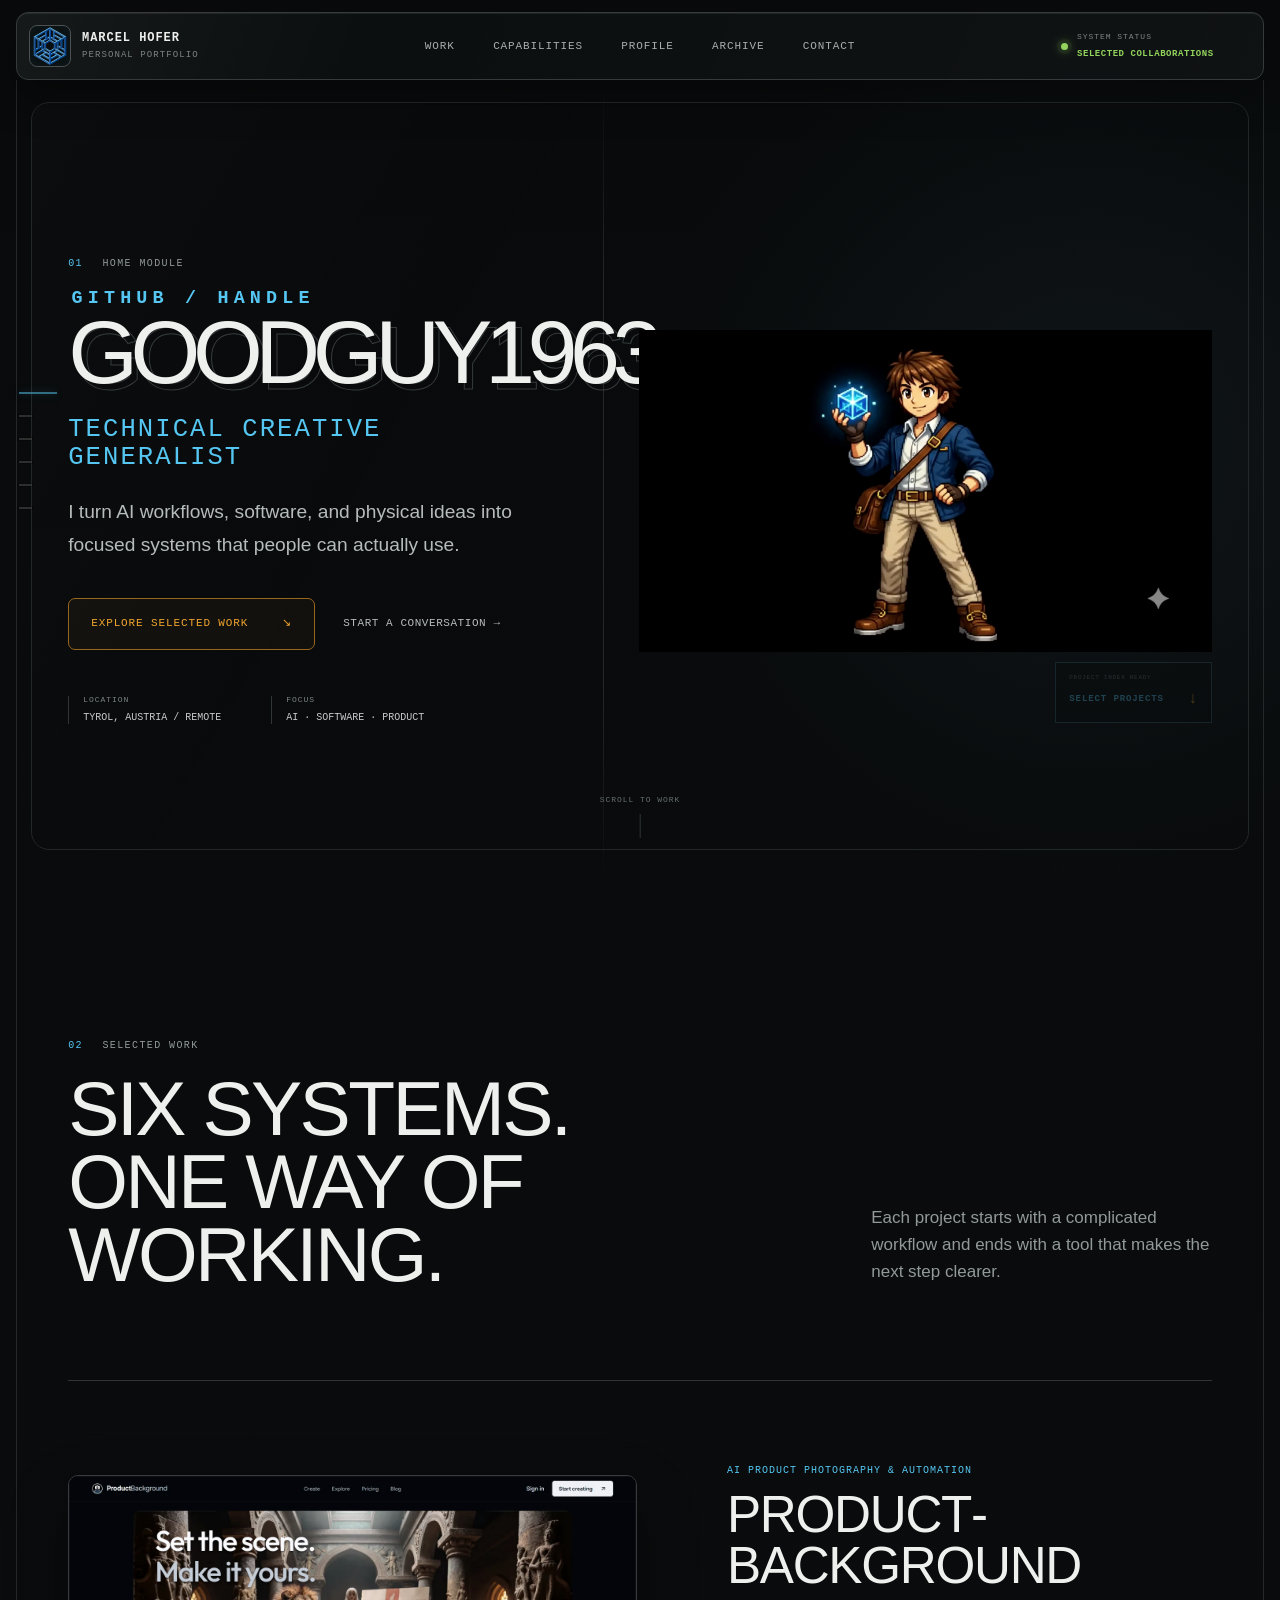
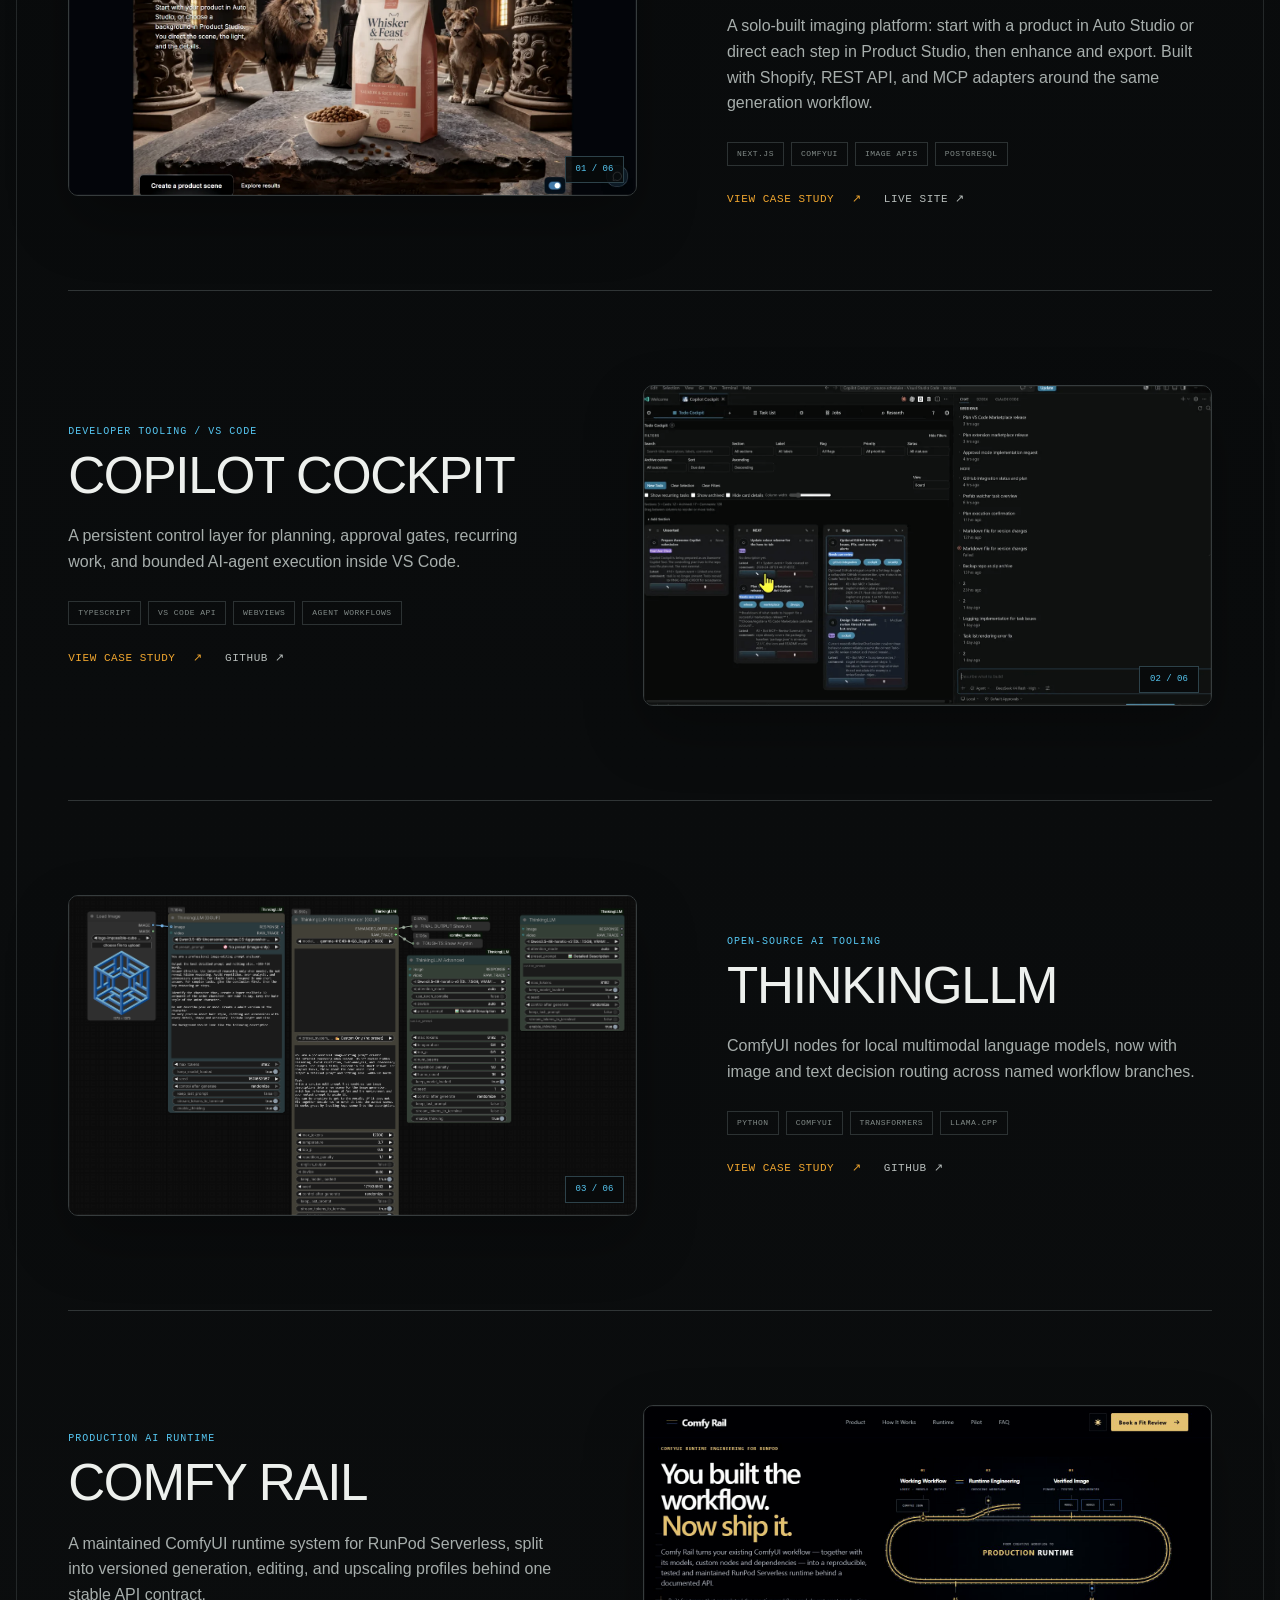
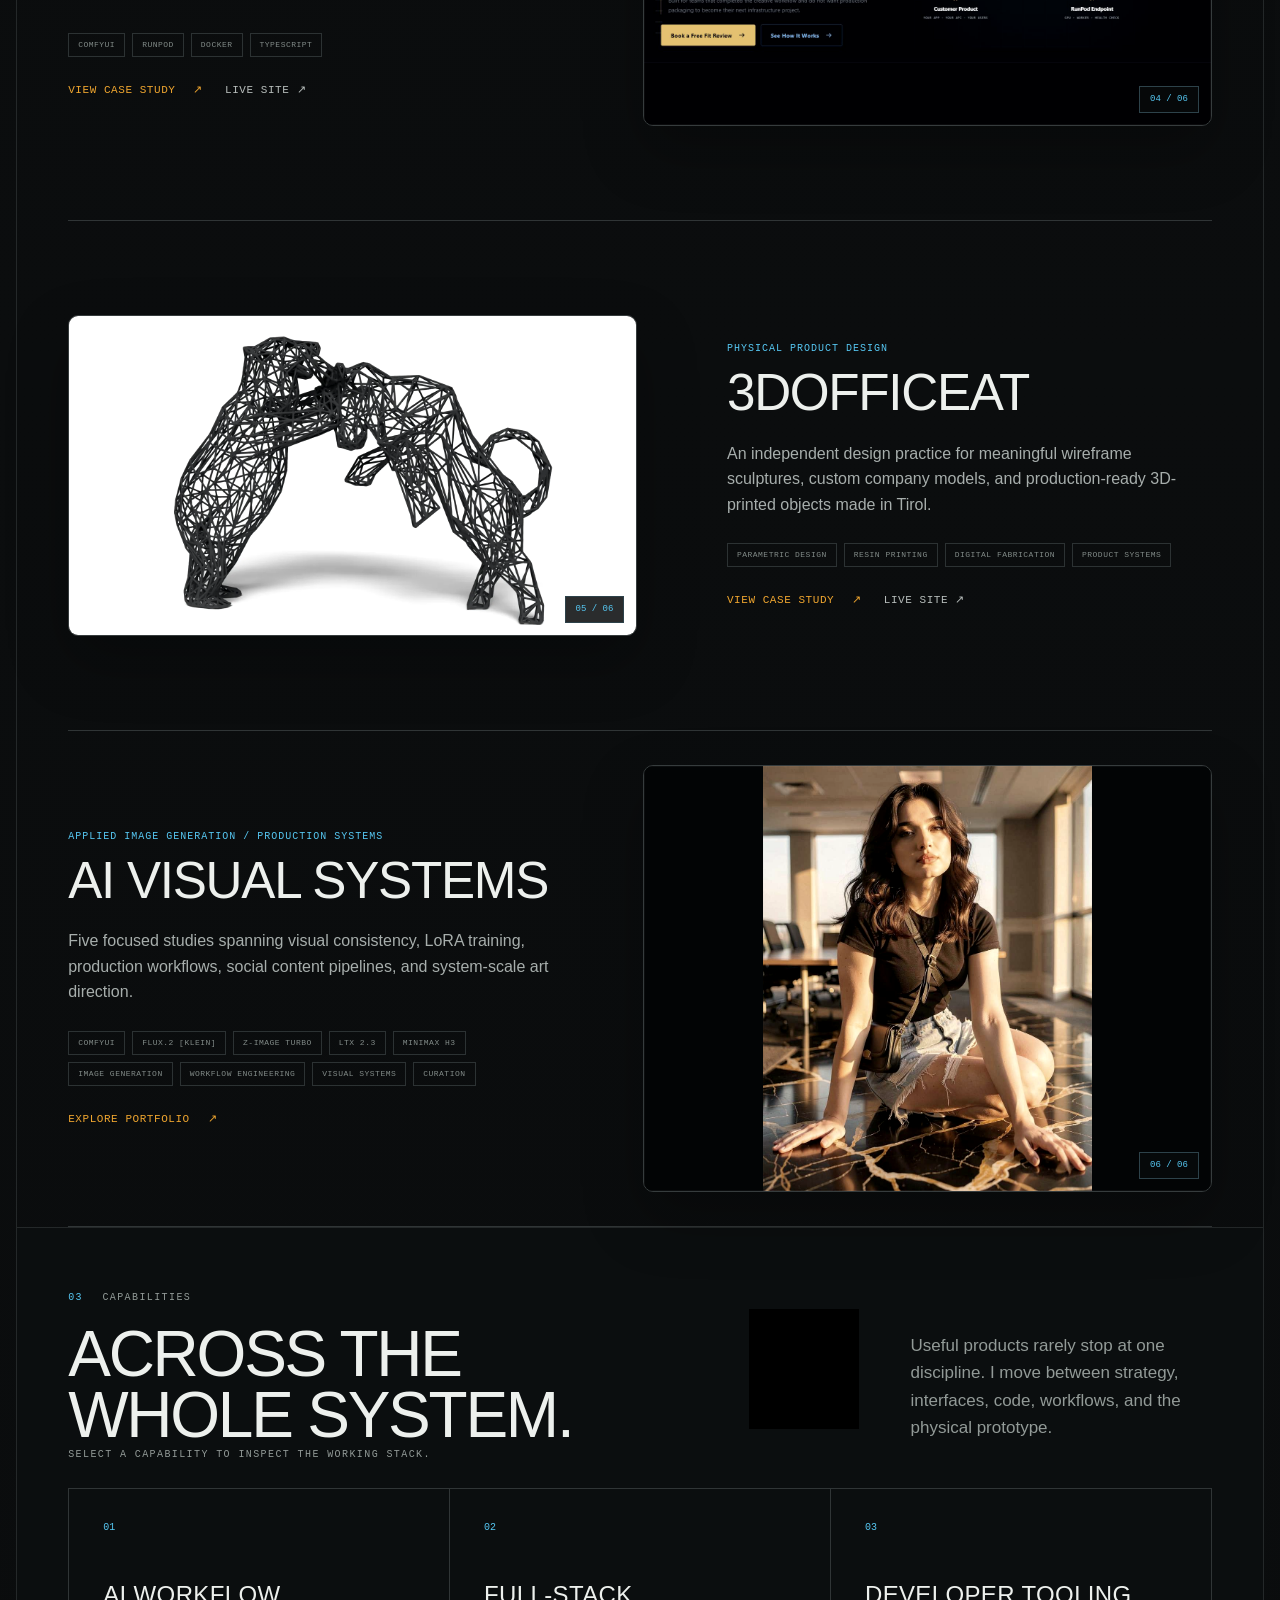
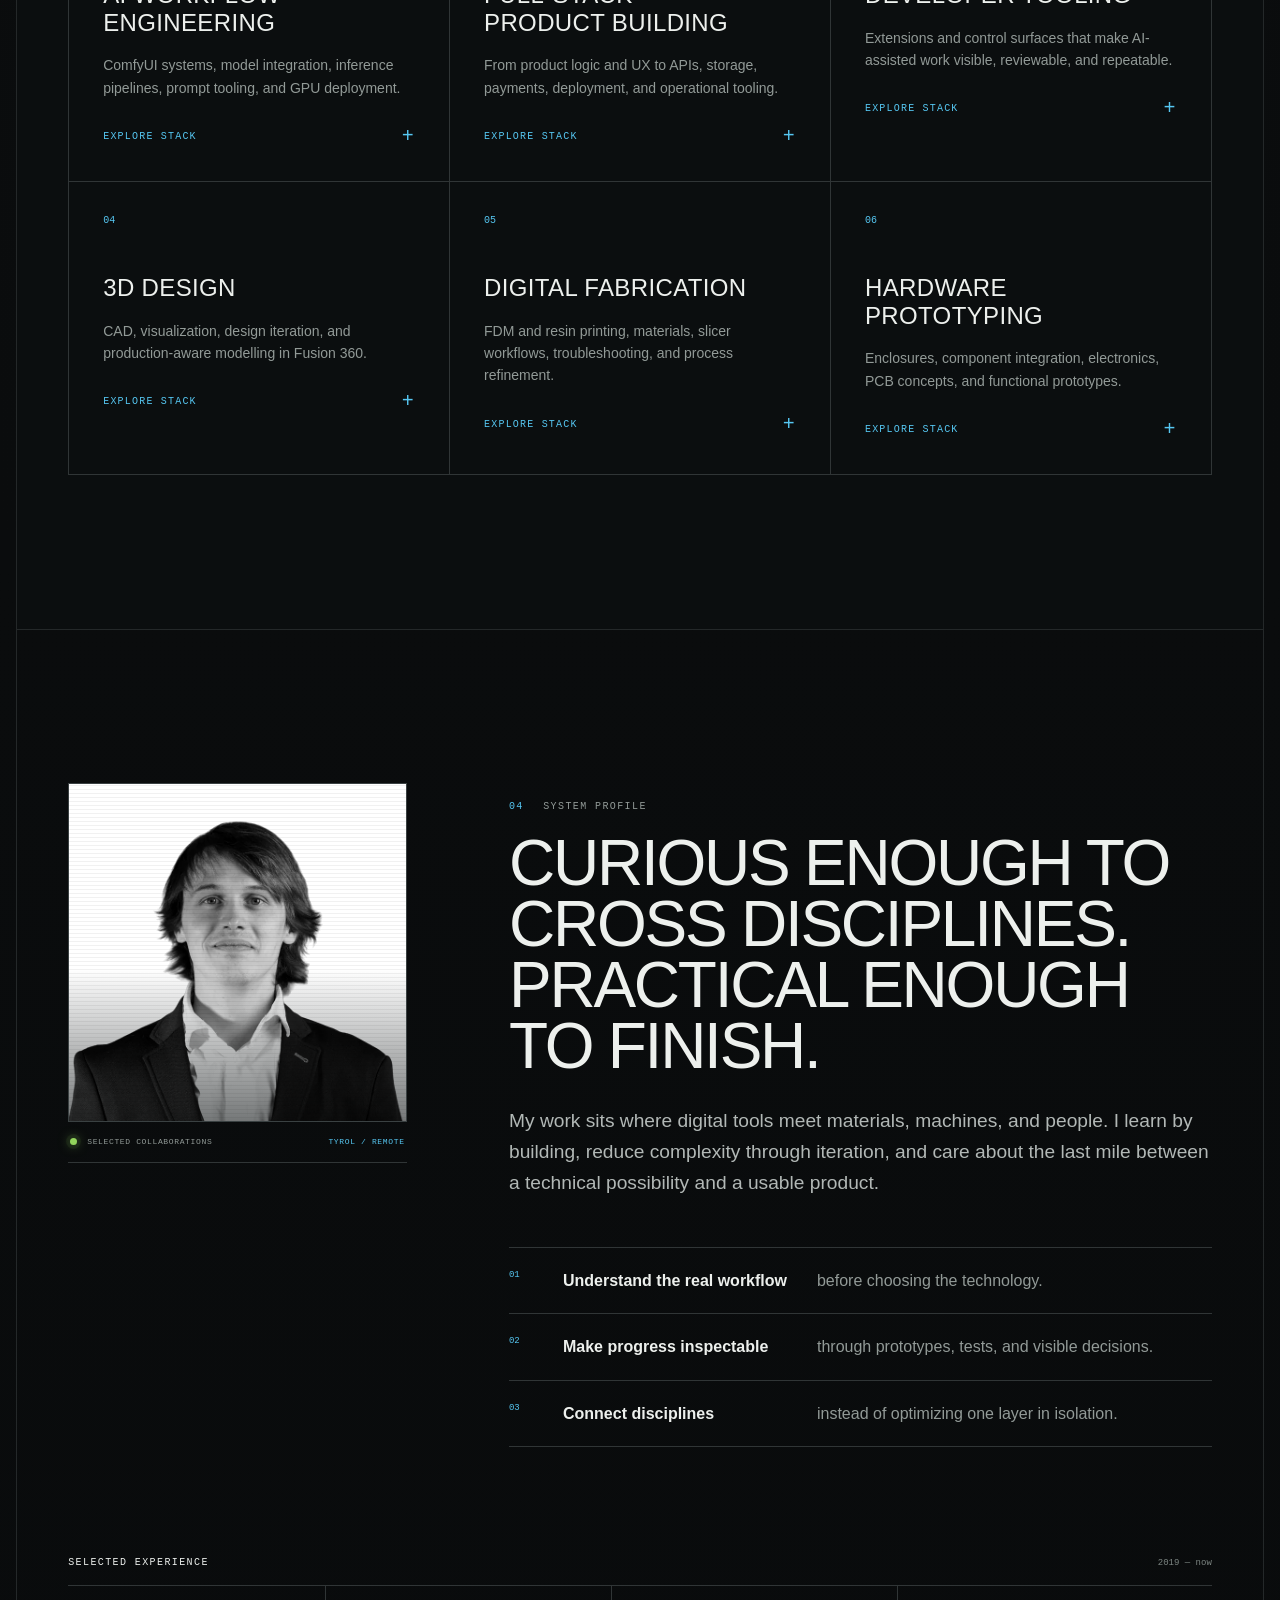
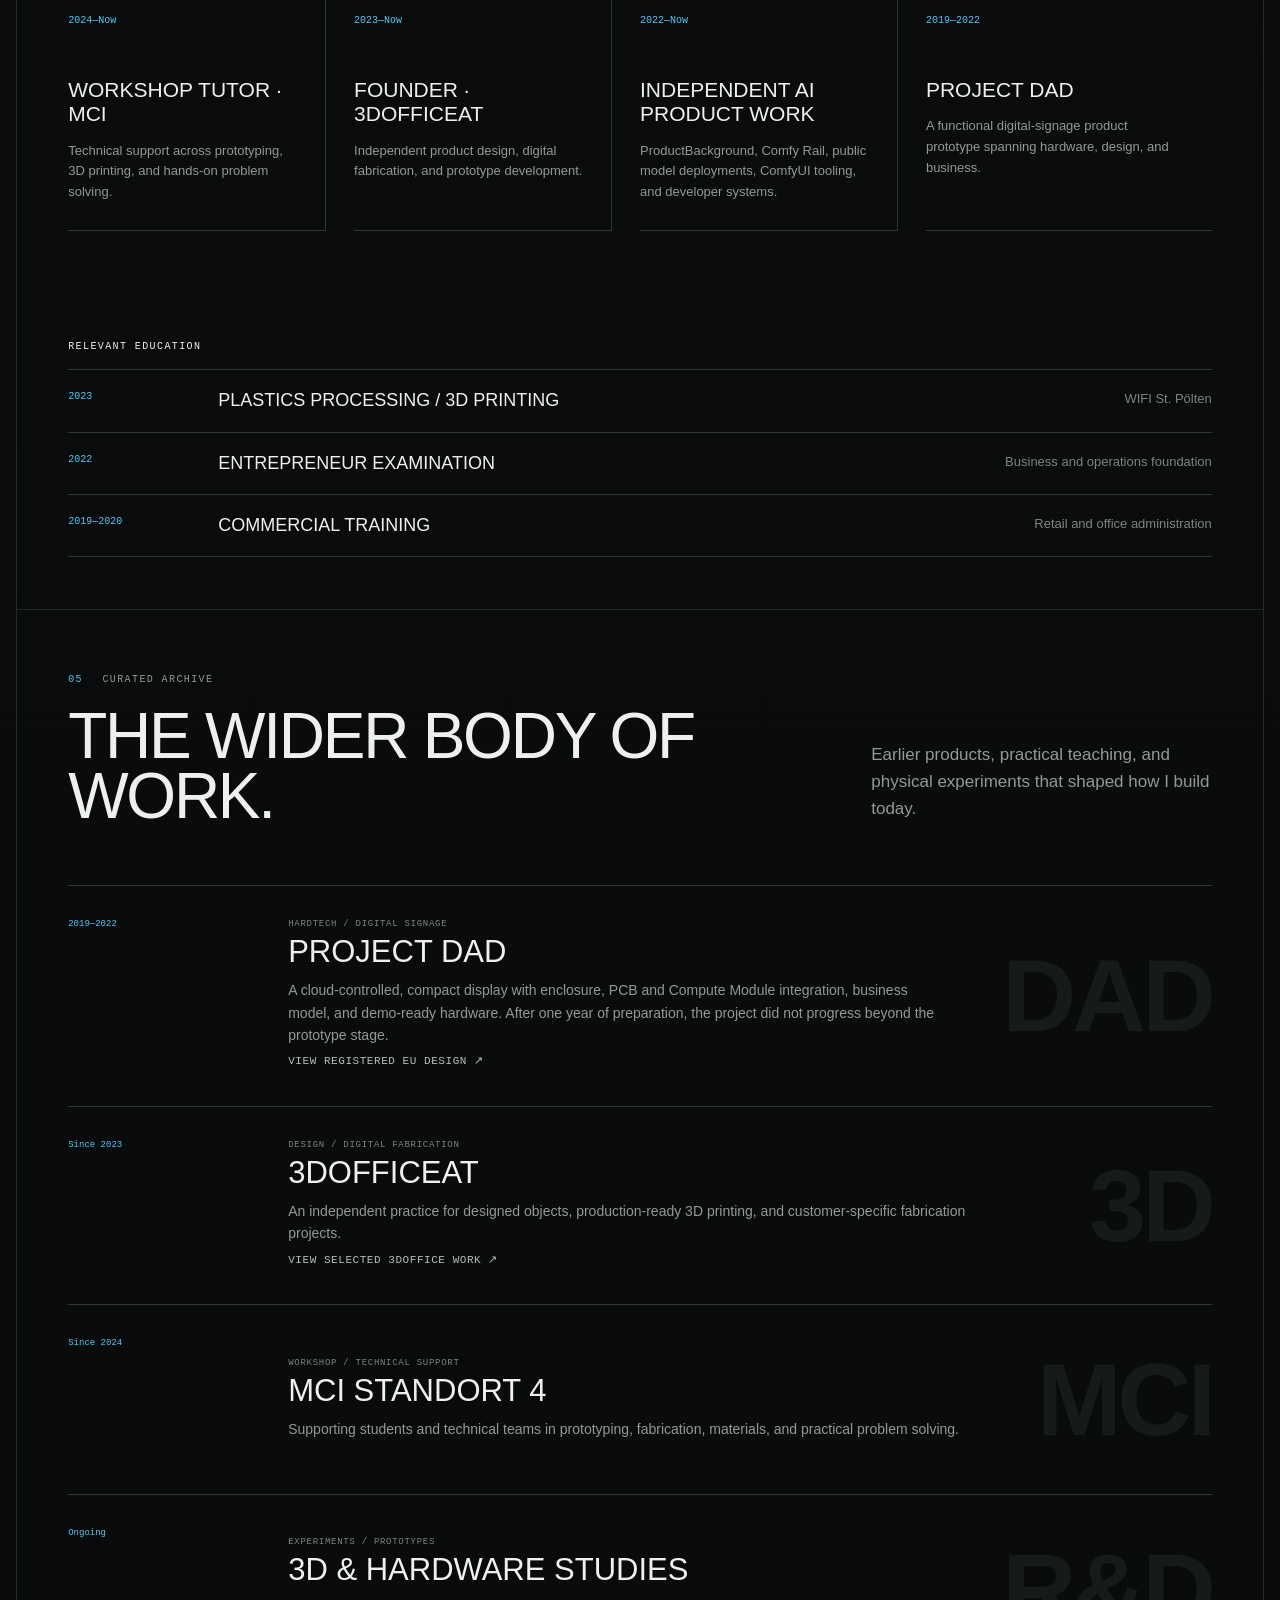
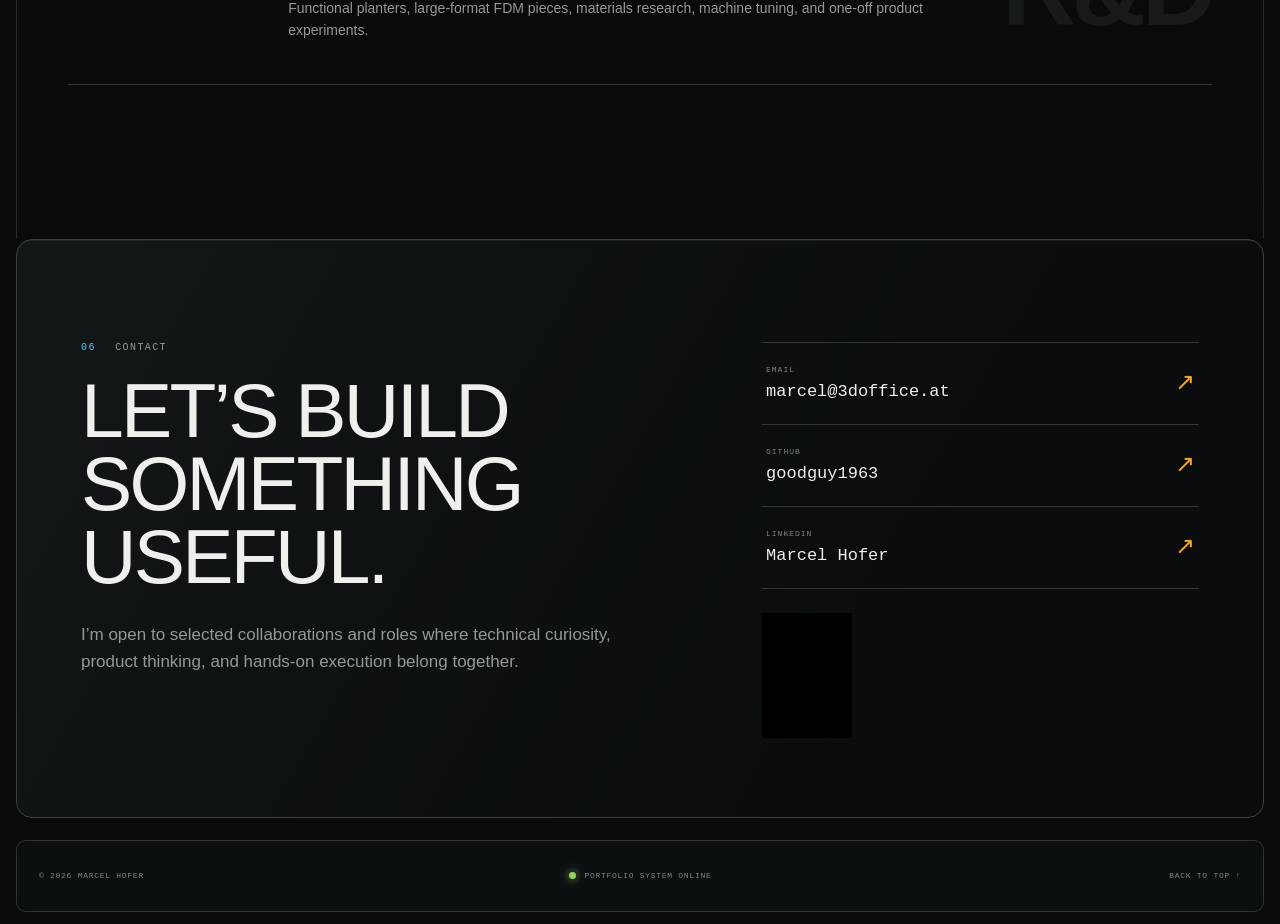
<file: index.html>
<!doctype html>
<html lang="en">
<head>
  <meta charset="utf-8">
  <meta name="viewport" content="width=device-width, initial-scale=1">
  <meta name="theme-color" content="#090b0c">
  <meta name="description" content="Marcel Hofer is a Technical Creative Generalist building AI workflows, software products, developer tools, and physical prototypes.">
  <meta property="og:type" content="website">
  <meta property="og:title" content="Marcel Hofer — Technical Creative Generalist">
  <meta property="og:description" content="AI workflows, software, product design, and physical prototyping — built into useful systems.">
  <meta property="og:image" content="https://goodguy1963.github.io/Portfolio/assets/images/social-preview.png">
  <meta property="og:url" content="https://goodguy1963.github.io/Portfolio/">
  <meta name="twitter:card" content="summary_large_image">
  <link rel="canonical" href="https://goodguy1963.github.io/Portfolio/">
  <script type="application/ld+json">
    {
      "@context": "https://schema.org",
      "@type": "Person",
      "name": "Marcel Hofer",
      "url": "https://goodguy1963.github.io/Portfolio/",
      "sameAs": [
        "https://github.com/goodguy1963",
        "https://www.linkedin.com/in/marcel-hofer-8646431b9"
      ]
    }
  </script>
  <link rel="icon" type="image/png" href="assets/images/3doffice-mark-v2.png">
  <link rel="stylesheet" href="assets/styles.css?v=42">
  <script src="assets/main.js?v=7" defer></script>
  <title>Marcel Hofer — Technical Creative Generalist</title>
</head>
<body data-page="home">
  <a class="skip-link" href="#main">Skip to content</a>

  <header class="site-header shell" data-header>
    <a class="brand" href="./" aria-label="Marcel Hofer, home">
      <span class="brand-mark" aria-hidden="true"><img src="assets/images/3doffice-mark-transparent.svg" alt=""></span>
      <span><strong>Marcel Hofer</strong><small>Personal Portfolio</small></span>
    </a>
    <button class="nav-toggle" type="button" aria-expanded="false" aria-controls="primary-nav">
      <span>Menu</span><i aria-hidden="true"></i>
    </button>
    <nav id="primary-nav" class="site-nav" aria-label="Primary navigation">
      <a href="#work">Work</a>
      <a href="#capabilities">Capabilities</a>
      <a href="#profile">Profile</a>
      <a href="#archive">Archive</a>
      <a href="#contact">Contact</a>
    </nav>
    <div class="system-state" aria-label="Current availability">
      <span class="status-light" aria-hidden="true"></span>
      <span><small>System status</small><strong>Selected collaborations</strong></span>
    </div>
  </header>

  <nav class="section-rail" aria-label="Page sections">
    <a href="#home" aria-label="Home" aria-current="location"><span>Home</span></a>
    <a href="#work" aria-label="Work"><span>Work</span></a>
    <a href="#capabilities" aria-label="Capabilities"><span>Capabilities</span></a>
    <a href="#profile" aria-label="Profile"><span>Profile</span></a>
    <a href="#archive" aria-label="Archive"><span>Archive</span></a>
    <a href="#contact" aria-label="Contact"><span>Contact</span></a>
  </nav>

  <main id="main">
    <section id="home" class="hero shell" aria-labelledby="hero-title">
      <div class="hero-copy" data-reveal>
        <p class="eyebrow"><span>01</span> Home module</p>
        <h1 id="hero-title"><span>GitHub / Handle</span><strong><span class="hero-handle-shadow" aria-hidden="true">GOODGUY1963</span>goodguy1963</strong></h1>
        <p class="role">Technical Creative Generalist</p>
        <p class="hero-lede">I turn AI workflows, software, and physical ideas into focused systems that people can actually use.</p>
        <div class="hero-actions">
          <a class="button button-primary" href="#work">Explore selected work <span aria-hidden="true">↘</span></a>
          <a class="text-link" href="#contact">Start a conversation <span aria-hidden="true">→</span></a>
        </div>
        <dl class="hero-meta">
          <div><dt>Location</dt><dd>Tyrol, Austria / Remote</dd></div>
          <div><dt>Focus</dt><dd>AI · Software · Product</dd></div>
        </dl>
      </div>

      <a class="hero-showcase" href="#work" data-hero-video-link data-reveal aria-label="Open selected projects">
        <video data-autoplay data-hero-video muted playsinline preload="auto" poster="assets/images/hero-projects-poster.webp">
          <source src="assets/media/hero-projects.mp4" type="video/mp4">
        </video>
        <img class="hero-hold-frame" src="assets/images/hero-projects-eyes-closed.webp" width="2048" height="1152" alt="" aria-hidden="true">
        <span class="hero-showcase-label"><small>Project index ready</small><strong>Select projects</strong><i aria-hidden="true">↓</i></span>
      </a>
      <a class="scroll-cue" href="#work"><span>Scroll to work</span><i aria-hidden="true"></i></a>
    </section>

    <section id="work" class="section shell" aria-labelledby="work-title">
      <header class="section-heading" data-reveal>
        <div><p class="eyebrow"><span>02</span> Selected work</p><h2 id="work-title">Six systems.<br>One way of working.</h2></div>
        <p>Each project starts with a complicated workflow and ends with a tool that makes the next step clearer.</p>
      </header>

      <div class="project-list">
        <article class="project project-featured" data-reveal>
          <a class="project-visual" href="cases/productbackground/" aria-label="Read the ProductBackground case study">
            <img src="assets/images/productbackground-home-2026-10.webp" width="1440" height="810" alt="Current ProductBackground homepage with a cat-food product in a lion hall and an Auto Studio creation entry point" loading="lazy">
            <span class="visual-index">01 / 06</span>
          </a>
          <div class="project-copy">
            <p class="project-kicker">AI product photography &amp; automation</p>
            <h3>Product&shy;Background</h3>
            <p>A solo-built imaging platform: start with a product in Auto Studio or direct each step in Product Studio, then enhance and export. Built with Shopify, REST API, and MCP adapters around the same generation workflow.</p>
            <ul class="tag-list" aria-label="ProductBackground technologies"><li>Next.js</li><li>ComfyUI</li><li>Image APIs</li><li>PostgreSQL</li></ul>
            <div class="case-actions"><a class="case-link" href="cases/productbackground/">View case study <span aria-hidden="true">↗</span></a><a class="text-link" href="https://productbackground.com">Live site <span aria-hidden="true">↗</span></a></div>
          </div>
        </article>

        <article class="project" data-reveal>
          <a class="project-visual" href="cases/copilot-cockpit/" aria-label="Read the Copilot Cockpit case study">
            <img src="assets/images/copilot-cockpit-poster.webp" width="1440" height="759" alt="Copilot Cockpit extension interface" loading="lazy">
            <span class="visual-index">02 / 06</span>
          </a>
          <div class="project-copy">
            <p class="project-kicker">Developer tooling / VS Code</p>
            <h3>Copilot Cockpit</h3>
            <p>A persistent control layer for planning, approval gates, recurring work, and bounded AI-agent execution inside VS Code.</p>
            <ul class="tag-list" aria-label="Copilot Cockpit technologies"><li>TypeScript</li><li>VS Code API</li><li>Webviews</li><li>Agent workflows</li></ul>
            <div class="case-actions"><a class="case-link" href="cases/copilot-cockpit/">View case study <span aria-hidden="true">↗</span></a><a class="text-link" href="https://github.com/goodguy1963/Copilot-Cockpit">GitHub <span aria-hidden="true">↗</span></a></div>
          </div>
        </article>

        <article class="project" data-reveal>
          <a class="project-visual" href="cases/thinkingllm/" aria-label="Read the ThinkingLLM case study">
            <img src="assets/images/thinkingllm-ui.png" width="2542" height="1532" alt="ThinkingLLM nodes in a ComfyUI workflow" loading="lazy">
            <span class="visual-index">03 / 06</span>
          </a>
          <div class="project-copy">
            <p class="project-kicker">Open-source AI tooling</p>
            <h3>ThinkingLLM</h3>
            <p>ComfyUI nodes for local multimodal language models, now with image and text decision routing across named workflow branches.</p>
            <ul class="tag-list" aria-label="ThinkingLLM technologies"><li>Python</li><li>ComfyUI</li><li>Transformers</li><li>llama.cpp</li></ul>
            <div class="case-actions"><a class="case-link" href="cases/thinkingllm/">View case study <span aria-hidden="true">↗</span></a><a class="text-link" href="https://github.com/goodguy1963/ComfyUI-ThinkingLLM">GitHub <span aria-hidden="true">↗</span></a></div>
          </div>
        </article>

        <article class="project" data-reveal>
          <a class="project-visual" href="cases/comfy-rail/" aria-label="Read the Comfy Rail case study">
            <img src="assets/images/comfy-rail-social-preview.png" width="1440" height="810" alt="Current Comfy Rail homepage showing the production runtime route from ComfyUI workflow to RunPod endpoint" loading="lazy">
            <span class="visual-index">04 / 06</span>
          </a>
          <div class="project-copy">
            <p class="project-kicker">Production AI runtime</p>
            <h3>Comfy Rail</h3>
            <p>A maintained ComfyUI runtime system for RunPod Serverless, split into versioned generation, editing, and upscaling profiles behind one stable API contract.</p>
            <ul class="tag-list" aria-label="Comfy Rail technologies"><li>ComfyUI</li><li>RunPod</li><li>Docker</li><li>TypeScript</li></ul>
            <div class="case-actions"><a class="case-link" href="cases/comfy-rail/">View case study <span aria-hidden="true">↗</span></a><a class="text-link" href="https://comfyrail.dev">Live site <span aria-hidden="true">↗</span></a></div>
          </div>
        </article>

        <article class="project" data-reveal>
          <a class="project-visual" href="cases/3doffice/" aria-label="Read the 3DOfficeAT case study">
            <img src="assets/images/3doffice-hero.webp" width="1600" height="900" alt="Black Bull and Bear wireframe sculpture by 3DOfficeAT" loading="lazy">
            <span class="visual-index">05 / 06</span>
          </a>
          <div class="project-copy">
            <p class="project-kicker">Physical product design</p>
            <h3>3DOfficeAT</h3>
            <p>An independent design practice for meaningful wireframe sculptures, custom company models, and production-ready 3D-printed objects made in Tirol.</p>
            <ul class="tag-list" aria-label="3DOfficeAT capabilities"><li>Parametric design</li><li>Resin printing</li><li>Digital fabrication</li><li>Product systems</li></ul>
            <div class="case-actions"><a class="case-link" href="cases/3doffice/">View case study <span aria-hidden="true">↗</span></a><a class="text-link" href="https://3doffice.at">Live site <span aria-hidden="true">↗</span></a></div>
          </div>
        </article>

        <article class="project" data-reveal>
          <a class="project-visual" href="cases/ai-visual-systems/" aria-label="Explore the AI Visual Systems portfolio">
            <img class="project-cover-character" src="assets/images/character-consistency/black-denim-01-sunlit-close-up.jpg" width="900" height="1163" alt="Editorial character image representing the AI Visual Systems portfolio" loading="lazy" decoding="async">
            <span class="visual-index">06 / 06</span>
          </a>
          <div class="project-copy">
            <p class="project-kicker">Applied image generation / production systems</p>
            <h3>AI Visual Systems</h3>
            <p>Five focused studies spanning visual consistency, LoRA training, production workflows, social content pipelines, and system-scale art direction.</p>
            <ul class="tag-list" aria-label="AI Visual Systems technologies and capabilities"><li>ComfyUI</li><li>FLUX.2 [klein]</li><li>Z-Image Turbo</li><li>LTX 2.3</li><li>MiniMax H3</li><li>Image generation</li><li>Workflow engineering</li><li>Visual systems</li><li>Curation</li></ul>
            <div class="case-actions"><a class="case-link" href="cases/ai-visual-systems/">Explore portfolio <span aria-hidden="true">↗</span></a></div>
          </div>
        </article>
      </div>
    </section>

    <section id="capabilities" class="section capabilities shell" aria-labelledby="capabilities-title">
      <header class="section-heading compact animated-heading" data-reveal>
        <div><p class="eyebrow"><span>03</span> Capabilities</p><h2 id="capabilities-title">Across the whole system.</h2></div>
        <div class="heading-character heading-character-kick" aria-label="Roundhouse kick animation">
          <iframe src="assets/interactive/roundhouse-kick.html?v=4" title="Animated pixel-art roundhouse kick" loading="lazy" sandbox="allow-scripts"></iframe>
        </div>
        <p>Useful products rarely stop at one discipline. I move between strategy, interfaces, code, workflows, and the physical prototype.</p>
      </header>
      <p class="capability-instruction" data-reveal>Select a capability to inspect the working stack.</p>
      <div class="capability-grid" data-capability-grid>
        <details class="capability-card" data-reveal>
          <summary>
            <span class="capability-number">01</span>
            <span class="capability-summary"><strong>AI Workflow Engineering</strong><span>ComfyUI systems, model integration, inference pipelines, prompt tooling, and GPU deployment.</span></span>
            <span class="capability-toggle" aria-hidden="true"><span class="when-closed">Explore stack</span><span class="when-open">Close stack</span><b>+</b></span>
          </summary>
          <div class="capability-detail">
            <div class="capability-focus"><span>Working focus</span><p>I build controlled image and language-model pipelines that move from experimentation into reviewable, repeatable production.</p></div>
            <div class="capability-stack">
              <section><h4>Core</h4><ul><li>Python</li><li>ComfyUI</li><li>PyTorch / Transformers</li><li>Hugging Face</li><li>RunPod</li><li>Docker</li></ul></section>
              <section><h4>Familiar</h4><ul><li>llama.cpp / GGUF</li><li>Replicate</li><li>LoRA / ai-toolkit</li><li>FLUX.2</li><li>Z-Image Turbo</li><li>LTX 2.3</li><li>MiniMax H3</li></ul></section>
            </div>
            <div class="capability-proof"><span>Applied in</span><div><a href="cases/ai-visual-systems/">AI Visual Systems <b aria-hidden="true">↗</b></a><a href="cases/thinkingllm/">ThinkingLLM <b aria-hidden="true">↗</b></a><a href="cases/comfy-rail/">Comfy Rail <b aria-hidden="true">↗</b></a></div></div>
          </div>
        </details>

        <details class="capability-card" data-reveal>
          <summary>
            <span class="capability-number">02</span>
            <span class="capability-summary"><strong>Full-Stack Product Building</strong><span>From product logic and UX to APIs, storage, payments, deployment, and operational tooling.</span></span>
            <span class="capability-toggle" aria-hidden="true"><span class="when-closed">Explore stack</span><span class="when-open">Close stack</span><b>+</b></span>
          </summary>
          <div class="capability-detail">
            <div class="capability-focus"><span>Working focus</span><p>I carry a product from interface and business logic through persistence, payments, deployment, diagnostics, and day-to-day operation.</p></div>
            <div class="capability-stack capability-stack--three">
              <section><h4>Core</h4><ul><li>TypeScript</li><li>JavaScript</li><li>HTML / CSS</li><li>SQL</li><li>Next.js</li><li>React</li><li>Node.js</li></ul></section>
              <section><h4>Tools</h4><ul><li>Supabase</li><li>PostgreSQL</li><li>Prisma</li><li>Stripe</li><li>Authentication</li></ul></section>
              <section><h4>Familiar</h4><ul><li>Sentry</li><li>GitHub Actions</li><li>Jest</li><li>Playwright</li></ul></section>
            </div>
            <div class="capability-proof"><span>Applied in</span><div><a href="cases/productbackground/">ProductBackground <b aria-hidden="true">↗</b></a></div></div>
          </div>
        </details>

        <details class="capability-card" data-reveal>
          <summary>
            <span class="capability-number">03</span>
            <span class="capability-summary"><strong>Developer Tooling</strong><span>Extensions and control surfaces that make AI-assisted work visible, reviewable, and repeatable.</span></span>
            <span class="capability-toggle" aria-hidden="true"><span class="when-closed">Explore stack</span><span class="when-open">Close stack</span><b>+</b></span>
          </summary>
          <div class="capability-detail">
            <div class="capability-focus"><span>Working focus</span><p>I design tools around the real operating loop: capture work, make state visible, add review gates, and keep execution controllable.</p></div>
            <div class="capability-stack">
              <section><h4>Core</h4><ul><li>TypeScript</li><li>VS Code API</li><li>Webviews</li><li>MCP</li><li>SQLite / SQL.js</li></ul></section>
              <section><h4>Tools & patterns</h4><ul><li>Zod</li><li>esbuild</li><li>Scheduling / Cron</li><li>Workspace persistence</li><li>Extension packaging</li></ul></section>
            </div>
            <div class="capability-proof"><span>Applied in</span><div><a href="cases/copilot-cockpit/">Copilot Cockpit <b aria-hidden="true">↗</b></a></div></div>
          </div>
        </details>

        <details class="capability-card" data-reveal>
          <summary>
            <span class="capability-number">04</span>
            <span class="capability-summary"><strong>3D Design</strong><span>CAD, visualization, design iteration, and production-aware modelling in Fusion 360.</span></span>
            <span class="capability-toggle" aria-hidden="true"><span class="when-closed">Explore stack</span><span class="when-open">Close stack</span><b>+</b></span>
          </summary>
          <div class="capability-detail">
            <div class="capability-focus"><span>Working focus</span><p>Parametric CAD, mesh repair, visualization, and design decisions shaped by how the object will actually be produced.</p></div>
            <div class="capability-stack">
              <section><h4>Core</h4><ul><li>Fusion 360</li><li>Meshmixer</li><li>Parametric CAD</li><li>Production modelling</li></ul></section>
              <section><h4>Familiar</h4><ul><li>Blender</li><li>Adobe Dimension</li><li>MeshLab</li><li>Mesh optimization</li></ul></section>
            </div>
            <div class="capability-proof"><span>Applied in</span><div><a href="cases/3doffice/">3DOfficeAT <b aria-hidden="true">↗</b></a><a href="#archive">Project DAD <b aria-hidden="true">↓</b></a></div></div>
          </div>
        </details>

        <details class="capability-card" data-reveal>
          <summary>
            <span class="capability-number">05</span>
            <span class="capability-summary"><strong>Digital Fabrication</strong><span>FDM and resin printing, materials, slicer workflows, troubleshooting, and process refinement.</span></span>
            <span class="capability-toggle" aria-hidden="true"><span class="when-closed">Explore stack</span><span class="when-open">Close stack</span><b>+</b></span>
          </summary>
          <div class="capability-detail">
            <div class="capability-focus"><span>Working focus</span><p>I connect material choice, machine setup, slicing, maintenance, and design adaptation to make difficult prints repeatable.</p></div>
            <div class="capability-stack capability-stack--three">
              <section><h4>Core</h4><ul><li>FDM printing</li><li>Resin printing</li><li>Cura</li><li>PrusaSlicer</li><li>CHITUBOX</li></ul></section>
              <section><h4>Materials</h4><ul><li>PLA</li><li>PETG</li><li>ASA</li><li>TPU</li><li>Standard resin</li><li>Strong resin</li></ul></section>
              <section><h4>Familiar</h4><ul><li>Multi-material printing</li><li>Trotec laser</li><li>Printer maintenance</li><li>Process troubleshooting</li></ul></section>
            </div>
            <div class="capability-proof"><span>Applied in</span><div><a href="cases/3doffice/">3DOfficeAT <b aria-hidden="true">↗</b></a><a href="#profile">MCI workshop work <b aria-hidden="true">↓</b></a></div></div>
          </div>
        </details>

        <details class="capability-card" data-reveal>
          <summary>
            <span class="capability-number">06</span>
            <span class="capability-summary"><strong>Hardware Prototyping</strong><span>Enclosures, component integration, electronics, PCB concepts, and functional prototypes.</span></span>
            <span class="capability-toggle" aria-hidden="true"><span class="when-closed">Explore stack</span><span class="when-open">Close stack</span><b>+</b></span>
          </summary>
          <div class="capability-detail">
            <div class="capability-focus"><span>Working focus</span><p>I bring electronics, mechanical packaging, and fabricated parts together early enough to expose real integration problems.</p></div>
            <div class="capability-stack">
              <section><h4>Core</h4><ul><li>Raspberry Pi CM4</li><li>Connector PCB</li><li>Enclosure integration</li><li>Soldering</li><li>Multimeter</li></ul></section>
              <section><h4>Familiar</h4><ul><li>Robotics environments</li><li>Prototype diagnostics</li></ul></section>
            </div>
            <div class="capability-proof"><span>Applied in</span><div><a href="#archive">Project DAD <b aria-hidden="true">↓</b></a></div></div>
          </div>
        </details>
      </div>
    </section>

    <section id="profile" class="section profile shell" aria-labelledby="profile-title">
      <div class="profile-portrait" data-reveal>
        <div class="portrait-frame"><img src="assets/images/marcel-hofer.webp" width="720" height="720" alt="Portrait of Marcel Hofer" loading="lazy"></div>
        <div class="portrait-status"><span class="status-light"></span><span>Selected collaborations</span><b>Tyrol / Remote</b></div>
      </div>
      <div class="profile-copy" data-reveal>
        <p class="eyebrow"><span>04</span> System profile</p>
        <h2 id="profile-title">Curious enough to cross disciplines. Practical enough to finish.</h2>
        <p class="profile-intro">My work sits where digital tools meet materials, machines, and people. I learn by building, reduce complexity through iteration, and care about the last mile between a technical possibility and a usable product.</p>
        <div class="profile-principles">
          <p><span>01</span><strong>Understand the real workflow</strong> before choosing the technology.</p>
          <p><span>02</span><strong>Make progress inspectable</strong> through prototypes, tests, and visible decisions.</p>
          <p><span>03</span><strong>Connect disciplines</strong> instead of optimizing one layer in isolation.</p>
        </div>
      </div>

      <div class="timeline-panel" data-reveal>
        <header><p class="eyebrow">Selected experience</p><span>2019 — now</span></header>
        <ol class="timeline">
          <li><time datetime="2024">2024—Now</time><div><h3>Workshop Tutor · MCI</h3><p>Technical support across prototyping, 3D printing, and hands-on problem solving.</p></div></li>
          <li><time datetime="2023">2023—Now</time><div><h3>Founder · 3DOfficeAT</h3><p>Independent product design, digital fabrication, and prototype development.</p></div></li>
          <li><time>2022—Now</time><div><h3>Independent AI Product Work</h3><p>ProductBackground, Comfy Rail, public model deployments, ComfyUI tooling, and developer systems.</p></div></li>
          <li><time>2019—2022</time><div><h3>Project DAD</h3><p>A functional digital-signage product prototype spanning hardware, design, and business.</p></div></li>
        </ol>
      </div>

      <div class="education-panel" data-reveal>
        <header><p class="eyebrow">Relevant education</p></header>
        <dl>
          <div><dt>2023</dt><dd><strong>Plastics Processing / 3D Printing</strong><span>WIFI St. Pölten</span></dd></div>
          <div><dt>2022</dt><dd><strong>Entrepreneur Examination</strong><span>Business and operations foundation</span></dd></div>
          <div><dt>2019—2020</dt><dd><strong>Commercial Training</strong><span>Retail and office administration</span></dd></div>
        </dl>
      </div>
    </section>

    <section id="archive" class="section archive shell" aria-labelledby="archive-title">
      <header class="section-heading compact" data-reveal>
        <div><p class="eyebrow"><span>05</span> Curated archive</p><h2 id="archive-title">The wider body of work.</h2></div>
        <p>Earlier products, practical teaching, and physical experiments that shaped how I build today.</p>
      </header>
      <div class="archive-list">
        <article data-reveal><span>2019—2022</span><div><p>Hardtech / Digital signage</p><h3>Project DAD</h3><p>A cloud-controlled, compact display with enclosure, PCB and Compute Module integration, business model, and demo-ready hardware. After one year of preparation, the project did not progress beyond the prototype stage.</p><a class="text-link" href="https://euipo.europa.eu/eSearch/#details/designs/015003811-0001">View registered EU design <span aria-hidden="true">↗</span></a></div><b aria-hidden="true">DAD</b></article>
        <article data-reveal><span>Since 2023</span><div><p>Design / Digital fabrication</p><h3>3DOfficeAT</h3><p>An independent practice for designed objects, production-ready 3D printing, and customer-specific fabrication projects.</p><a class="text-link" href="cases/3doffice/">View selected 3DOffice work <span aria-hidden="true">↗</span></a></div><b aria-hidden="true">3D</b></article>
        <article data-reveal><span>Since 2024</span><div><p>Workshop / Technical support</p><h3>MCI Standort 4</h3><p>Supporting students and technical teams in prototyping, fabrication, materials, and practical problem solving.</p></div><b aria-hidden="true">MCI</b></article>
        <article data-reveal><span>Ongoing</span><div><p>Experiments / Prototypes</p><h3>3D & Hardware Studies</h3><p>Functional planters, large-format FDM pieces, materials research, machine tuning, and one-off product experiments.</p></div><b aria-hidden="true">R&amp;D</b></article>
      </div>
    </section>

    <section id="contact" class="contact shell" aria-labelledby="contact-title" data-reveal>
      <div>
        <p class="eyebrow"><span>06</span> Contact</p>
        <h2 id="contact-title">Let’s build something useful.</h2>
        <p>I’m open to selected collaborations and roles where technical curiosity, product thinking, and hands-on execution belong together.</p>
      </div>
      <div class="contact-panel">
        <div class="contact-links">
          <a href="mailto:marcel@3doffice.at"><span><small>Email</small>marcel@3doffice.at</span><b aria-hidden="true">↗</b></a>
          <a href="https://github.com/goodguy1963" rel="me"><span><small>GitHub</small>goodguy1963</span><b aria-hidden="true">↗</b></a>
          <a href="https://www.linkedin.com/in/marcel-hofer-8646431b9" rel="me"><span><small>LinkedIn</small>Marcel Hofer</span><b aria-hidden="true">↗</b></a>
        </div>
        <div class="heading-character heading-character-wave contact-character" aria-label="Waving pixel-art character">
          <iframe src="assets/interactive/waving-character.html?v=2" title="Animated waving pixel-art character" loading="lazy" sandbox="allow-scripts"></iframe>
        </div>
      </div>
    </section>
  </main>

  <footer class="site-footer shell">
    <p>© <span data-year>2026</span> Marcel Hofer</p>
    <p class="footer-status"><span class="status-light"></span>Portfolio system online</p>
    <a href="#main">Back to top ↑</a>
  </footer>
</body>
</html>
</file>
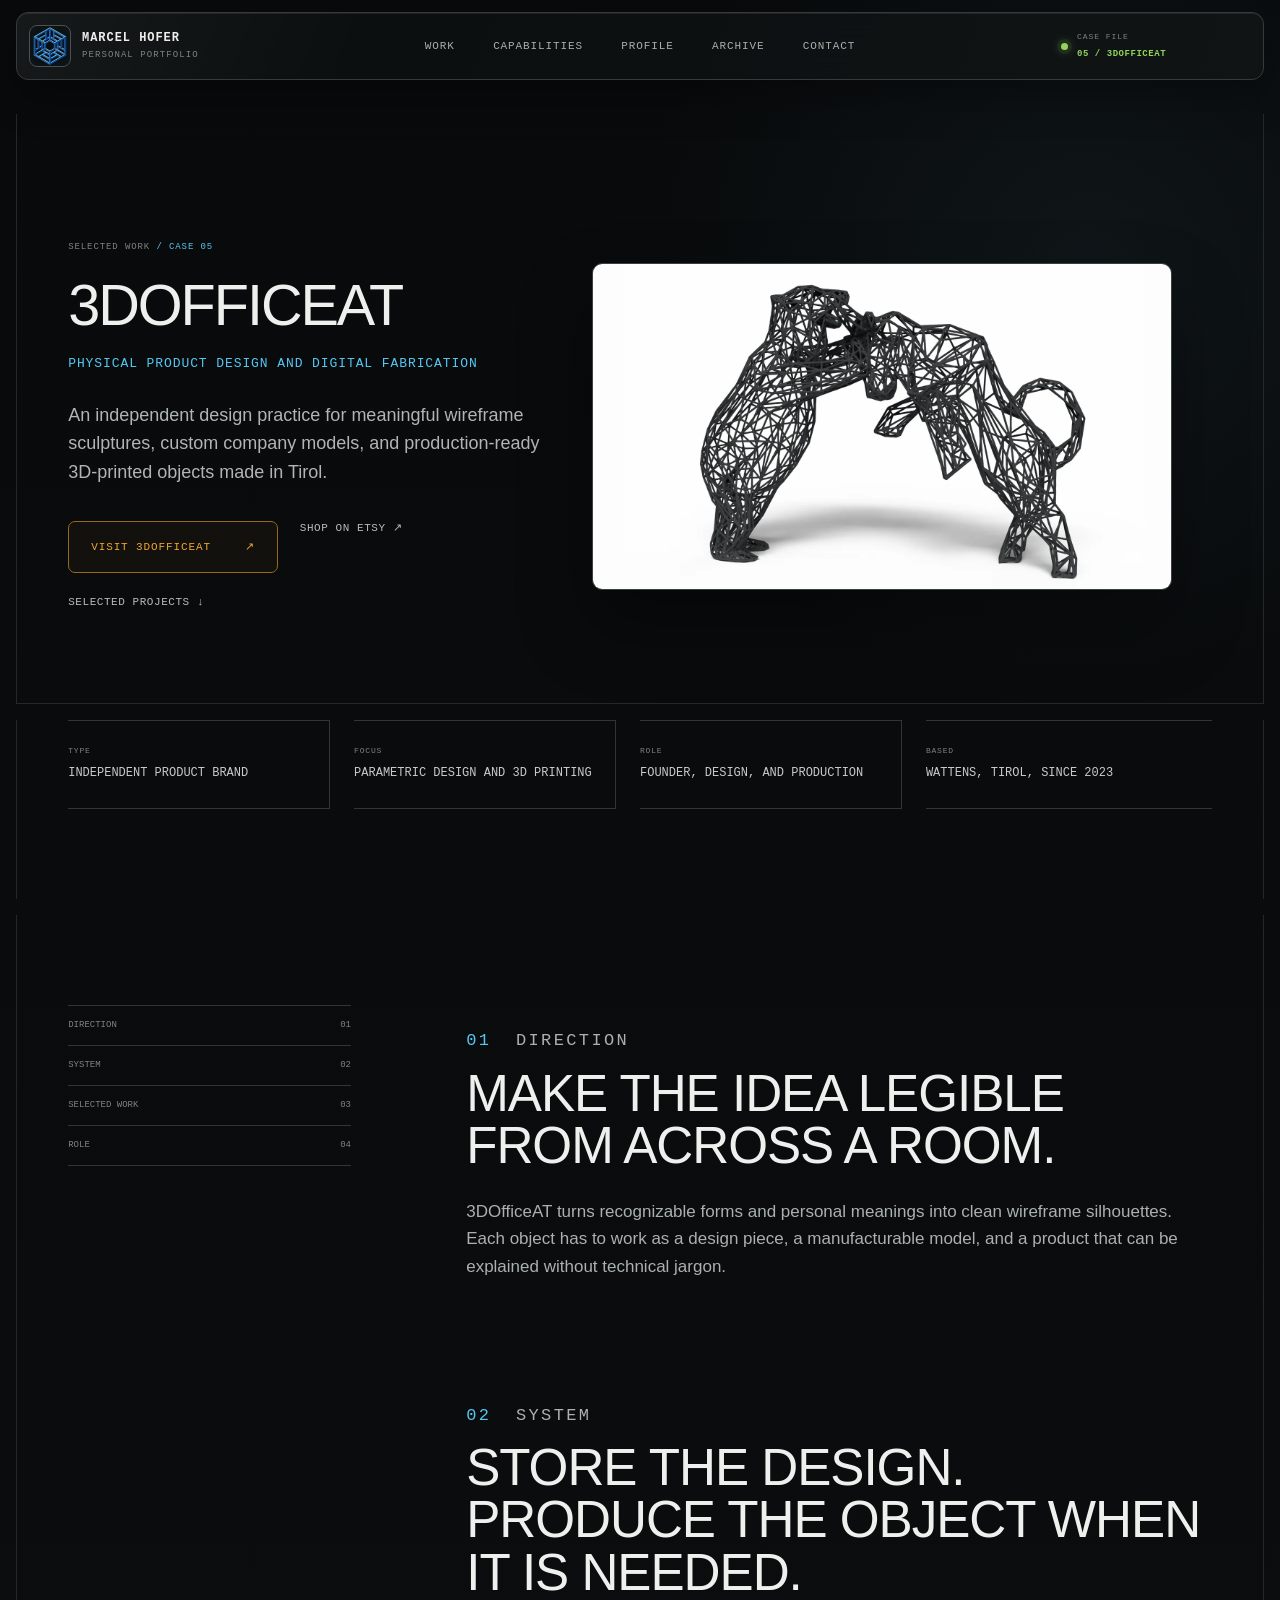
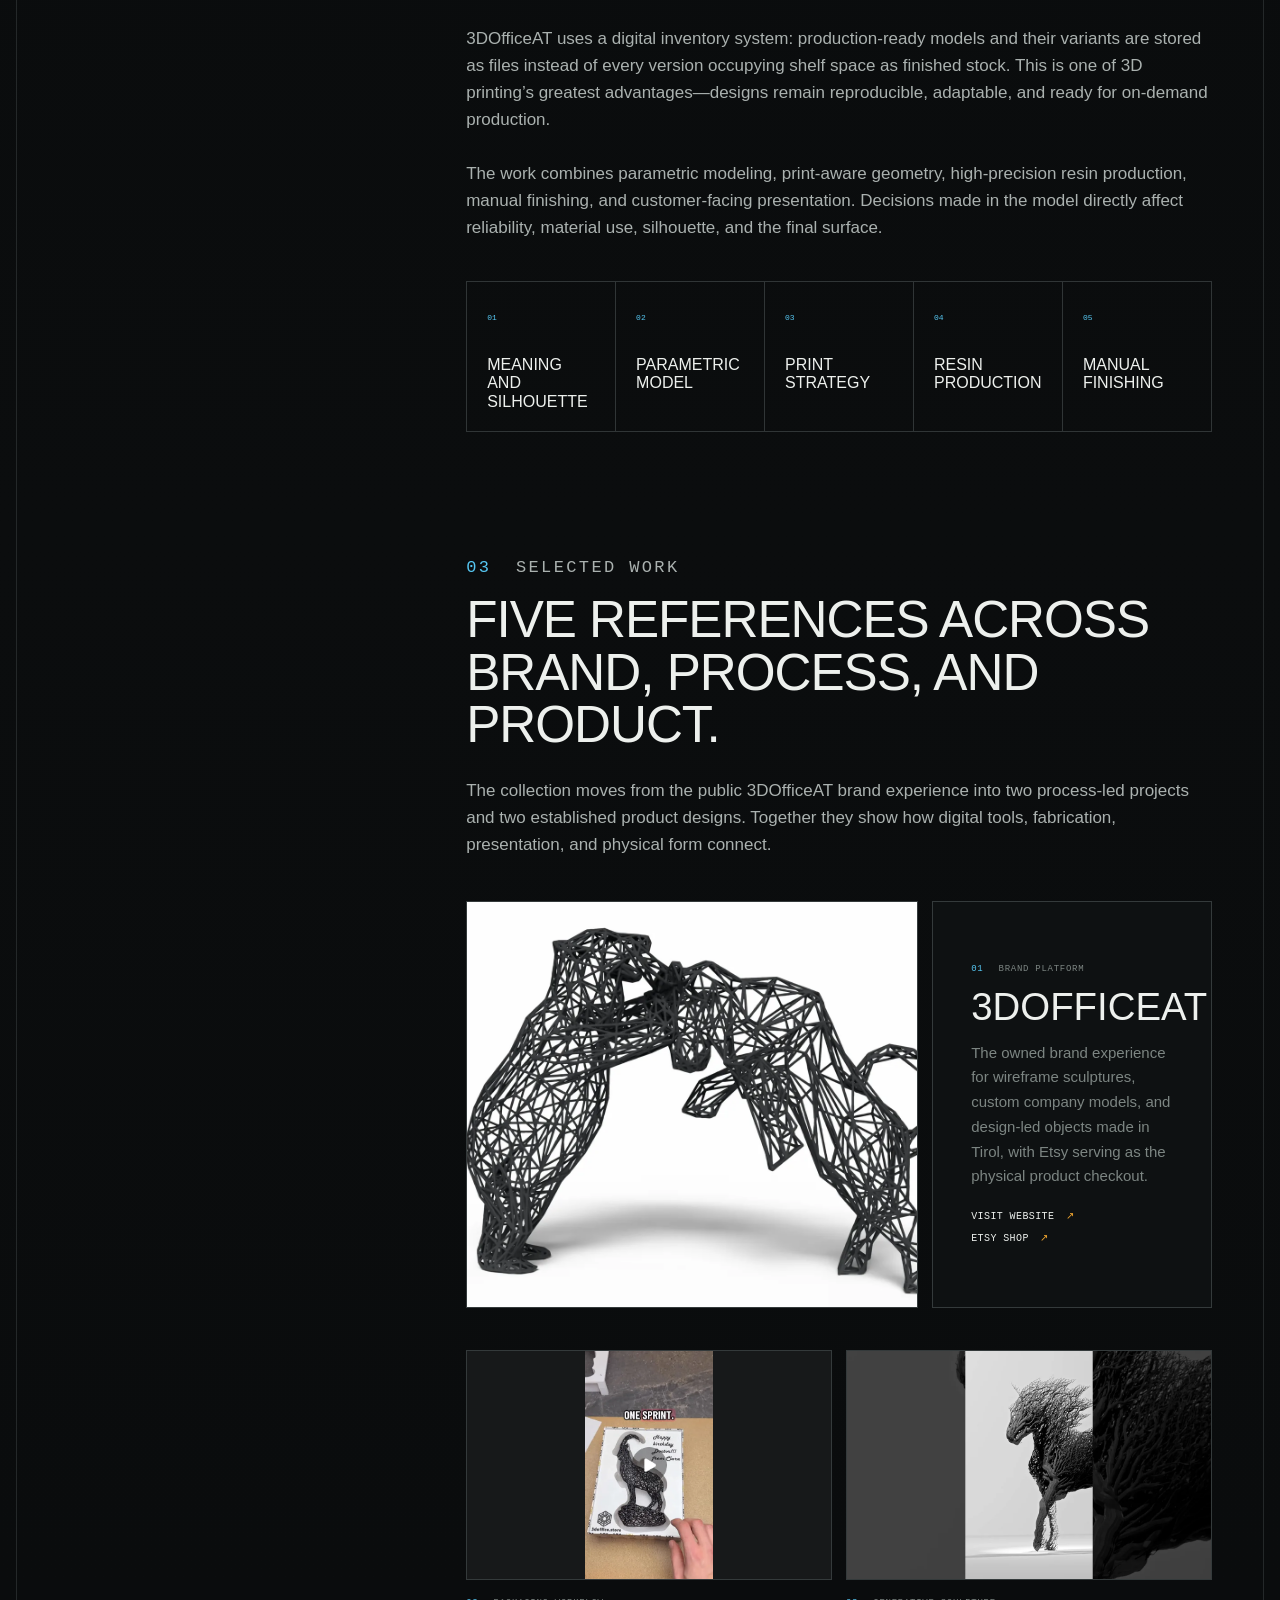
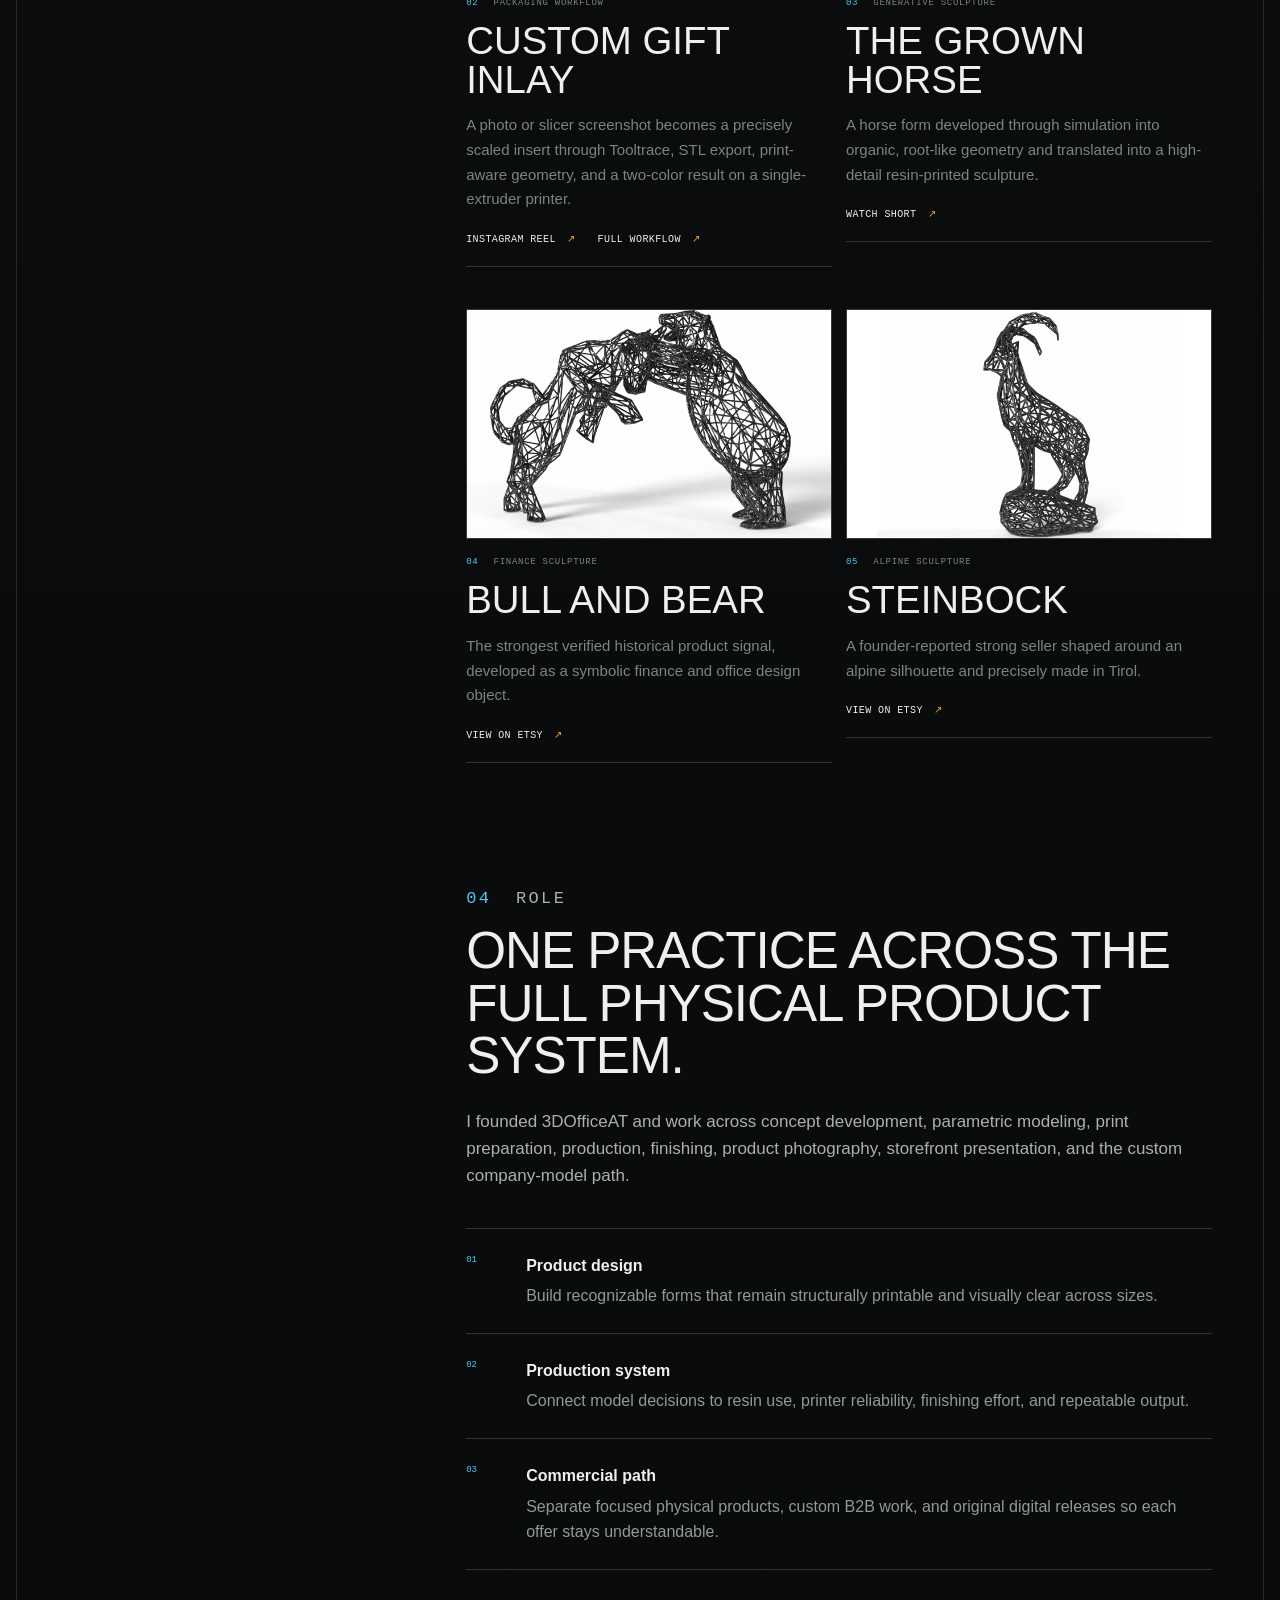
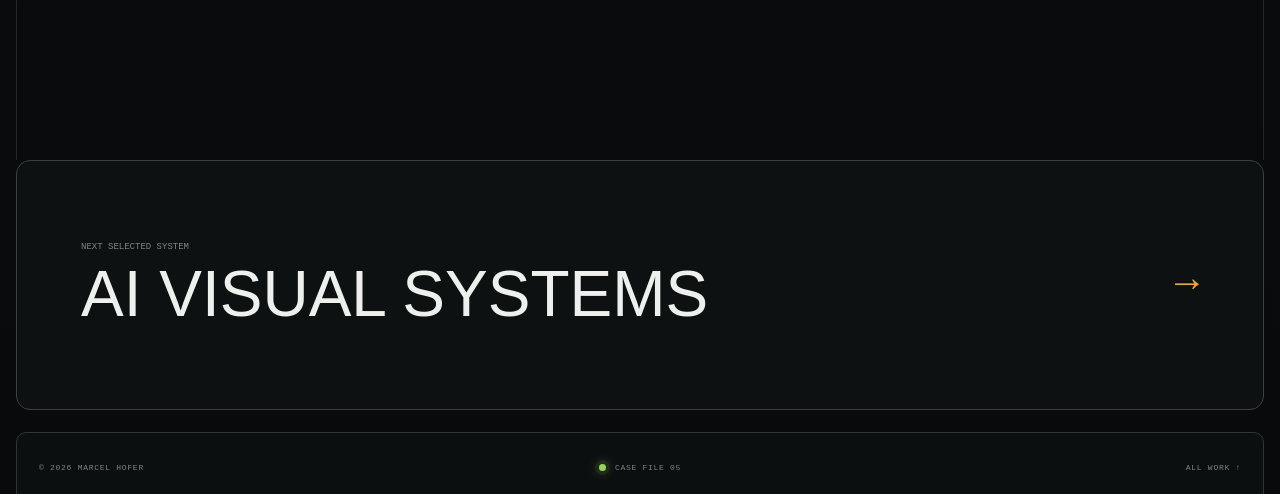
<file: cases/3doffice/index.html>
<!doctype html>
<html lang="en">
<head>
  <meta charset="utf-8">
  <meta name="viewport" content="width=device-width, initial-scale=1">
  <meta name="theme-color" content="#090b0c">
  <meta name="description" content="3DOfficeAT case study: parametric product design, wireframe sculptures, and production-ready 3D printing by Marcel Hofer.">
  <meta property="og:type" content="article">
  <meta property="og:title" content="3DOfficeAT | Marcel Hofer">
  <meta property="og:description" content="Meaningful wireframe sculptures, custom company models, and production-ready 3D-printed objects made in Tirol.">
  <meta property="og:image" content="https://goodguy1963.github.io/Portfolio/assets/images/3doffice-hero.webp">
  <meta property="og:url" content="https://goodguy1963.github.io/Portfolio/cases/3doffice/">
  <meta name="twitter:card" content="summary_large_image">
  <link rel="canonical" href="https://goodguy1963.github.io/Portfolio/cases/3doffice/">
  <link rel="icon" type="image/png" href="../../assets/images/3doffice-mark-v2.png">
  <link rel="stylesheet" href="../../assets/styles.css?v=28">
  <script src="../../assets/main.js?v=6" defer></script>
  <title>3DOfficeAT | Marcel Hofer</title>
</head>
<body data-page="case-3doffice">
  <a class="skip-link" href="#main">Skip to content</a>
  <header class="site-header shell" data-header>
    <a class="brand" href="../../" aria-label="Marcel Hofer, home"><span class="brand-mark" aria-hidden="true"><img src="../../assets/images/3doffice-mark-transparent.svg" alt=""></span><span><strong>Marcel Hofer</strong><small>Personal Portfolio</small></span></a>
    <button class="nav-toggle" type="button" aria-expanded="false" aria-controls="primary-nav"><span>Menu</span><i aria-hidden="true"></i></button>
    <nav id="primary-nav" class="site-nav" aria-label="Primary navigation"><a href="../../#work">Work</a><a href="../../#capabilities">Capabilities</a><a href="../../#profile">Profile</a><a href="../../#archive">Archive</a><a href="../../#contact">Contact</a></nav>
    <div class="system-state"><span class="status-light" aria-hidden="true"></span><span><small>Case file</small><strong>05 / 3DOfficeAT</strong></span></div>
  </header>

  <main id="main" class="case-main">
    <section class="case-hero shell">
      <div class="case-hero-copy" data-reveal>
        <p class="case-breadcrumb"><a href="../../#work">Selected work</a> / Case 05</p>
        <h1>3DOfficeAT</h1>
        <p class="case-subtitle">Physical product design and digital fabrication</p>
        <p class="case-summary">An independent design practice for meaningful wireframe sculptures, custom company models, and production-ready 3D-printed objects made in Tirol.</p>
        <div class="case-actions"><a class="button button-primary" href="https://3doffice.at">Visit 3DOfficeAT <span aria-hidden="true">↗</span></a><a class="text-link" href="https://www.etsy.com/shop/3DOfficeAT">Shop on Etsy <span aria-hidden="true">↗</span></a><a class="text-link" href="#selected-projects">Selected projects <span aria-hidden="true">↓</span></a></div>
      </div>
      <figure class="case-media" data-reveal><img src="../../assets/images/3doffice-hero.webp" width="1600" height="900" alt="Black Bull and Bear wireframe sculpture by 3DOfficeAT"></figure>
    </section>

    <dl class="case-facts shell" data-reveal>
      <div><dt>Type</dt><dd>Independent product brand</dd></div>
      <div><dt>Focus</dt><dd>Parametric design and 3D printing</dd></div>
      <div><dt>Role</dt><dd>Founder, design, and production</dd></div>
      <div><dt>Based</dt><dd>Wattens, Tirol, since 2023</dd></div>
    </dl>

    <section id="story" class="case-story section shell">
      <div class="story-grid">
        <nav class="story-nav" aria-label="Case study sections"><a href="#direction">Direction <span>01</span></a><a href="#system">System <span>02</span></a><a href="#selected-projects">Selected work <span>03</span></a><a href="#role">Role <span>04</span></a></nav>
        <div class="story-content">
          <section id="direction" data-reveal>
            <p class="eyebrow"><span>01</span> Direction</p>
            <h2>Make the idea legible from across a room.</h2>
            <p>3DOfficeAT turns recognizable forms and personal meanings into clean wireframe silhouettes. Each object has to work as a design piece, a manufacturable model, and a product that can be explained without technical jargon.</p>
          </section>

          <section id="system" data-reveal>
            <p class="eyebrow"><span>02</span> System</p>
            <h2>Store the design. Produce the object when it is needed.</h2>
            <p>3DOfficeAT uses a digital inventory system: production-ready models and their variants are stored as files instead of every version occupying shelf space as finished stock. This is one of 3D printing&rsquo;s greatest advantages&mdash;designs remain reproducible, adaptable, and ready for on-demand production.</p>
            <p>The work combines parametric modeling, print-aware geometry, high-precision resin production, manual finishing, and customer-facing presentation. Decisions made in the model directly affect reliability, material use, silhouette, and the final surface.</p>
            <div class="architecture" aria-label="3DOfficeAT product development process">
              <div><span>01</span><strong>Meaning and silhouette</strong></div><div><span>02</span><strong>Parametric model</strong></div><div><span>03</span><strong>Print strategy</strong></div><div><span>04</span><strong>Resin production</strong></div><div><span>05</span><strong>Manual finishing</strong></div>
            </div>
          </section>

          <section id="selected-projects" data-reveal>
            <p class="eyebrow"><span>03</span> Selected work</p>
            <h2>Five references across brand, process, and product.</h2>
            <p>The collection moves from the public 3DOfficeAT brand experience into two process-led projects and two established product designs. Together they show how digital tools, fabrication, presentation, and physical form connect.</p>
            <div class="reference-showcase">
              <article class="reference-project reference-project--feature">
                <a class="reference-media" href="https://3doffice.at" target="_blank" rel="noreferrer" aria-label="Visit the 3DOfficeAT website">
                  <img src="../../assets/images/3doffice-hero.webp" width="1600" height="900" alt="Bull and Bear sculpture representing the 3DOfficeAT product range" loading="lazy">
                </a>
                <div class="reference-copy"><p><span>01</span> Brand platform</p><h3>3DOfficeAT</h3><p>The owned brand experience for wireframe sculptures, custom company models, and design-led objects made in Tirol, with Etsy serving as the physical product checkout.</p><div class="reference-links"><a href="https://3doffice.at" target="_blank" rel="noreferrer">Visit website <span aria-hidden="true">↗</span></a><a href="https://www.etsy.com/shop/3DOfficeAT" target="_blank" rel="noreferrer">Etsy shop <span aria-hidden="true">↗</span></a></div></div>
              </article>

              <article class="reference-project reference-project--portrait">
                <a class="reference-media" href="https://www.instagram.com/p/DQwxiQXDFD-/" target="_blank" rel="noreferrer" aria-label="Watch the gift and shipping inlay on Instagram">
                  <img src="../../assets/images/3doffice-inlay.webp" width="361" height="640" alt="Custom two-color 3D-printed gift inlay holding a wireframe sculpture" loading="lazy">
                </a>
                <div class="reference-copy"><p><span>02</span> Packaging workflow</p><h3>Custom Gift Inlay</h3><p>A photo or slicer screenshot becomes a precisely scaled insert through Tooltrace, STL export, print-aware geometry, and a two-color result on a single-extruder printer.</p><div class="reference-links"><a href="https://www.instagram.com/p/DQwxiQXDFD-/" target="_blank" rel="noreferrer">Instagram reel <span aria-hidden="true">↗</span></a><a href="https://www.youtube.com/watch?v=jich2dKFqUw&amp;t=14s" target="_blank" rel="noreferrer">Full workflow <span aria-hidden="true">↗</span></a></div></div>
              </article>

              <article class="reference-project">
                <a class="reference-media" href="https://www.youtube.com/shorts/7fLuq6Y5nuk" target="_blank" rel="noreferrer" aria-label="Watch The Grown Horse on YouTube">
                  <img src="../../assets/images/3doffice-grown-horse.webp" width="1280" height="720" alt="Black generative horse sculpture with root-like geometry" loading="lazy">
                </a>
                <div class="reference-copy"><p><span>03</span> Generative sculpture</p><h3>The Grown Horse</h3><p>A horse form developed through simulation into organic, root-like geometry and translated into a high-detail resin-printed sculpture.</p><div class="reference-links"><a href="https://www.youtube.com/shorts/7fLuq6Y5nuk" target="_blank" rel="noreferrer">Watch short <span aria-hidden="true">↗</span></a></div></div>
              </article>

              <article class="reference-project">
                <div class="reference-media"><img src="../../assets/images/3doffice-bull-bear.webp" width="1280" height="800" alt="Black Bull and Bear wireframe sculpture viewed from an angle" loading="lazy"></div>
                <div class="reference-copy"><p><span>04</span> Finance sculpture</p><h3>Bull and Bear</h3><p>The strongest verified historical product signal, developed as a symbolic finance and office design object.</p><div class="reference-links"><a href="https://www.etsy.com/listing/1572391278/" target="_blank" rel="noreferrer">View on Etsy <span aria-hidden="true">↗</span></a></div></div>
              </article>

              <article class="reference-project">
                <div class="reference-media"><img src="../../assets/images/3doffice-steinbock.webp" width="1280" height="800" alt="Black Steinbock wireframe sculpture on a geometric rock base" loading="lazy"></div>
                <div class="reference-copy"><p><span>05</span> Alpine sculpture</p><h3>Steinbock</h3><p>A founder-reported strong seller shaped around an alpine silhouette and precisely made in Tirol.</p><div class="reference-links"><a href="https://www.etsy.com/listing/1112159208/" target="_blank" rel="noreferrer">View on Etsy <span aria-hidden="true">↗</span></a></div></div>
              </article>
            </div>
          </section>

          <section id="role" data-reveal>
            <p class="eyebrow"><span>04</span> Role</p>
            <h2>One practice across the full physical product system.</h2>
            <p>I founded 3DOfficeAT and work across concept development, parametric modeling, print preparation, production, finishing, product photography, storefront presentation, and the custom company-model path.</p>
            <ul class="decision-list">
              <li><span>01</span><div><strong>Product design</strong>Build recognizable forms that remain structurally printable and visually clear across sizes.</div></li>
              <li><span>02</span><div><strong>Production system</strong>Connect model decisions to resin use, printer reliability, finishing effort, and repeatable output.</div></li>
              <li><span>03</span><div><strong>Commercial path</strong>Separate focused physical products, custom B2B work, and original digital releases so each offer stays understandable.</div></li>
            </ul>
          </section>
        </div>
      </div>
    </section>

    <a class="next-case shell" href="../ai-visual-systems/"><span><small>Next selected system</small><strong>AI Visual Systems</strong></span><b aria-hidden="true">→</b></a>
  </main>
  <footer class="site-footer shell"><p>© <span data-year>2026</span> Marcel Hofer</p><p class="footer-status"><span class="status-light"></span>Case file 05</p><a href="../../#work">All work ↑</a></footer>
</body>
</html>
</file>
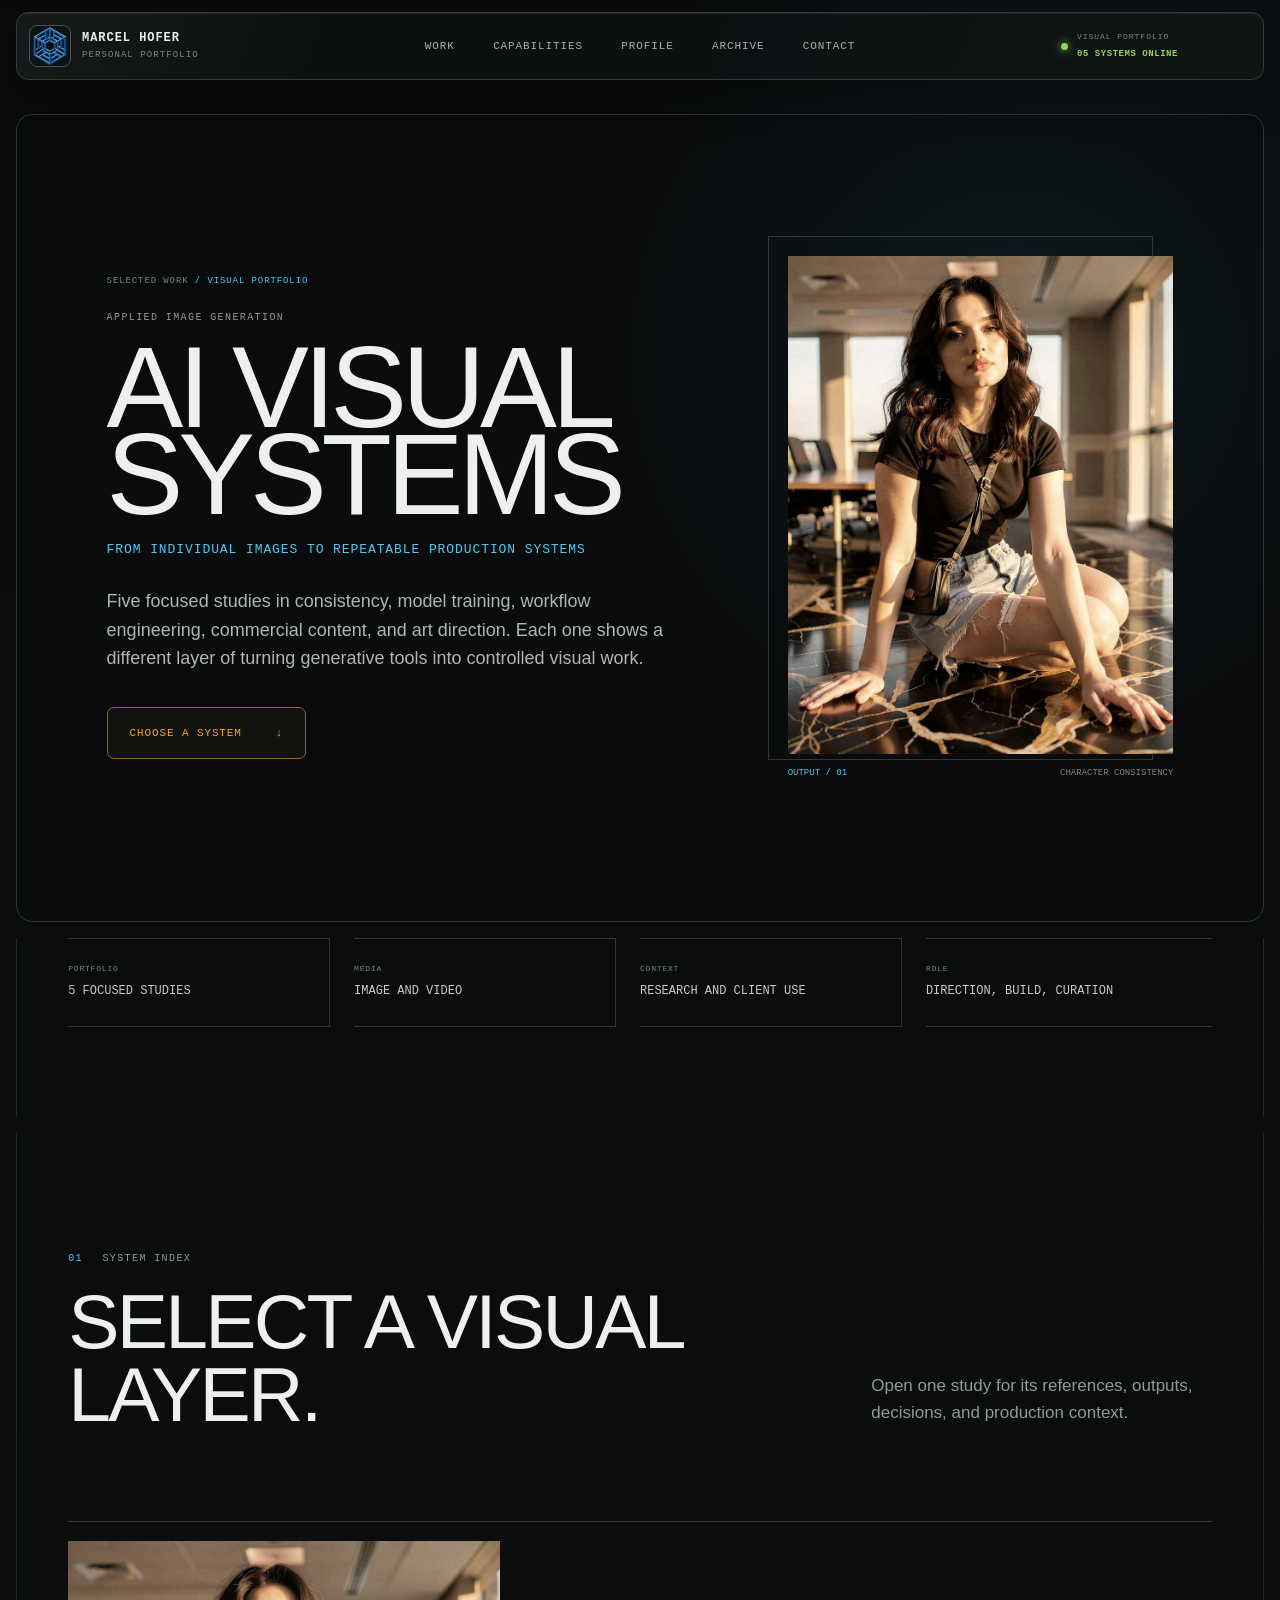
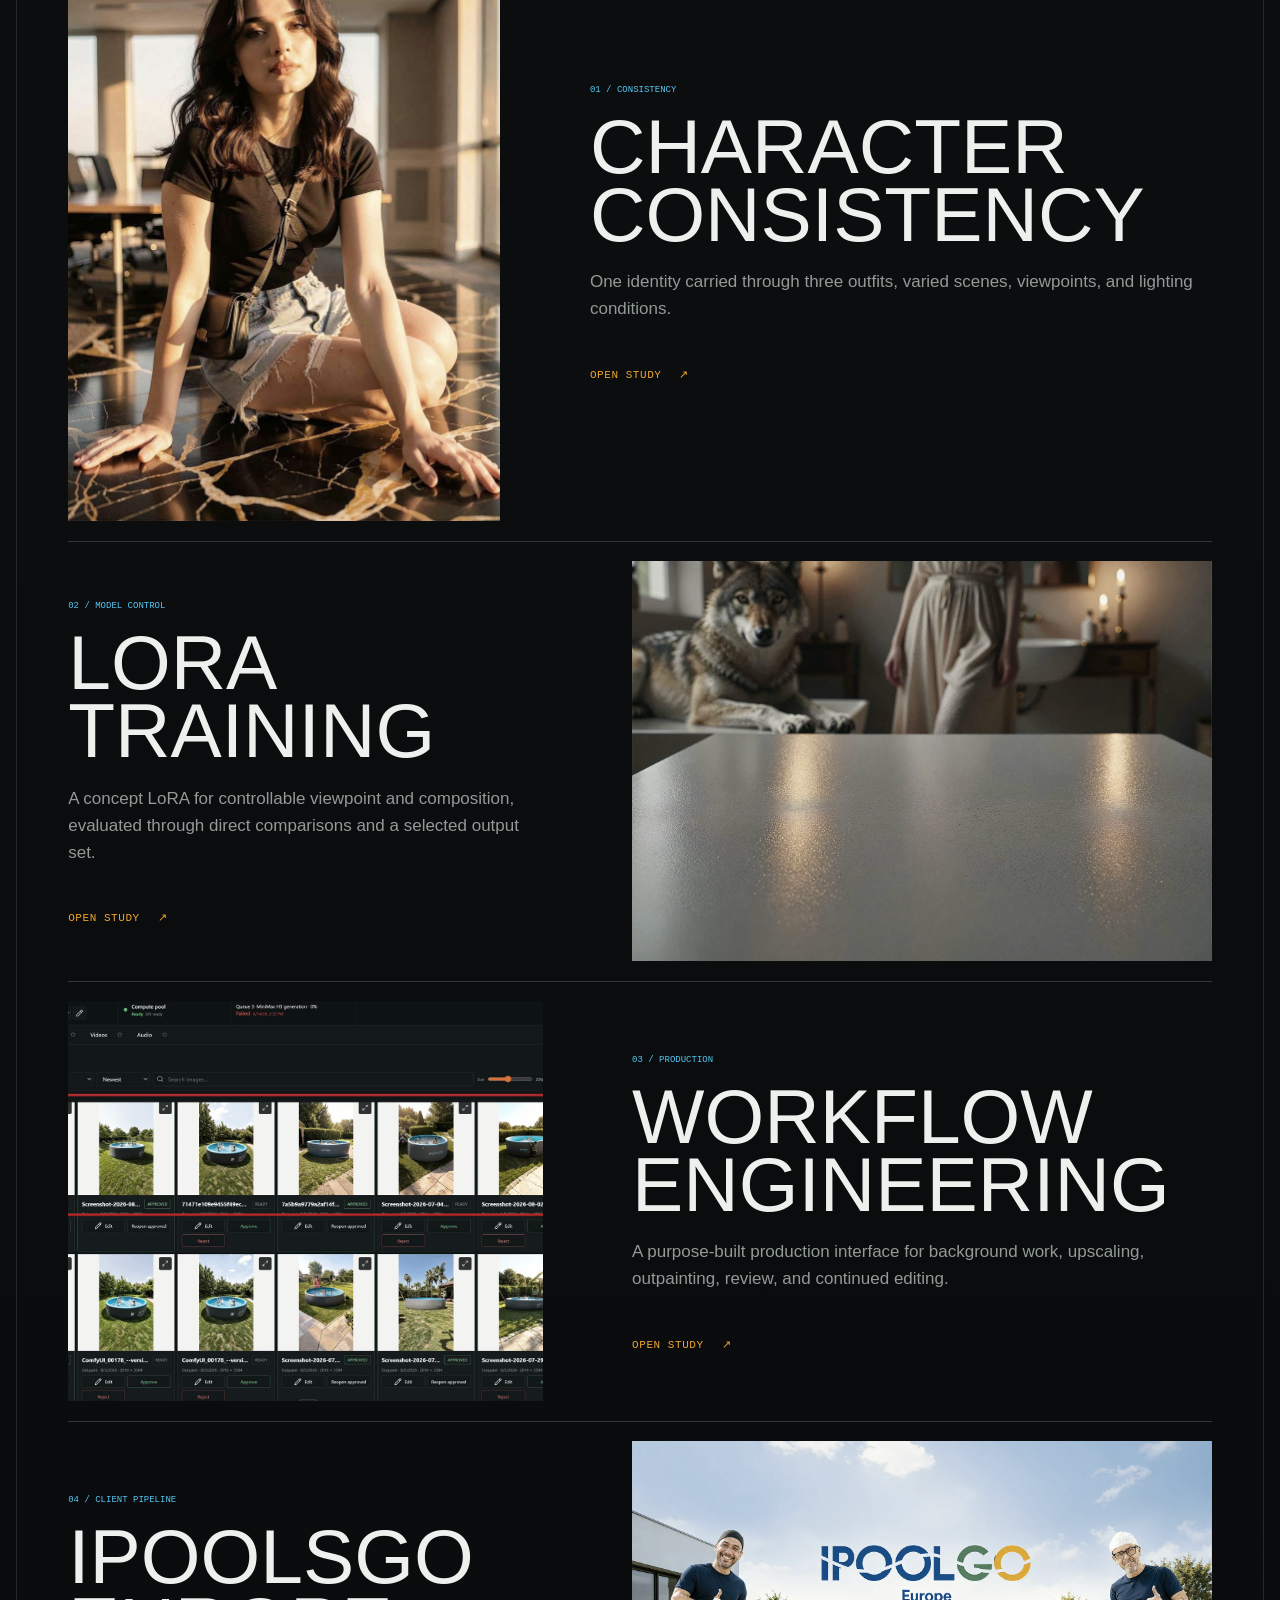
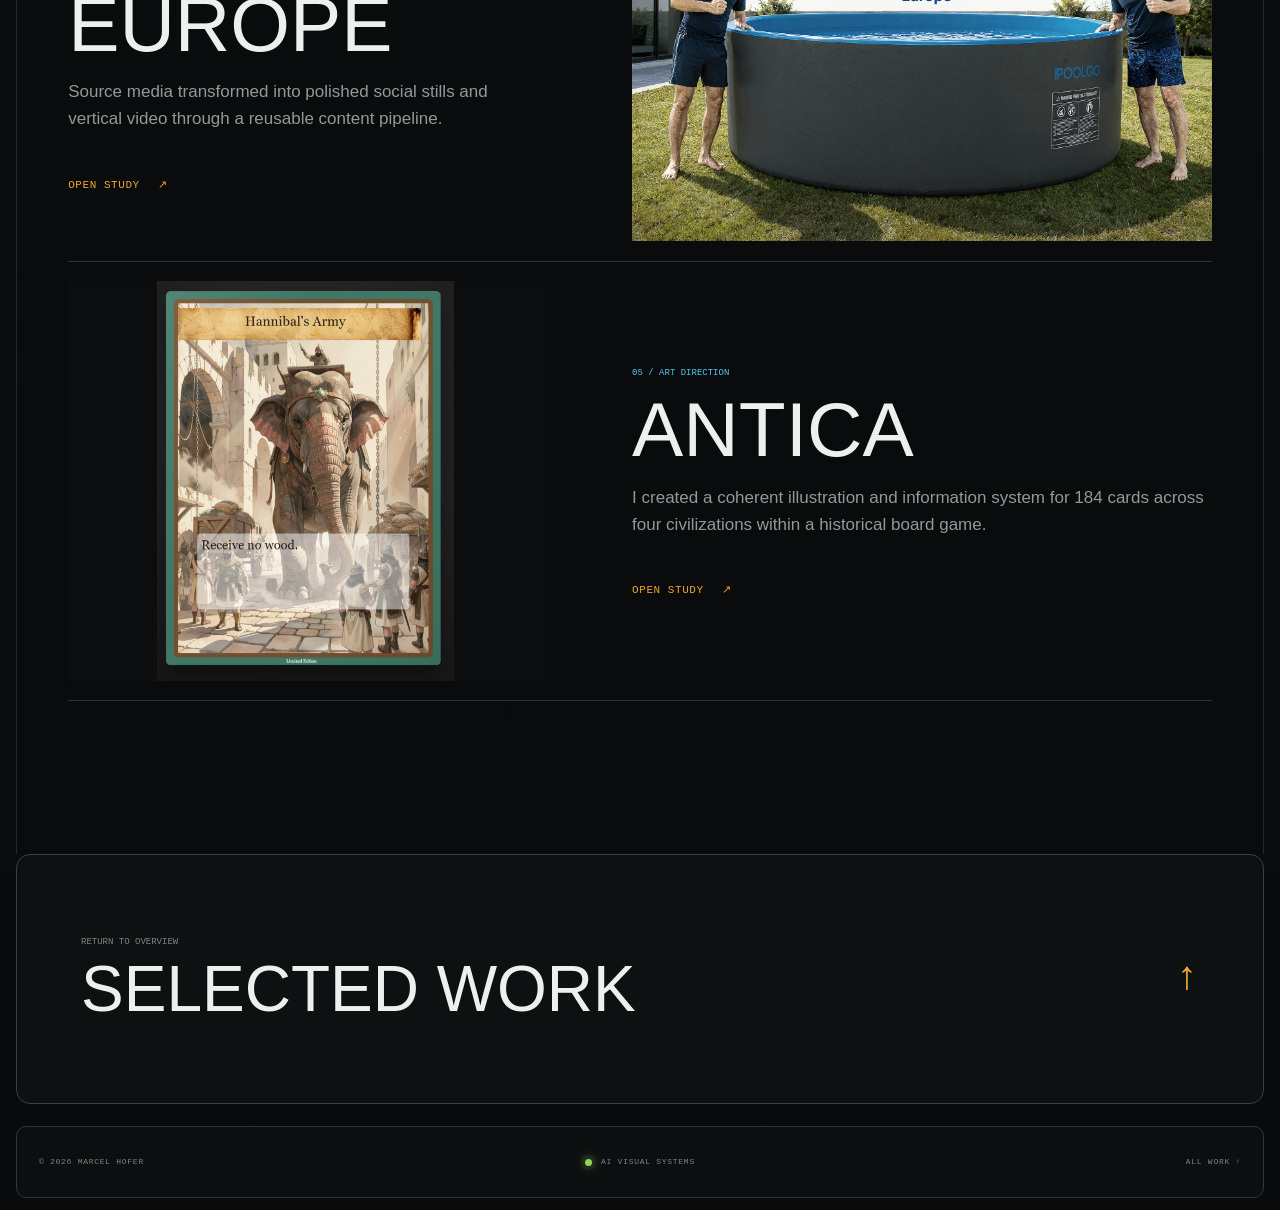
<file: cases/ai-visual-systems/index.html>
<!doctype html><html lang="en"><head><meta charset="utf-8"><meta name="viewport" content="width=device-width,initial-scale=1"><meta name="theme-color" content="#090b0c"><meta name="description" content="AI Visual Systems by Marcel Hofer: five studies in image generation, workflow engineering, visual consistency, and production art direction."><meta property="og:type" content="website"><meta property="og:title" content="AI Visual Systems | Marcel Hofer"><meta property="og:description" content="Five applied studies where generated images become controlled, useful production systems."><meta property="og:image" content="https://goodguy1963.github.io/Portfolio/assets/images/character-consistency/black-denim-01-sunlit-close-up.jpg"><meta property="og:url" content="https://goodguy1963.github.io/Portfolio/cases/ai-visual-systems/"><meta name="twitter:card" content="summary_large_image"><link rel="canonical" href="https://goodguy1963.github.io/Portfolio/cases/ai-visual-systems/"><link rel="icon" type="image/png" href="../../assets/images/3doffice-mark-v2.png"><link rel="stylesheet" href="../../assets/styles.css?v=44"><script src="../../assets/main.js?v=7" defer></script><title>AI Visual Systems | Marcel Hofer</title></head>
<body data-page="case-ai-visual-systems"><a class="skip-link" href="#main">Skip to content</a>
<header class="site-header shell" data-header><a class="brand" href="../../" aria-label="Marcel Hofer, home"><span class="brand-mark" aria-hidden="true"><img src="../../assets/images/3doffice-mark-transparent.svg" alt=""></span><span><strong>Marcel Hofer</strong><small>Personal Portfolio</small></span></a><button class="nav-toggle" type="button" aria-expanded="false" aria-controls="primary-nav"><span>Menu</span><i aria-hidden="true"></i></button><nav id="primary-nav" class="site-nav" aria-label="Primary navigation"><a href="../../#work">Work</a><a href="../../#capabilities">Capabilities</a><a href="../../#profile">Profile</a><a href="../../#archive">Archive</a><a href="../../#contact">Contact</a></nav><div class="system-state"><span class="status-light" aria-hidden="true"></span><span><small>Visual portfolio</small><strong>05 systems online</strong></span></div></header>
<main id="main" class="case-main"><section class="visual-systems-hero shell"><div class="case-hero-copy" data-reveal><p class="case-breadcrumb"><a href="../../#work">Selected work</a> / Visual portfolio</p><p class="eyebrow">Applied image generation</p><h1>AI Visual<br>Systems</h1><p class="case-subtitle">From individual images to repeatable production systems</p><p class="case-summary">Five focused studies in consistency, model training, workflow engineering, commercial content, and art direction. Each one shows a different layer of turning generative tools into controlled visual work.</p><div class="case-actions"><a class="button button-primary" href="#system-index">Choose a system <span aria-hidden="true">↓</span></a></div></div><figure class="visual-systems-hero-media" data-reveal><img src="../../assets/images/character-consistency/black-denim-01-sunlit-close-up.jpg" width="900" height="1163" alt="Editorial character portrait from the visual consistency study" decoding="async"><figcaption><span>Output / 01</span> Character consistency</figcaption></figure></section>
<dl class="case-facts shell" data-reveal><div><dt>Portfolio</dt><dd>5 focused studies</dd></div><div><dt>Media</dt><dd>Image and video</dd></div><div><dt>Context</dt><dd>Research and client use</dd></div><div><dt>Role</dt><dd>Direction, build, curation</dd></div></dl>
<section id="system-index" class="visual-system-index section shell" aria-labelledby="system-index-title"><header class="section-heading" data-reveal><div><p class="eyebrow"><span>01</span> System index</p><h2 id="system-index-title">Select a visual layer.</h2></div><p>Open one study for its references, outputs, decisions, and production context.</p></header>
<article class="visual-system-entry visual-system-entry--feature" data-reveal><a class="visual-system-media" href="../character-consistency/"><img src="../../assets/images/character-consistency/black-denim-01-sunlit-close-up.jpg" width="900" height="1163" alt="Character consistency fashion portrait" loading="lazy" decoding="async"></a><div><p>01 / Consistency</p><h3><a href="../character-consistency/">Character Consistency</a></h3><p>One identity carried through three outfits, varied scenes, viewpoints, and lighting conditions.</p><a class="case-link" href="../character-consistency/">Open study <span aria-hidden="true">↗</span></a></div></article>
<article class="visual-system-entry" data-reveal><a class="visual-system-media" href="../lora-training/"><img src="../../assets/images/lora-training/after.webp" width="1600" height="1600" alt="Low camera viewpoint generated with a composition LoRA" loading="lazy" decoding="async"></a><div><p>02 / Model control</p><h3><a href="../lora-training/">LoRA Training</a></h3><p>A concept LoRA for controllable viewpoint and composition, evaluated through direct comparisons and a selected output set.</p><a class="case-link" href="../lora-training/">Open study <span aria-hidden="true">↗</span></a></div></article>
<article class="visual-system-entry" data-reveal><a class="visual-system-media" href="../workflow-engineering/"><img src="../../assets/images/workflow-engineering/production-interface.webp" width="2200" height="1039" alt="Production image workflow interface" loading="lazy" decoding="async"></a><div><p>03 / Production</p><h3><a href="../workflow-engineering/">Workflow Engineering</a></h3><p>A purpose-built production interface for background work, upscaling, outpainting, review, and continued editing.</p><a class="case-link" href="../workflow-engineering/">Open study <span aria-hidden="true">↗</span></a></div></article>
<article class="visual-system-entry" data-reveal><a class="visual-system-media visual-system-media--ipoolsgo" href="../ipoolsgo/"><img src="../../assets/images/ipoolsgo/ipoolsgo-europe-cover.webp" width="1800" height="2396" alt="iPOOLGO Europe pool with two team members in a garden" loading="lazy" decoding="async"></a><div><p>04 / Client pipeline</p><h3><a href="../ipoolsgo/">iPoolsGo Europe</a></h3><p>Source media transformed into polished social stills and vertical video through a reusable content pipeline.</p><a class="case-link" href="../ipoolsgo/">Open study <span aria-hidden="true">↗</span></a></div></article>
<article class="visual-system-entry" data-reveal><a class="visual-system-media visual-system-media--antica" href="../antica/"><img src="../../assets/images/antica/01-hannibal-army.webp" width="1092" height="1471" alt="Antica historical civilization card" loading="lazy" decoding="async"></a><div><p>05 / Art direction</p><h3><a href="../antica/">Antica</a></h3><p>I created a coherent illustration and information system for 184 cards across four civilizations within a historical board game.</p><a class="case-link" href="../antica/">Open study <span aria-hidden="true">↗</span></a></div></article></section>
<a class="next-case shell" href="../../#work"><span><small>Return to overview</small><strong>Selected Work</strong></span><b aria-hidden="true">↑</b></a></main><footer class="site-footer shell"><p>© <span data-year>2026</span> Marcel Hofer</p><p class="footer-status"><span class="status-light"></span>AI Visual Systems</p><a href="../../#work">All work ↑</a></footer></body></html>
</file>
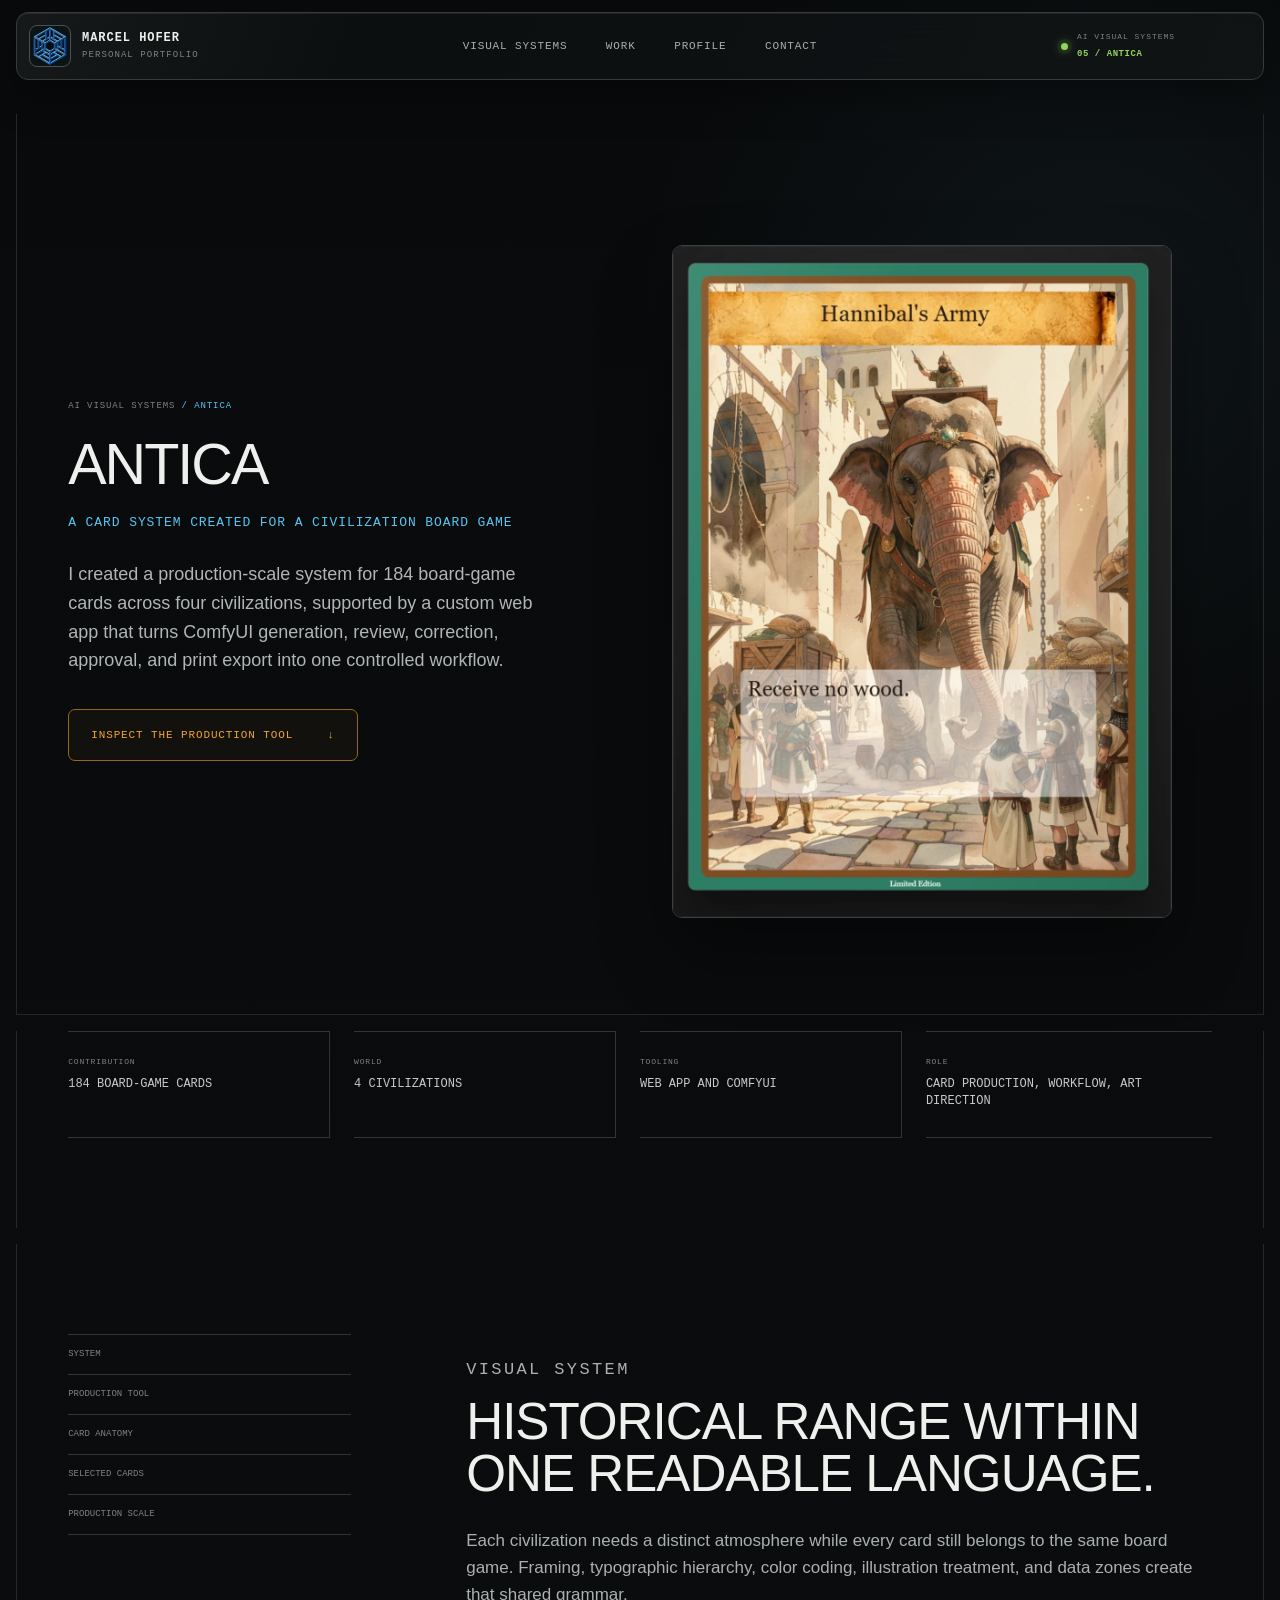
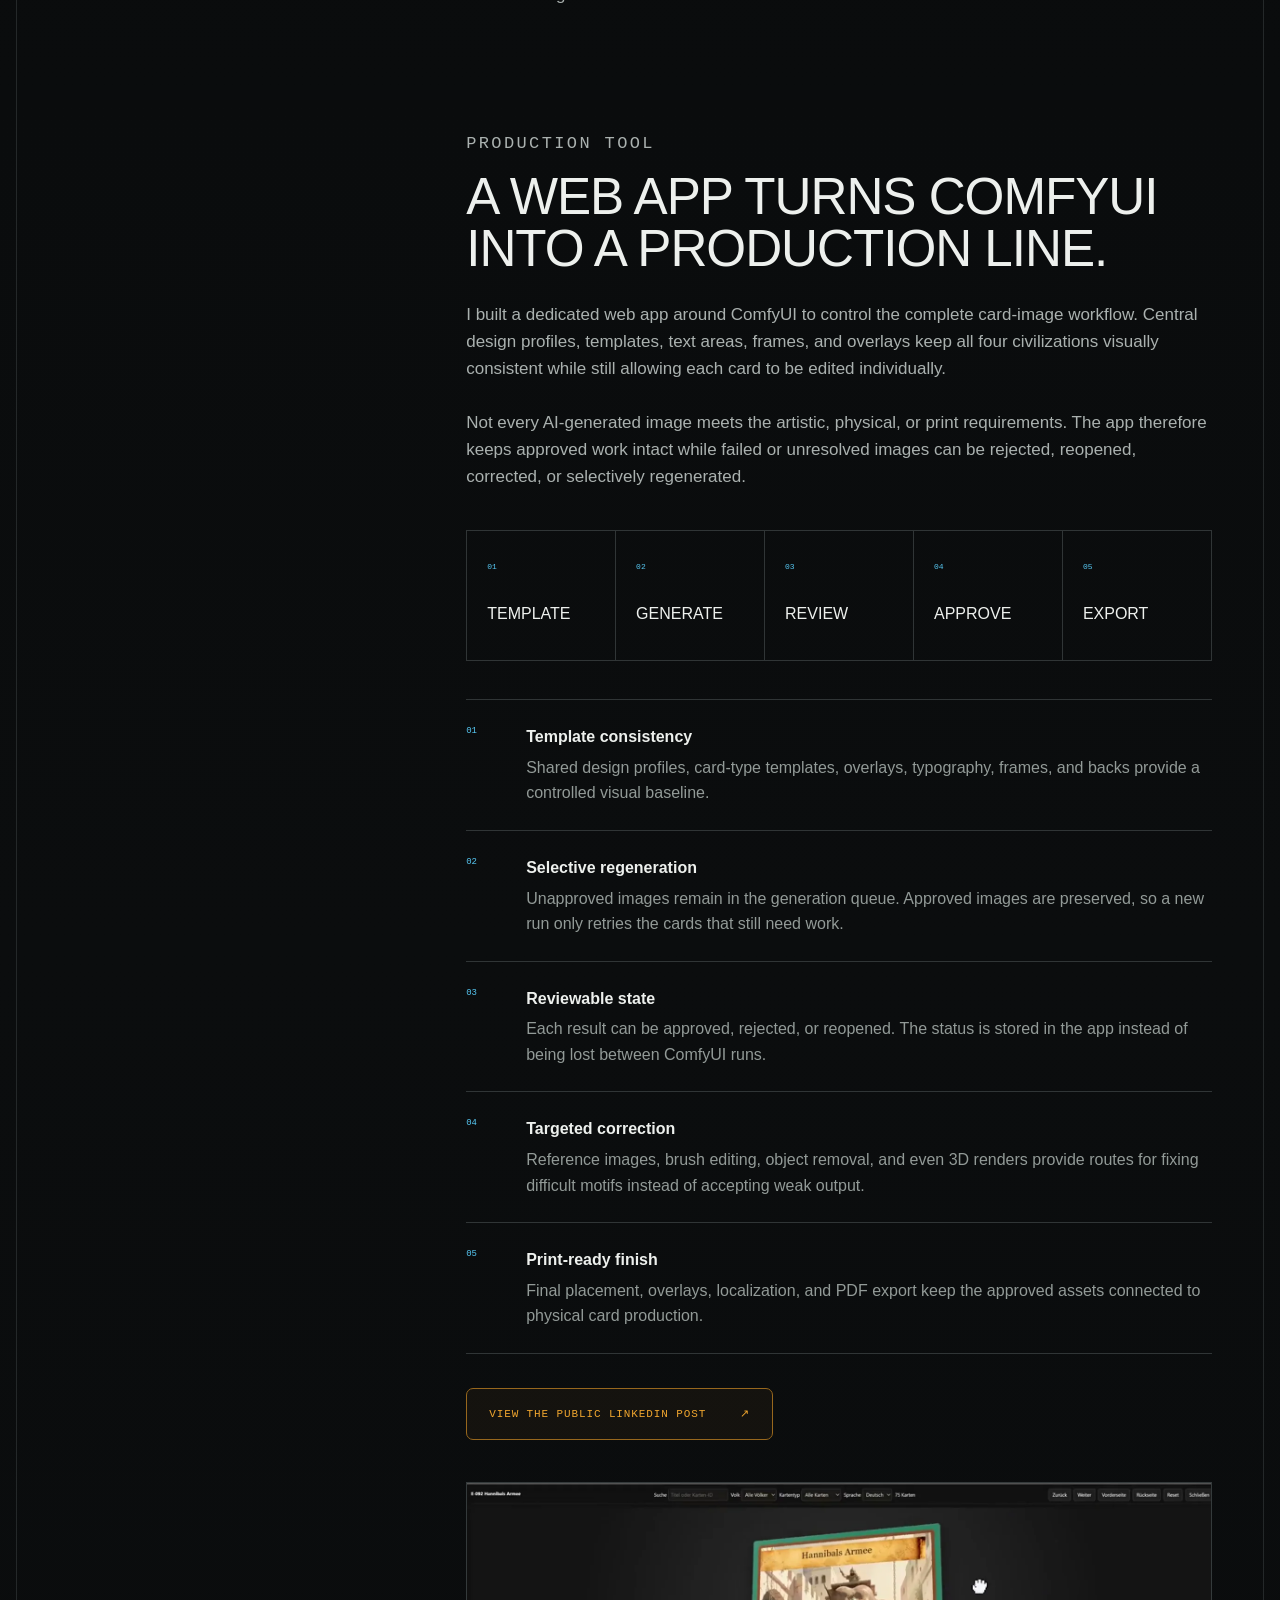
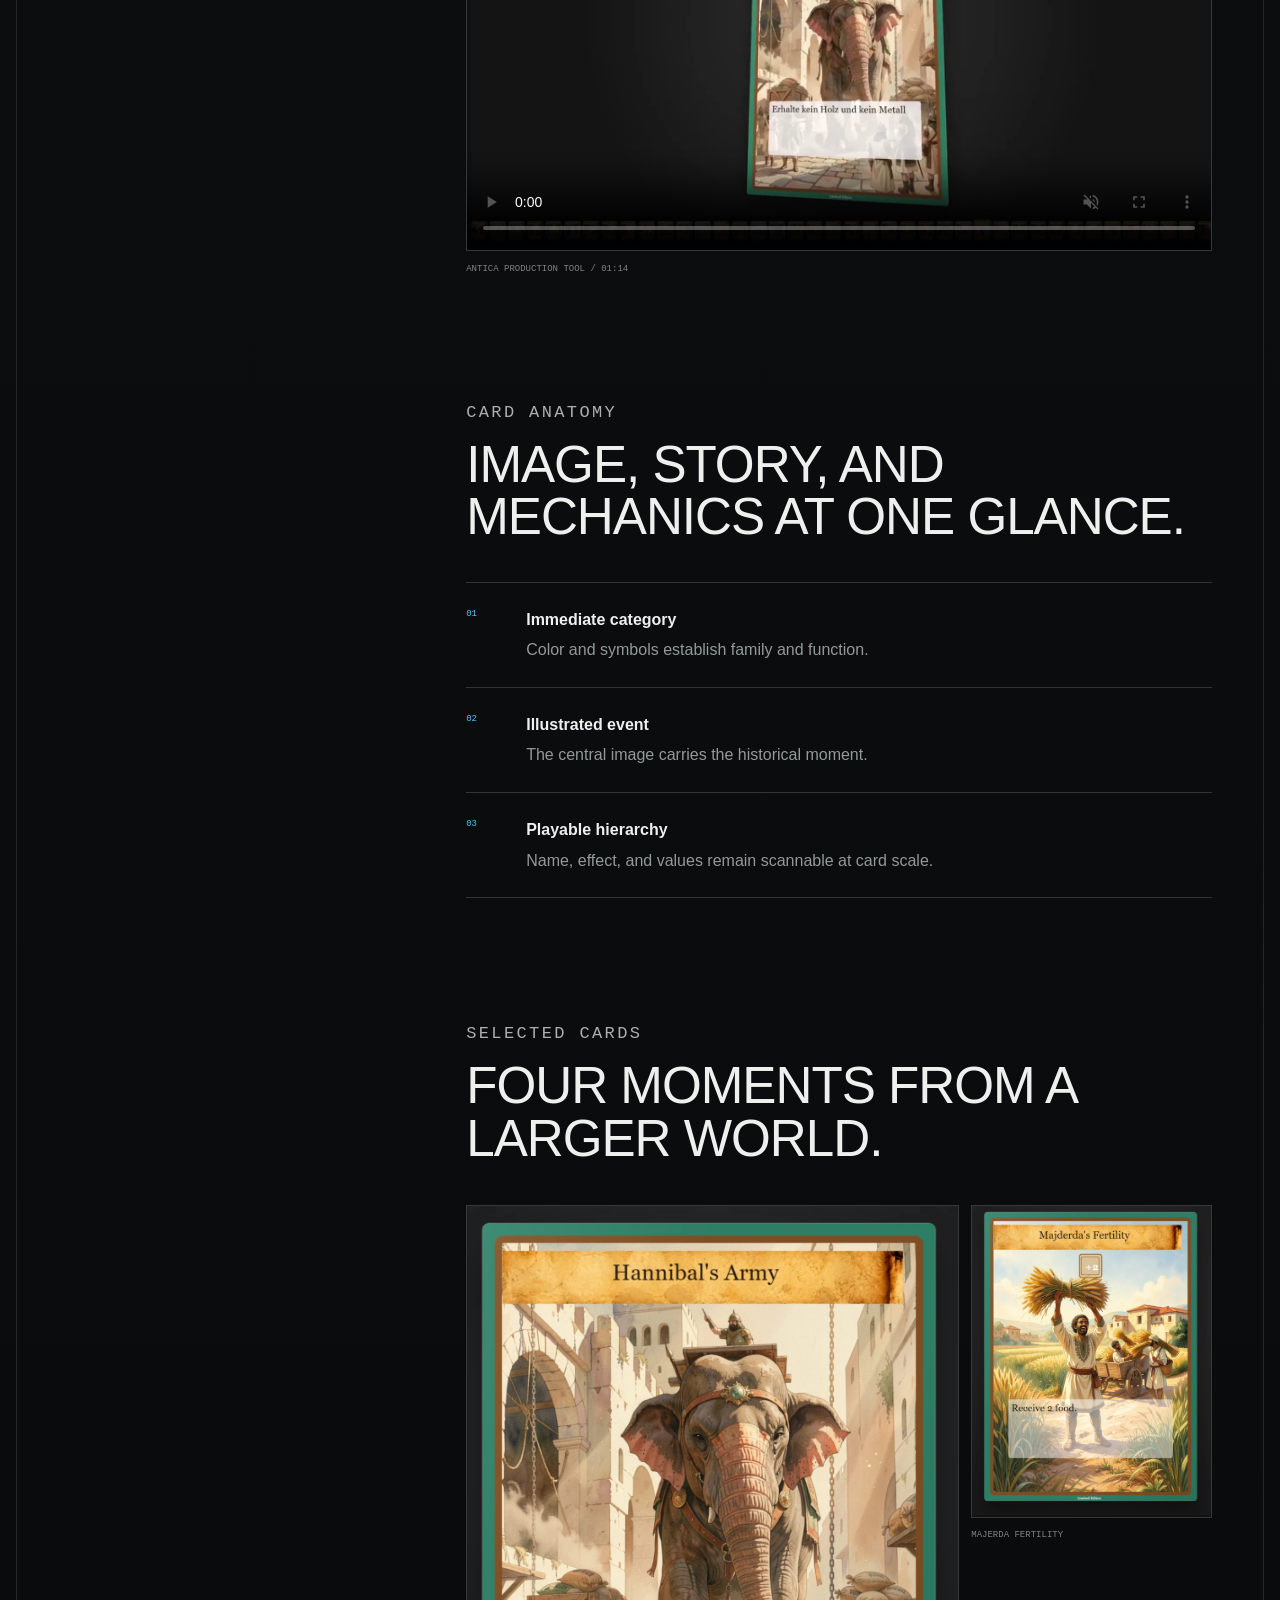
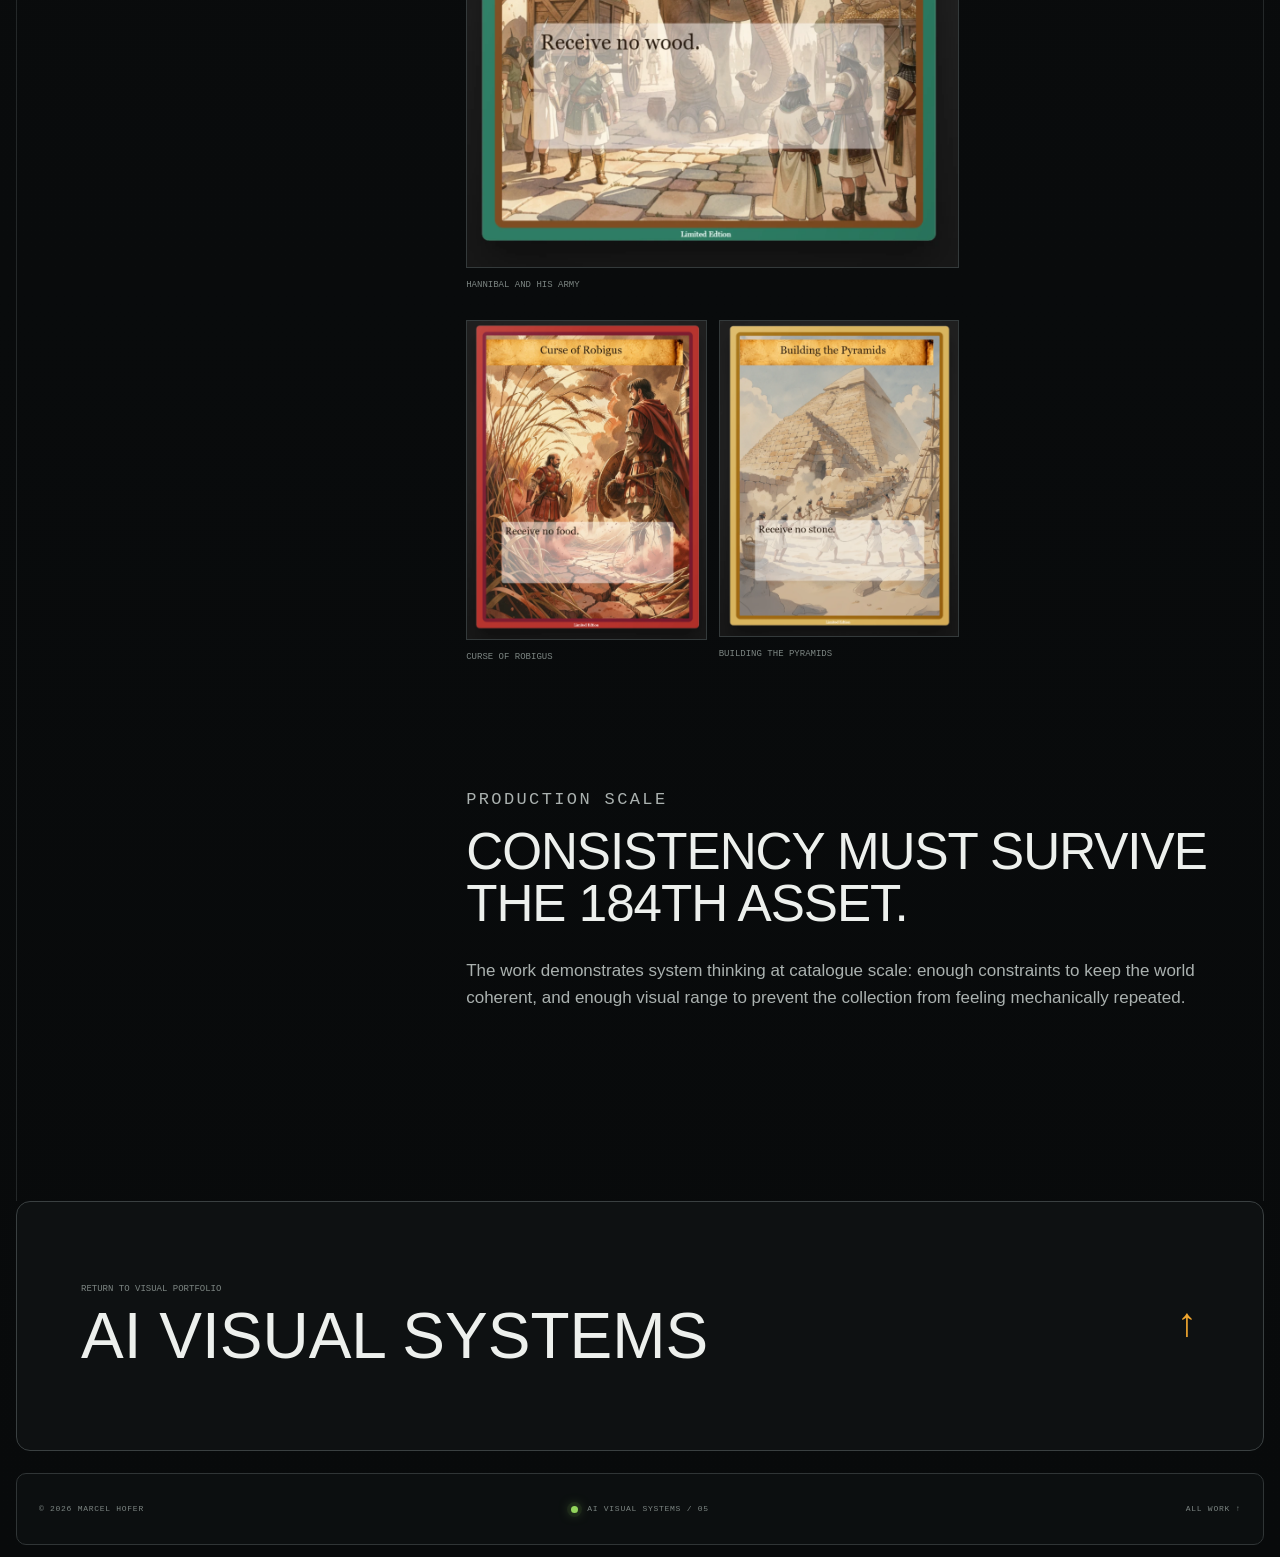
<file: cases/antica/index.html>
<!doctype html><html lang="en"><head><meta charset="utf-8"><meta name="viewport" content="width=device-width,initial-scale=1"><meta name="theme-color" content="#090b0c"><meta name="description" content="Antica board-game card system by Marcel Hofer: 184 illustrated cards across four historical civilizations."><meta property="og:type" content="article"><meta property="og:title" content="Antica | Marcel Hofer"><meta property="og:description" content="184 illustrated cards created for a historical civilization board game."><meta property="og:image" content="https://goodguy1963.github.io/Portfolio/assets/images/antica/01-hannibal-army.webp"><meta property="og:url" content="https://goodguy1963.github.io/Portfolio/cases/antica/"><meta name="twitter:card" content="summary_large_image"><link rel="canonical" href="https://goodguy1963.github.io/Portfolio/cases/antica/"><link rel="icon" type="image/png" href="../../assets/images/3doffice-mark-v2.png"><link rel="stylesheet" href="../../assets/styles.css?v=41"><script src="../../assets/main.js?v=7" defer></script><title>Antica | Marcel Hofer</title></head><body><a class="skip-link" href="#main">Skip to content</a>
<header class="site-header shell" data-header><a class="brand" href="../../"><span class="brand-mark"><img src="../../assets/images/3doffice-mark-transparent.svg" alt=""></span><span><strong>Marcel Hofer</strong><small>Personal Portfolio</small></span></a><button class="nav-toggle" type="button" aria-expanded="false" aria-controls="primary-nav"><span>Menu</span><i></i></button><nav id="primary-nav" class="site-nav"><a href="../ai-visual-systems/">Visual systems</a><a href="../../#work">Work</a><a href="../../#profile">Profile</a><a href="../../#contact">Contact</a></nav><div class="system-state"><span class="status-light"></span><span><small>AI Visual Systems</small><strong>05 / Antica</strong></span></div></header>
<main id="main" class="case-main"><section class="case-hero shell"><div class="case-hero-copy" data-reveal><p class="case-breadcrumb"><a href="../ai-visual-systems/">AI Visual Systems</a> / Antica</p><h1>Antica</h1><p class="case-subtitle">A card system created for a civilization board game</p><p class="case-summary">I created a production-scale system for 184 board-game cards across four civilizations, supported by a custom web app that turns ComfyUI generation, review, correction, approval, and print export into one controlled workflow.</p><div class="case-actions"><a class="button button-primary" href="#production-tool">Inspect the production tool <span>↓</span></a></div></div><figure class="case-media case-media--portrait case-media--antica" data-reveal><img src="../../assets/images/antica/01-hannibal-army.webp" width="1092" height="1471" alt="Antica card showing Hannibal and his army" decoding="async"></figure></section>
<dl class="case-facts shell"><div><dt>Contribution</dt><dd>184 board-game cards</dd></div><div><dt>World</dt><dd>4 civilizations</dd></div><div><dt>Tooling</dt><dd>Web app and ComfyUI</dd></div><div><dt>Role</dt><dd>Card production, workflow, art direction</dd></div></dl>
<section class="case-story section shell">
  <div class="story-grid">
    <nav class="story-nav"><a href="#system">System</a><a href="#production-tool">Production tool</a><a href="#anatomy">Card anatomy</a><a href="#cards">Selected cards</a><a href="#scale">Production scale</a></nav>
    <div class="story-content">
      <section id="system" data-reveal><p class="eyebrow">Visual system</p><h2>Historical range within one readable language.</h2><p>Each civilization needs a distinct atmosphere while every card still belongs to the same board game. Framing, typographic hierarchy, color coding, illustration treatment, and data zones create that shared grammar.</p></section>
      <section id="production-tool" data-reveal>
        <p class="eyebrow">Production tool</p><h2>A web app turns ComfyUI into a production line.</h2>
        <p>I built a dedicated web app around ComfyUI to control the complete card-image workflow. Central design profiles, templates, text areas, frames, and overlays keep all four civilizations visually consistent while still allowing each card to be edited individually.</p>
        <p>Not every AI-generated image meets the artistic, physical, or print requirements. The app therefore keeps approved work intact while failed or unresolved images can be rejected, reopened, corrected, or selectively regenerated.</p>
        <div class="architecture" aria-label="Antica image production workflow"><div><span>01</span><strong>Template</strong></div><div><span>02</span><strong>Generate</strong></div><div><span>03</span><strong>Review</strong></div><div><span>04</span><strong>Approve</strong></div><div><span>05</span><strong>Export</strong></div></div>
        <ul class="decision-list">
          <li><span>01</span><div><strong>Template consistency</strong>Shared design profiles, card-type templates, overlays, typography, frames, and backs provide a controlled visual baseline.</div></li>
          <li><span>02</span><div><strong>Selective regeneration</strong>Unapproved images remain in the generation queue. Approved images are preserved, so a new run only retries the cards that still need work.</div></li>
          <li><span>03</span><div><strong>Reviewable state</strong>Each result can be approved, rejected, or reopened. The status is stored in the app instead of being lost between ComfyUI runs.</div></li>
          <li><span>04</span><div><strong>Targeted correction</strong>Reference images, brush editing, object removal, and even 3D renders provide routes for fixing difficult motifs instead of accepting weak output.</div></li>
          <li><span>05</span><div><strong>Print-ready finish</strong>Final placement, overlays, localization, and PDF export keep the approved assets connected to physical card production.</div></li>
        </ul>
        <div class="case-actions"><a class="button button-primary" href="https://www.linkedin.com/feed/update/urn:li:activity:7491120499121348609/">View the public LinkedIn post <span aria-hidden="true">↗</span></a></div>
        <figure class="case-video"><video controls muted playsinline preload="metadata" poster="../../assets/images/antica/production-tool-poster.webp" width="1280" height="632"><source src="../../assets/media/antica/antica-production-tool.mp4" type="video/mp4">Your browser does not support HTML video.</video><figcaption><span>Antica production tool / 01:14</span></figcaption></figure>
      </section>
      <section id="anatomy" data-reveal><p class="eyebrow">Card anatomy</p><h2>Image, story, and mechanics at one glance.</h2><ul class="decision-list"><li><span>01</span><div><strong>Immediate category</strong>Color and symbols establish family and function.</div></li><li><span>02</span><div><strong>Illustrated event</strong>The central image carries the historical moment.</div></li><li><span>03</span><div><strong>Playable hierarchy</strong>Name, effect, and values remain scannable at card scale.</div></li></ul></section>
      <section id="cards" data-reveal><p class="eyebrow">Selected cards</p><h2>Four moments from a larger world.</h2><div class="antica-gallery"><figure><img src="../../assets/images/antica/01-hannibal-army.webp" width="1092" height="1471" alt="Hannibal and his army card" loading="lazy"><figcaption>Hannibal and his army</figcaption></figure><figure><img src="../../assets/images/antica/02-majerda-fertility.webp" width="1132" height="1478" alt="Majerda fertility card" loading="lazy"><figcaption>Majerda fertility</figcaption></figure><figure><img src="../../assets/images/antica/03-curse-robigus.webp" width="1083" height="1445" alt="Curse of Robigus card" loading="lazy"><figcaption>Curse of Robigus</figcaption></figure><figure><img src="../../assets/images/antica/04-building-pyramids.webp" width="1097" height="1447" alt="Building the pyramids card" loading="lazy"><figcaption>Building the pyramids</figcaption></figure></div></section>
      <section id="scale" data-reveal><p class="eyebrow">Production scale</p><h2>Consistency must survive the 184th asset.</h2><p>The work demonstrates system thinking at catalogue scale: enough constraints to keep the world coherent, and enough visual range to prevent the collection from feeling mechanically repeated.</p></section>
    </div>
  </div>
</section>
<a class="next-case shell" href="../ai-visual-systems/"><span><small>Return to visual portfolio</small><strong>AI Visual Systems</strong></span><b>↑</b></a></main><footer class="site-footer shell"><p>© <span data-year>2026</span> Marcel Hofer</p><p class="footer-status"><span class="status-light"></span>AI Visual Systems / 05</p><a href="../../#work">All work ↑</a></footer></body></html>
</file>
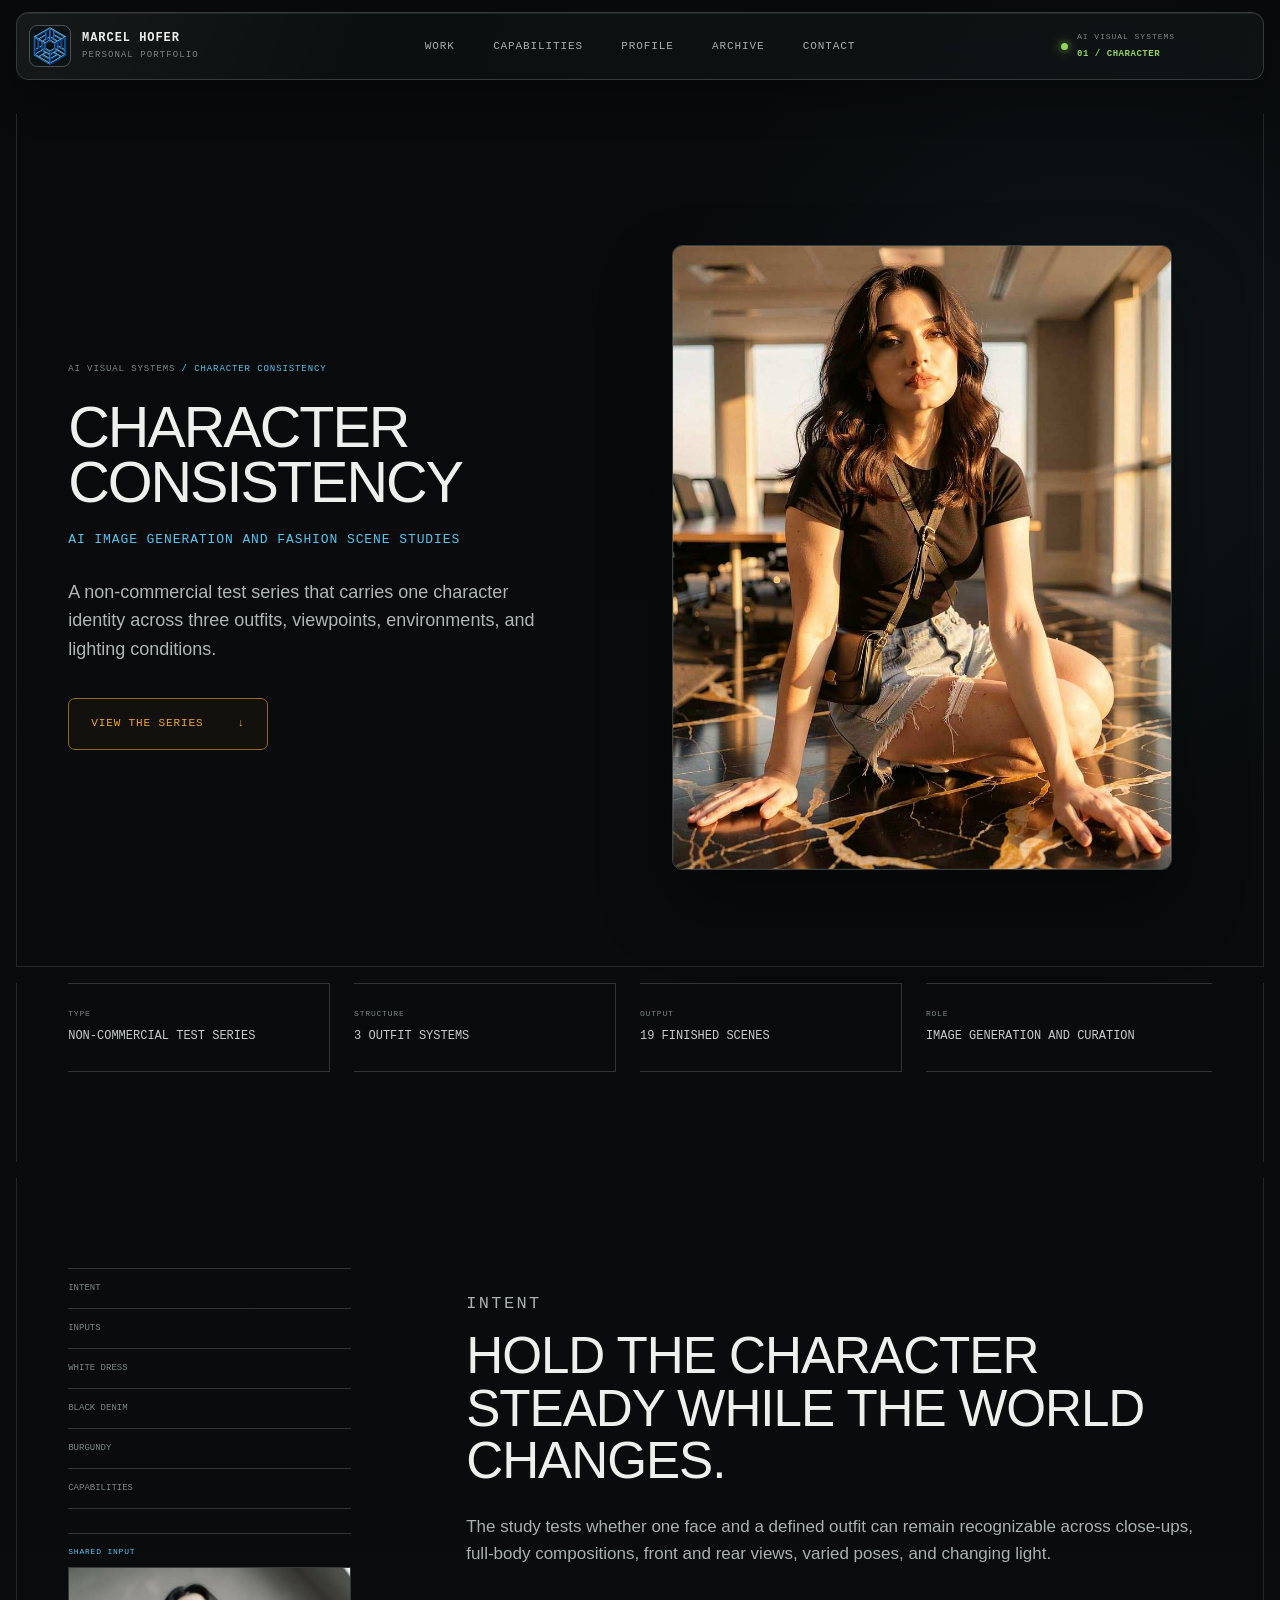
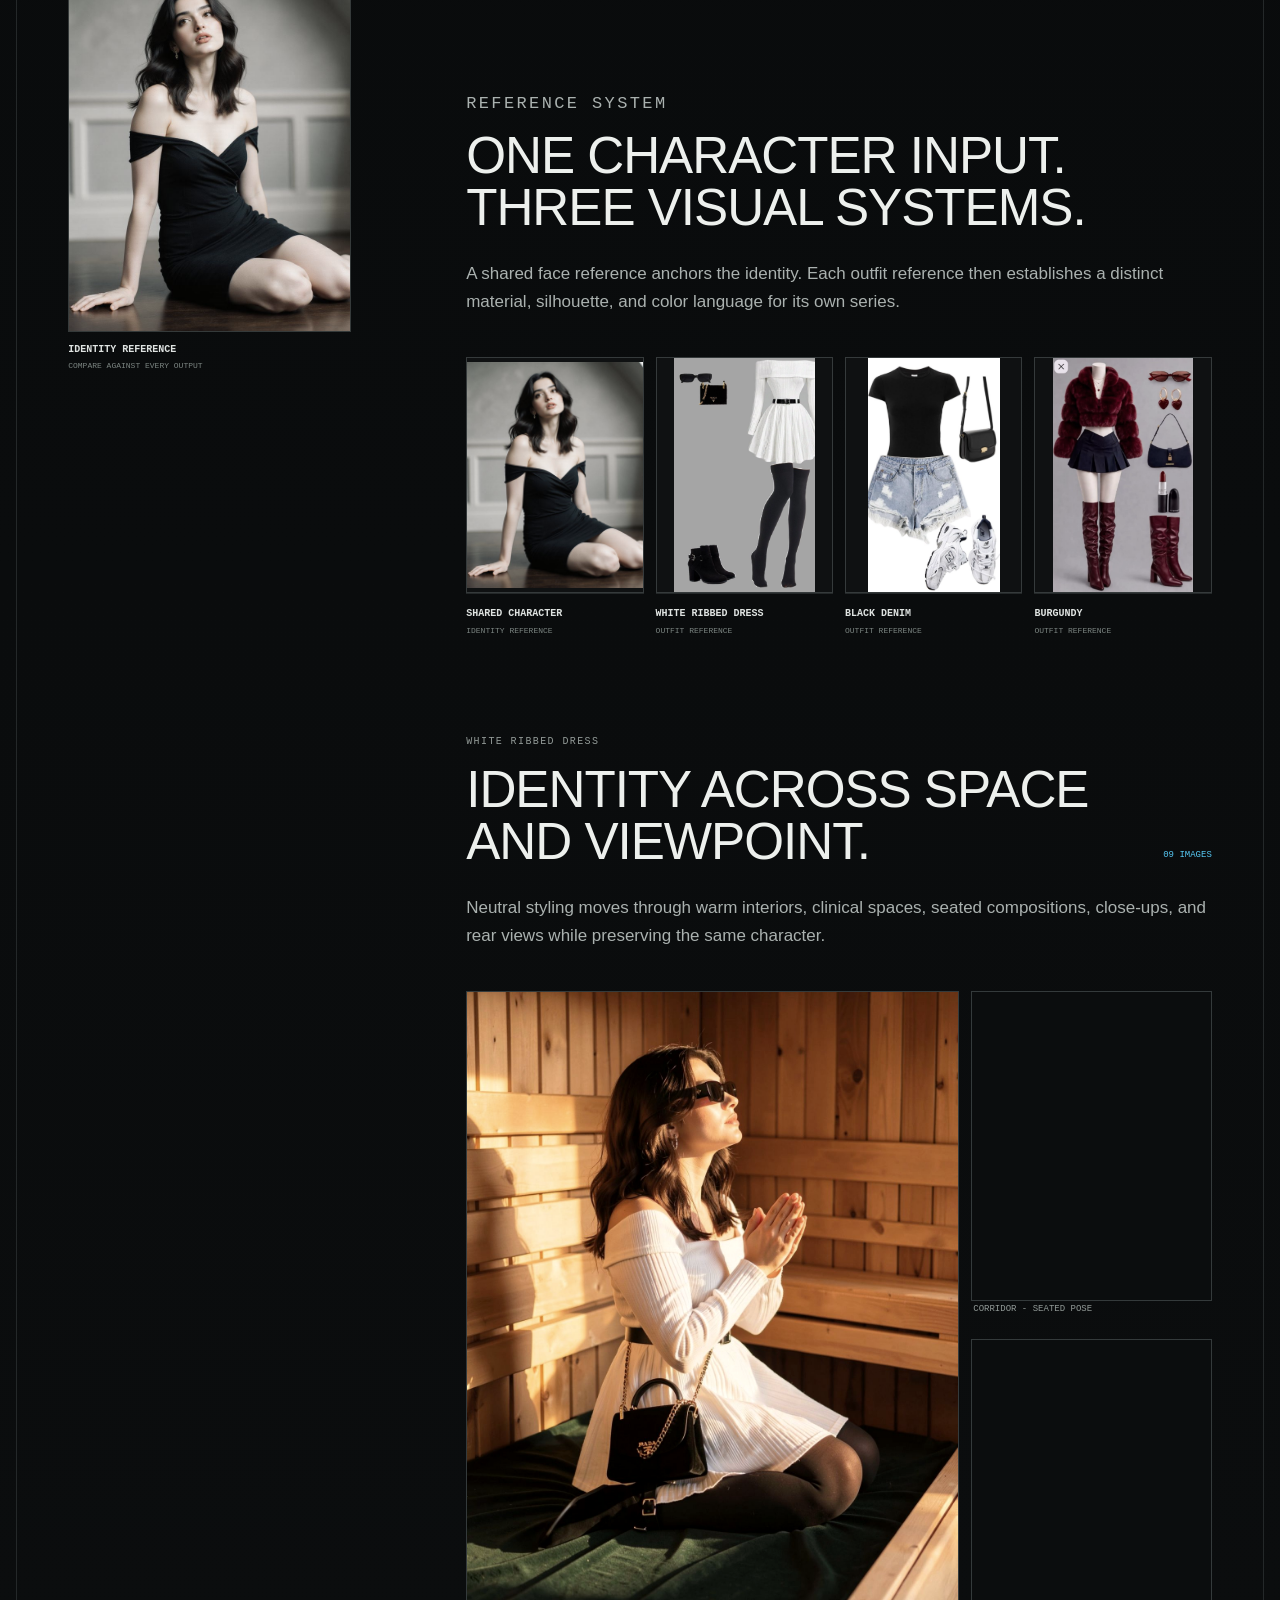
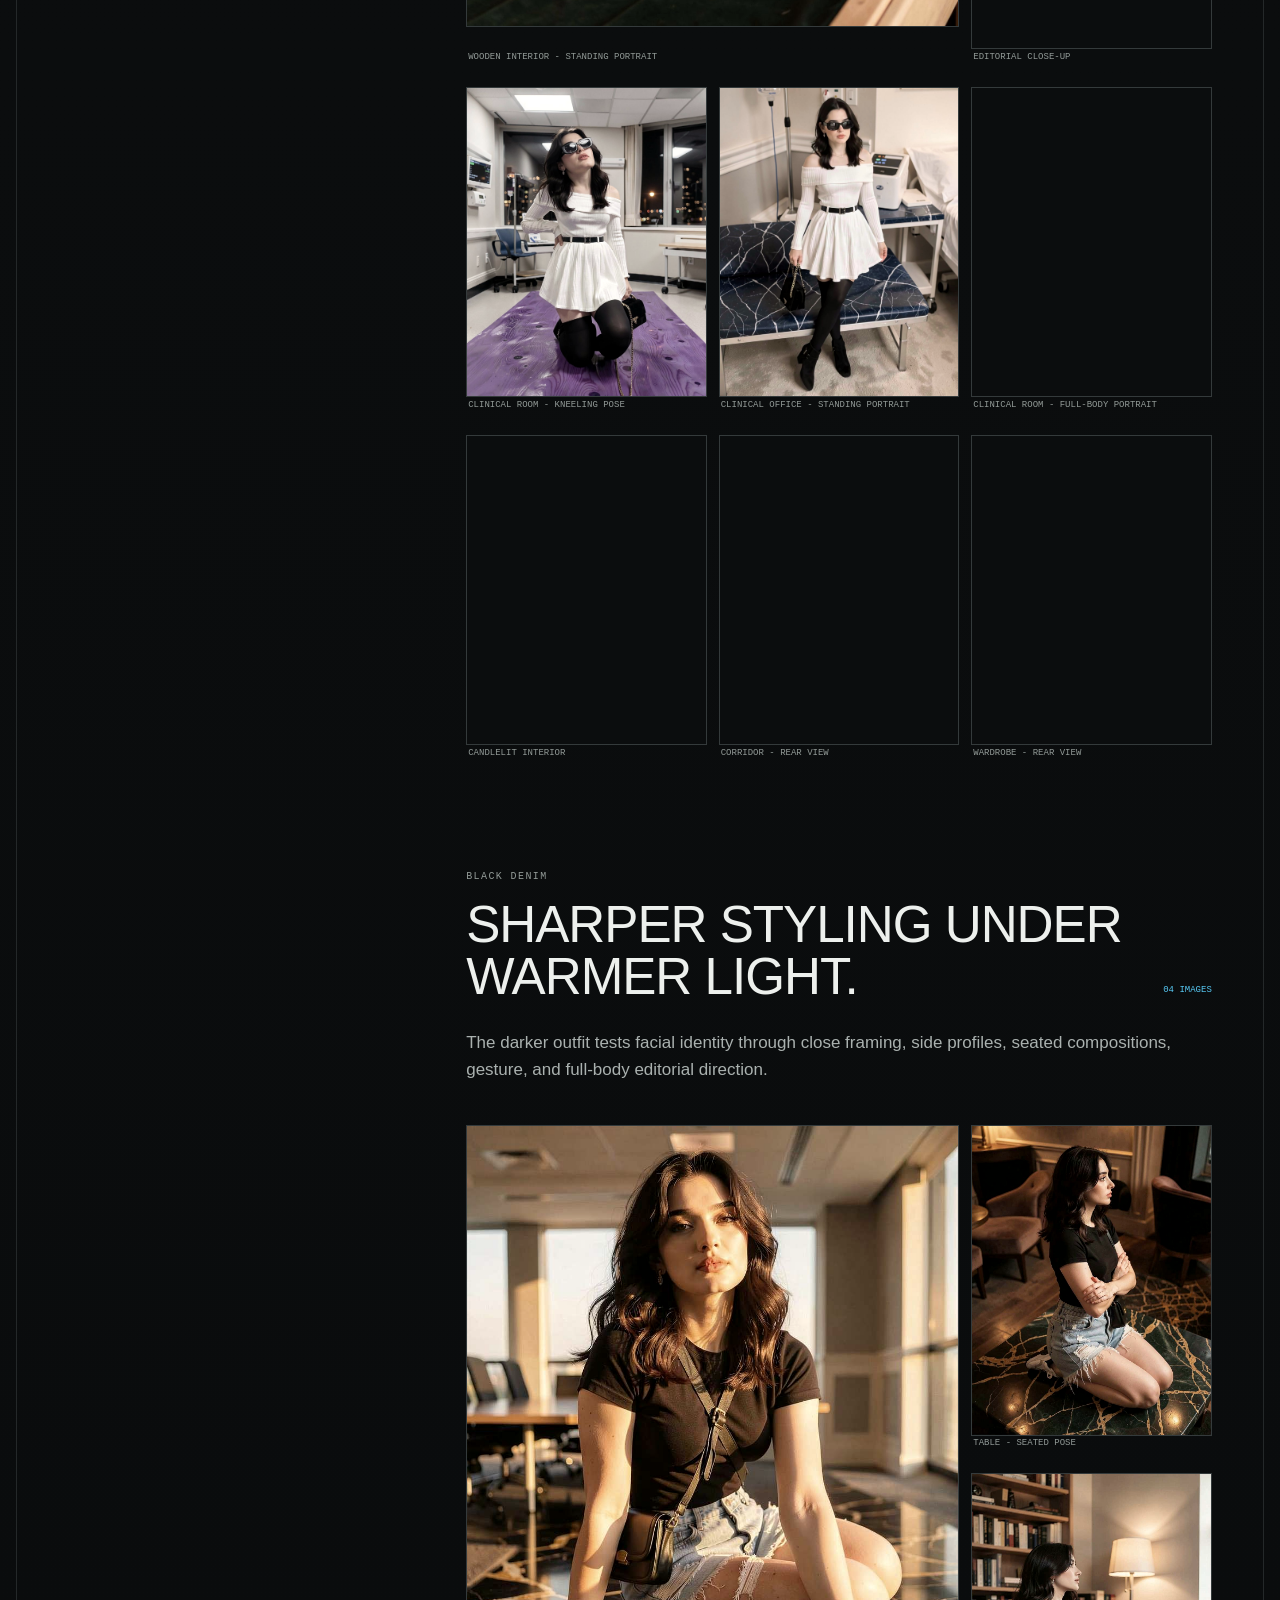
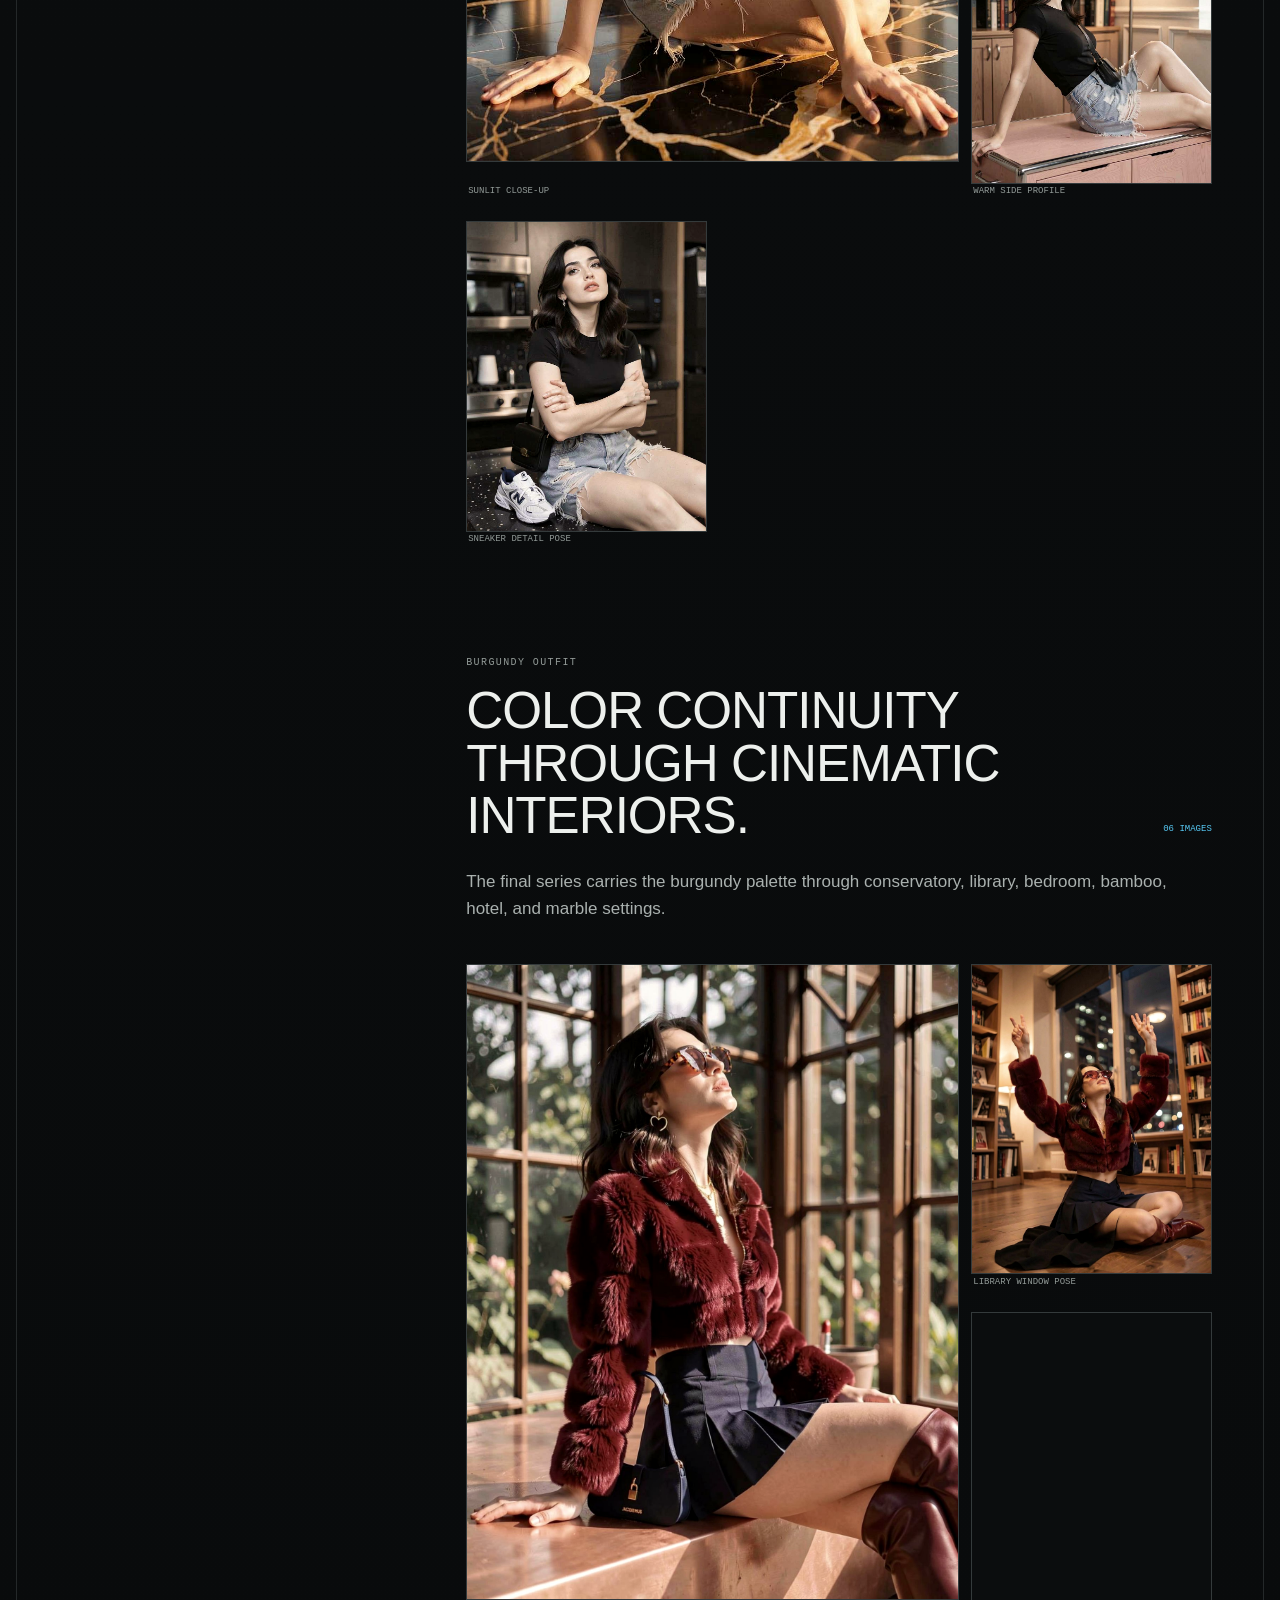
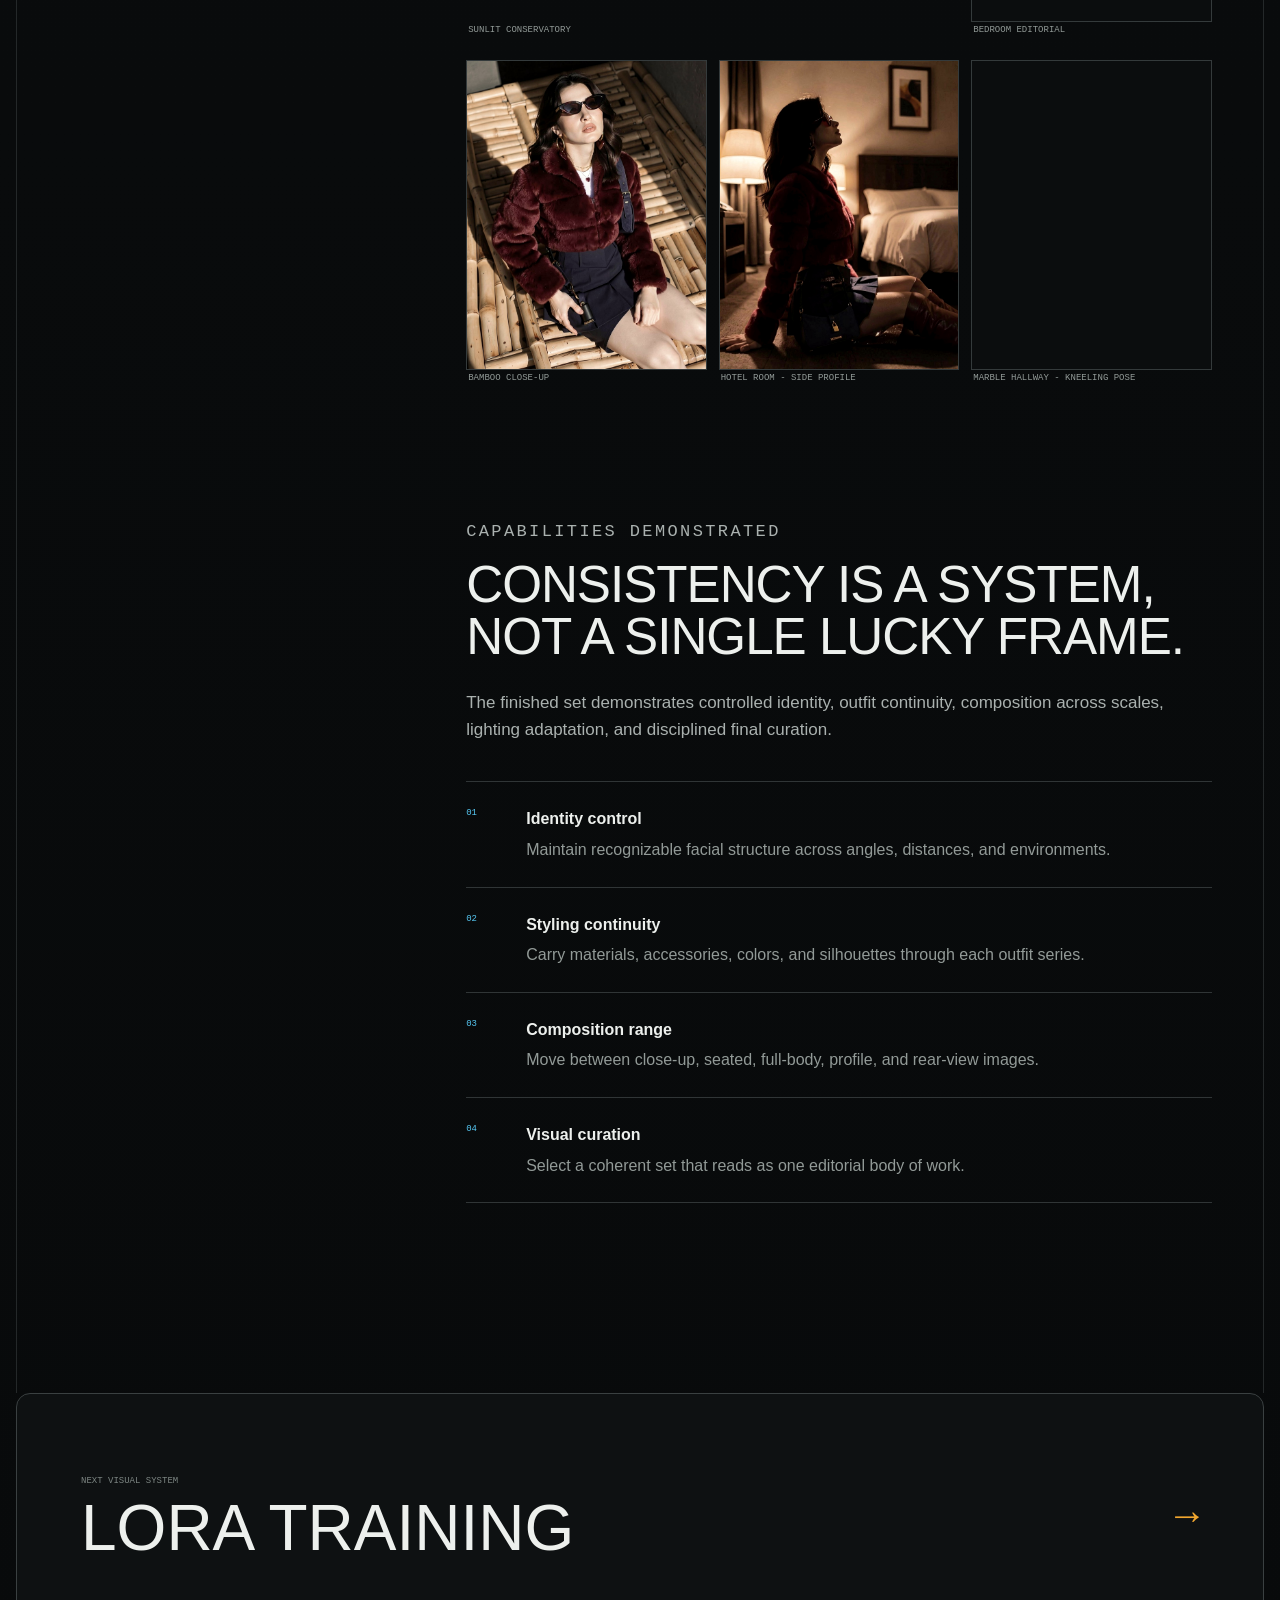
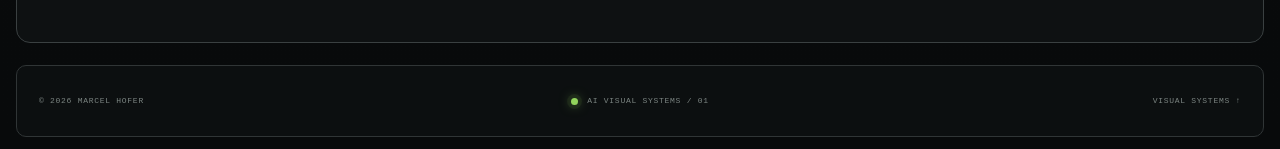
<file: cases/character-consistency/index.html>
<!doctype html>
<html lang="en">
<head>
  <meta charset="utf-8">
  <meta name="viewport" content="width=device-width, initial-scale=1">
  <meta name="theme-color" content="#090b0c">
  <meta name="description" content="Character Consistency case study: one generated character carried across three outfits, varied scenes, viewpoints, and lighting.">
  <meta property="og:type" content="article">
  <meta property="og:title" content="Character Consistency | Marcel Hofer">
  <meta property="og:description" content="A non-commercial image study across three outfit systems and 19 curated outputs.">
  <meta property="og:image" content="https://goodguy1963.github.io/Portfolio/assets/images/character-consistency/black-denim-01-sunlit-close-up.jpg">
  <meta property="og:url" content="https://goodguy1963.github.io/Portfolio/cases/character-consistency/">
  <meta name="twitter:card" content="summary_large_image">
  <link rel="canonical" href="https://goodguy1963.github.io/Portfolio/cases/character-consistency/">
  <link rel="icon" type="image/png" href="../../assets/images/3doffice-mark-v2.png">
  <link rel="stylesheet" href="../../assets/styles.css?v=40">
  <script src="../../assets/main.js?v=7" defer></script>
  <title>Character Consistency | Marcel Hofer</title>
</head>
<body data-page="case-character-consistency">
  <a class="skip-link" href="#main">Skip to content</a>
  <header class="site-header shell" data-header>
    <a class="brand" href="../../" aria-label="Marcel Hofer, home"><span class="brand-mark" aria-hidden="true"><img src="../../assets/images/3doffice-mark-transparent.svg" alt=""></span><span><strong>Marcel Hofer</strong><small>Personal Portfolio</small></span></a>
    <button class="nav-toggle" type="button" aria-expanded="false" aria-controls="primary-nav"><span>Menu</span><i aria-hidden="true"></i></button>
    <nav id="primary-nav" class="site-nav" aria-label="Primary navigation"><a href="../../#work">Work</a><a href="../../#capabilities">Capabilities</a><a href="../../#profile">Profile</a><a href="../../#archive">Archive</a><a href="../../#contact">Contact</a></nav>
    <div class="system-state"><span class="status-light" aria-hidden="true"></span><span><small>AI Visual Systems</small><strong>01 / Character</strong></span></div>
  </header>

  <main id="main" class="case-main">
    <section class="case-hero shell">
      <div class="case-hero-copy" data-reveal>
        <p class="case-breadcrumb"><a href="../ai-visual-systems/">AI Visual Systems</a> / Character Consistency</p>
        <h1>Character Consistency</h1>
        <p class="case-subtitle">AI image generation and fashion scene studies</p>
        <p class="case-summary">A non-commercial test series that carries one character identity across three outfits, viewpoints, environments, and lighting conditions.</p>
        <div class="case-actions"><a class="button button-primary" href="#references">View the series <span aria-hidden="true">↓</span></a></div>
      </div>
      <figure class="case-media case-media--portrait" data-reveal><img src="../../assets/images/character-consistency/black-denim-01-sunlit-close-up.jpg" width="900" height="1163" alt="Generated close-up portrait in a black denim outfit with warm window light" decoding="async"></figure>
    </section>

    <dl class="case-facts shell" data-reveal>
      <div><dt>Type</dt><dd>Non-commercial test series</dd></div>
      <div><dt>Structure</dt><dd>3 outfit systems</dd></div>
      <div><dt>Output</dt><dd>19 finished scenes</dd></div>
      <div><dt>Role</dt><dd>Image generation and curation</dd></div>
    </dl>

    <section class="case-story section shell">
      <div class="story-grid">
        <aside class="story-sidebar">
          <nav class="story-nav" aria-label="Case study sections">
            <a href="#intent">Intent</a><a href="#references">Inputs</a><a href="#white-dress">White dress</a><a href="#black-denim">Black denim</a><a href="#burgundy">Burgundy</a><a href="#capabilities-shown">Capabilities</a>
          </nav>
          <figure class="identity-reference-rail">
            <p>Shared input</p>
            <img src="../../assets/images/character-consistency/fashion-character-face-reference.jpg" width="736" height="952" alt="Shared identity reference for direct comparison with the generated outputs" loading="lazy" decoding="async">
            <figcaption><strong>Identity reference</strong><span>Compare against every output</span></figcaption>
          </figure>
        </aside>
        <div class="story-content">
          <section id="intent" data-reveal>
            <p class="eyebrow">Intent</p>
            <h2>Hold the character steady while the world changes.</h2>
            <p>The study tests whether one face and a defined outfit can remain recognizable across close-ups, full-body compositions, front and rear views, varied poses, and changing light.</p>
          </section>

          <section id="references" data-reveal>
            <p class="eyebrow">Reference system</p>
            <h2>One character input. Three visual systems.</h2>
            <p>A shared face reference anchors the identity. Each outfit reference then establishes a distinct material, silhouette, and color language for its own series.</p>
            <div class="input-reference-grid">
              <figure class="input-reference"><img src="../../assets/images/character-consistency/fashion-character-face-reference.jpg" width="736" height="952" alt="Shared face reference used across the character consistency study" loading="lazy" decoding="async"><figcaption><strong>Shared character</strong><span>Identity reference</span></figcaption></figure>
              <figure class="input-reference"><img src="../../assets/images/character-consistency/fashion-outfit-and-accessory-reference.jpg" width="834" height="1384" alt="White ribbed dress and accessory reference" loading="lazy" decoding="async"><figcaption><strong>White ribbed dress</strong><span>Outfit reference</span></figcaption></figure>
              <figure class="input-reference"><img src="../../assets/images/character-consistency/fashion-black-denim-outfit-reference.jpg" width="675" height="1200" alt="Black denim outfit reference" loading="lazy" decoding="async"><figcaption><strong>Black denim</strong><span>Outfit reference</span></figcaption></figure>
              <figure class="input-reference"><img src="../../assets/images/character-consistency/fashion-burgundy-outfit-reference.jpg" width="839" height="1400" alt="Burgundy outfit reference" loading="lazy" decoding="async"><figcaption><strong>Burgundy</strong><span>Outfit reference</span></figcaption></figure>
            </div>
          </section>

          <section id="white-dress" class="fashion-series" data-reveal>
            <header class="fashion-series-heading"><div><p class="eyebrow">White ribbed dress</p><h2>Identity across space and viewpoint.</h2></div><span>09 images</span></header>
            <p>Neutral styling moves through warm interiors, clinical spaces, seated compositions, close-ups, and rear views while preserving the same character.</p>
            <div class="fashion-gallery" aria-label="White ribbed dress image series">
              <button class="fashion-shot fashion-shot--lead" type="button" data-lightbox-item data-lightbox-group="white" data-lightbox-src="../../assets/images/character-consistency/01-wooden-interior.jpg" data-lightbox-alt="Character in a white ribbed dress standing in a warm wooden interior" data-lightbox-caption="Wooden interior - standing portrait"><span class="fashion-shot-media"><img src="../../assets/images/character-consistency/01-wooden-interior.jpg" width="1200" height="1550" alt="Character in a white ribbed dress standing in a warm wooden interior" loading="lazy" decoding="async"></span><span class="fashion-shot-caption">Wooden interior - standing portrait</span></button>
              <button class="fashion-shot" type="button" data-lightbox-item data-lightbox-group="white" data-lightbox-src="../../assets/images/character-consistency/02-corridor-seated.jpg" data-lightbox-alt="Character in a white ribbed dress seated in a corridor" data-lightbox-caption="Corridor - seated pose"><span class="fashion-shot-media"><img src="../../assets/images/character-consistency/02-corridor-seated.jpg" width="1200" height="1550" alt="Character in a white ribbed dress seated in a corridor" loading="lazy" decoding="async"></span><span class="fashion-shot-caption">Corridor - seated pose</span></button>
              <button class="fashion-shot" type="button" data-lightbox-item data-lightbox-group="white" data-lightbox-src="../../assets/images/character-consistency/03-editorial-close-up.jpg" data-lightbox-alt="Editorial close-up of the character in a white ribbed dress" data-lightbox-caption="Editorial close-up"><span class="fashion-shot-media"><img src="../../assets/images/character-consistency/03-editorial-close-up.jpg" width="1200" height="1550" alt="Editorial close-up of the character in a white ribbed dress" loading="lazy" decoding="async"></span><span class="fashion-shot-caption">Editorial close-up</span></button>
              <button class="fashion-shot" type="button" data-lightbox-item data-lightbox-group="white" data-lightbox-src="../../assets/images/character-consistency/04-clinical-room-standing.jpg" data-lightbox-alt="Character in a white ribbed dress kneeling in a clinical room" data-lightbox-caption="Clinical room - kneeling pose"><span class="fashion-shot-media"><img src="../../assets/images/character-consistency/04-clinical-room-standing.jpg" width="1200" height="1550" alt="Character in a white ribbed dress kneeling in a clinical room" loading="lazy" decoding="async"></span><span class="fashion-shot-caption">Clinical room - kneeling pose</span></button>
              <button class="fashion-shot" type="button" data-lightbox-item data-lightbox-group="white" data-lightbox-src="../../assets/images/character-consistency/05-clinical-office-standing.jpg" data-lightbox-alt="Character in a white ribbed dress standing in a clinical office" data-lightbox-caption="Clinical office - standing portrait"><span class="fashion-shot-media"><img src="../../assets/images/character-consistency/05-clinical-office-standing.jpg" width="1200" height="1550" alt="Character in a white ribbed dress standing in a clinical office" loading="lazy" decoding="async"></span><span class="fashion-shot-caption">Clinical office - standing portrait</span></button>
              <button class="fashion-shot" type="button" data-lightbox-item data-lightbox-group="white" data-lightbox-src="../../assets/images/character-consistency/06-clinical-room-full-body.jpg" data-lightbox-alt="Full-body portrait in a white ribbed dress inside a clinical room" data-lightbox-caption="Clinical room - full-body portrait"><span class="fashion-shot-media"><img src="../../assets/images/character-consistency/06-clinical-room-full-body.jpg" width="1200" height="1550" alt="Full-body portrait in a white ribbed dress inside a clinical room" loading="lazy" decoding="async"></span><span class="fashion-shot-caption">Clinical room - full-body portrait</span></button>
              <button class="fashion-shot" type="button" data-lightbox-item data-lightbox-group="white" data-lightbox-src="../../assets/images/character-consistency/07-candlelit-interior.jpg" data-lightbox-alt="Character in a white ribbed dress in a candlelit interior" data-lightbox-caption="Candlelit interior"><span class="fashion-shot-media"><img src="../../assets/images/character-consistency/07-candlelit-interior.jpg" width="1200" height="1550" alt="Character in a white ribbed dress in a candlelit interior" loading="lazy" decoding="async"></span><span class="fashion-shot-caption">Candlelit interior</span></button>
              <button class="fashion-shot" type="button" data-lightbox-item data-lightbox-group="white" data-lightbox-src="../../assets/images/character-consistency/08-corridor-rear-view.jpg" data-lightbox-alt="Rear view of the white ribbed dress in a corridor" data-lightbox-caption="Corridor - rear view"><span class="fashion-shot-media"><img src="../../assets/images/character-consistency/08-corridor-rear-view.jpg" width="1200" height="1550" alt="Rear view of the white ribbed dress in a corridor" loading="lazy" decoding="async"></span><span class="fashion-shot-caption">Corridor - rear view</span></button>
              <button class="fashion-shot" type="button" data-lightbox-item data-lightbox-group="white" data-lightbox-src="../../assets/images/character-consistency/09-wardrobe-rear-view.jpg" data-lightbox-alt="Rear view of the white ribbed dress beside a wardrobe" data-lightbox-caption="Wardrobe - rear view"><span class="fashion-shot-media"><img src="../../assets/images/character-consistency/09-wardrobe-rear-view.jpg" width="1200" height="1550" alt="Rear view of the white ribbed dress beside a wardrobe" loading="lazy" decoding="async"></span><span class="fashion-shot-caption">Wardrobe - rear view</span></button>
            </div>
          </section>

          <section id="black-denim" class="fashion-series" data-reveal>
            <header class="fashion-series-heading"><div><p class="eyebrow">Black denim</p><h2>Sharper styling under warmer light.</h2></div><span>04 images</span></header>
            <p>The darker outfit tests facial identity through close framing, side profiles, seated compositions, gesture, and full-body editorial direction.</p>
            <div class="fashion-gallery" aria-label="Black denim image series">
              <button class="fashion-shot fashion-shot--lead" type="button" data-lightbox-item data-lightbox-group="black" data-lightbox-src="../../assets/images/character-consistency/black-denim-01-sunlit-close-up.jpg" data-lightbox-alt="Sunlit close-up portrait in a black denim outfit" data-lightbox-caption="Sunlit close-up"><span class="fashion-shot-media"><img src="../../assets/images/character-consistency/black-denim-01-sunlit-close-up.jpg" width="900" height="1163" alt="Sunlit close-up portrait in a black denim outfit" loading="lazy" decoding="async"></span><span class="fashion-shot-caption">Sunlit close-up</span></button>
              <button class="fashion-shot" type="button" data-lightbox-item data-lightbox-group="black" data-lightbox-src="../../assets/images/character-consistency/black-denim-02-table-seated.jpg" data-lightbox-alt="Character in black denim seated at a table" data-lightbox-caption="Table - seated pose"><span class="fashion-shot-media"><img src="../../assets/images/character-consistency/black-denim-02-table-seated.jpg" width="900" height="1163" alt="Character in black denim seated at a table" loading="lazy" decoding="async"></span><span class="fashion-shot-caption">Table - seated pose</span></button>
              <button class="fashion-shot" type="button" data-lightbox-item data-lightbox-group="black" data-lightbox-src="../../assets/images/character-consistency/black-denim-03-warm-side-profile.jpg" data-lightbox-alt="Warm side profile portrait in a black denim outfit" data-lightbox-caption="Warm side profile"><span class="fashion-shot-media"><img src="../../assets/images/character-consistency/black-denim-03-warm-side-profile.jpg" width="900" height="1163" alt="Warm side profile portrait in a black denim outfit" loading="lazy" decoding="async"></span><span class="fashion-shot-caption">Warm side profile</span></button>
              <button class="fashion-shot" type="button" data-lightbox-item data-lightbox-group="black" data-lightbox-src="../../assets/images/character-consistency/black-denim-07-sneaker-detail-pose.jpg" data-lightbox-alt="Black denim outfit pose emphasizing the sneaker detail" data-lightbox-caption="Sneaker detail pose"><span class="fashion-shot-media"><img src="../../assets/images/character-consistency/black-denim-07-sneaker-detail-pose.jpg" width="900" height="1163" alt="Black denim outfit pose emphasizing the sneaker detail" loading="lazy" decoding="async"></span><span class="fashion-shot-caption">Sneaker detail pose</span></button>
            </div>
          </section>

          <section id="burgundy" class="fashion-series" data-reveal>
            <header class="fashion-series-heading"><div><p class="eyebrow">Burgundy outfit</p><h2>Color continuity through cinematic interiors.</h2></div><span>06 images</span></header>
            <p>The final series carries the burgundy palette through conservatory, library, bedroom, bamboo, hotel, and marble settings.</p>
            <div class="fashion-gallery" aria-label="Burgundy outfit image series">
              <button class="fashion-shot fashion-shot--lead" type="button" data-lightbox-item data-lightbox-group="burgundy" data-lightbox-src="../../assets/images/character-consistency/burgundy-01-sunlit-conservatory.jpg" data-lightbox-alt="Character in a burgundy outfit inside a sunlit conservatory" data-lightbox-caption="Sunlit conservatory"><span class="fashion-shot-media"><img src="../../assets/images/character-consistency/burgundy-01-sunlit-conservatory.jpg" width="1394" height="1800" alt="Character in a burgundy outfit inside a sunlit conservatory" loading="lazy" decoding="async"></span><span class="fashion-shot-caption">Sunlit conservatory</span></button>
              <button class="fashion-shot" type="button" data-lightbox-item data-lightbox-group="burgundy" data-lightbox-src="../../assets/images/character-consistency/burgundy-02-library-window-pose.jpg" data-lightbox-alt="Character in a burgundy outfit posing by a library window" data-lightbox-caption="Library window pose"><span class="fashion-shot-media"><img src="../../assets/images/character-consistency/burgundy-02-library-window-pose.jpg" width="1394" height="1800" alt="Character in a burgundy outfit posing by a library window" loading="lazy" decoding="async"></span><span class="fashion-shot-caption">Library window pose</span></button>
              <button class="fashion-shot" type="button" data-lightbox-item data-lightbox-group="burgundy" data-lightbox-src="../../assets/images/character-consistency/burgundy-03-bedroom-editorial.jpg" data-lightbox-alt="Bedroom editorial portrait in a burgundy outfit" data-lightbox-caption="Bedroom editorial"><span class="fashion-shot-media"><img src="../../assets/images/character-consistency/burgundy-03-bedroom-editorial.jpg" width="1394" height="1800" alt="Bedroom editorial portrait in a burgundy outfit" loading="lazy" decoding="async"></span><span class="fashion-shot-caption">Bedroom editorial</span></button>
              <button class="fashion-shot" type="button" data-lightbox-item data-lightbox-group="burgundy" data-lightbox-src="../../assets/images/character-consistency/burgundy-04-bamboo-close-up.jpg" data-lightbox-alt="Close-up portrait in a burgundy outfit beside bamboo" data-lightbox-caption="Bamboo close-up"><span class="fashion-shot-media"><img src="../../assets/images/character-consistency/burgundy-04-bamboo-close-up.jpg" width="1394" height="1800" alt="Close-up portrait in a burgundy outfit beside bamboo" loading="lazy" decoding="async"></span><span class="fashion-shot-caption">Bamboo close-up</span></button>
              <button class="fashion-shot" type="button" data-lightbox-item data-lightbox-group="burgundy" data-lightbox-src="../../assets/images/character-consistency/burgundy-05-hotel-room-profile.jpg" data-lightbox-alt="Side profile in a burgundy outfit inside a hotel room" data-lightbox-caption="Hotel room - side profile"><span class="fashion-shot-media"><img src="../../assets/images/character-consistency/burgundy-05-hotel-room-profile.jpg" width="1394" height="1800" alt="Side profile in a burgundy outfit inside a hotel room" loading="lazy" decoding="async"></span><span class="fashion-shot-caption">Hotel room - side profile</span></button>
              <button class="fashion-shot" type="button" data-lightbox-item data-lightbox-group="burgundy" data-lightbox-src="../../assets/images/character-consistency/burgundy-06-marble-hallway-kneeling.jpg" data-lightbox-alt="Character in a burgundy outfit kneeling in a marble hallway" data-lightbox-caption="Marble hallway - kneeling pose"><span class="fashion-shot-media"><img src="../../assets/images/character-consistency/burgundy-06-marble-hallway-kneeling.jpg" width="1394" height="1800" alt="Character in a burgundy outfit kneeling in a marble hallway" loading="lazy" decoding="async"></span><span class="fashion-shot-caption">Marble hallway - kneeling pose</span></button>
            </div>
          </section>

          <section id="capabilities-shown" data-reveal>
            <p class="eyebrow">Capabilities demonstrated</p>
            <h2>Consistency is a system, not a single lucky frame.</h2>
            <p>The finished set demonstrates controlled identity, outfit continuity, composition across scales, lighting adaptation, and disciplined final curation.</p>
            <ul class="decision-list">
              <li><span>01</span><div><strong>Identity control</strong>Maintain recognizable facial structure across angles, distances, and environments.</div></li>
              <li><span>02</span><div><strong>Styling continuity</strong>Carry materials, accessories, colors, and silhouettes through each outfit series.</div></li>
              <li><span>03</span><div><strong>Composition range</strong>Move between close-up, seated, full-body, profile, and rear-view images.</div></li>
              <li><span>04</span><div><strong>Visual curation</strong>Select a coherent set that reads as one editorial body of work.</div></li>
            </ul>
          </section>
        </div>
      </div>
    </section>

    <a class="next-case shell" href="../lora-training/"><span><small>Next visual system</small><strong>LoRA Training</strong></span><b aria-hidden="true">→</b></a>
  </main>

  <dialog class="image-lightbox" data-lightbox aria-label="Image preview">
    <div class="image-lightbox-panel">
      <button class="image-lightbox-close" type="button" data-lightbox-close aria-label="Close image preview">Close</button>
      <figure><img data-lightbox-image width="1394" height="1800" alt=""><figcaption data-lightbox-caption></figcaption></figure>
      <div class="image-lightbox-controls"><button type="button" data-lightbox-previous aria-label="Show previous image">← Previous</button><span data-lightbox-counter aria-live="polite"></span><button type="button" data-lightbox-next aria-label="Show next image">Next →</button></div>
    </div>
  </dialog>

  <footer class="site-footer shell"><p>© <span data-year>2026</span> Marcel Hofer</p><p class="footer-status"><span class="status-light"></span>AI Visual Systems / 01</p><a href="../ai-visual-systems/">Visual systems ↑</a></footer>
</body>
</html>
</file>
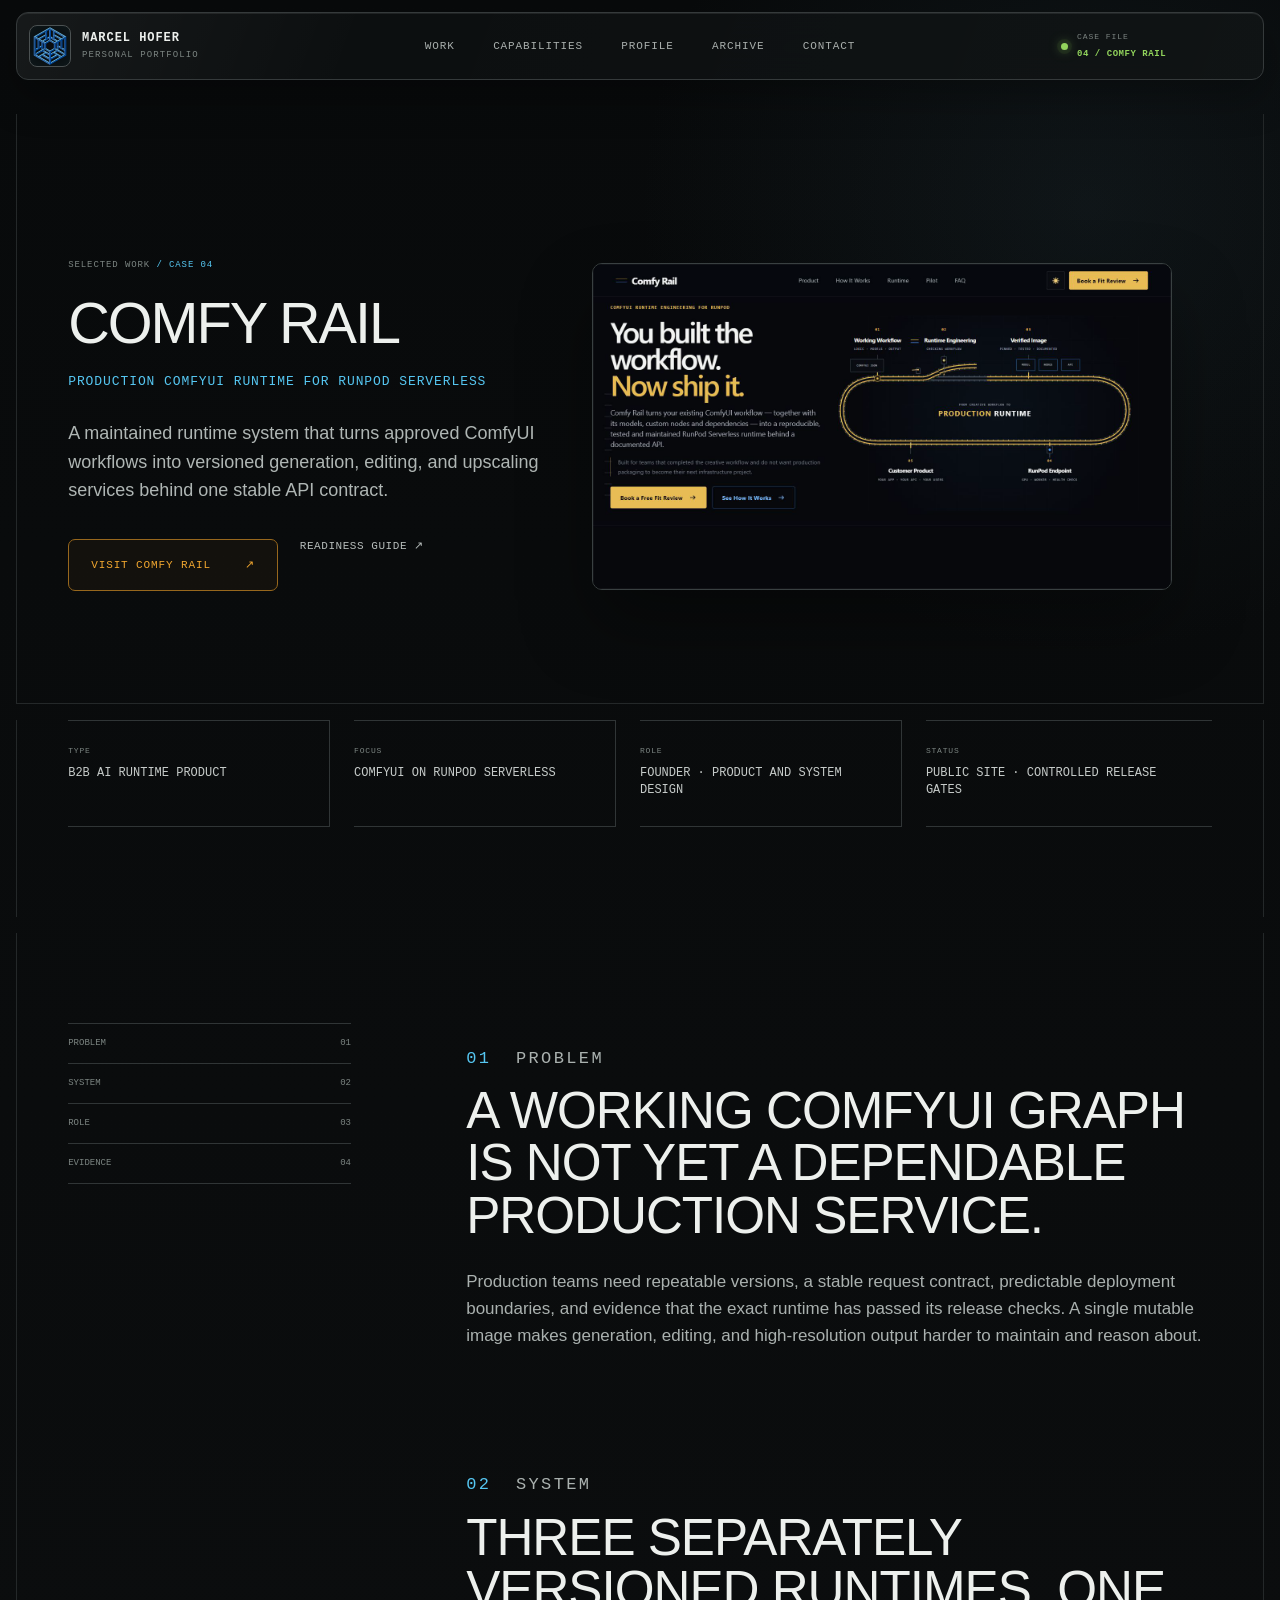
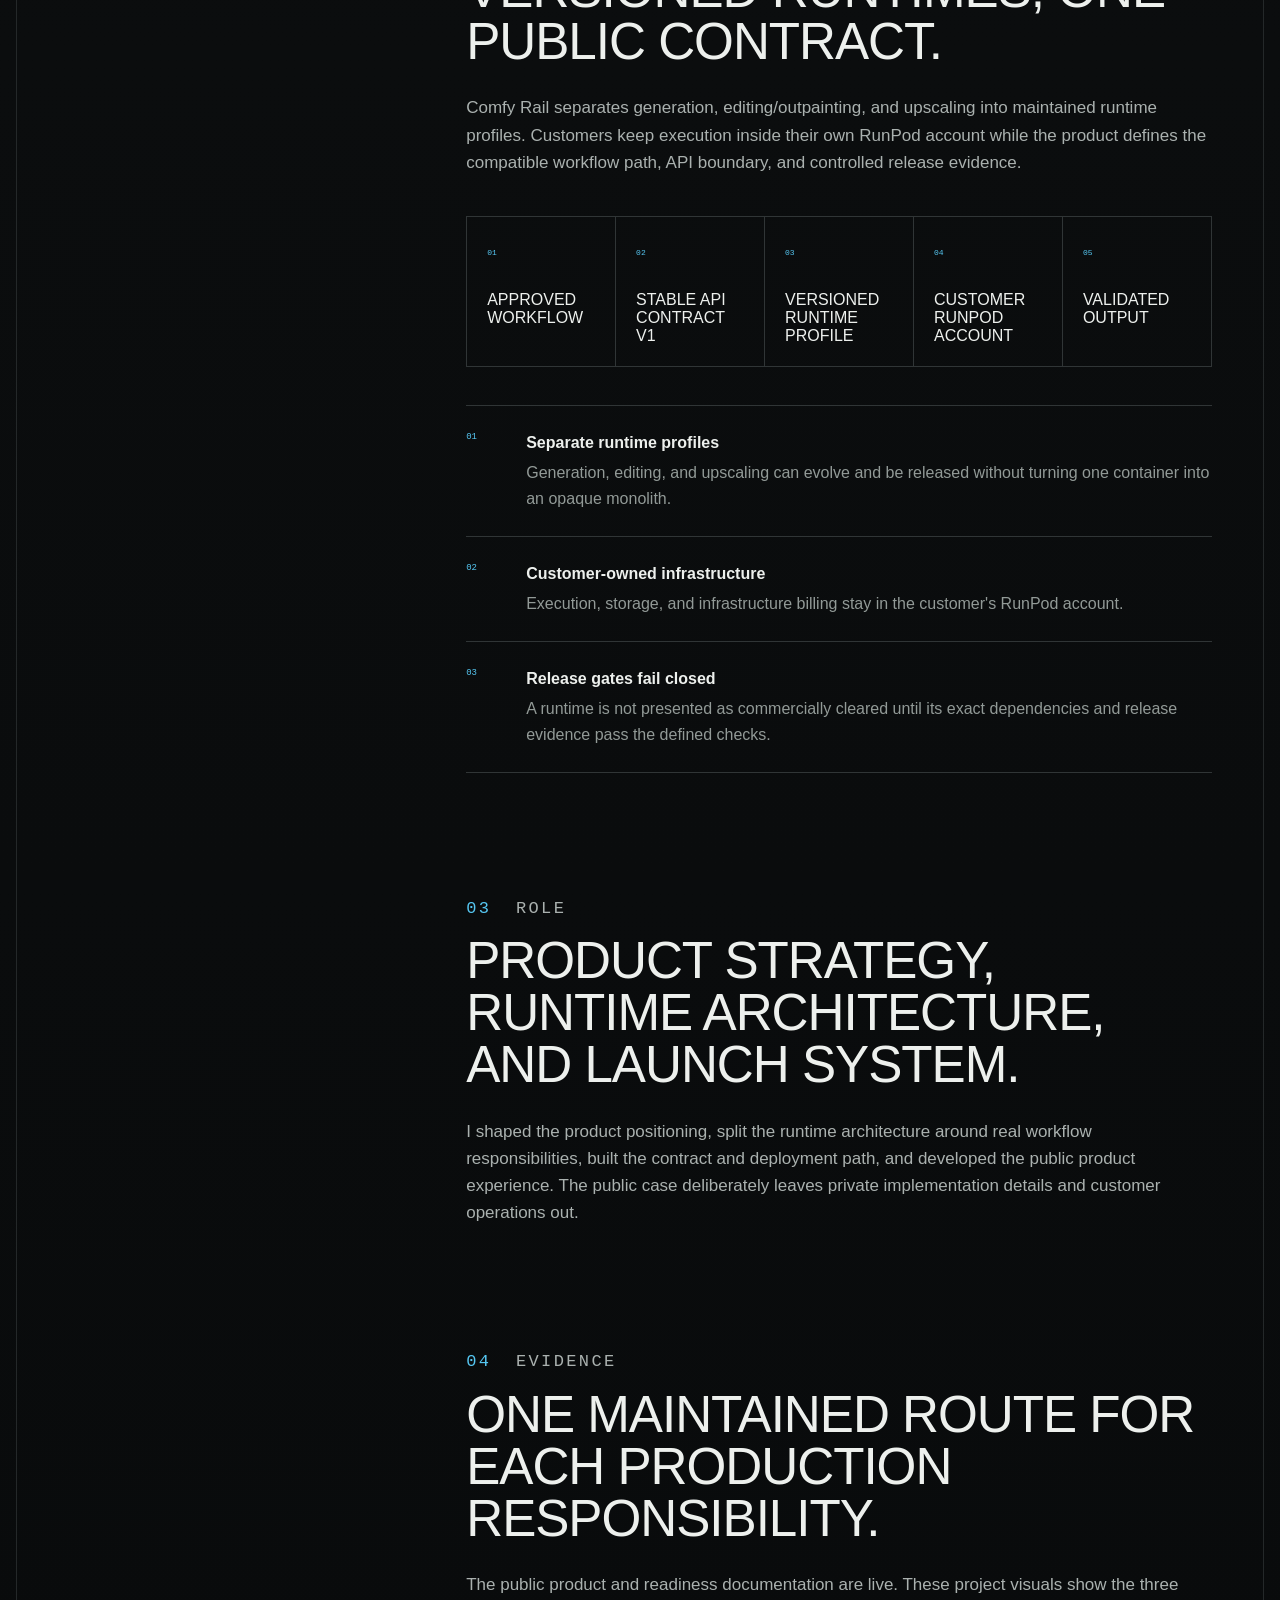
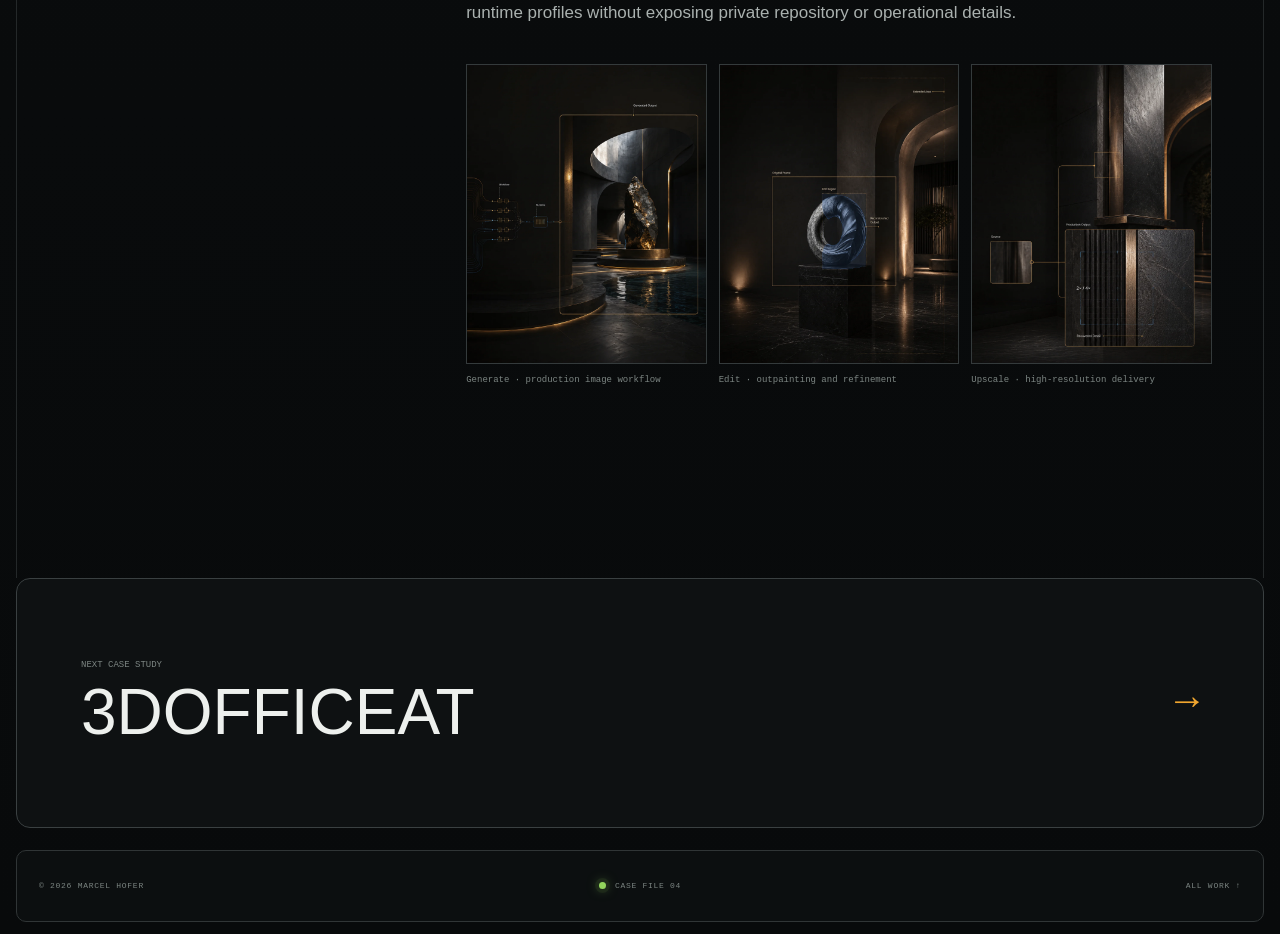
<file: cases/comfy-rail/index.html>
<!doctype html>
<html lang="en">
<head>
  <meta charset="utf-8">
  <meta name="viewport" content="width=device-width, initial-scale=1">
  <meta name="theme-color" content="#090b0c">
  <meta name="description" content="Comfy Rail case study — maintained ComfyUI runtimes for RunPod Serverless, created by Marcel Hofer.">
  <meta property="og:type" content="article">
  <meta property="og:title" content="Comfy Rail — Marcel Hofer">
  <meta property="og:description" content="Versioned generation, editing, and upscaling runtimes behind one stable API contract.">
  <meta property="og:image" content="https://goodguy1963.github.io/Portfolio/assets/images/comfy-rail-social-preview.png">
  <meta property="og:url" content="https://goodguy1963.github.io/Portfolio/cases/comfy-rail/">
  <meta name="twitter:card" content="summary_large_image">
  <link rel="canonical" href="https://goodguy1963.github.io/Portfolio/cases/comfy-rail/">
  <link rel="icon" type="image/png" href="../../assets/images/3doffice-mark-v2.png">
  <link rel="stylesheet" href="../../assets/styles.css?v=25">
  <script src="../../assets/main.js?v=6" defer></script>
  <title>Comfy Rail — Marcel Hofer</title>
</head>
<body data-page="case-comfy-rail">
  <a class="skip-link" href="#main">Skip to content</a>
  <header class="site-header shell" data-header>
    <a class="brand" href="../../" aria-label="Marcel Hofer, home"><span class="brand-mark" aria-hidden="true"><img src="../../assets/images/3doffice-mark-transparent.svg" alt=""></span><span><strong>Marcel Hofer</strong><small>Personal Portfolio</small></span></a>
    <button class="nav-toggle" type="button" aria-expanded="false" aria-controls="primary-nav"><span>Menu</span><i aria-hidden="true"></i></button>
    <nav id="primary-nav" class="site-nav" aria-label="Primary navigation"><a href="../../#work">Work</a><a href="../../#capabilities">Capabilities</a><a href="../../#profile">Profile</a><a href="../../#archive">Archive</a><a href="../../#contact">Contact</a></nav>
    <div class="system-state"><span class="status-light" aria-hidden="true"></span><span><small>Case file</small><strong>04 / Comfy Rail</strong></span></div>
  </header>

  <main id="main" class="case-main">
    <section class="case-hero shell">
      <div class="case-hero-copy" data-reveal>
        <p class="case-breadcrumb"><a href="../../#work">Selected work</a> / Case 04</p>
        <h1>Comfy Rail</h1>
        <p class="case-subtitle">Production ComfyUI runtime for RunPod Serverless</p>
        <p class="case-summary">A maintained runtime system that turns approved ComfyUI workflows into versioned generation, editing, and upscaling services behind one stable API contract.</p>
        <div class="case-actions"><a class="button button-primary" href="https://comfyrail.dev">Visit Comfy Rail <span aria-hidden="true">↗</span></a><a class="text-link" href="https://comfyrail.dev/production-readiness">Readiness guide <span aria-hidden="true">↗</span></a></div>
      </div>
      <figure class="case-media" data-reveal><img src="../../assets/images/comfy-rail-social-preview.png" width="1440" height="810" alt="Current Comfy Rail homepage showing the production runtime route from ComfyUI workflow to RunPod endpoint"></figure>
    </section>

    <dl class="case-facts shell" data-reveal>
      <div><dt>Type</dt><dd>B2B AI runtime product</dd></div>
      <div><dt>Focus</dt><dd>ComfyUI on RunPod Serverless</dd></div>
      <div><dt>Role</dt><dd>Founder · Product and system design</dd></div>
      <div><dt>Status</dt><dd>Public site · Controlled release gates</dd></div>
    </dl>

    <section id="story" class="case-story section shell">
      <div class="story-grid">
        <nav class="story-nav" aria-label="Case study sections"><a href="#problem">Problem <span>01</span></a><a href="#system">System <span>02</span></a><a href="#role">Role <span>03</span></a><a href="#evidence">Evidence <span>04</span></a></nav>
        <div class="story-content">
          <section id="problem" data-reveal>
            <p class="eyebrow"><span>01</span> Problem</p>
            <h2>A working ComfyUI graph is not yet a dependable production service.</h2>
            <p>Production teams need repeatable versions, a stable request contract, predictable deployment boundaries, and evidence that the exact runtime has passed its release checks. A single mutable image makes generation, editing, and high-resolution output harder to maintain and reason about.</p>
          </section>

          <section id="system" data-reveal>
            <p class="eyebrow"><span>02</span> System</p>
            <h2>Three separately versioned runtimes, one public contract.</h2>
            <p>Comfy Rail separates generation, editing/outpainting, and upscaling into maintained runtime profiles. Customers keep execution inside their own RunPod account while the product defines the compatible workflow path, API boundary, and controlled release evidence.</p>
            <div class="architecture" aria-label="Comfy Rail architecture">
              <div><span>01</span><strong>Approved workflow</strong></div><div><span>02</span><strong>Stable API Contract v1</strong></div><div><span>03</span><strong>Versioned runtime profile</strong></div><div><span>04</span><strong>Customer RunPod account</strong></div><div><span>05</span><strong>Validated output</strong></div>
            </div>
            <ul class="decision-list">
              <li><span>01</span><div><strong>Separate runtime profiles</strong>Generation, editing, and upscaling can evolve and be released without turning one container into an opaque monolith.</div></li>
              <li><span>02</span><div><strong>Customer-owned infrastructure</strong>Execution, storage, and infrastructure billing stay in the customer's RunPod account.</div></li>
              <li><span>03</span><div><strong>Release gates fail closed</strong>A runtime is not presented as commercially cleared until its exact dependencies and release evidence pass the defined checks.</div></li>
            </ul>
          </section>

          <section id="role" data-reveal>
            <p class="eyebrow"><span>03</span> Role</p>
            <h2>Product strategy, runtime architecture, and launch system.</h2>
            <p>I shaped the product positioning, split the runtime architecture around real workflow responsibilities, built the contract and deployment path, and developed the public product experience. The public case deliberately leaves private implementation details and customer operations out.</p>
          </section>

          <section id="evidence" data-reveal>
            <p class="eyebrow"><span>04</span> Evidence</p>
            <h2>One maintained route for each production responsibility.</h2>
            <p>The public product and readiness documentation are live. These project visuals show the three runtime profiles without exposing private repository or operational details.</p>
            <div class="evidence-grid">
              <figure><img src="../../assets/images/comfy-rail-runtime-generate.webp" alt="Comfy Rail generation runtime producing a dark architectural product scene" loading="lazy"><figcaption>Generate · production image workflow</figcaption></figure>
              <figure><img src="../../assets/images/comfy-rail-runtime-edit.webp" alt="Comfy Rail editing runtime extending and refining an image" loading="lazy"><figcaption>Edit · outpainting and refinement</figcaption></figure>
              <figure><img src="../../assets/images/comfy-rail-runtime-upscale.webp" alt="Comfy Rail upscaling runtime preparing a high-resolution output" loading="lazy"><figcaption>Upscale · high-resolution delivery</figcaption></figure>
            </div>
          </section>
        </div>
      </div>
    </section>

    <a class="next-case shell" href="../3doffice/"><span><small>Next case study</small><strong>3DOfficeAT</strong></span><b aria-hidden="true">→</b></a>
  </main>
  <footer class="site-footer shell"><p>© <span data-year>2026</span> Marcel Hofer</p><p class="footer-status"><span class="status-light"></span>Case file 04</p><a href="../../#work">All work ↑</a></footer>
</body>
</html>
</file>
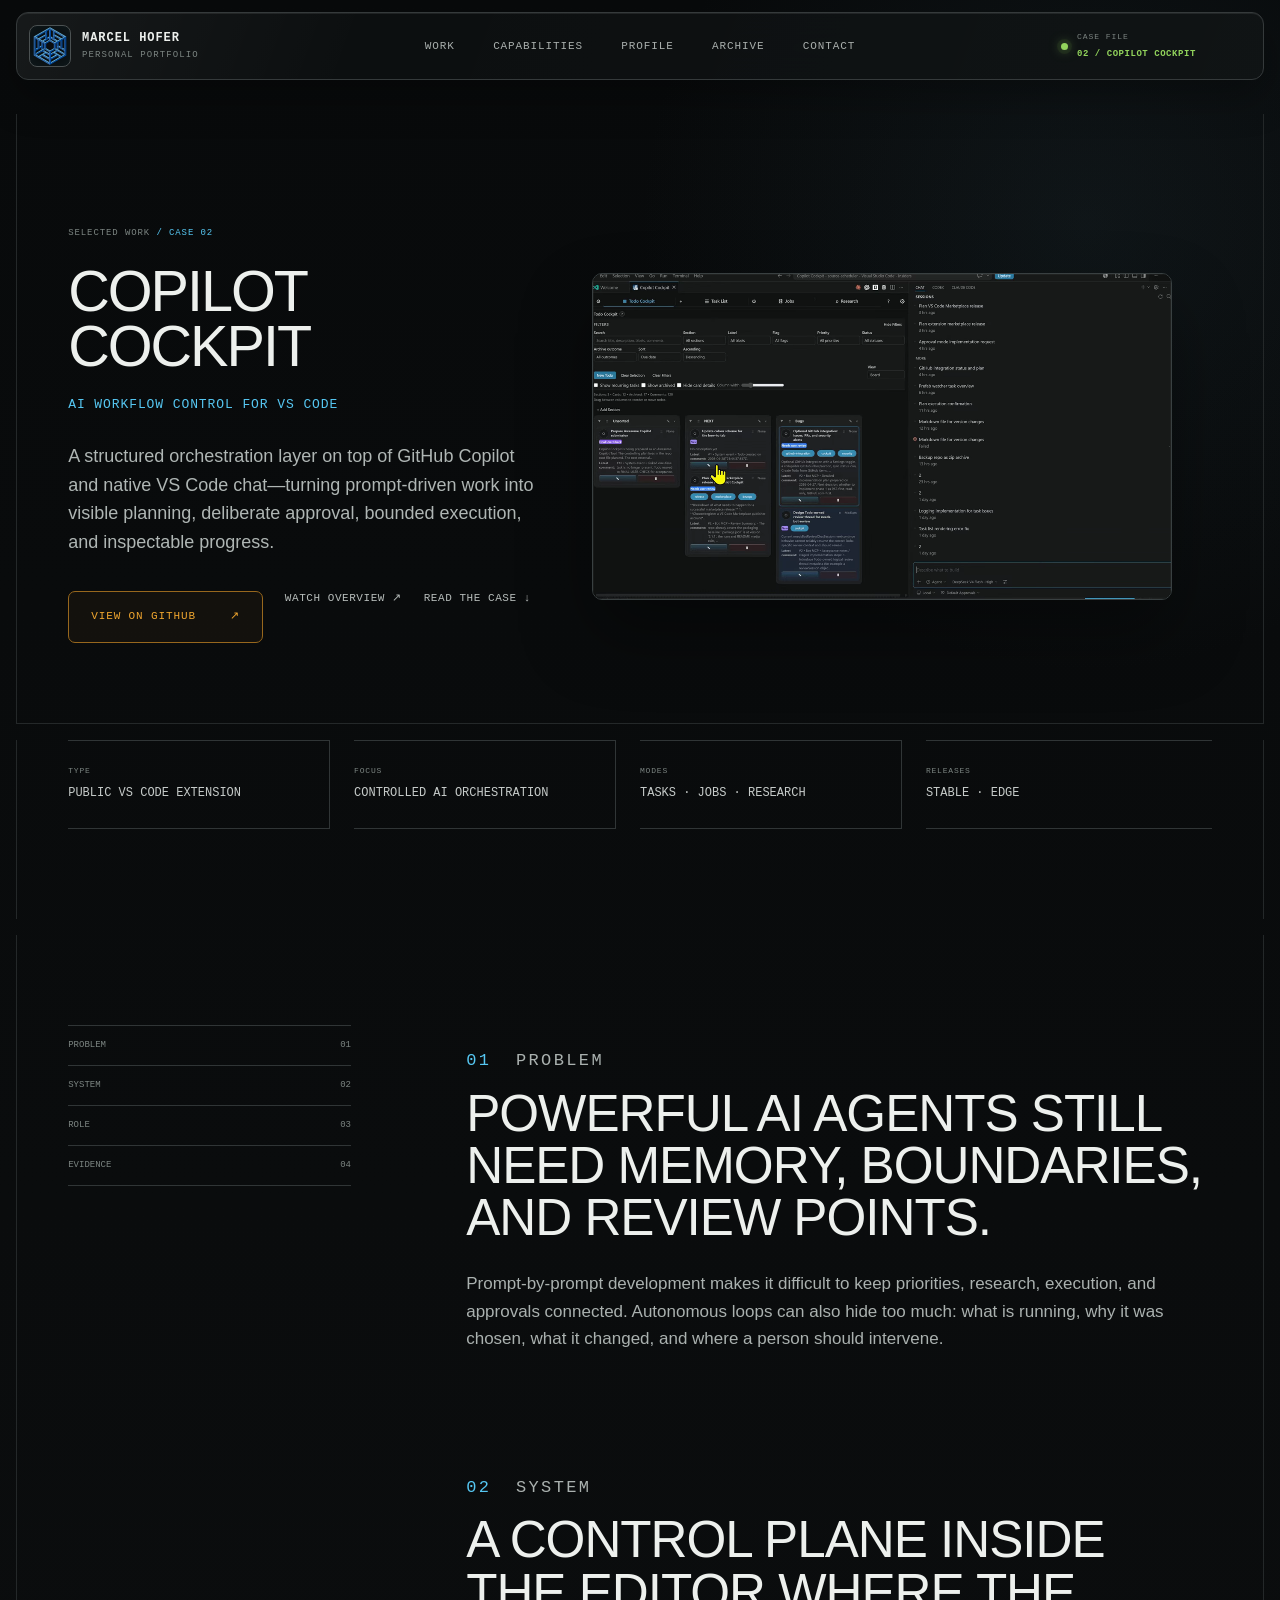
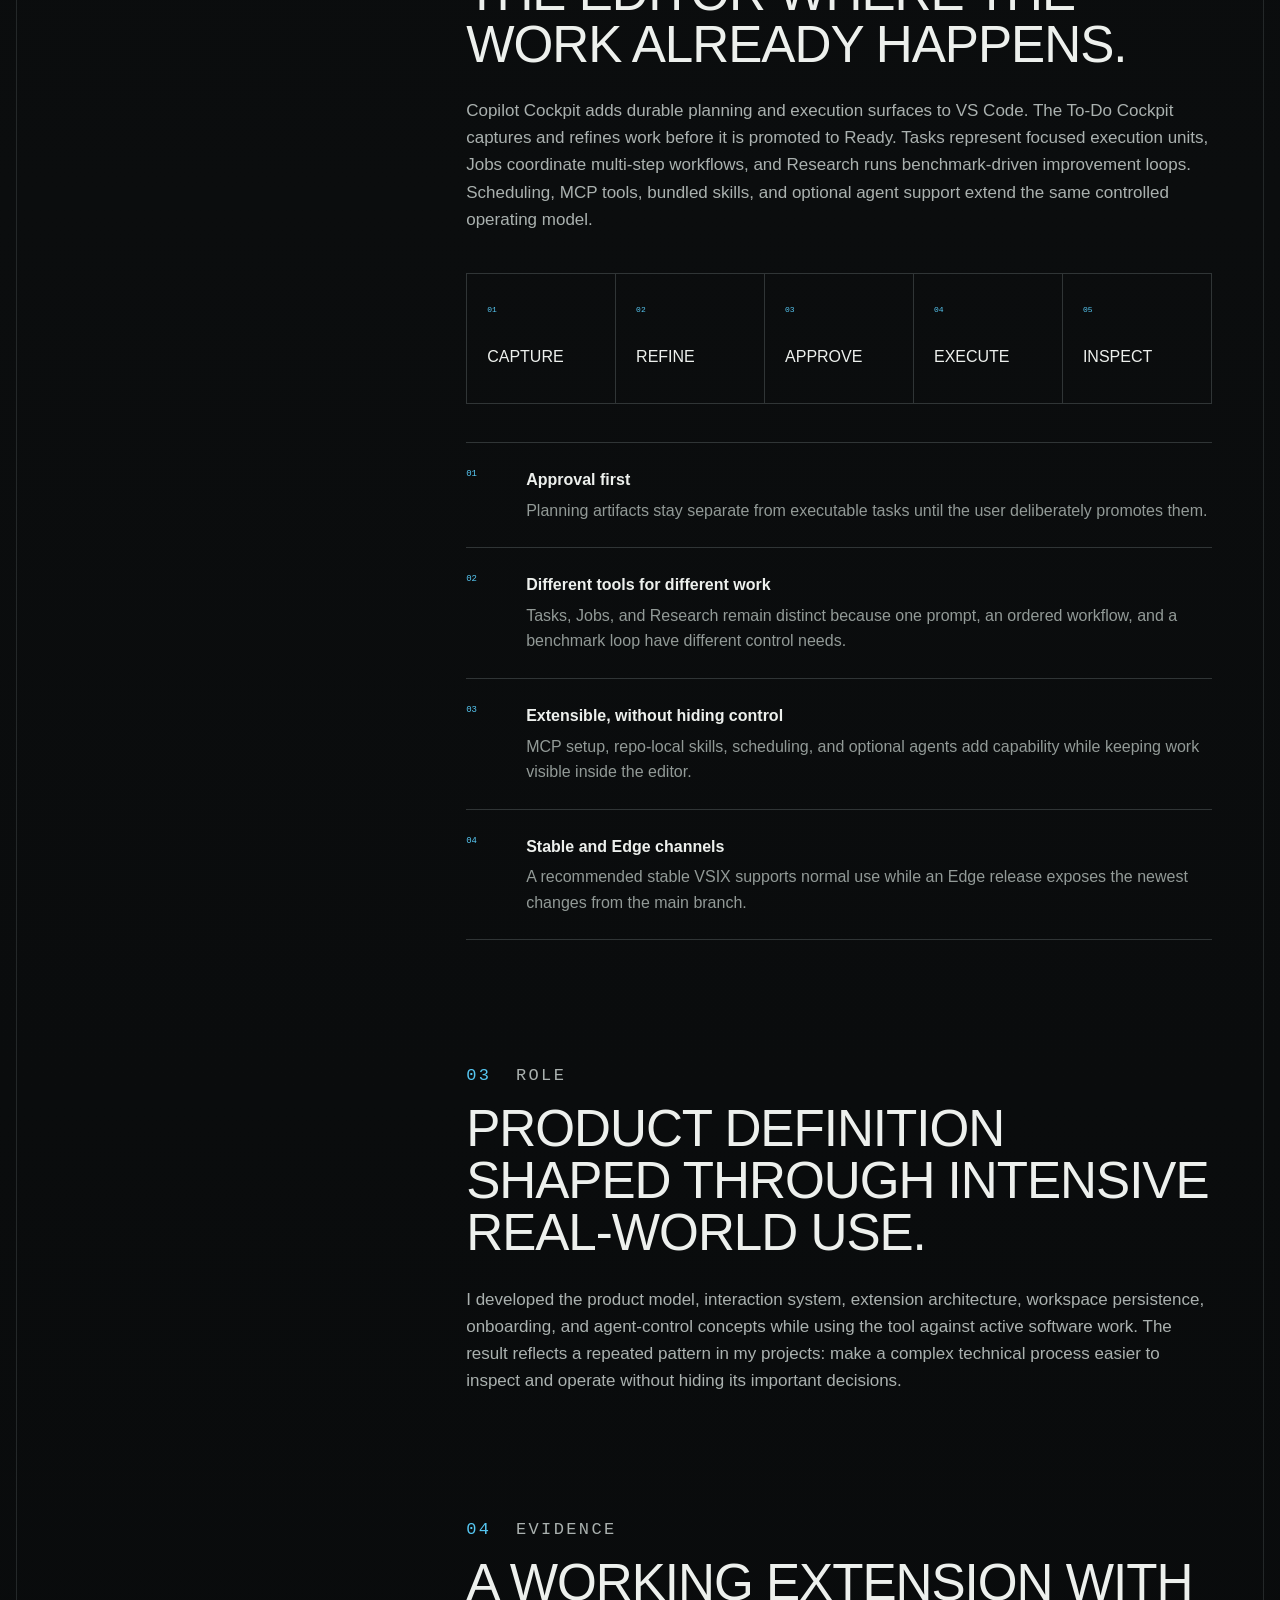
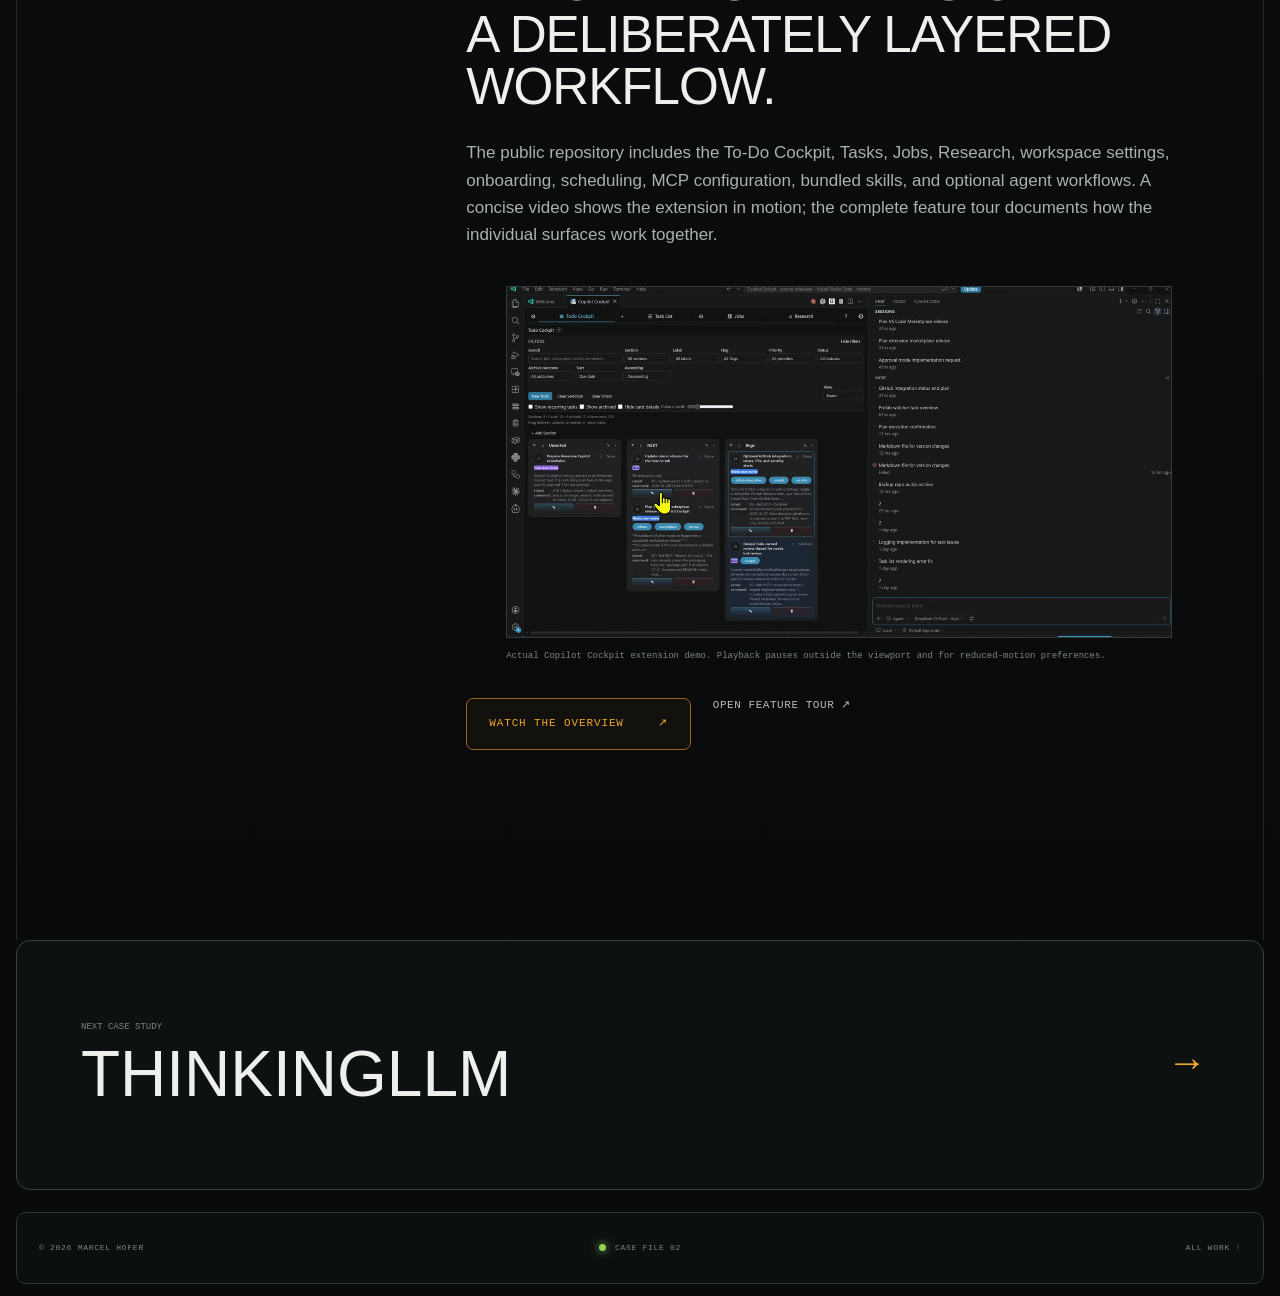
<file: cases/copilot-cockpit/index.html>
<!doctype html>
<html lang="en">
<head>
  <meta charset="utf-8">
  <meta name="viewport" content="width=device-width, initial-scale=1">
  <meta name="theme-color" content="#090b0c">
  <meta name="description" content="Copilot Cockpit case study — a structured orchestration layer for GitHub Copilot, tasks, jobs, research, and human approval inside VS Code.">
  <meta property="og:type" content="article">
  <meta property="og:title" content="Copilot Cockpit — Marcel Hofer">
  <meta property="og:description" content="Visible planning, approval gates, scheduled work, and bounded AI execution inside VS Code.">
  <meta property="og:image" content="https://goodguy1963.github.io/Portfolio/assets/images/copilot-cockpit-poster.webp">
  <meta property="og:url" content="https://goodguy1963.github.io/Portfolio/cases/copilot-cockpit/">
  <meta name="twitter:card" content="summary_large_image">
  <link rel="canonical" href="https://goodguy1963.github.io/Portfolio/cases/copilot-cockpit/">
  <link rel="icon" type="image/png" href="../../assets/images/3doffice-mark-v2.png">
  <link rel="stylesheet" href="../../assets/styles.css?v=25">
  <script src="../../assets/main.js?v=6" defer></script>
  <title>Copilot Cockpit — Marcel Hofer</title>
</head>
<body data-page="case-copilot">
  <a class="skip-link" href="#main">Skip to content</a>
  <header class="site-header shell" data-header>
    <a class="brand" href="../../" aria-label="Marcel Hofer, home"><span class="brand-mark" aria-hidden="true"><img src="../../assets/images/3doffice-mark-transparent.svg" alt=""></span><span><strong>Marcel Hofer</strong><small>Personal Portfolio</small></span></a>
    <button class="nav-toggle" type="button" aria-expanded="false" aria-controls="primary-nav"><span>Menu</span><i aria-hidden="true"></i></button>
    <nav id="primary-nav" class="site-nav" aria-label="Primary navigation"><a href="../../#work">Work</a><a href="../../#capabilities">Capabilities</a><a href="../../#profile">Profile</a><a href="../../#archive">Archive</a><a href="../../#contact">Contact</a></nav>
    <div class="system-state"><span class="status-light" aria-hidden="true"></span><span><small>Case file</small><strong>02 / Copilot Cockpit</strong></span></div>
  </header>

  <main id="main" class="case-main">
    <section class="case-hero shell">
      <div class="case-hero-copy" data-reveal>
        <p class="case-breadcrumb"><a href="../../#work">Selected work</a> / Case 02</p>
        <h1>Copilot Cockpit</h1>
        <p class="case-subtitle">AI workflow control for VS Code</p>
        <p class="case-summary">A structured orchestration layer on top of GitHub Copilot and native VS Code chat—turning prompt-driven work into visible planning, deliberate approval, bounded execution, and inspectable progress.</p>
        <div class="case-actions"><a class="button button-primary" href="https://github.com/goodguy1963/Copilot-Cockpit">View on GitHub <span aria-hidden="true">↗</span></a><a class="text-link" href="https://youtu.be/yiJCmwmxEFc">Watch overview <span aria-hidden="true">↗</span></a><a class="text-link" href="#story">Read the case <span aria-hidden="true">↓</span></a></div>
      </div>
      <figure class="case-media" data-reveal><video data-autoplay muted loop playsinline preload="metadata" poster="../../assets/images/copilot-cockpit-poster.webp"><source src="../../assets/media/copilot-cockpit-demo.webm" type="video/webm"></video></figure>
    </section>

    <dl class="case-facts shell" data-reveal>
      <div><dt>Type</dt><dd>Public VS Code extension</dd></div>
      <div><dt>Focus</dt><dd>Controlled AI orchestration</dd></div>
      <div><dt>Modes</dt><dd>Tasks · Jobs · Research</dd></div>
      <div><dt>Releases</dt><dd>Stable · Edge</dd></div>
    </dl>

    <section id="story" class="case-story section shell">
      <div class="story-grid">
        <nav class="story-nav" aria-label="Case study sections"><a href="#problem">Problem <span>01</span></a><a href="#system">System <span>02</span></a><a href="#role">Role <span>03</span></a><a href="#evidence">Evidence <span>04</span></a></nav>
        <div class="story-content">
          <section id="problem" data-reveal>
            <p class="eyebrow"><span>01</span> Problem</p>
            <h2>Powerful AI agents still need memory, boundaries, and review points.</h2>
            <p>Prompt-by-prompt development makes it difficult to keep priorities, research, execution, and approvals connected. Autonomous loops can also hide too much: what is running, why it was chosen, what it changed, and where a person should intervene.</p>
          </section>

          <section id="system" data-reveal>
            <p class="eyebrow"><span>02</span> System</p>
            <h2>A control plane inside the editor where the work already happens.</h2>
            <p>Copilot Cockpit adds durable planning and execution surfaces to VS Code. The To-Do Cockpit captures and refines work before it is promoted to Ready. Tasks represent focused execution units, Jobs coordinate multi-step workflows, and Research runs benchmark-driven improvement loops. Scheduling, MCP tools, bundled skills, and optional agent support extend the same controlled operating model.</p>
            <div class="architecture" aria-label="Copilot Cockpit operating flow">
              <div><span>01</span><strong>Capture</strong></div><div><span>02</span><strong>Refine</strong></div><div><span>03</span><strong>Approve</strong></div><div><span>04</span><strong>Execute</strong></div><div><span>05</span><strong>Inspect</strong></div>
            </div>
            <ul class="decision-list">
              <li><span>01</span><div><strong>Approval first</strong>Planning artifacts stay separate from executable tasks until the user deliberately promotes them.</div></li>
              <li><span>02</span><div><strong>Different tools for different work</strong>Tasks, Jobs, and Research remain distinct because one prompt, an ordered workflow, and a benchmark loop have different control needs.</div></li>
              <li><span>03</span><div><strong>Extensible, without hiding control</strong>MCP setup, repo-local skills, scheduling, and optional agents add capability while keeping work visible inside the editor.</div></li>
              <li><span>04</span><div><strong>Stable and Edge channels</strong>A recommended stable VSIX supports normal use while an Edge release exposes the newest changes from the main branch.</div></li>
            </ul>
          </section>

          <section id="role" data-reveal>
            <p class="eyebrow"><span>03</span> Role</p>
            <h2>Product definition shaped through intensive real-world use.</h2>
            <p>I developed the product model, interaction system, extension architecture, workspace persistence, onboarding, and agent-control concepts while using the tool against active software work. The result reflects a repeated pattern in my projects: make a complex technical process easier to inspect and operate without hiding its important decisions.</p>
          </section>

          <section id="evidence" data-reveal>
            <p class="eyebrow"><span>04</span> Evidence</p>
            <h2>A working extension with a deliberately layered workflow.</h2>
            <p>The public repository includes the To-Do Cockpit, Tasks, Jobs, Research, workspace settings, onboarding, scheduling, MCP configuration, bundled skills, and optional agent workflows. A concise video shows the extension in motion; the complete feature tour documents how the individual surfaces work together.</p>
            <figure class="evidence-media"><video data-autoplay muted loop playsinline preload="metadata" poster="../../assets/images/copilot-cockpit-poster.webp"><source src="../../assets/media/copilot-cockpit-demo.webm" type="video/webm"></video><figcaption>Actual Copilot Cockpit extension demo. Playback pauses outside the viewport and for reduced-motion preferences.</figcaption></figure>
            <div class="case-actions"><a class="button button-primary" href="https://youtu.be/yiJCmwmxEFc">Watch the overview <span aria-hidden="true">↗</span></a><a class="text-link" href="https://github.com/goodguy1963/Copilot-Cockpit/blob/main/docs/feature-tour.md">Open feature tour <span aria-hidden="true">↗</span></a></div>
          </section>
        </div>
      </div>
    </section>

    <a class="next-case shell" href="../thinkingllm/"><span><small>Next case study</small><strong>ThinkingLLM</strong></span><b aria-hidden="true">→</b></a>
  </main>
  <footer class="site-footer shell"><p>© <span data-year>2026</span> Marcel Hofer</p><p class="footer-status"><span class="status-light"></span>Case file 02</p><a href="../../#work">All work ↑</a></footer>
</body>
</html>
</file>
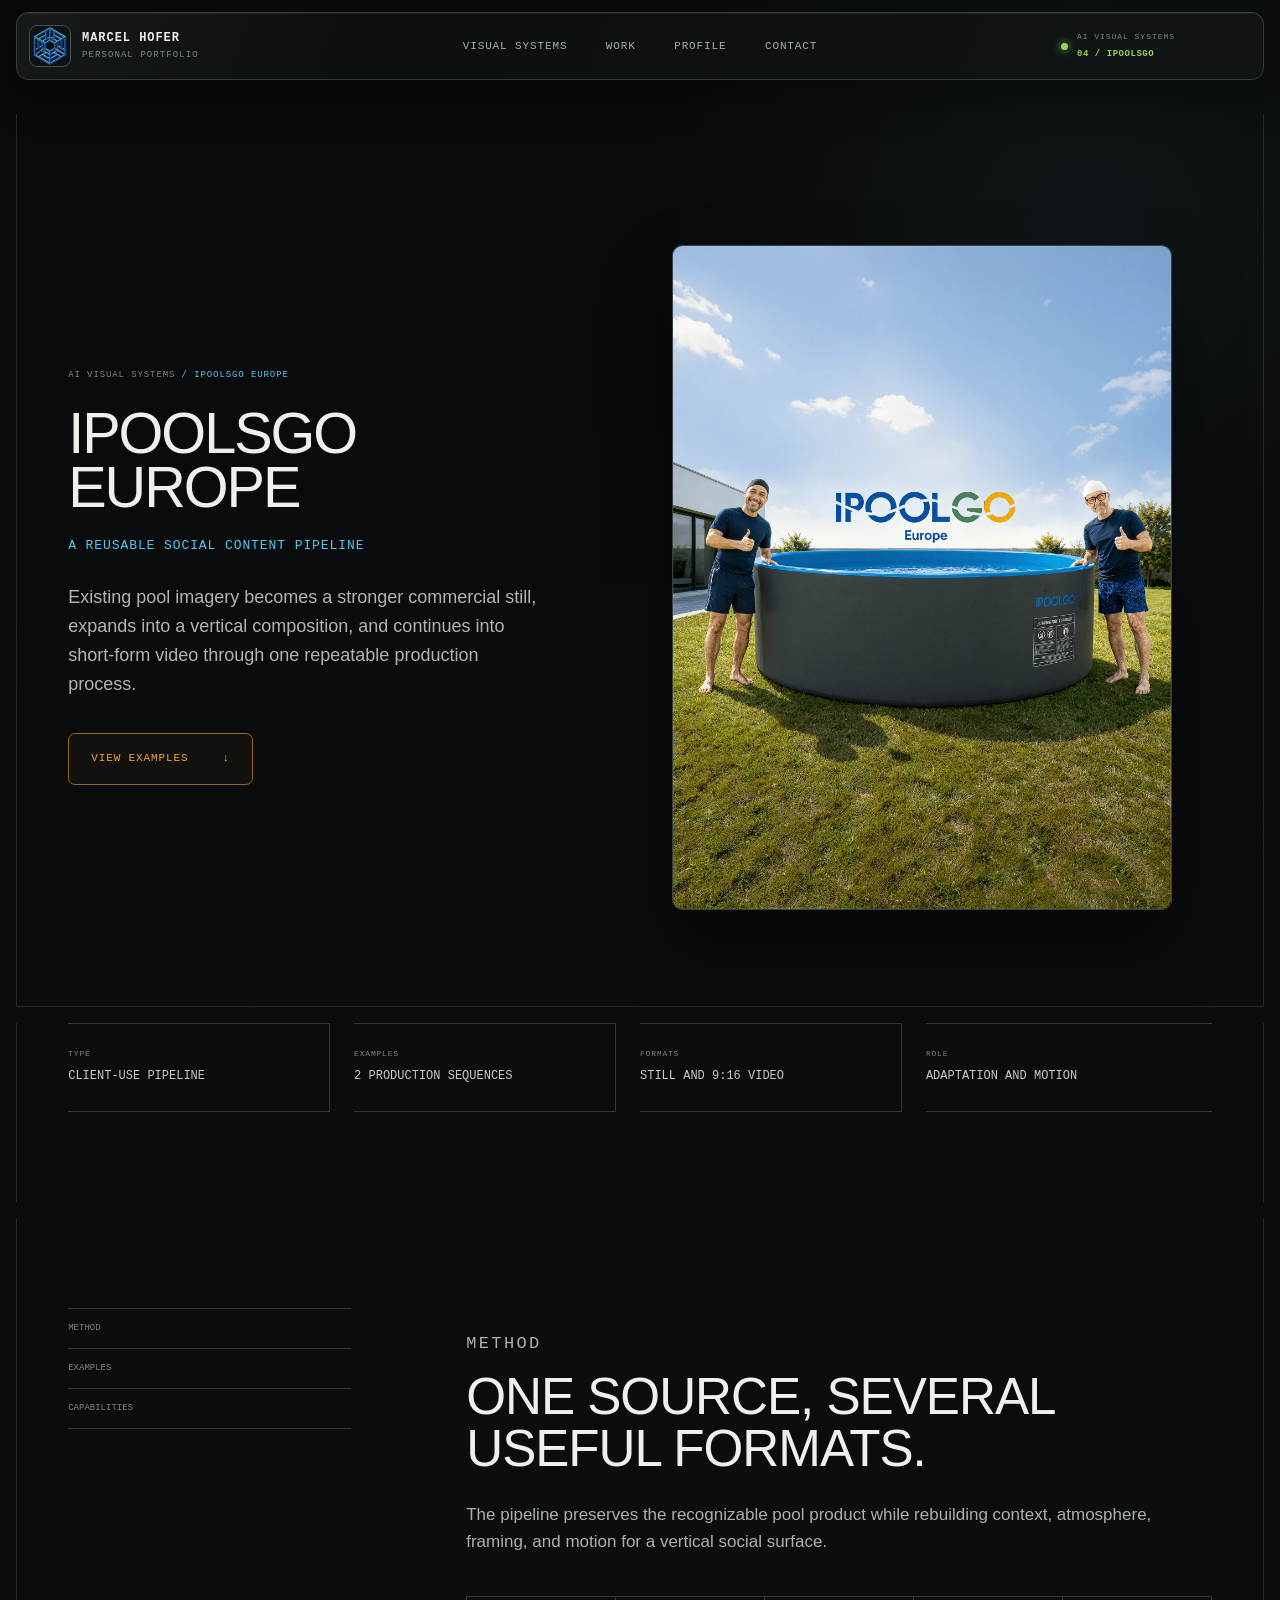
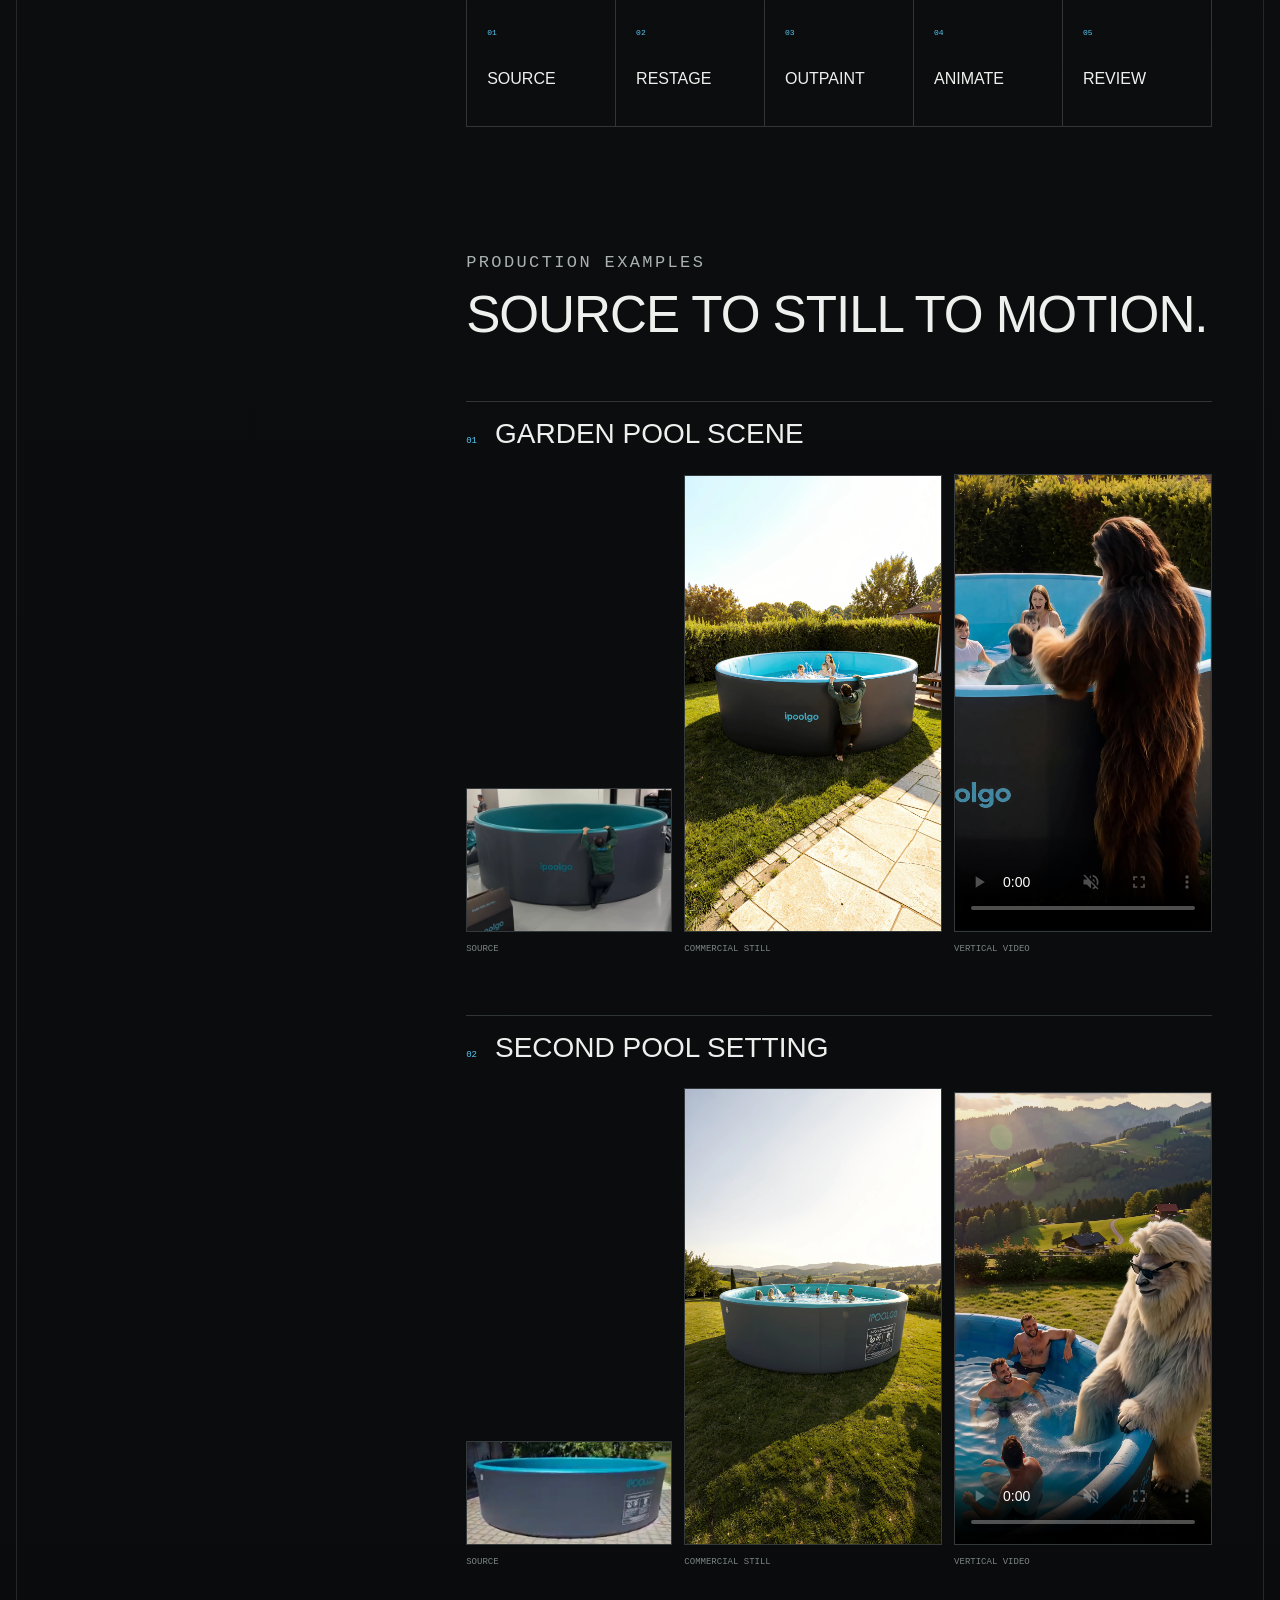
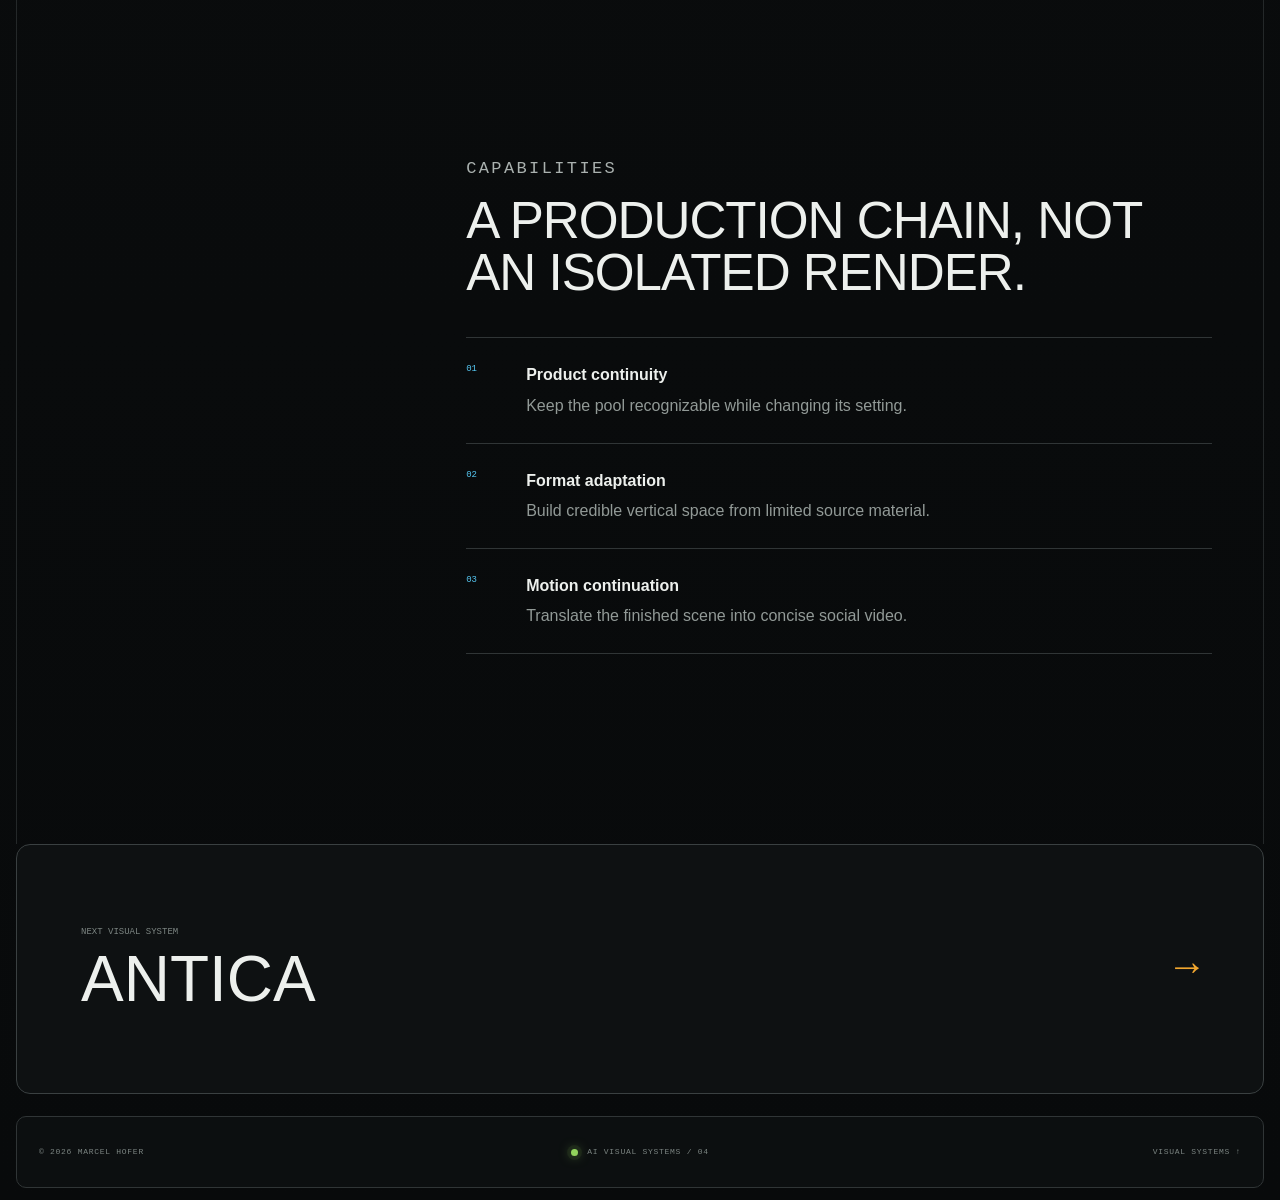
<file: cases/ipoolsgo/index.html>
<!doctype html><html lang="en"><head><meta charset="utf-8"><meta name="viewport" content="width=device-width,initial-scale=1"><meta name="theme-color" content="#090b0c"><meta name="description" content="A reusable image-to-video social content pipeline built by Marcel Hofer for iPoolsGo Europe."><meta property="og:type" content="article"><meta property="og:title" content="iPoolsGo Europe | Marcel Hofer"><meta property="og:description" content="Source media transformed into polished social stills and vertical video."><meta property="og:image" content="https://goodguy1963.github.io/Portfolio/assets/images/ipoolsgo/ipoolsgo-europe-cover.webp"><meta property="og:url" content="https://goodguy1963.github.io/Portfolio/cases/ipoolsgo/"><meta name="twitter:card" content="summary_large_image"><link rel="canonical" href="https://goodguy1963.github.io/Portfolio/cases/ipoolsgo/"><link rel="icon" type="image/png" href="../../assets/images/3doffice-mark-v2.png"><link rel="stylesheet" href="../../assets/styles.css?v=42"><script src="../../assets/main.js?v=7" defer></script><title>iPoolsGo Europe | Marcel Hofer</title></head><body><a class="skip-link" href="#main">Skip to content</a>
<header class="site-header shell" data-header><a class="brand" href="../../"><span class="brand-mark"><img src="../../assets/images/3doffice-mark-transparent.svg" alt=""></span><span><strong>Marcel Hofer</strong><small>Personal Portfolio</small></span></a><button class="nav-toggle" type="button" aria-expanded="false" aria-controls="primary-nav"><span>Menu</span><i></i></button><nav id="primary-nav" class="site-nav"><a href="../ai-visual-systems/">Visual systems</a><a href="../../#work">Work</a><a href="../../#profile">Profile</a><a href="../../#contact">Contact</a></nav><div class="system-state"><span class="status-light"></span><span><small>AI Visual Systems</small><strong>04 / iPoolsGo</strong></span></div></header>
<main id="main" class="case-main"><section class="case-hero shell"><div class="case-hero-copy" data-reveal><p class="case-breadcrumb"><a href="../ai-visual-systems/">AI Visual Systems</a> / iPoolsGo Europe</p><h1>iPoolsGo Europe</h1><p class="case-subtitle">A reusable social content pipeline</p><p class="case-summary">Existing pool imagery becomes a stronger commercial still, expands into a vertical composition, and continues into short-form video through one repeatable production process.</p><div class="case-actions"><a class="button button-primary" href="#examples">View examples <span>↓</span></a></div></div><figure class="case-media case-media--portrait case-media--ipoolsgo-title" data-reveal><img src="../../assets/images/ipoolsgo/ipoolsgo-europe-cover.webp" width="1800" height="2396" alt="iPOOLGO Europe pool with two team members in a garden" decoding="async"></figure></section>
<dl class="case-facts shell"><div><dt>Type</dt><dd>Client-use pipeline</dd></div><div><dt>Examples</dt><dd>2 production sequences</dd></div><div><dt>Formats</dt><dd>Still and 9:16 video</dd></div><div><dt>Role</dt><dd>Adaptation and motion</dd></div></dl>
<section class="case-story section shell"><div class="story-grid"><nav class="story-nav"><a href="#method">Method</a><a href="#examples">Examples</a><a href="#capabilities">Capabilities</a></nav><div class="story-content"><section id="method" data-reveal><p class="eyebrow">Method</p><h2>One source, several useful formats.</h2><p>The pipeline preserves the recognizable pool product while rebuilding context, atmosphere, framing, and motion for a vertical social surface.</p><div class="architecture"><div><span>01</span><strong>Source</strong></div><div><span>02</span><strong>Restage</strong></div><div><span>03</span><strong>Outpaint</strong></div><div><span>04</span><strong>Animate</strong></div><div><span>05</span><strong>Review</strong></div></div></section><section id="examples" data-reveal><p class="eyebrow">Production examples</p><h2>Source to still to motion.</h2><article class="pipeline-example"><header><span>01</span><h3>Garden pool scene</h3></header><div class="pipeline-media"><figure><img src="../../assets/images/ipoolsgo/example-01-source.webp" width="1006" height="696" alt="Original source image for pool example one" loading="lazy"><figcaption>Source</figcaption></figure><figure><img src="../../assets/images/ipoolsgo/example-01-commercial.webp" width="1012" height="1800" alt="Commercial vertical still for pool example one" loading="lazy"><figcaption>Commercial still</figcaption></figure><figure><video controls muted playsinline preload="metadata" poster="../../assets/images/ipoolsgo/example-01-video-frame.webp" width="718" height="1280"><source src="../../assets/media/ipoolsgo/example-01.mp4" type="video/mp4"></video><figcaption>Vertical video</figcaption></figure></div></article><article class="pipeline-example"><header><span>02</span><h3>Second pool setting</h3></header><div class="pipeline-media"><figure><img src="../../assets/images/ipoolsgo/example-02-source.webp" width="1020" height="512" alt="Original source image for pool example two" loading="lazy"><figcaption>Source</figcaption></figure><figure><img src="../../assets/images/ipoolsgo/example-02-commercial.webp" width="1012" height="1800" alt="Commercial vertical still for pool example two" loading="lazy"><figcaption>Commercial still</figcaption></figure><figure><video controls muted playsinline preload="metadata" poster="../../assets/images/ipoolsgo/example-02-video-frame.webp" width="718" height="1280"><source src="../../assets/media/ipoolsgo/example-02.mp4" type="video/mp4"></video><figcaption>Vertical video</figcaption></figure></div></article></section><section id="capabilities" data-reveal><p class="eyebrow">Capabilities</p><h2>A production chain, not an isolated render.</h2><ul class="decision-list"><li><span>01</span><div><strong>Product continuity</strong>Keep the pool recognizable while changing its setting.</div></li><li><span>02</span><div><strong>Format adaptation</strong>Build credible vertical space from limited source material.</div></li><li><span>03</span><div><strong>Motion continuation</strong>Translate the finished scene into concise social video.</div></li></ul></section></div></div></section><a class="next-case shell" href="../antica/"><span><small>Next visual system</small><strong>Antica</strong></span><b>→</b></a></main><footer class="site-footer shell"><p>© <span data-year>2026</span> Marcel Hofer</p><p class="footer-status"><span class="status-light"></span>AI Visual Systems / 04</p><a href="../ai-visual-systems/">Visual systems ↑</a></footer></body></html>
</file>
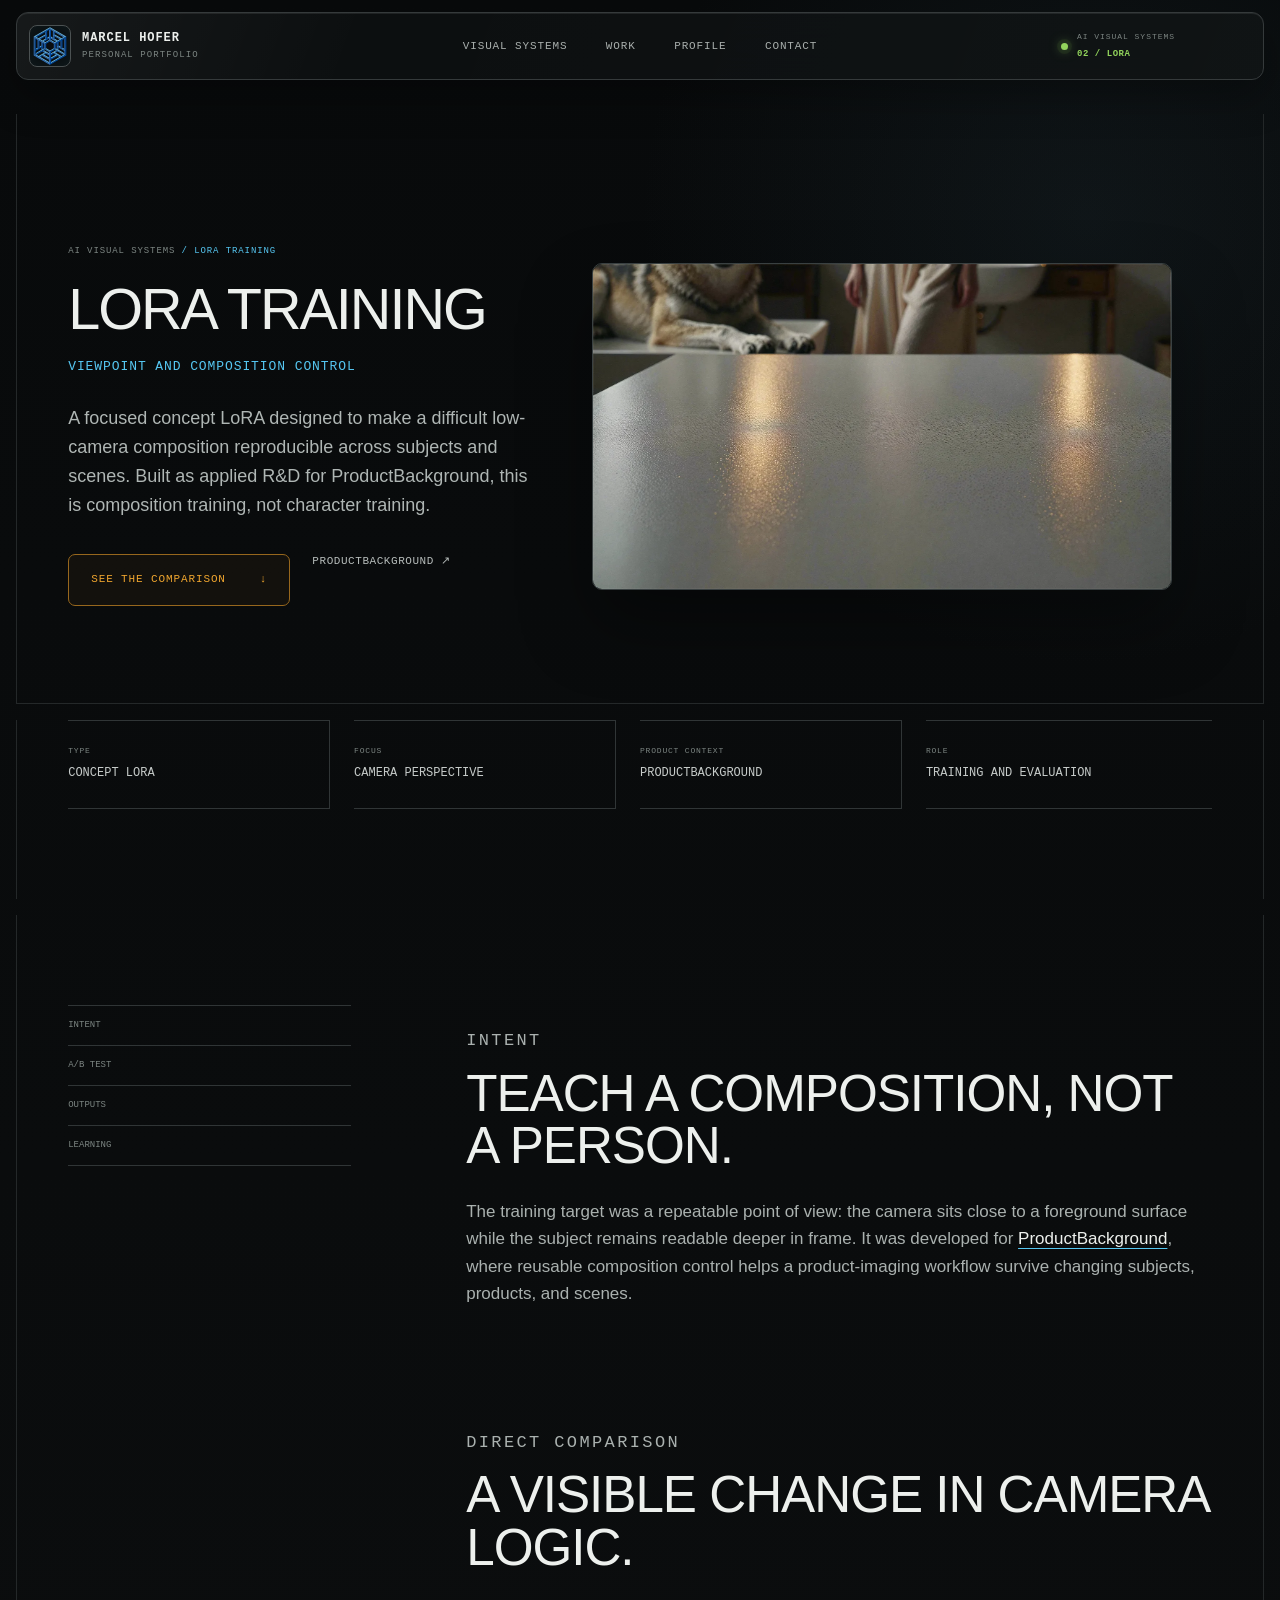
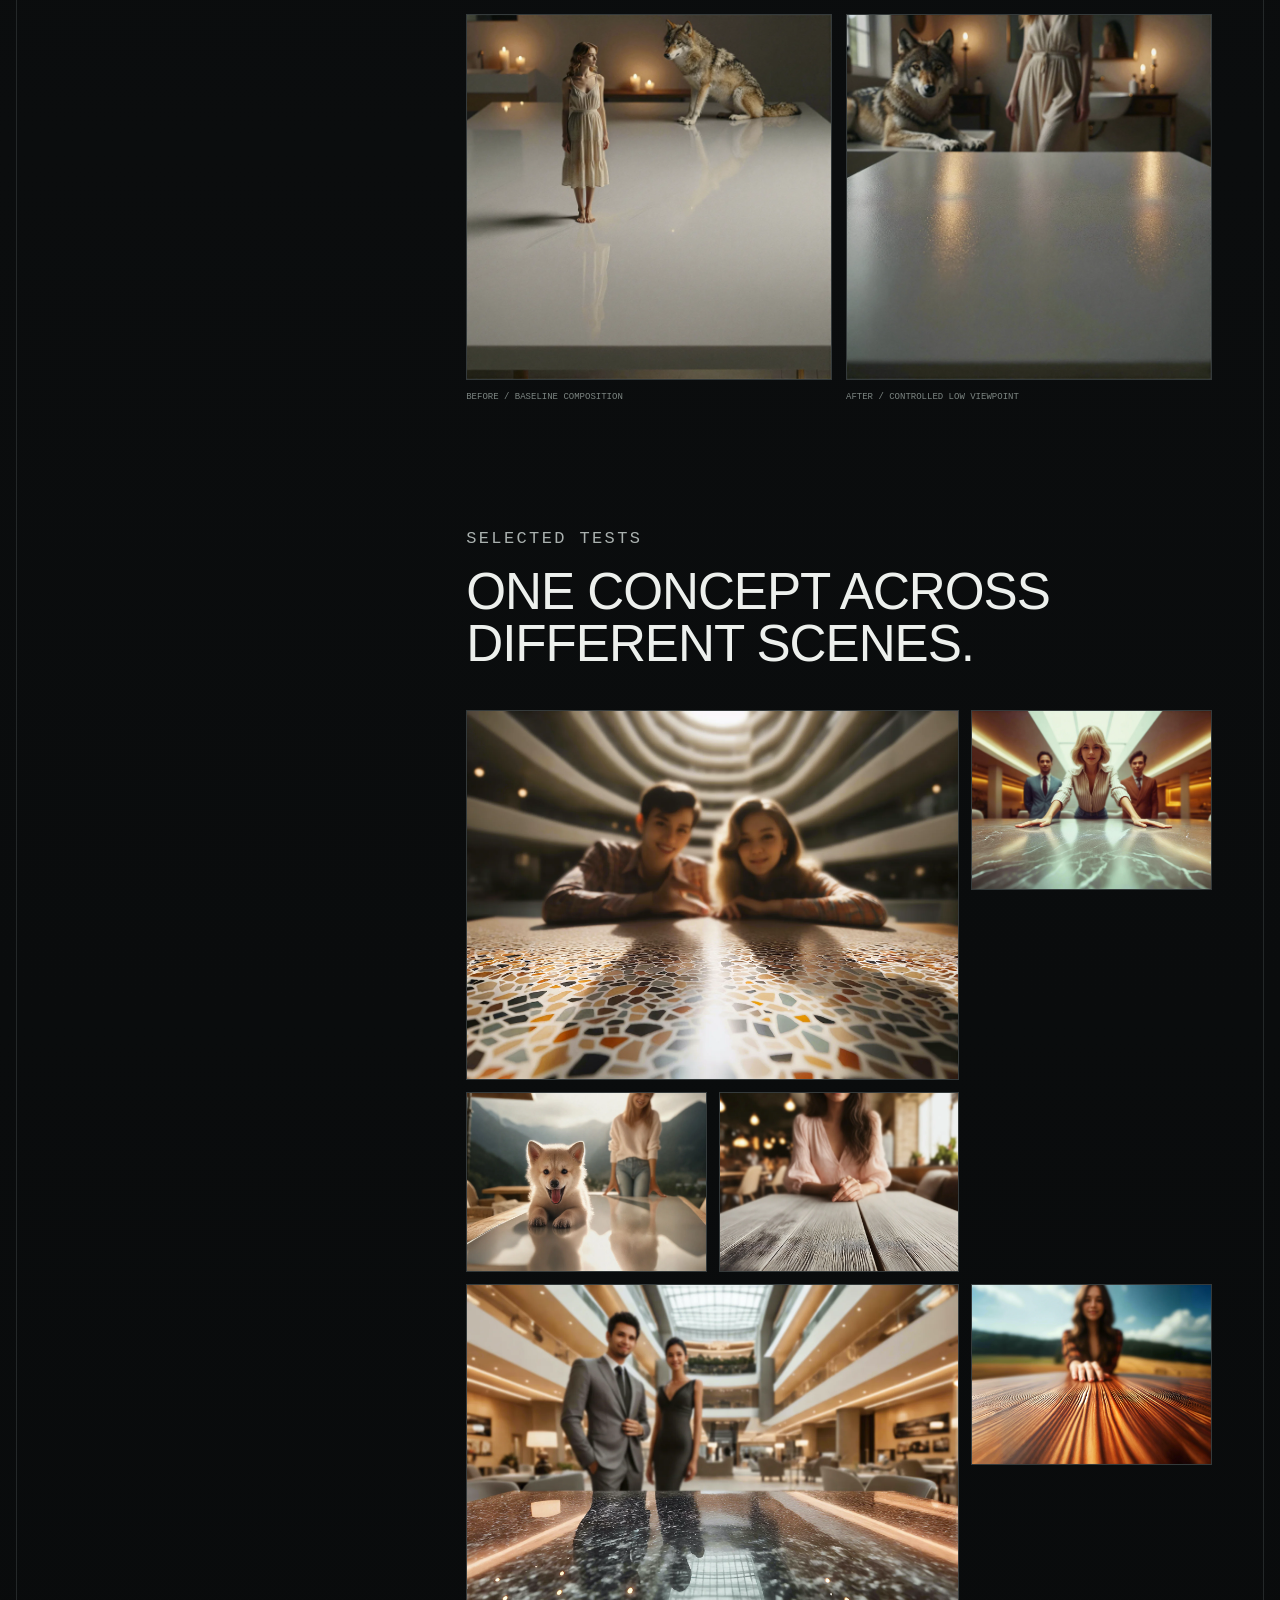
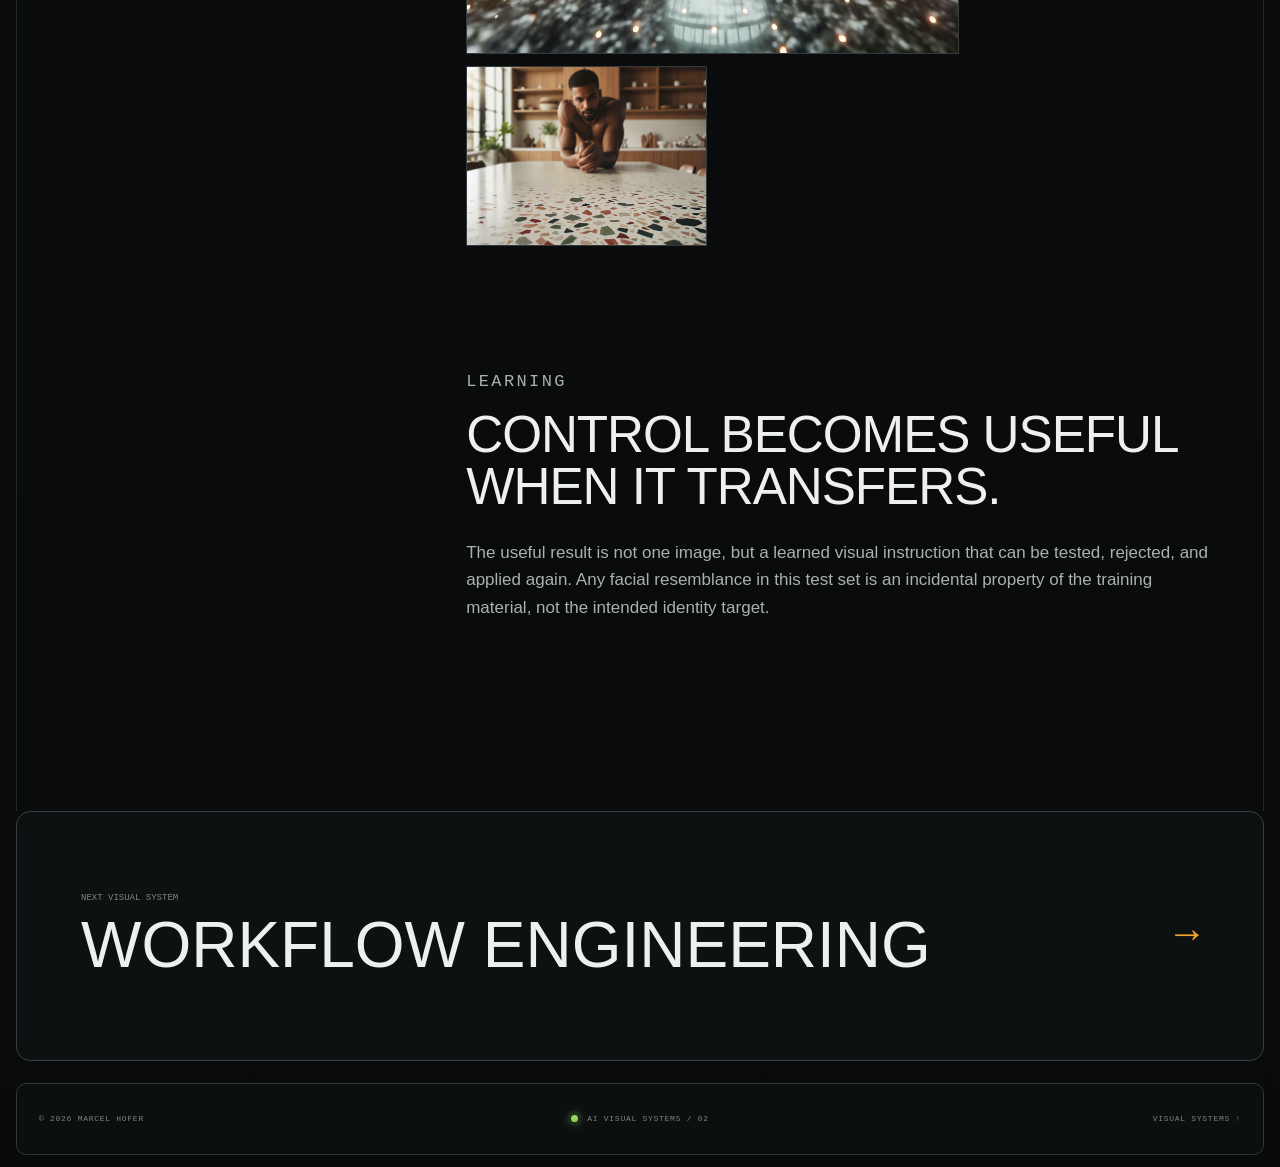
<file: cases/lora-training/index.html>
<!doctype html><html lang="en"><head><meta charset="utf-8"><meta name="viewport" content="width=device-width,initial-scale=1"><meta name="theme-color" content="#090b0c"><meta name="description" content="A concept LoRA trained by Marcel Hofer for ProductBackground, focused on controllable camera viewpoint and composition."><meta property="og:type" content="article"><meta property="og:title" content="LoRA Training | Marcel Hofer"><meta property="og:description" content="Viewpoint and composition control developed as applied R&amp;D for ProductBackground."><meta property="og:image" content="https://goodguy1963.github.io/Portfolio/assets/images/lora-training/after.webp"><meta property="og:url" content="https://goodguy1963.github.io/Portfolio/cases/lora-training/"><meta name="twitter:card" content="summary_large_image"><link rel="canonical" href="https://goodguy1963.github.io/Portfolio/cases/lora-training/"><link rel="icon" type="image/png" href="../../assets/images/3doffice-mark-v2.png"><link rel="stylesheet" href="../../assets/styles.css?v=43"><script src="../../assets/main.js?v=7" defer></script><title>LoRA Training | Marcel Hofer</title></head><body><a class="skip-link" href="#main">Skip to content</a>
<header class="site-header shell" data-header><a class="brand" href="../../"><span class="brand-mark"><img src="../../assets/images/3doffice-mark-transparent.svg" alt=""></span><span><strong>Marcel Hofer</strong><small>Personal Portfolio</small></span></a><button class="nav-toggle" type="button" aria-expanded="false" aria-controls="primary-nav"><span>Menu</span><i></i></button><nav id="primary-nav" class="site-nav"><a href="../ai-visual-systems/">Visual systems</a><a href="../../#work">Work</a><a href="../../#profile">Profile</a><a href="../../#contact">Contact</a></nav><div class="system-state"><span class="status-light"></span><span><small>AI Visual Systems</small><strong>02 / LoRA</strong></span></div></header>
<main id="main" class="case-main"><section class="case-hero shell"><div class="case-hero-copy" data-reveal><p class="case-breadcrumb"><a href="../ai-visual-systems/">AI Visual Systems</a> / LoRA Training</p><h1>LoRA Training</h1><p class="case-subtitle">Viewpoint and composition control</p><p class="case-summary">A focused concept LoRA designed to make a difficult low-camera composition reproducible across subjects and scenes. Built as applied R&amp;D for ProductBackground, this is composition training, not character training.</p><div class="case-actions"><a class="button button-primary" href="#comparison">See the comparison <span>↓</span></a><a class="text-link" href="https://productbackground.com">ProductBackground <span aria-hidden="true">↗</span></a></div></div><figure class="case-media" data-reveal><img src="../../assets/images/lora-training/after.webp" width="1600" height="1600" alt="Generated scene using the trained low viewpoint concept" decoding="async"></figure></section>
<dl class="case-facts shell"><div><dt>Type</dt><dd>Concept LoRA</dd></div><div><dt>Focus</dt><dd>Camera perspective</dd></div><div><dt>Product context</dt><dd>ProductBackground</dd></div><div><dt>Role</dt><dd>Training and evaluation</dd></div></dl>
<section class="case-story section shell"><div class="story-grid"><nav class="story-nav"><a href="#intent">Intent</a><a href="#comparison">A/B test</a><a href="#outputs">Outputs</a><a href="#learning">Learning</a></nav><div class="story-content"><section id="intent" data-reveal><p class="eyebrow">Intent</p><h2>Teach a composition, not a person.</h2><p>The training target was a repeatable point of view: the camera sits close to a foreground surface while the subject remains readable deeper in frame. It was developed for <a href="../../cases/productbackground/">ProductBackground</a>, where reusable composition control helps a product-imaging workflow survive changing subjects, products, and scenes.</p></section><section id="comparison" data-reveal><p class="eyebrow">Direct comparison</p><h2>A visible change in camera logic.</h2><div class="comparison-grid"><figure><img src="../../assets/images/lora-training/before.webp" width="1600" height="1600" alt="Baseline generation before applying the viewpoint LoRA" loading="lazy"><figcaption>Before / baseline composition</figcaption></figure><figure><img src="../../assets/images/lora-training/after.webp" width="1600" height="1600" alt="Generation after applying the viewpoint LoRA" loading="lazy"><figcaption>After / controlled low viewpoint</figcaption></figure></div></section><section id="outputs" data-reveal><p class="eyebrow">Selected tests</p><h2>One concept across different scenes.</h2><div class="evidence-gallery">
<img src="../../assets/images/lora-training/output-01.webp" width="1800" height="1350" alt="LoRA viewpoint test output 1" loading="lazy"><img src="../../assets/images/lora-training/output-02.webp" width="1800" height="1350" alt="LoRA viewpoint test output 2" loading="lazy"><img src="../../assets/images/lora-training/output-03.webp" width="1800" height="1350" alt="LoRA viewpoint test output 3" loading="lazy"><img src="../../assets/images/lora-training/output-04.webp" width="1800" height="1800" alt="LoRA viewpoint test output 4" loading="lazy"><img src="../../assets/images/lora-training/output-05.webp" width="1800" height="1350" alt="LoRA viewpoint test output 5" loading="lazy"><img src="../../assets/images/lora-training/output-06.webp" width="1800" height="1350" alt="LoRA viewpoint test output 6" loading="lazy"><img src="../../assets/images/lora-training/output-07.webp" width="1800" height="1350" alt="LoRA viewpoint test output 7" loading="lazy"></div></section><section id="learning" data-reveal><p class="eyebrow">Learning</p><h2>Control becomes useful when it transfers.</h2><p>The useful result is not one image, but a learned visual instruction that can be tested, rejected, and applied again. Any facial resemblance in this test set is an incidental property of the training material, not the intended identity target.</p></section></div></div></section><a class="next-case shell" href="../workflow-engineering/"><span><small>Next visual system</small><strong>Workflow Engineering</strong></span><b>→</b></a></main><footer class="site-footer shell"><p>© <span data-year>2026</span> Marcel Hofer</p><p class="footer-status"><span class="status-light"></span>AI Visual Systems / 02</p><a href="../ai-visual-systems/">Visual systems ↑</a></footer></body></html>
</file>
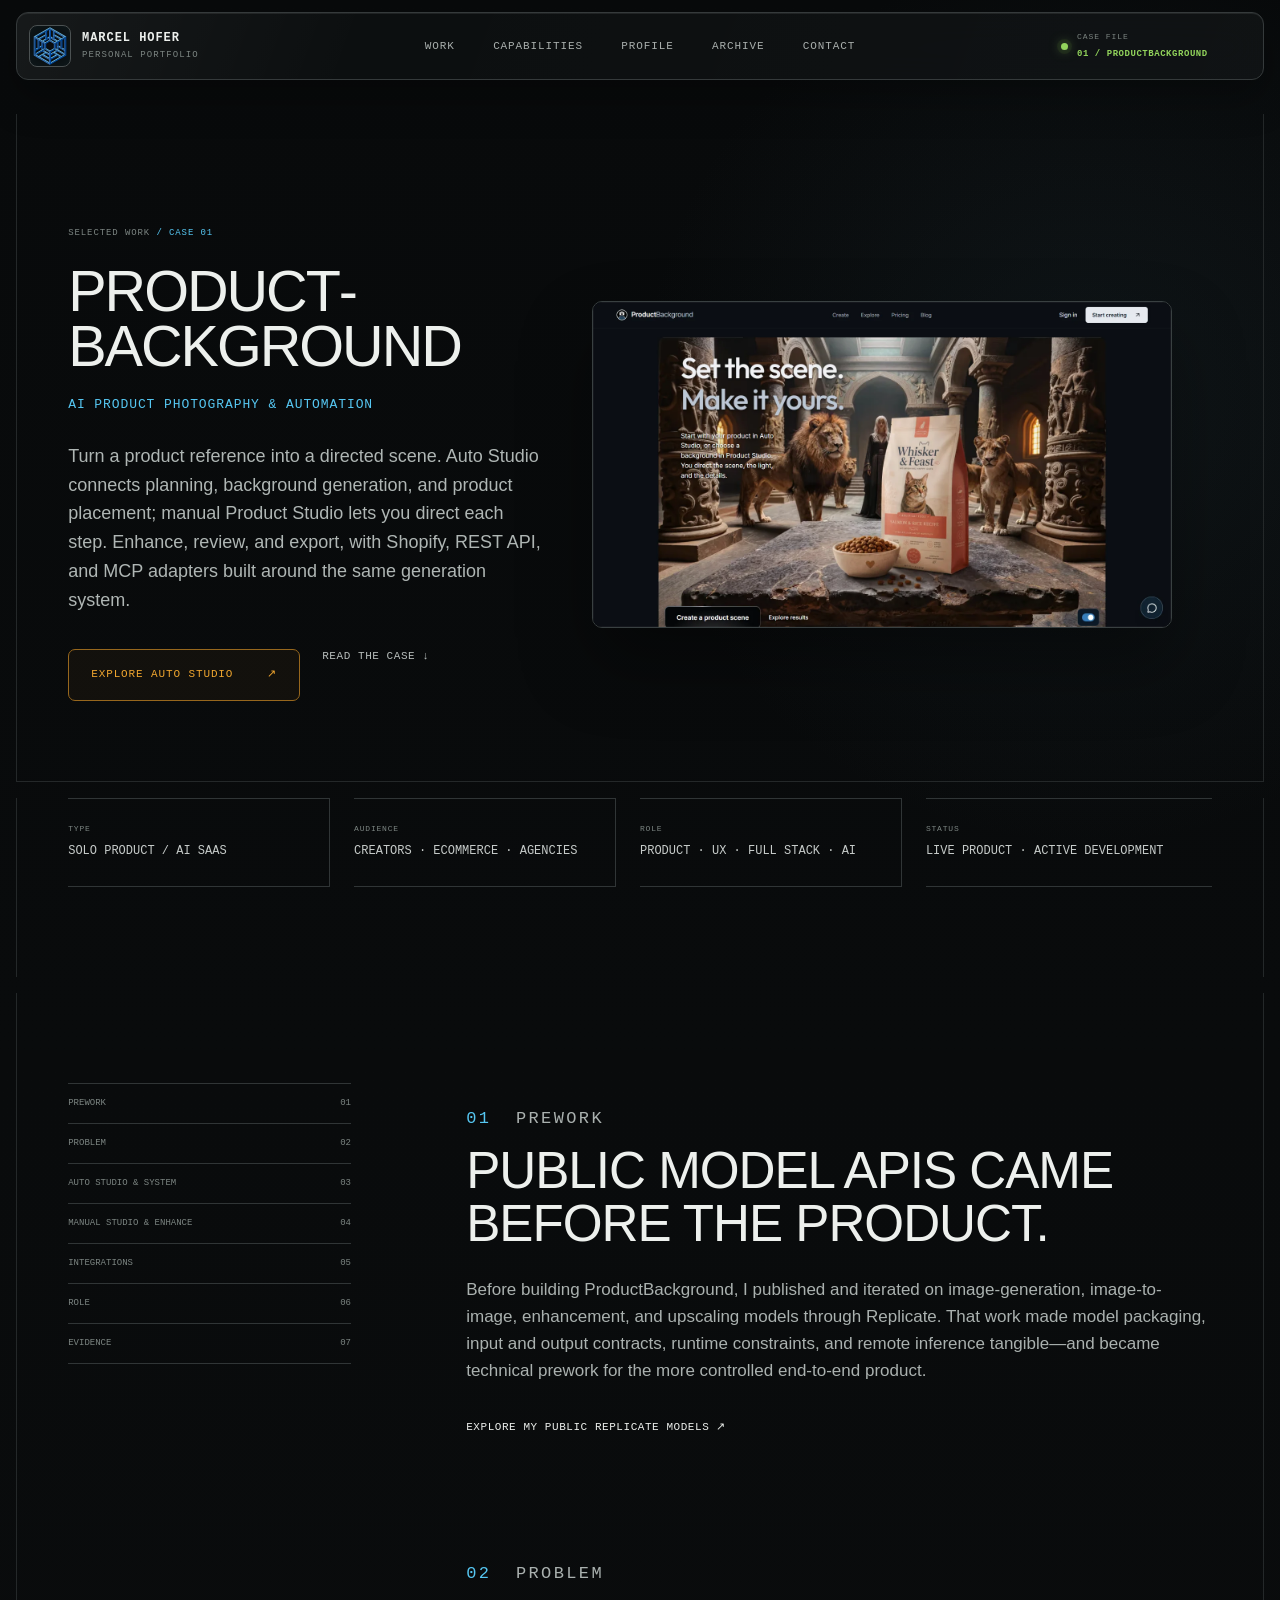
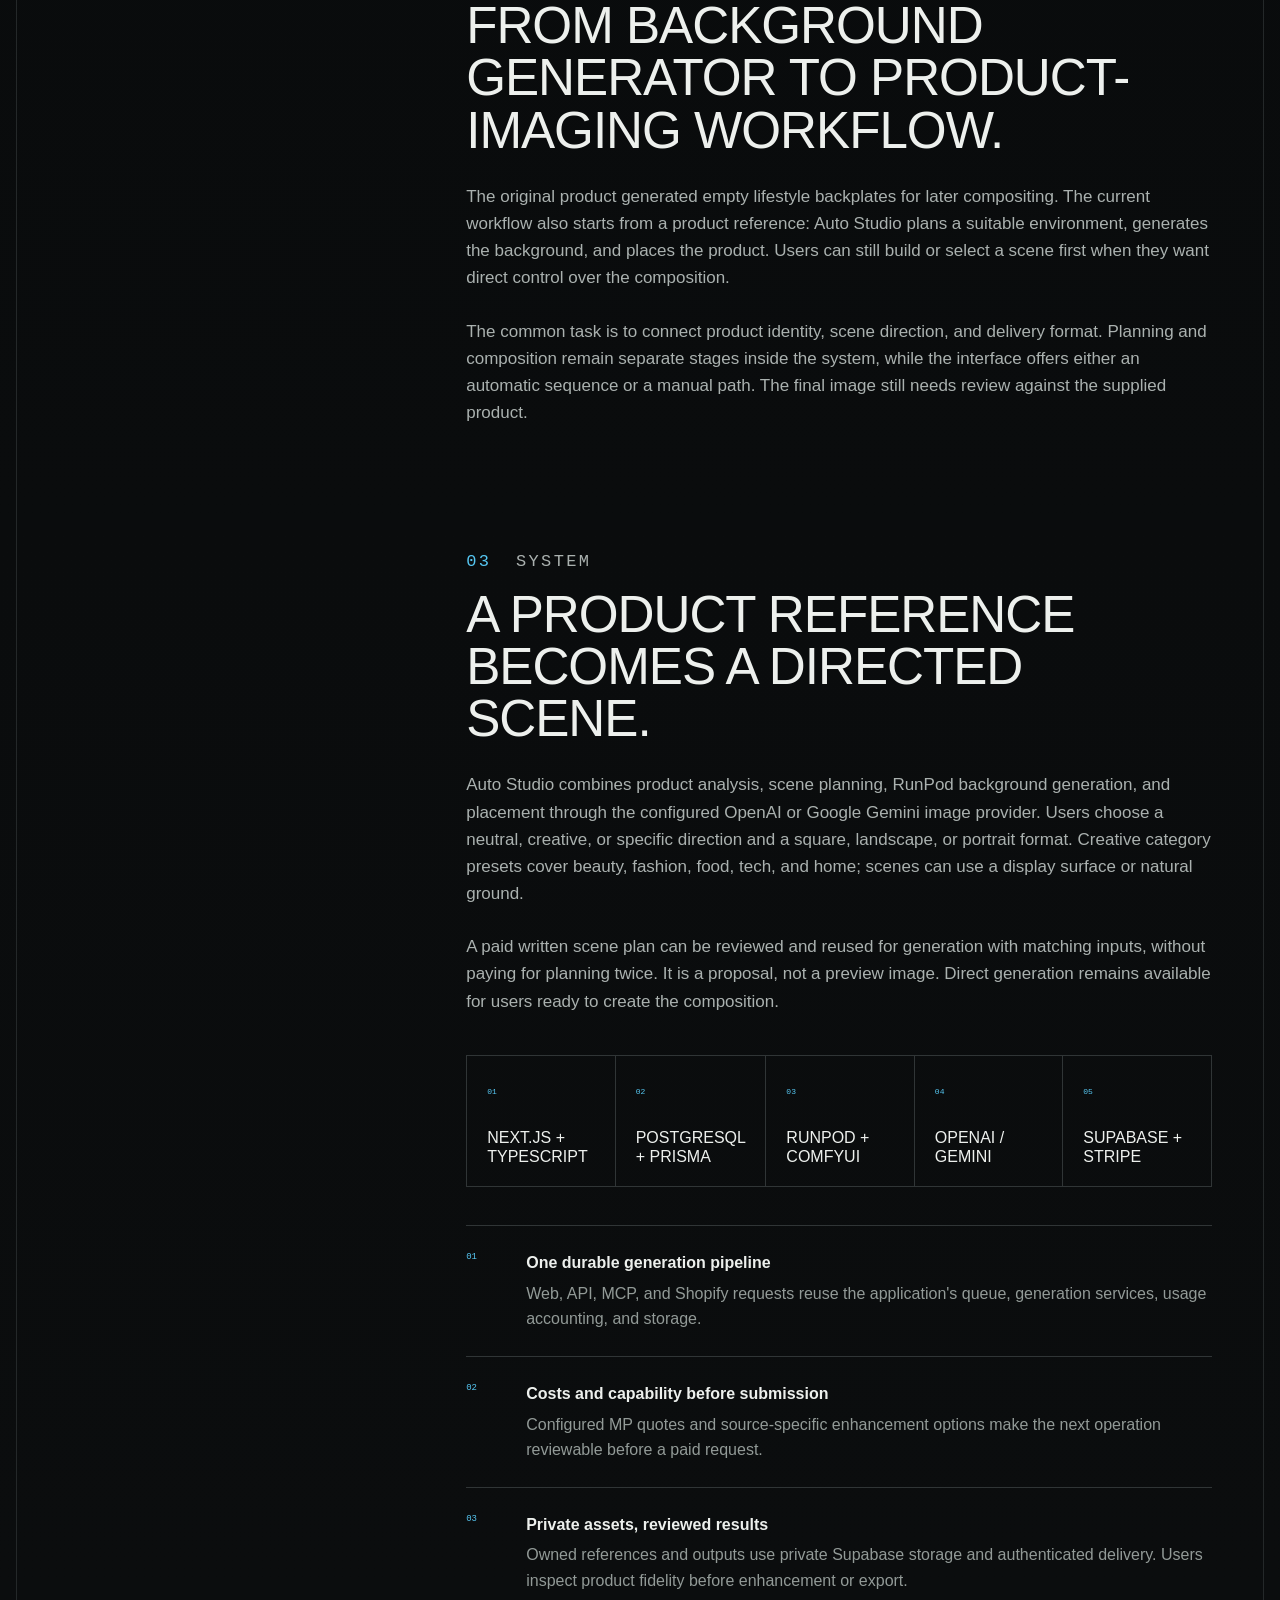
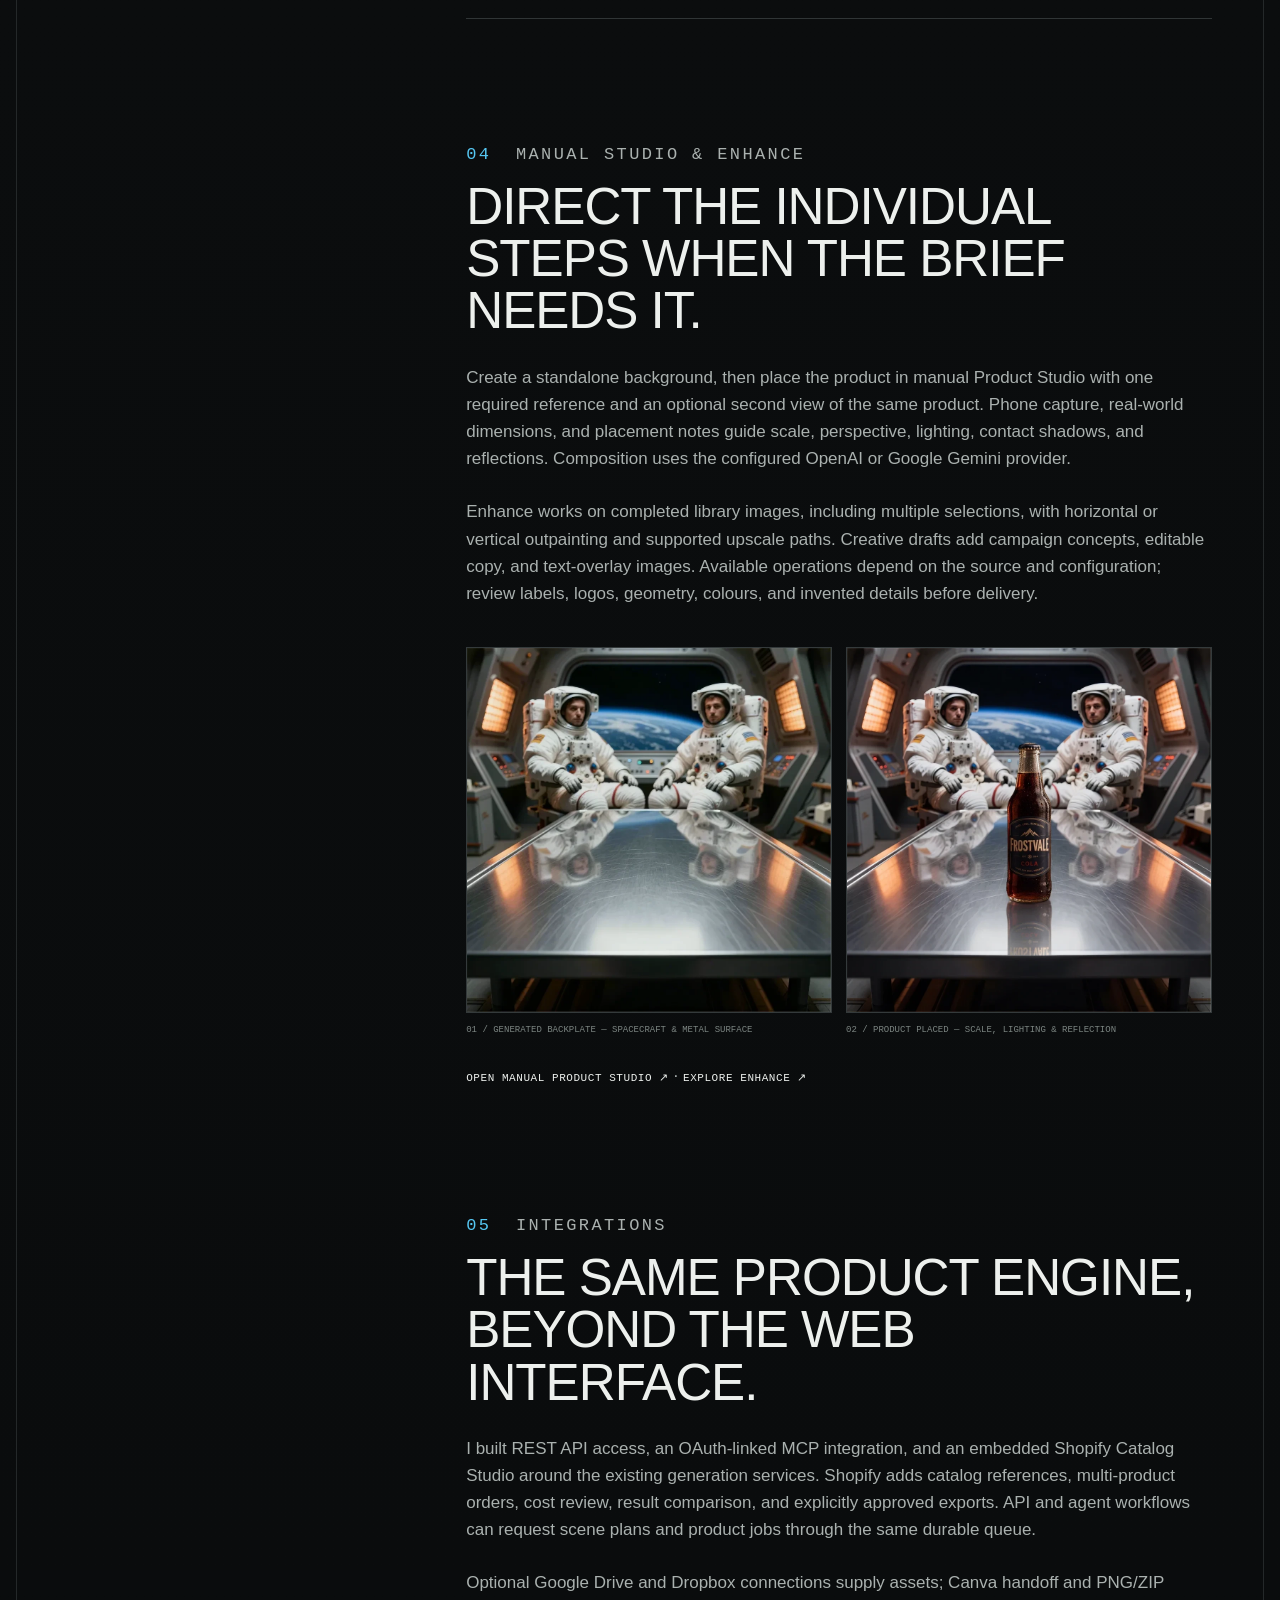
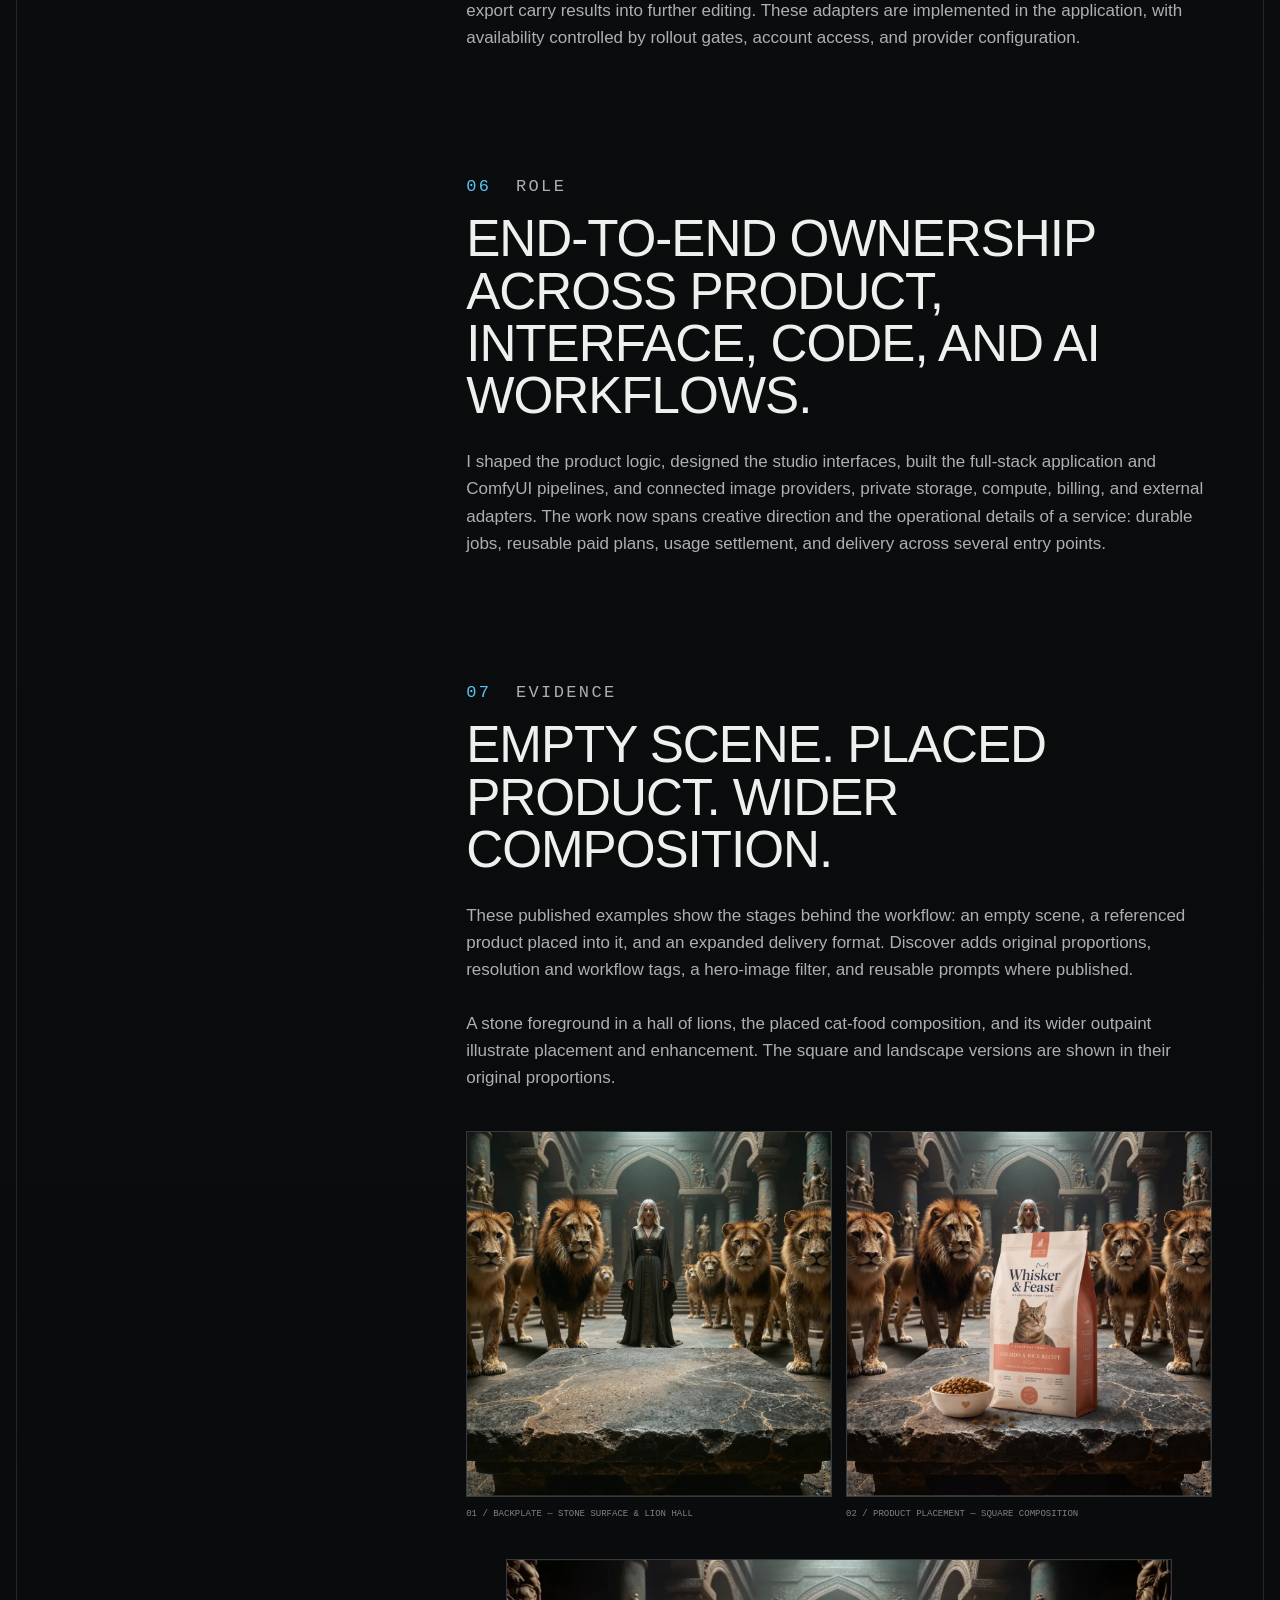
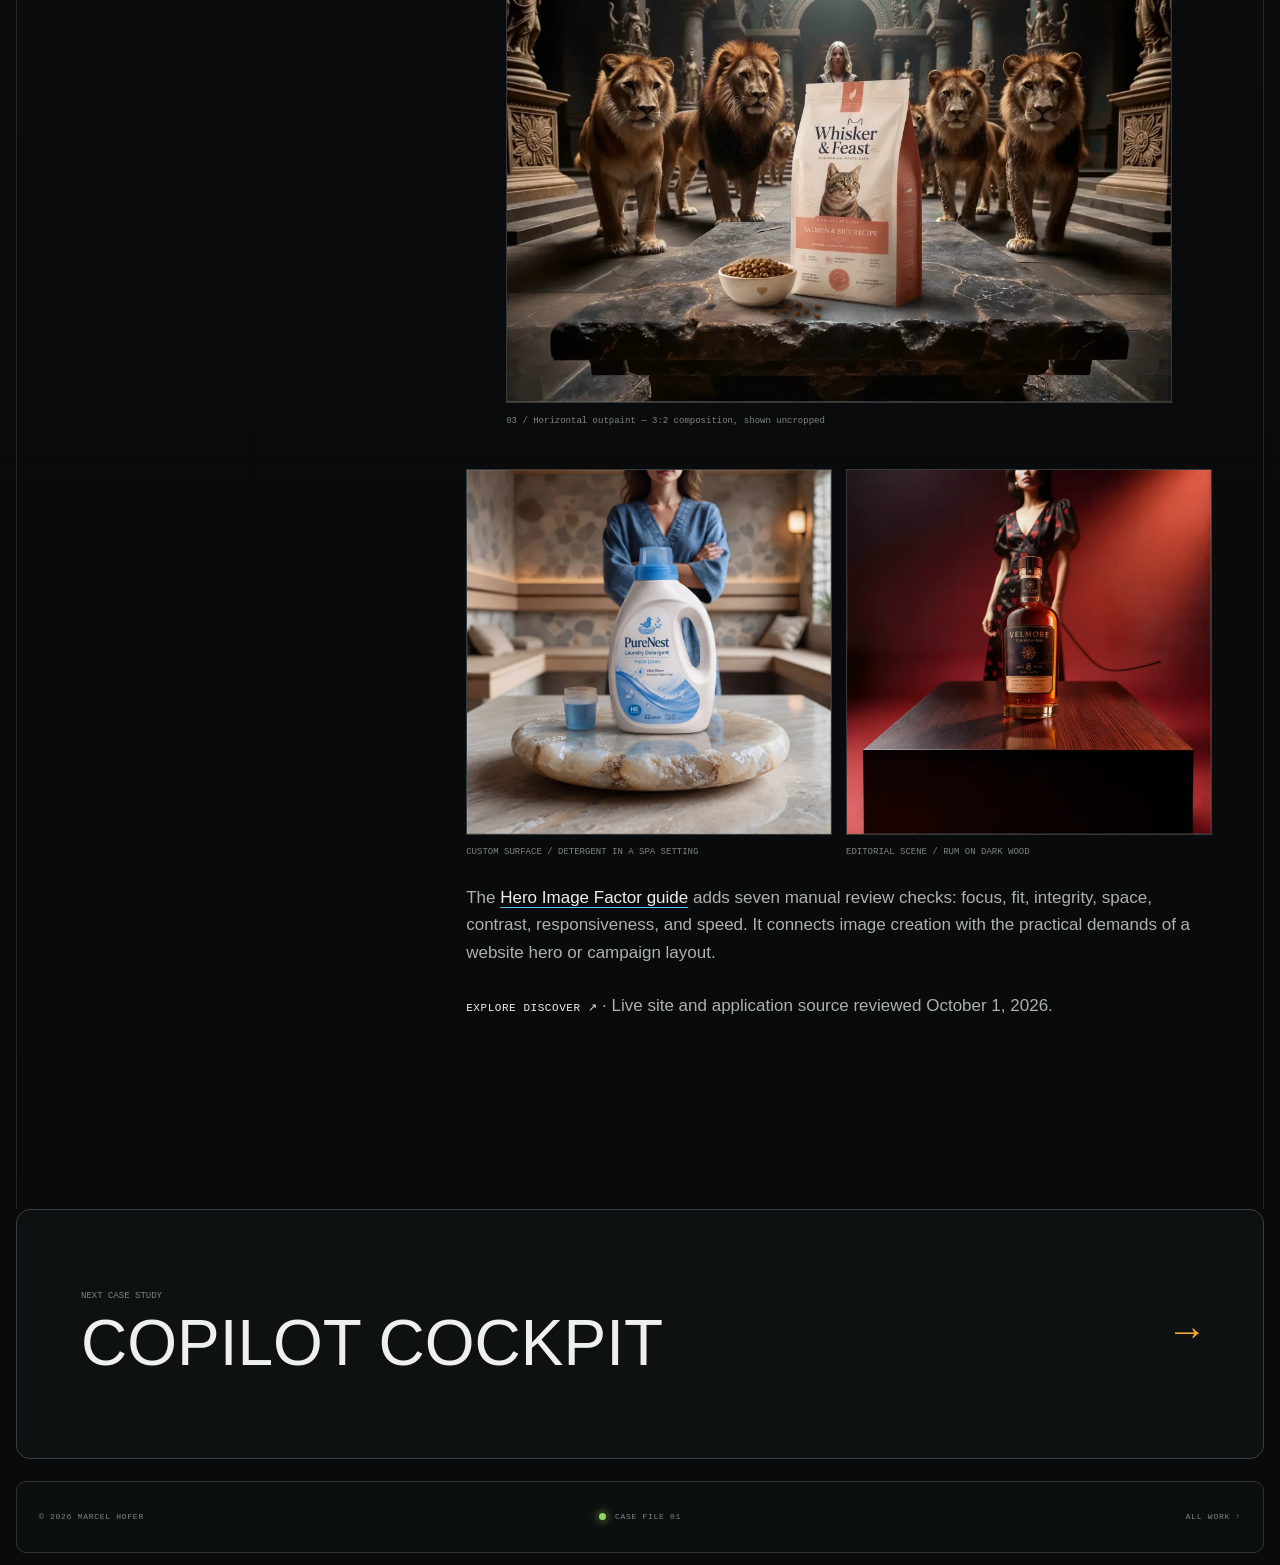
<file: cases/productbackground/index.html>
<!doctype html>
<html lang="en">
<head>
  <meta charset="utf-8">
  <meta name="viewport" content="width=device-width, initial-scale=1">
  <meta name="theme-color" content="#090b0c">
  <meta name="description" content="ProductBackground case study — a solo-built AI product-imaging platform with Auto Studio, manual composition, enhancement, and Shopify, REST API, and MCP integrations.">
  <meta property="og:type" content="article">
  <meta property="og:title" content="ProductBackground — Marcel Hofer">
  <meta property="og:description" content="From a product reference to a directed scene: automatic planning, manual composition, enhancement, and integrations sharing one durable generation workflow.">
  <meta property="og:image" content="https://goodguy1963.github.io/Portfolio/assets/images/productbackground-home-2026-10.webp">
  <meta property="og:url" content="https://goodguy1963.github.io/Portfolio/cases/productbackground/">
  <meta name="twitter:card" content="summary_large_image">
  <link rel="canonical" href="https://goodguy1963.github.io/Portfolio/cases/productbackground/">
  <link rel="icon" type="image/png" href="../../assets/images/3doffice-mark-v2.png">
  <link rel="stylesheet" href="../../assets/styles.css?v=25">
  <script src="../../assets/main.js?v=6" defer></script>
  <title>ProductBackground — Marcel Hofer</title>
</head>
<body data-page="case-productbackground">
  <a class="skip-link" href="#main">Skip to content</a>
  <header class="site-header shell" data-header>
    <a class="brand" href="../../" aria-label="Marcel Hofer, home"><span class="brand-mark" aria-hidden="true"><img src="../../assets/images/3doffice-mark-transparent.svg" alt=""></span><span><strong>Marcel Hofer</strong><small>Personal Portfolio</small></span></a>
    <button class="nav-toggle" type="button" aria-expanded="false" aria-controls="primary-nav"><span>Menu</span><i aria-hidden="true"></i></button>
    <nav id="primary-nav" class="site-nav" aria-label="Primary navigation"><a href="../../#work">Work</a><a href="../../#capabilities">Capabilities</a><a href="../../#profile">Profile</a><a href="../../#archive">Archive</a><a href="../../#contact">Contact</a></nav>
    <div class="system-state"><span class="status-light" aria-hidden="true"></span><span><small>Case file</small><strong>01 / ProductBackground</strong></span></div>
  </header>

  <main id="main" class="case-main">
    <section class="case-hero shell">
      <div class="case-hero-copy" data-reveal>
        <p class="case-breadcrumb"><a href="../../#work">Selected work</a> / Case 01</p>
        <h1>Product&shy;Background</h1>
        <p class="case-subtitle">AI product photography &amp; automation</p>
        <p class="case-summary">Turn a product reference into a directed scene. Auto Studio connects planning, background generation, and product placement; manual Product Studio lets you direct each step. Enhance, review, and export, with Shopify, REST API, and MCP adapters built around the same generation system.</p>
        <div class="case-actions"><a class="button button-primary" href="https://productbackground.com/create?studio=automatic&amp;tab=product">Explore Auto Studio <span aria-hidden="true">↗</span></a><a class="text-link" href="#story">Read the case <span aria-hidden="true">↓</span></a></div>
      </div>
      <figure class="case-media" data-reveal><img src="../../assets/images/productbackground-home-2026-10.webp" width="1440" height="810" alt="Current ProductBackground homepage with a cat-food product in a lion hall and an Auto Studio creation entry point"></figure>
    </section>

    <dl class="case-facts shell" data-reveal>
      <div><dt>Type</dt><dd>Solo product / AI SaaS</dd></div>
      <div><dt>Audience</dt><dd>Creators · Ecommerce · Agencies</dd></div>
      <div><dt>Role</dt><dd>Product · UX · Full stack · AI</dd></div>
      <div><dt>Status</dt><dd>Live product · Active development</dd></div>
    </dl>

    <section id="story" class="case-story section shell">
      <div class="story-grid">
        <nav class="story-nav" aria-label="Case study sections"><a href="#prework">Prework <span>01</span></a><a href="#problem">Problem <span>02</span></a><a href="#system">Auto Studio &amp; system <span>03</span></a><a href="#product-studio">Manual studio &amp; Enhance <span>04</span></a><a href="#integrations">Integrations <span>05</span></a><a href="#role">Role <span>06</span></a><a href="#evidence">Evidence <span>07</span></a></nav>
        <div class="story-content">
          <section id="prework" data-reveal>
            <p class="eyebrow"><span>01</span> Prework</p>
            <h2>Public model APIs came before the product.</h2>
            <p>Before building ProductBackground, I published and iterated on image-generation, image-to-image, enhancement, and upscaling models through Replicate. That work made model packaging, input and output contracts, runtime constraints, and remote inference tangible&mdash;and became technical prework for the more controlled end-to-end product.</p>
            <p><a class="text-link" href="https://replicate.com/goodguy1963" target="_blank" rel="noreferrer">Explore my public Replicate models <span aria-hidden="true">&#8599;</span></a></p>
          </section>

          <section id="problem" data-reveal>
            <p class="eyebrow"><span>02</span> Problem</p>
            <h2>From background generator to product-imaging workflow.</h2>
            <p>The original product generated empty lifestyle backplates for later compositing. The current workflow also starts from a product reference: Auto Studio plans a suitable environment, generates the background, and places the product. Users can still build or select a scene first when they want direct control over the composition.</p>
            <p>The common task is to connect product identity, scene direction, and delivery format. Planning and composition remain separate stages inside the system, while the interface offers either an automatic sequence or a manual path. The final image still needs review against the supplied product.</p>
          </section>

          <section id="system" data-reveal>
            <p class="eyebrow"><span>03</span> System</p>
            <h2>A product reference becomes a directed scene.</h2>
            <p>Auto Studio combines product analysis, scene planning, RunPod background generation, and placement through the configured OpenAI or Google Gemini image provider. Users choose a neutral, creative, or specific direction and a square, landscape, or portrait format. Creative category presets cover beauty, fashion, food, tech, and home; scenes can use a display surface or natural ground.</p>
            <p>A paid written scene plan can be reviewed and reused for generation with matching inputs, without paying for planning twice. It is a proposal, not a preview image. Direct generation remains available for users ready to create the composition.</p>
            <div class="architecture" aria-label="ProductBackground architecture">
              <div><span>01</span><strong>Next.js + TypeScript</strong></div><div><span>02</span><strong>PostgreSQL + Prisma</strong></div><div><span>03</span><strong>RunPod + ComfyUI</strong></div><div><span>04</span><strong>OpenAI / Gemini</strong></div><div><span>05</span><strong>Supabase + Stripe</strong></div>
            </div>
            <ul class="decision-list">
              <li><span>01</span><div><strong>One durable generation pipeline</strong>Web, API, MCP, and Shopify requests reuse the application's queue, generation services, usage accounting, and storage.</div></li>
              <li><span>02</span><div><strong>Costs and capability before submission</strong>Configured MP quotes and source-specific enhancement options make the next operation reviewable before a paid request.</div></li>
              <li><span>03</span><div><strong>Private assets, reviewed results</strong>Owned references and outputs use private Supabase storage and authenticated delivery. Users inspect product fidelity before enhancement or export.</div></li>
            </ul>
          </section>

          <section id="product-studio" data-reveal>
            <p class="eyebrow"><span>04</span> Manual studio &amp; Enhance</p>
            <h2>Direct the individual steps when the brief needs it.</h2>
            <p>Create a standalone background, then place the product in manual Product Studio with one required reference and an optional second view of the same product. Phone capture, real-world dimensions, and placement notes guide scale, perspective, lighting, contact shadows, and reflections. Composition uses the configured OpenAI or Google Gemini provider.</p>
            <p>Enhance works on completed library images, including multiple selections, with horizontal or vertical outpainting and supported upscale paths. Creative drafts add campaign concepts, editable copy, and text-overlay images. Available operations depend on the source and configuration; review labels, logos, geometry, colours, and invented details before delivery.</p>
            <div class="comparison-grid" aria-label="Space scene before and after product placement">
              <figure><img src="../../assets/images/productbackground-discover-space-backplate.webp" width="1024" height="1024" alt="Empty reflective metal table in a spacecraft cabin with two astronauts and Earth beyond the window" loading="lazy" decoding="async"><figcaption>01 / Generated backplate — spacecraft &amp; metal surface</figcaption></figure>
              <figure><img src="../../assets/images/productbackground-discover-space-cola.webp" width="1024" height="1024" alt="Frostvale Cola bottle placed on the reflective table in the spacecraft scene" loading="lazy" decoding="async"><figcaption>02 / Product placed — scale, lighting &amp; reflection</figcaption></figure>
            </div>
            <p><a class="text-link" href="https://productbackground.com/create?studio=manual&amp;tab=product">Open manual Product Studio <span aria-hidden="true">&#8599;</span></a> · <a class="text-link" href="https://productbackground.com/create?tab=enhance">Explore Enhance <span aria-hidden="true">&#8599;</span></a></p>
          </section>

          <section id="integrations" data-reveal>
            <p class="eyebrow"><span>05</span> Integrations</p>
            <h2>The same product engine, beyond the web interface.</h2>
            <p>I built REST API access, an OAuth-linked MCP integration, and an embedded Shopify Catalog Studio around the existing generation services. Shopify adds catalog references, multi-product orders, cost review, result comparison, and explicitly approved exports. API and agent workflows can request scene plans and product jobs through the same durable queue.</p>
            <p>Optional Google Drive and Dropbox connections supply assets; Canva handoff and PNG/ZIP export carry results into further editing. These adapters are implemented in the application, with availability controlled by rollout gates, account access, and provider configuration.</p>
          </section>

          <section id="role" data-reveal>
            <p class="eyebrow"><span>06</span> Role</p>
            <h2>End-to-end ownership across product, interface, code, and AI workflows.</h2>
            <p>I shaped the product logic, designed the studio interfaces, built the full-stack application and ComfyUI pipelines, and connected image providers, private storage, compute, billing, and external adapters. The work now spans creative direction and the operational details of a service: durable jobs, reusable paid plans, usage settlement, and delivery across several entry points.</p>
          </section>

          <section id="evidence" data-reveal>
            <p class="eyebrow"><span>07</span> Evidence</p>
            <h2>Empty scene. Placed product. Wider composition.</h2>
            <p>These published examples show the stages behind the workflow: an empty scene, a referenced product placed into it, and an expanded delivery format. Discover adds original proportions, resolution and workflow tags, a hero-image filter, and reusable prompts where published.</p>
            <p>A stone foreground in a hall of lions, the placed cat-food composition, and its wider outpaint illustrate placement and enhancement. The square and landscape versions are shown in their original proportions.</p>
            <div class="comparison-grid" aria-label="Lion hall backplate and product placement from Discover">
              <figure><img src="../../assets/images/productbackground-discover-lions-backplate.webp" width="1024" height="1024" alt="Empty dark stone slab in an ornate hall with lions surrounding a woman" loading="lazy" decoding="async"><figcaption>01 / Backplate — stone surface &amp; lion hall</figcaption></figure>
              <figure><img src="../../assets/images/productbackground-discover-lions-product.webp" width="1024" height="1024" alt="Whisker and Feast cat-food bag and bowl placed on the stone slab in the lion hall" loading="lazy" decoding="async"><figcaption>02 / Product placement — square composition</figcaption></figure>
            </div>
            <figure class="evidence-media"><img src="../../assets/images/productbackground-discover-lions-outpaint.webp" width="1024" height="683" alt="Cat-food product composition extended horizontally to reveal more of the lions and ornate hall" loading="lazy" decoding="async"><figcaption>03 / Horizontal outpaint — 3:2 composition, shown uncropped</figcaption></figure>
            <div class="comparison-grid" aria-label="More current product placement results from Discover">
              <figure><img src="../../assets/images/productbackground-discover-spa-detergent.webp" width="1024" height="1024" alt="PureNest detergent bottle and measuring cup on a polished stone surface in a spa setting" loading="lazy" decoding="async"><figcaption>Custom surface / detergent in a spa setting</figcaption></figure>
              <figure><img src="../../assets/images/productbackground-discover-red-rum.webp" width="1024" height="1024" alt="Velmore rum bottle on a dark wooden block against a red editorial scene" loading="lazy" decoding="async"><figcaption>Editorial scene / rum on dark wood</figcaption></figure>
            </div>
            <p>The <a href="https://productbackground.com/hero-image-factor">Hero Image Factor guide</a> adds seven manual review checks: focus, fit, integrity, space, contrast, responsiveness, and speed. It connects image creation with the practical demands of a website hero or campaign layout.</p>
            <p><a class="text-link" href="https://productbackground.com/discover">Explore Discover <span aria-hidden="true">&#8599;</span></a> · Live site and application source reviewed October 1, 2026.</p>
          </section>
        </div>
      </div>
    </section>

    <a class="next-case shell" href="../copilot-cockpit/"><span><small>Next case study</small><strong>Copilot Cockpit</strong></span><b aria-hidden="true">→</b></a>
  </main>
  <footer class="site-footer shell"><p>© <span data-year>2026</span> Marcel Hofer</p><p class="footer-status"><span class="status-light"></span>Case file 01</p><a href="../../#work">All work ↑</a></footer>
</body>
</html>
</file>
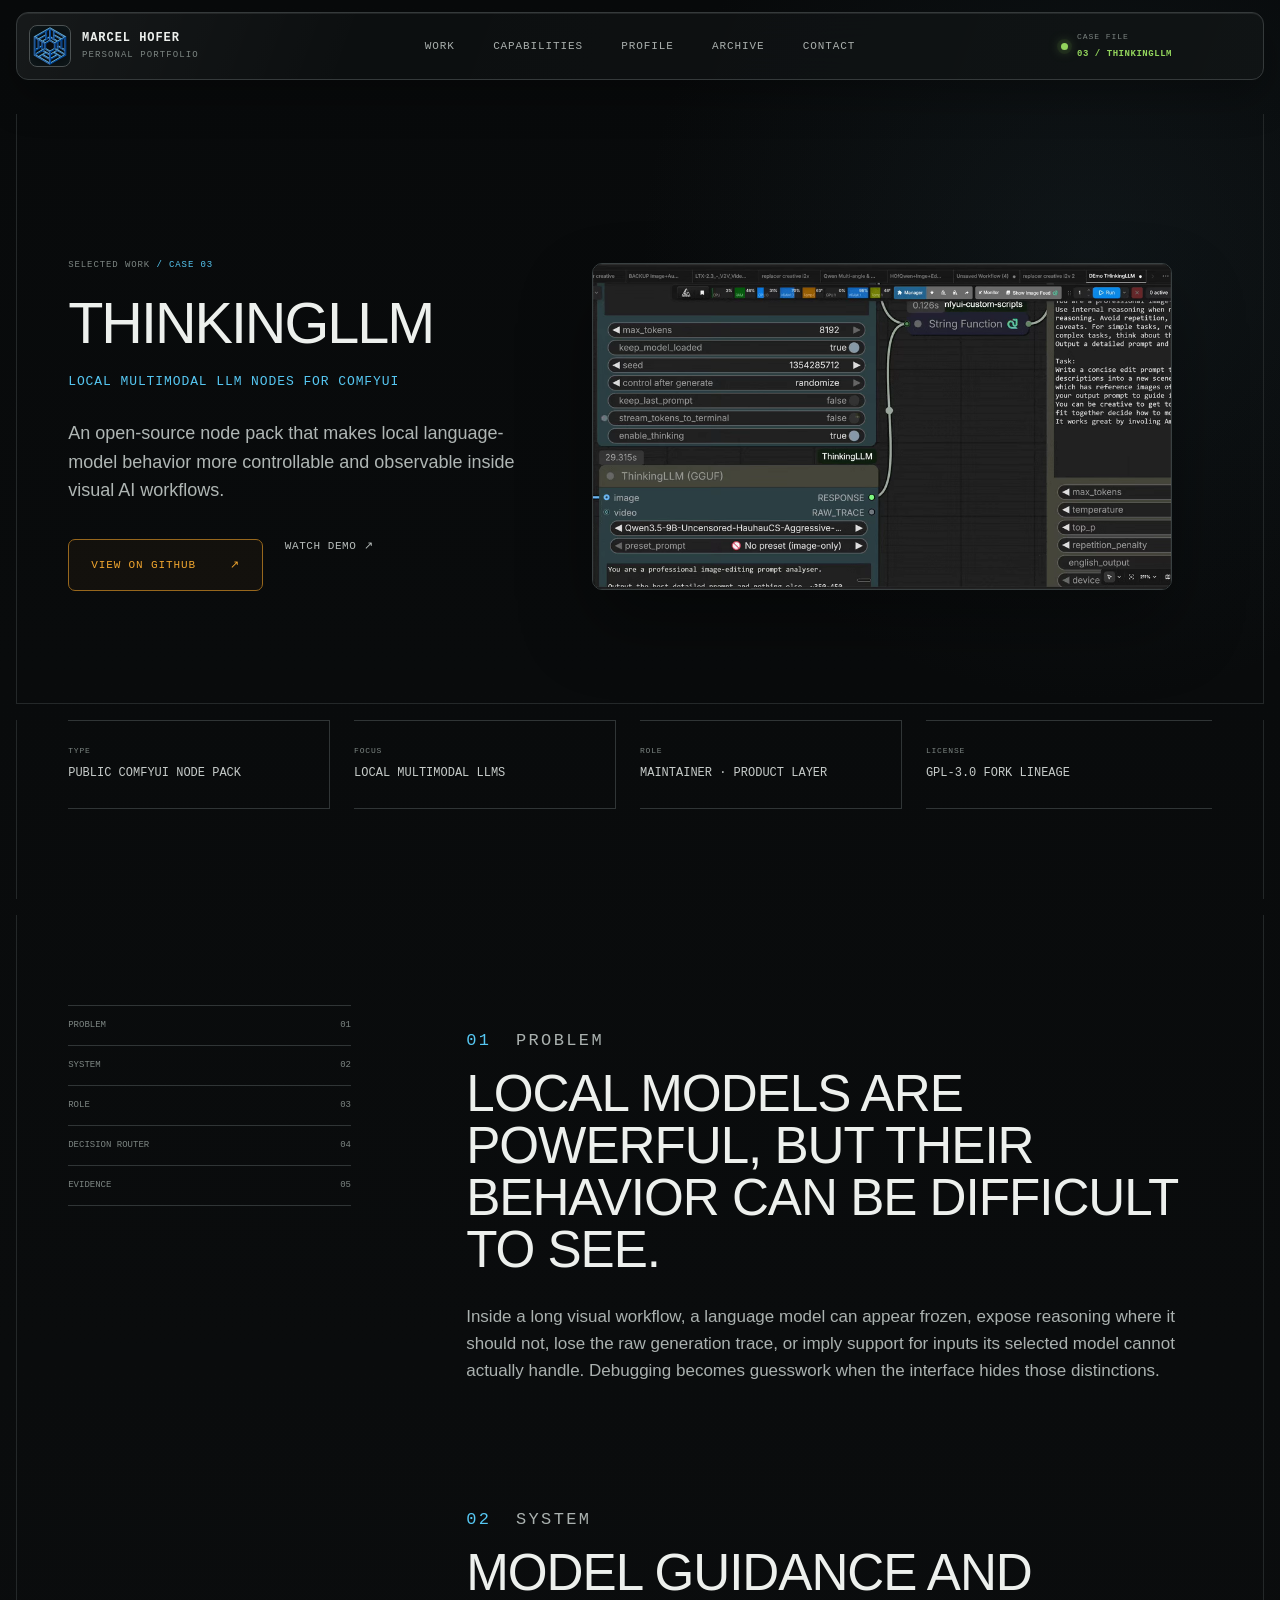
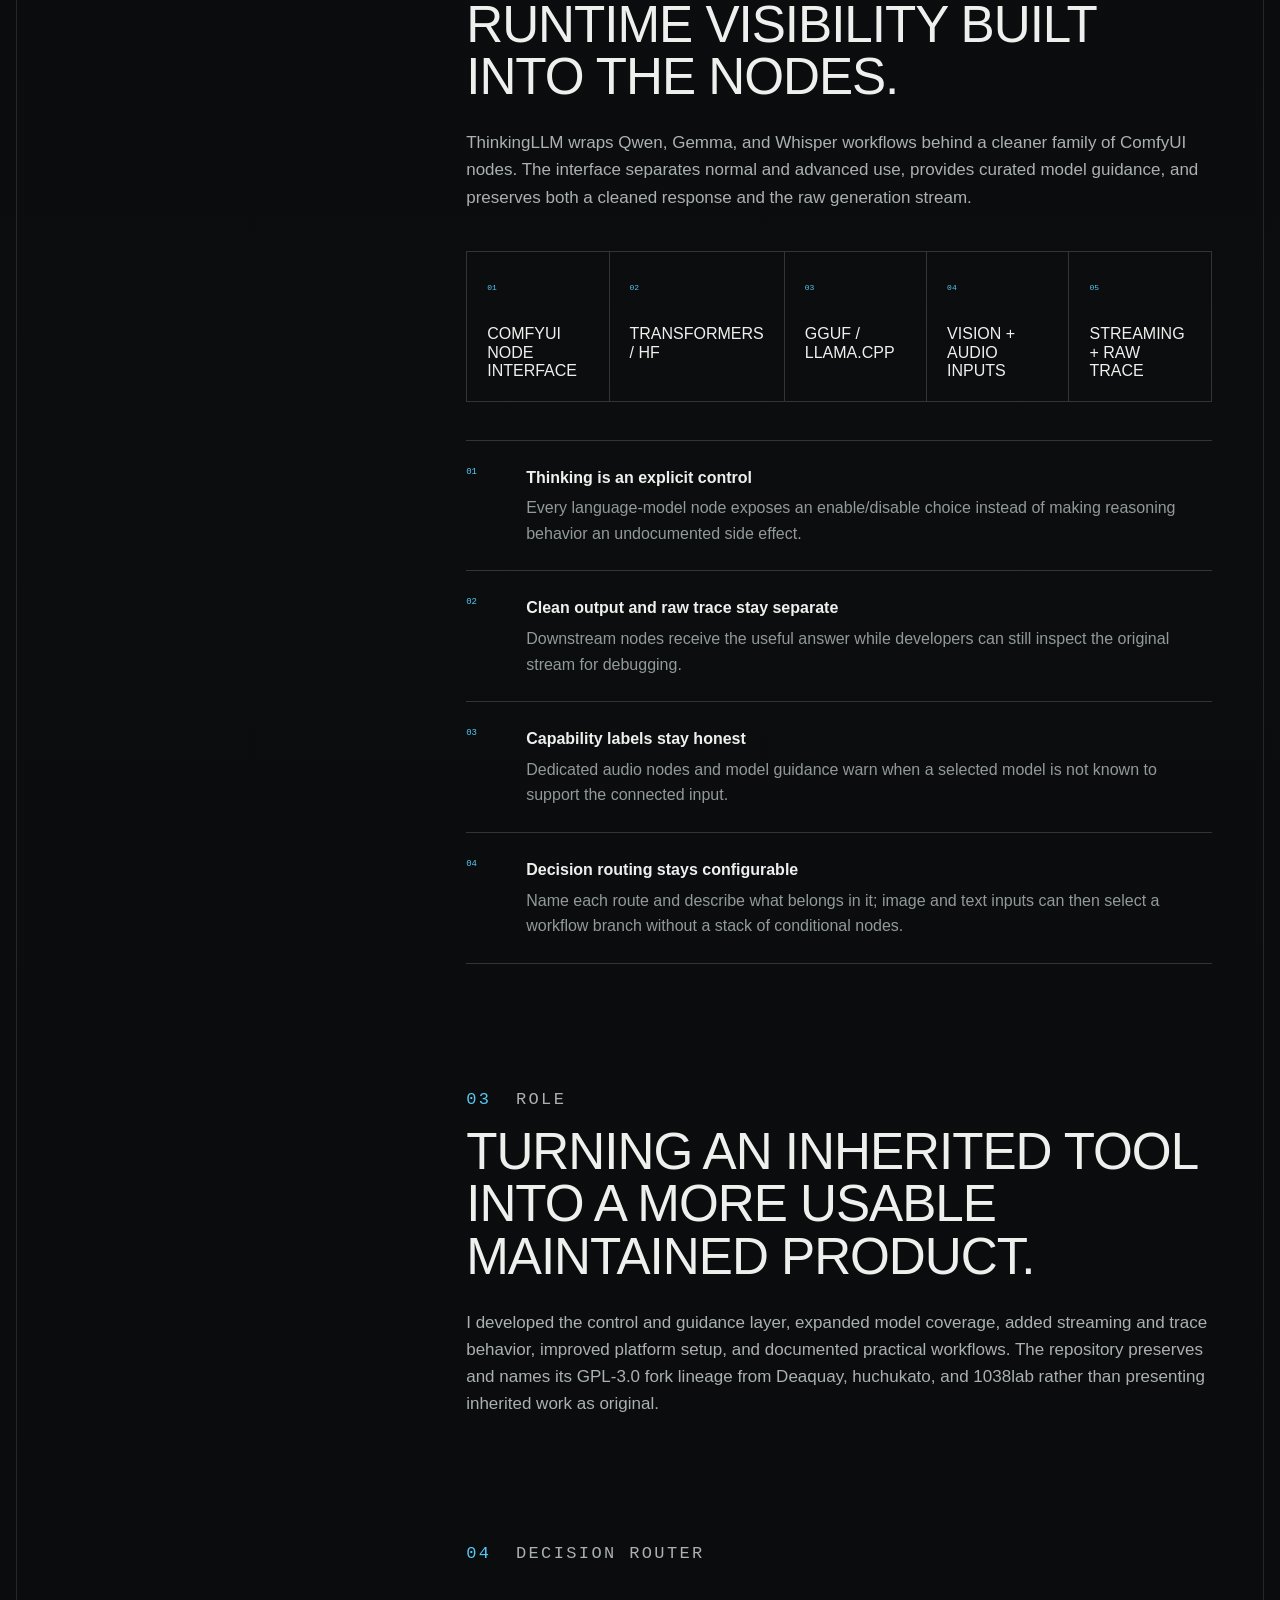
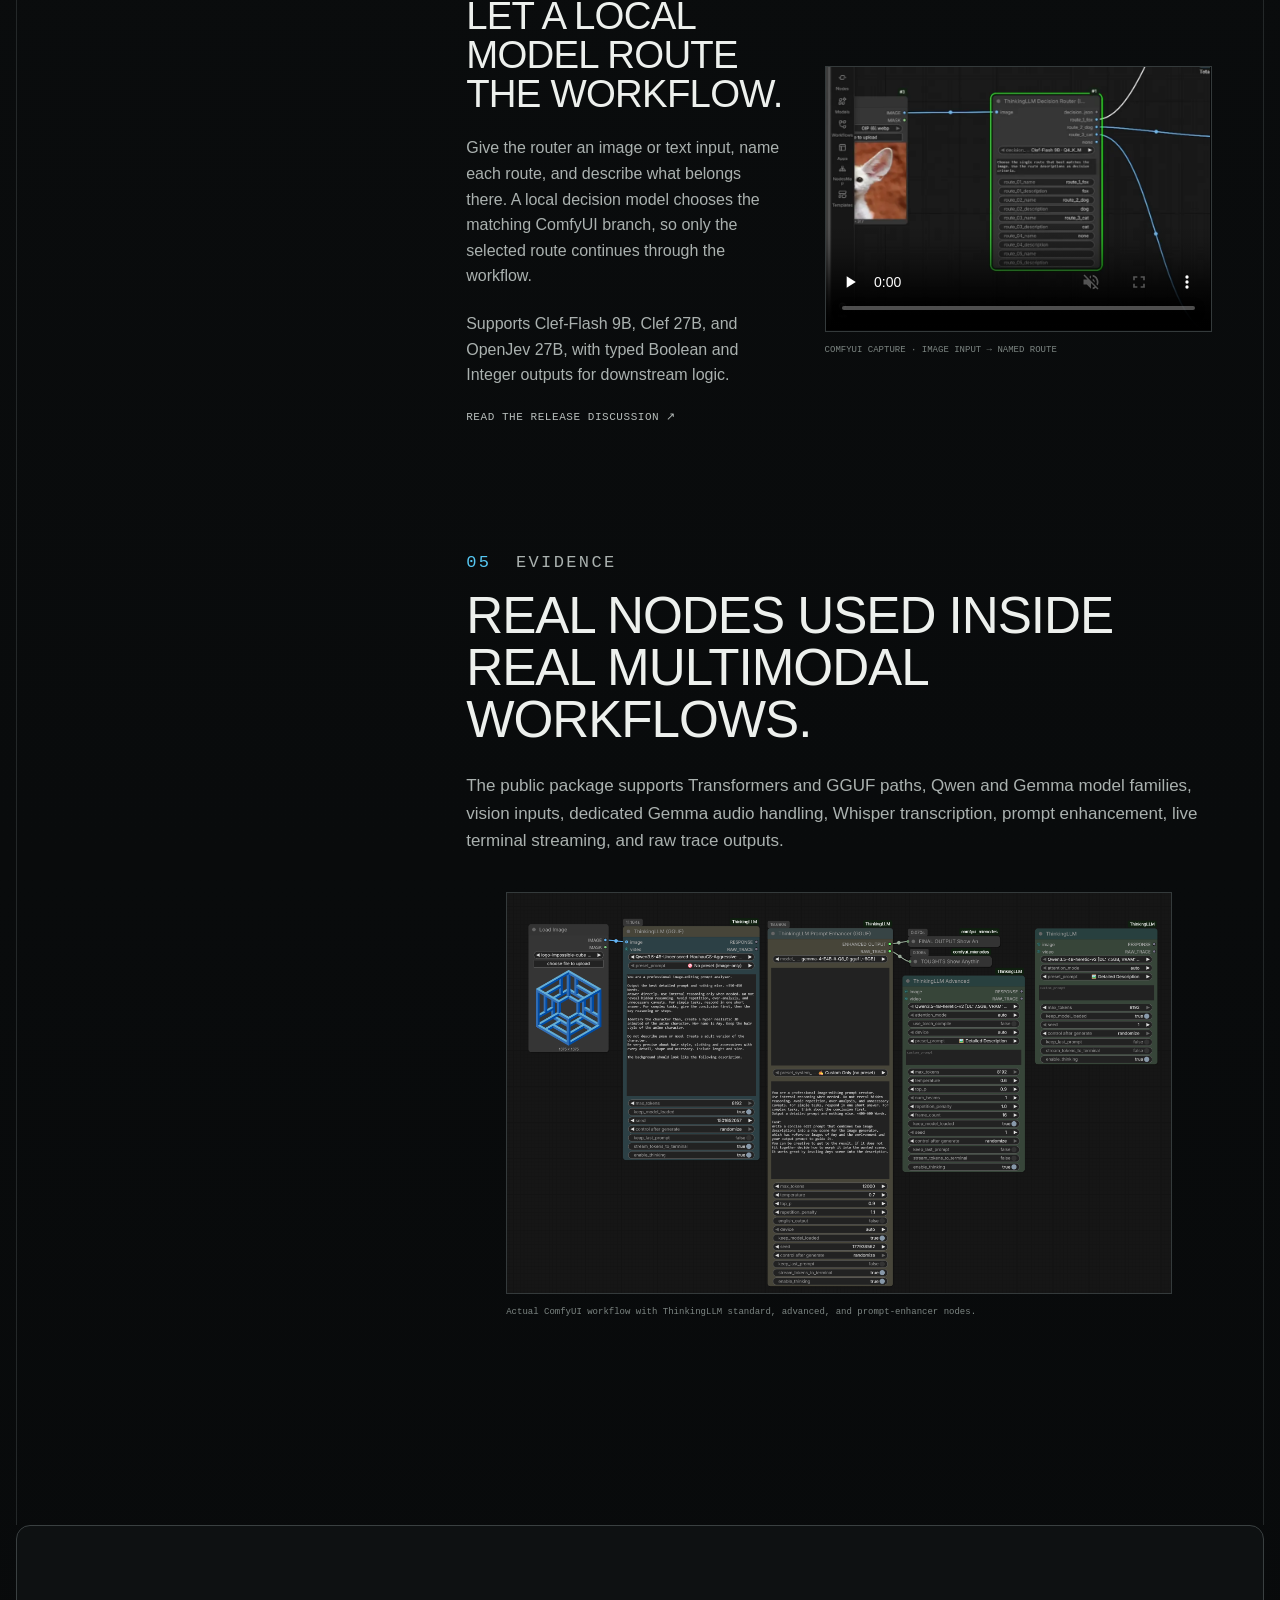
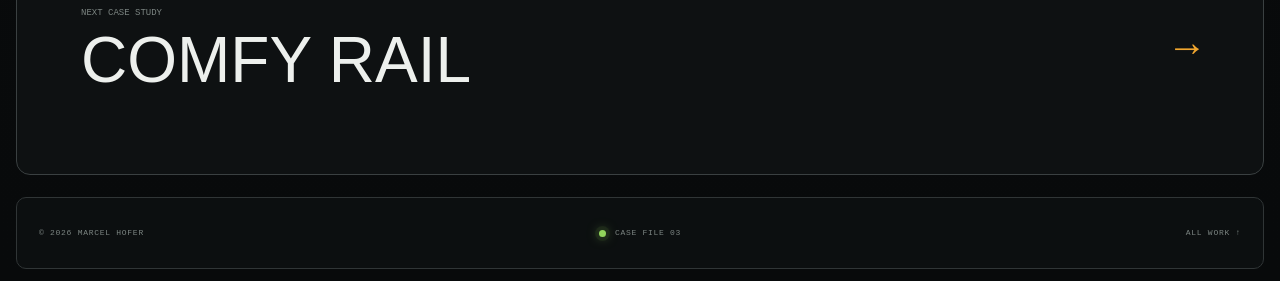
<file: cases/thinkingllm/index.html>
<!doctype html>
<html lang="en">
<head>
  <meta charset="utf-8">
  <meta name="viewport" content="width=device-width, initial-scale=1">
  <meta name="theme-color" content="#090b0c">
  <meta name="description" content="ThinkingLLM case study — local multimodal ComfyUI nodes with image and text decision routing across named workflow branches.">
  <meta property="og:type" content="article">
  <meta property="og:title" content="ThinkingLLM — Marcel Hofer">
  <meta property="og:description" content="Local multimodal ComfyUI nodes with image and text decision routing across named workflow branches.">
  <meta property="og:image" content="https://goodguy1963.github.io/Portfolio/assets/images/thinkingllm-ui.png">
  <meta property="og:url" content="https://goodguy1963.github.io/Portfolio/cases/thinkingllm/">
  <meta name="twitter:card" content="summary_large_image">
  <link rel="canonical" href="https://goodguy1963.github.io/Portfolio/cases/thinkingllm/">
  <link rel="icon" type="image/png" href="../../assets/images/3doffice-mark-v2.png">
  <link rel="stylesheet" href="../../assets/styles.css?v=28">
  <script src="../../assets/main.js?v=6" defer></script>
  <title>ThinkingLLM — Marcel Hofer</title>
</head>
<body data-page="case-thinkingllm">
  <a class="skip-link" href="#main">Skip to content</a>
  <header class="site-header shell" data-header>
    <a class="brand" href="../../" aria-label="Marcel Hofer, home"><span class="brand-mark" aria-hidden="true"><img src="../../assets/images/3doffice-mark-transparent.svg" alt=""></span><span><strong>Marcel Hofer</strong><small>Personal Portfolio</small></span></a>
    <button class="nav-toggle" type="button" aria-expanded="false" aria-controls="primary-nav"><span>Menu</span><i aria-hidden="true"></i></button>
    <nav id="primary-nav" class="site-nav" aria-label="Primary navigation"><a href="../../#work">Work</a><a href="../../#capabilities">Capabilities</a><a href="../../#profile">Profile</a><a href="../../#archive">Archive</a><a href="../../#contact">Contact</a></nav>
    <div class="system-state"><span class="status-light" aria-hidden="true"></span><span><small>Case file</small><strong>03 / ThinkingLLM</strong></span></div>
  </header>

  <main id="main" class="case-main">
    <section class="case-hero shell">
      <div class="case-hero-copy" data-reveal>
        <p class="case-breadcrumb"><a href="../../#work">Selected work</a> / Case 03</p>
        <h1>ThinkingLLM</h1>
        <p class="case-subtitle">Local multimodal LLM nodes for ComfyUI</p>
        <p class="case-summary">An open-source node pack that makes local language-model behavior more controllable and observable inside visual AI workflows.</p>
        <div class="case-actions"><a class="button button-primary" href="https://github.com/goodguy1963/ComfyUI-ThinkingLLM">View on GitHub <span aria-hidden="true">↗</span></a><a class="text-link" href="https://youtu.be/K1JsvnzujOw">Watch demo <span aria-hidden="true">↗</span></a></div>
      </div>
      <figure class="case-media" data-reveal><video data-autoplay muted loop playsinline preload="metadata" poster="../../assets/images/thinkingllm-poster.webp"><source src="../../assets/media/thinkingllm-demo.webm" type="video/webm"></video></figure>
    </section>

    <dl class="case-facts shell" data-reveal>
      <div><dt>Type</dt><dd>Public ComfyUI node pack</dd></div>
      <div><dt>Focus</dt><dd>Local multimodal LLMs</dd></div>
      <div><dt>Role</dt><dd>Maintainer · Product layer</dd></div>
      <div><dt>License</dt><dd>GPL-3.0 fork lineage</dd></div>
    </dl>

    <section id="story" class="case-story section shell">
      <div class="story-grid">
        <nav class="story-nav" aria-label="Case study sections"><a href="#problem">Problem <span>01</span></a><a href="#system">System <span>02</span></a><a href="#role">Role <span>03</span></a><a href="#router">Decision Router <span>04</span></a><a href="#evidence">Evidence <span>05</span></a></nav>
        <div class="story-content">
          <section id="problem" data-reveal>
            <p class="eyebrow"><span>01</span> Problem</p>
            <h2>Local models are powerful, but their behavior can be difficult to see.</h2>
            <p>Inside a long visual workflow, a language model can appear frozen, expose reasoning where it should not, lose the raw generation trace, or imply support for inputs its selected model cannot actually handle. Debugging becomes guesswork when the interface hides those distinctions.</p>
          </section>

          <section id="system" data-reveal>
            <p class="eyebrow"><span>02</span> System</p>
            <h2>Model guidance and runtime visibility built into the nodes.</h2>
            <p>ThinkingLLM wraps Qwen, Gemma, and Whisper workflows behind a cleaner family of ComfyUI nodes. The interface separates normal and advanced use, provides curated model guidance, and preserves both a cleaned response and the raw generation stream.</p>
            <div class="architecture" aria-label="ThinkingLLM architecture">
              <div><span>01</span><strong>ComfyUI node interface</strong></div><div><span>02</span><strong>Transformers / HF</strong></div><div><span>03</span><strong>GGUF / llama.cpp</strong></div><div><span>04</span><strong>Vision + audio inputs</strong></div><div><span>05</span><strong>Streaming + raw trace</strong></div>
            </div>
            <ul class="decision-list">
              <li><span>01</span><div><strong>Thinking is an explicit control</strong>Every language-model node exposes an enable/disable choice instead of making reasoning behavior an undocumented side effect.</div></li>
              <li><span>02</span><div><strong>Clean output and raw trace stay separate</strong>Downstream nodes receive the useful answer while developers can still inspect the original stream for debugging.</div></li>
              <li><span>03</span><div><strong>Capability labels stay honest</strong>Dedicated audio nodes and model guidance warn when a selected model is not known to support the connected input.</div></li>
              <li><span>04</span><div><strong>Decision routing stays configurable</strong>Name each route and describe what belongs in it; image and text inputs can then select a workflow branch without a stack of conditional nodes.</div></li>
            </ul>
          </section>

          <section id="role" data-reveal>
            <p class="eyebrow"><span>03</span> Role</p>
            <h2>Turning an inherited tool into a more usable maintained product.</h2>
            <p>I developed the control and guidance layer, expanded model coverage, added streaming and trace behavior, improved platform setup, and documented practical workflows. The repository preserves and names its GPL-3.0 fork lineage from Deaquay, huchukato, and 1038lab rather than presenting inherited work as original.</p>
          </section>

          <section id="router" class="decision-router-section" data-reveal>
            <p class="eyebrow"><span>04</span> Decision Router</p>
            <div class="decision-router-layout">
              <div class="decision-router-copy">
                <h2>Let a local model route the workflow.</h2>
                <p>Give the router an image or text input, name each route, and describe what belongs there. A local decision model chooses the matching ComfyUI branch, so only the selected route continues through the workflow.</p>
                <p>Supports Clef-Flash 9B, Clef 27B, and OpenJev 27B, with typed Boolean and Integer outputs for downstream logic.</p>
                <a class="text-link" href="https://www.reddit.com/r/comfyui/comments/1xi2144/comment/19rsweohphutc/" target="_blank" rel="noreferrer">Read the release discussion ↗</a>
              </div>
              <figure class="decision-router-media"><video controls muted playsinline preload="none" poster="../../assets/images/thinkingllm-decision-router-poster.webp" aria-label="ThinkingLLM Decision Router matching an image to a named route"><source src="../../assets/media/thinkingllm-decision-router-demo.mp4" type="video/mp4">Your browser does not support embedded video.</video><figcaption>ComfyUI capture · Image input → named route</figcaption></figure>
            </div>
          </section>

          <section id="evidence" data-reveal>
            <p class="eyebrow"><span>05</span> Evidence</p>
            <h2>Real nodes used inside real multimodal workflows.</h2>
            <p>The public package supports Transformers and GGUF paths, Qwen and Gemma model families, vision inputs, dedicated Gemma audio handling, Whisper transcription, prompt enhancement, live terminal streaming, and raw trace outputs.</p>
            <figure class="evidence-media"><img src="../../assets/images/thinkingllm-ui.png" width="2542" height="1532" alt="ThinkingLLM nodes showing model controls, streaming, and raw trace outputs" loading="lazy"><figcaption>Actual ComfyUI workflow with ThinkingLLM standard, advanced, and prompt-enhancer nodes.</figcaption></figure>
          </section>
        </div>
      </div>
    </section>

    <a class="next-case shell" href="../comfy-rail/"><span><small>Next case study</small><strong>Comfy Rail</strong></span><b aria-hidden="true">→</b></a>
  </main>
  <footer class="site-footer shell"><p>© <span data-year>2026</span> Marcel Hofer</p><p class="footer-status"><span class="status-light"></span>Case file 03</p><a href="../../#work">All work ↑</a></footer>
</body>
</html>
</file>
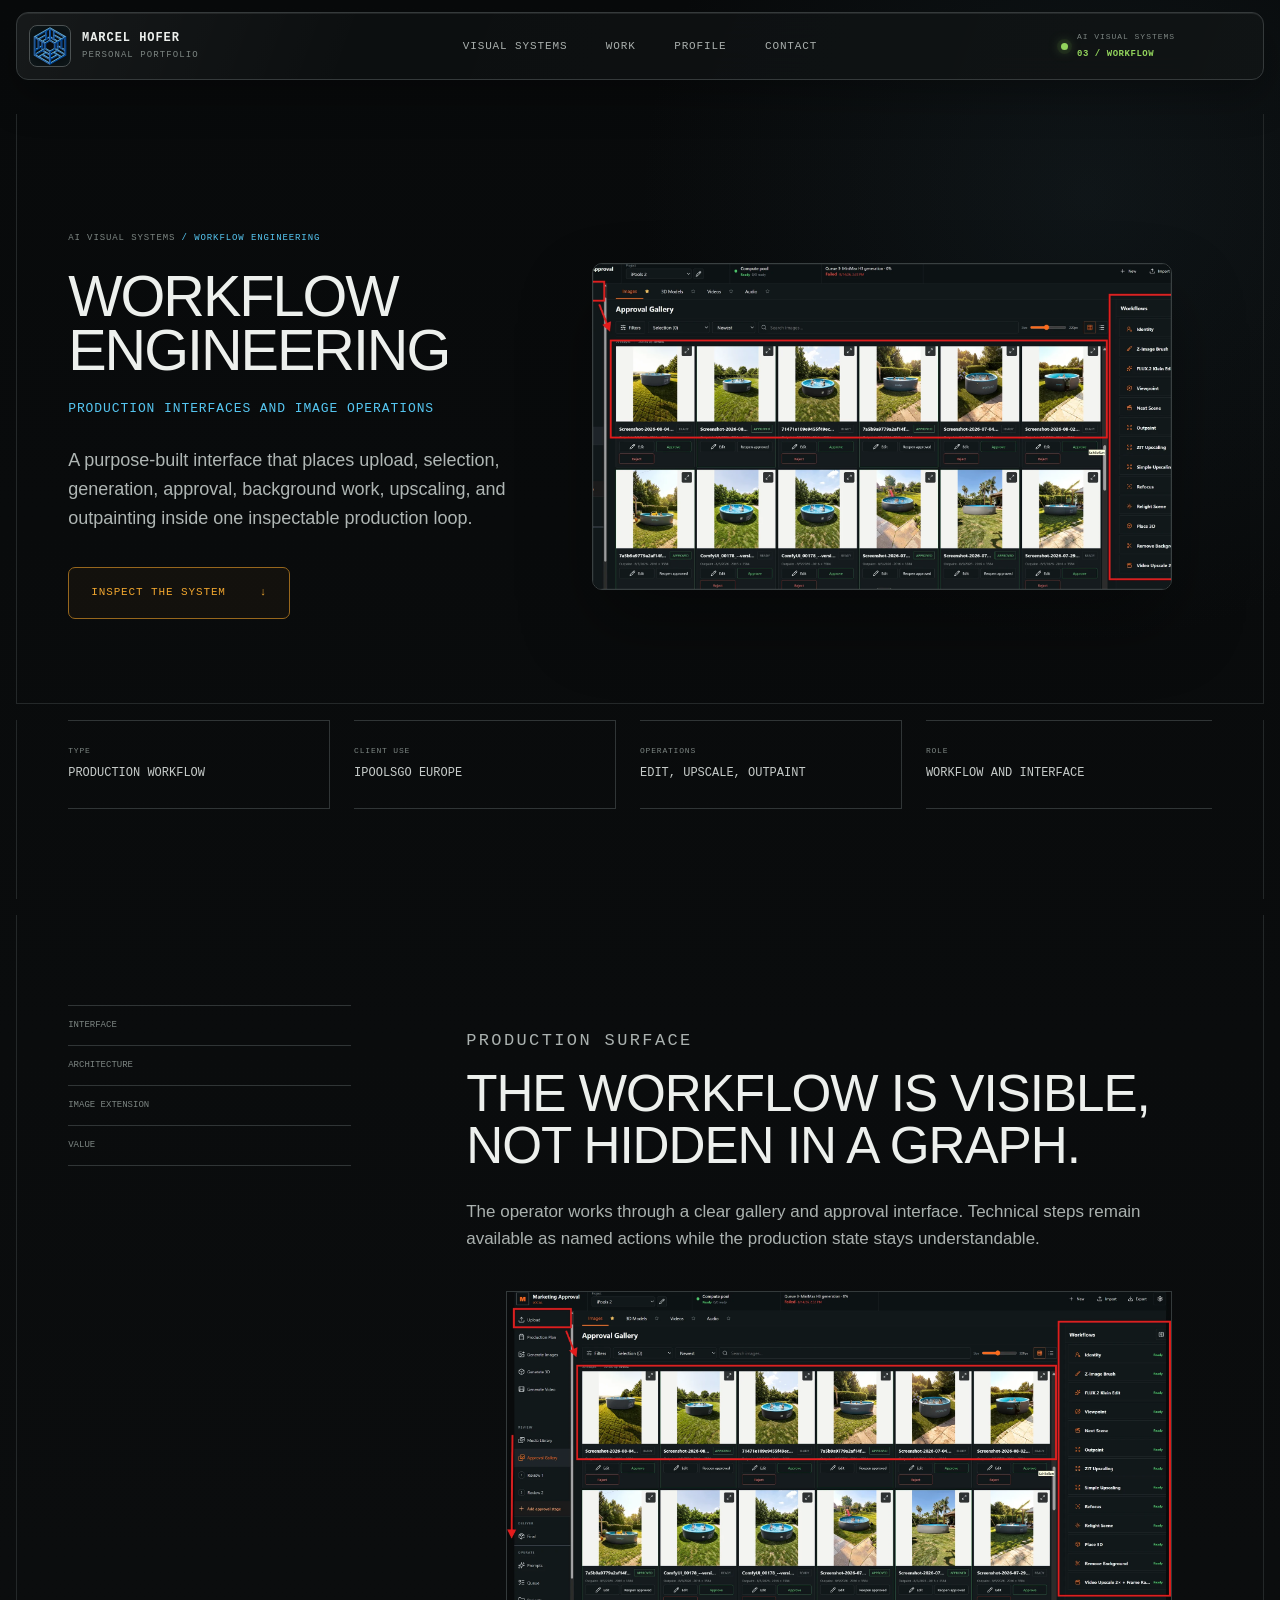
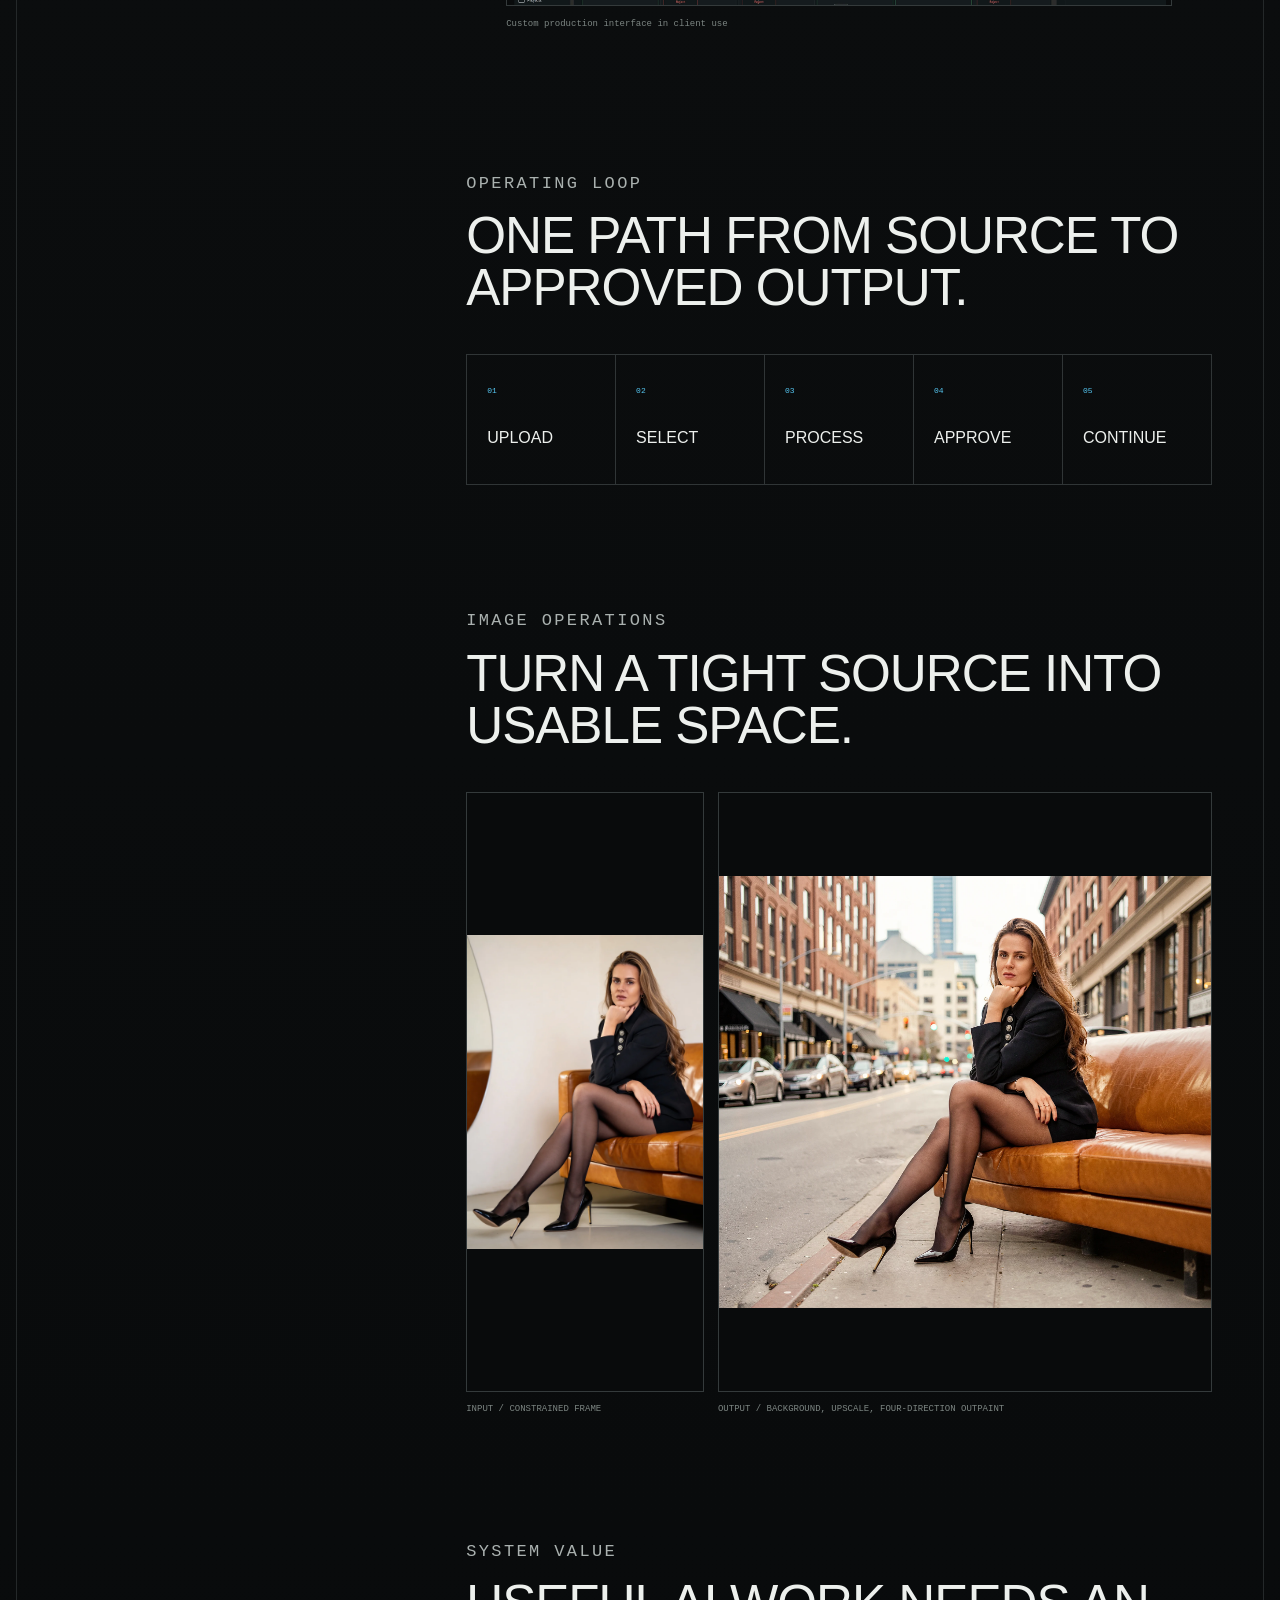
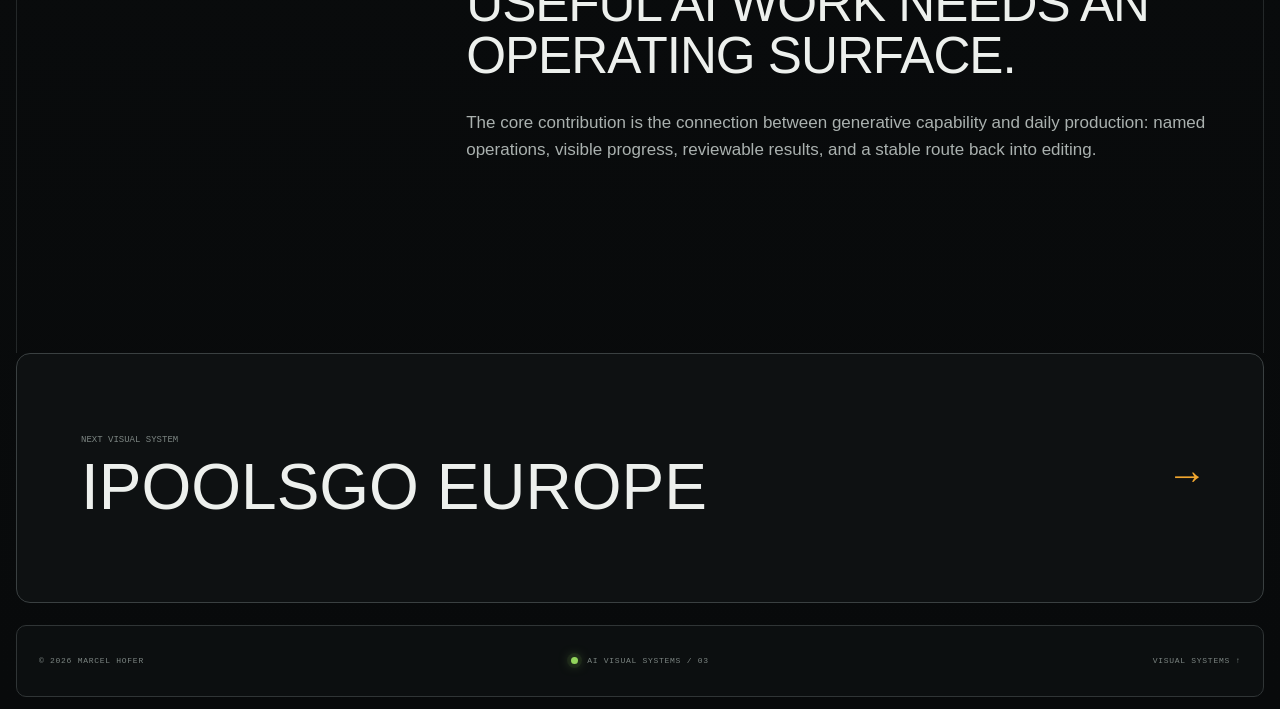
<file: cases/workflow-engineering/index.html>
<!doctype html><html lang="en"><head><meta charset="utf-8"><meta name="viewport" content="width=device-width,initial-scale=1"><meta name="theme-color" content="#090b0c"><meta name="description" content="Production image workflow engineering by Marcel Hofer for controlled generation, editing, upscaling, outpainting, and review."><meta property="og:type" content="article"><meta property="og:title" content="Workflow Engineering | Marcel Hofer"><meta property="og:description" content="A production interface that turns image operations into a clear, reviewable system."><meta property="og:image" content="https://goodguy1963.github.io/Portfolio/assets/images/workflow-engineering/production-interface.webp"><meta property="og:url" content="https://goodguy1963.github.io/Portfolio/cases/workflow-engineering/"><meta name="twitter:card" content="summary_large_image"><link rel="canonical" href="https://goodguy1963.github.io/Portfolio/cases/workflow-engineering/"><link rel="icon" type="image/png" href="../../assets/images/3doffice-mark-v2.png"><link rel="stylesheet" href="../../assets/styles.css?v=40"><script src="../../assets/main.js?v=7" defer></script><title>Workflow Engineering | Marcel Hofer</title></head><body><a class="skip-link" href="#main">Skip to content</a>
<header class="site-header shell" data-header><a class="brand" href="../../"><span class="brand-mark"><img src="../../assets/images/3doffice-mark-transparent.svg" alt=""></span><span><strong>Marcel Hofer</strong><small>Personal Portfolio</small></span></a><button class="nav-toggle" type="button" aria-expanded="false" aria-controls="primary-nav"><span>Menu</span><i></i></button><nav id="primary-nav" class="site-nav"><a href="../ai-visual-systems/">Visual systems</a><a href="../../#work">Work</a><a href="../../#profile">Profile</a><a href="../../#contact">Contact</a></nav><div class="system-state"><span class="status-light"></span><span><small>AI Visual Systems</small><strong>03 / Workflow</strong></span></div></header>
<main id="main" class="case-main"><section class="case-hero shell"><div class="case-hero-copy" data-reveal><p class="case-breadcrumb"><a href="../ai-visual-systems/">AI Visual Systems</a> / Workflow Engineering</p><h1>Workflow Engineering</h1><p class="case-subtitle">Production interfaces and image operations</p><p class="case-summary">A purpose-built interface that places upload, selection, generation, approval, background work, upscaling, and outpainting inside one inspectable production loop.</p><div class="case-actions"><a class="button button-primary" href="#surface">Inspect the system <span>↓</span></a></div></div><figure class="case-media case-media--wide" data-reveal><img src="../../assets/images/workflow-engineering/production-interface.webp" width="2200" height="1039" alt="Production interface with upload, approval, workflow, and image gallery panels" decoding="async"></figure></section>
<dl class="case-facts shell"><div><dt>Type</dt><dd>Production workflow</dd></div><div><dt>Client use</dt><dd>iPoolsGo Europe</dd></div><div><dt>Operations</dt><dd>Edit, upscale, outpaint</dd></div><div><dt>Role</dt><dd>Workflow and interface</dd></div></dl>
<section class="case-story section shell"><div class="story-grid"><nav class="story-nav"><a href="#surface">Interface</a><a href="#architecture">Architecture</a><a href="#extension">Image extension</a><a href="#value">Value</a></nav><div class="story-content"><section id="surface" data-reveal><p class="eyebrow">Production surface</p><h2>The workflow is visible, not hidden in a graph.</h2><p>The operator works through a clear gallery and approval interface. Technical steps remain available as named actions while the production state stays understandable.</p><figure class="evidence-media"><img src="../../assets/images/workflow-engineering/production-interface.webp" width="2200" height="1039" alt="Wide view of the production workflow interface" loading="lazy"><figcaption>Custom production interface in client use</figcaption></figure></section><section id="architecture" data-reveal><p class="eyebrow">Operating loop</p><h2>One path from source to approved output.</h2><div class="architecture"><div><span>01</span><strong>Upload</strong></div><div><span>02</span><strong>Select</strong></div><div><span>03</span><strong>Process</strong></div><div><span>04</span><strong>Approve</strong></div><div><span>05</span><strong>Continue</strong></div></div></section><section id="extension" data-reveal><p class="eyebrow">Image operations</p><h2>Turn a tight source into usable space.</h2><div class="comparison-grid comparison-grid--portrait"><figure><img src="../../assets/images/workflow-engineering/input-model.webp" width="1200" height="1600" alt="Original portrait used as the input for image extension" loading="lazy"><figcaption>Input / constrained frame</figcaption></figure><figure><img src="../../assets/images/workflow-engineering/extended-output.webp" width="1900" height="1668" alt="Background-edited, upscaled, and outpainted result" loading="lazy"><figcaption>Output / background, upscale, four-direction outpaint</figcaption></figure></div></section><section id="value" data-reveal><p class="eyebrow">System value</p><h2>Useful AI work needs an operating surface.</h2><p>The core contribution is the connection between generative capability and daily production: named operations, visible progress, reviewable results, and a stable route back into editing.</p></section></div></div></section><a class="next-case shell" href="../ipoolsgo/"><span><small>Next visual system</small><strong>iPoolsGo Europe</strong></span><b>→</b></a></main><footer class="site-footer shell"><p>© <span data-year>2026</span> Marcel Hofer</p><p class="footer-status"><span class="status-light"></span>AI Visual Systems / 03</p><a href="../ai-visual-systems/">Visual systems ↑</a></footer></body></html>
</file>
<file: assets/styles.css>
:root {
  color-scheme: dark;
  --ink: #060809;
  --bg: #090b0c;
  --panel: #0f1213;
  --panel-2: #15191a;
  --metal: #202425;
  --line: #303536;
  --line-soft: #242829;
  --text: #edf0ed;
  --muted: #929a97;
  --dim: #7c8582;
  --cyan: #56c7f2;
  --cyan-soft: #183b48;
  --lime: #92d45c;
  --amber: #f0a62f;
  --red: #d96556;
  --mono: "Cascadia Mono", "SFMono-Regular", Consolas, "Liberation Mono", monospace;
  --display: "Bahnschrift Condensed", "Arial Narrow", "Roboto Condensed", Arial, sans-serif;
  --sans: "Segoe UI", Inter, Arial, sans-serif;
  --page: min(1560px, calc(100% - 32px));
  --radius: 14px;
  --ease-out: cubic-bezier(.2, .8, .2, 1);
}

* { box-sizing: border-box; }
html { scroll-behavior: smooth; scroll-padding-top: 96px; }
body {
  margin: 0;
  min-width: 320px;
  min-height: 100dvh;
  overflow-x: hidden;
  color: var(--text);
  background:
    radial-gradient(circle at 85% 5%, rgb(47 72 83 / .18), transparent 28rem),
    linear-gradient(180deg, #080a0b, #0b0d0e 40%, #080a0b);
  font-family: var(--sans);
  font-size: 16px;
  line-height: 1.6;
  -webkit-font-smoothing: antialiased;
}

body::before {
  content: "";
  position: fixed;
  inset: 0;
  z-index: -1;
  opacity: .14;
  pointer-events: none;
  background-image:
    linear-gradient(rgb(255 255 255 / .018) 1px, transparent 1px),
    linear-gradient(90deg, rgb(255 255 255 / .014) 1px, transparent 1px);
  background-size: 48px 48px;
  mask-image: linear-gradient(to bottom, black, transparent 85%);
}

img, video { display: block; max-width: 100%; height: auto; }
a { color: inherit; }
button, a { -webkit-tap-highlight-color: transparent; }
button { font: inherit; }

:focus-visible {
  outline: 2px solid var(--cyan);
  outline-offset: 4px;
}

::selection { color: var(--ink); background: var(--cyan); }

.skip-link {
  position: fixed;
  top: 12px;
  left: 12px;
  z-index: 100;
  padding: 10px 16px;
  color: var(--ink);
  background: var(--cyan);
  transform: translateY(-160%);
}
.skip-link:focus { transform: translateY(0); }

.shell { width: var(--page); margin-inline: auto; }

.site-header {
  position: sticky;
  top: 12px;
  z-index: 20;
  min-height: 68px;
  margin-top: 12px;
  padding: 10px 12px;
  display: grid;
  grid-template-columns: auto minmax(300px, 1fr) auto;
  align-items: center;
  gap: 24px;
  border: 1px solid #353a3b;
  border-radius: 12px;
  background:
    linear-gradient(110deg, rgb(255 255 255 / .045), transparent 28%, rgb(255 255 255 / .015)),
    rgb(14 17 18 / .92);
  box-shadow: inset 0 1px rgb(255 255 255 / .08), 0 16px 42px rgb(0 0 0 / .3);
  backdrop-filter: blur(16px);
  transition: border-color .3s ease, transform .3s ease;
}

.site-header.is-scrolled { border-color: #454b4c; }

.brand {
  display: flex;
  align-items: center;
  gap: 11px;
  min-width: 190px;
  text-decoration: none;
  text-transform: uppercase;
}

.brand-mark {
  position: relative;
  width: 42px;
  aspect-ratio: 1;
  display: grid;
  place-items: center;
  border: 1px solid #4b5152;
  border-radius: 8px;
  color: var(--cyan);
  background: #0a0d0e;
  font: 700 14px/1 var(--mono);
  letter-spacing: .08em;
  box-shadow: inset 0 0 16px rgb(86 199 242 / .08);
}

.brand-mark img {
  position: absolute;
  top: 50%;
  left: 50%;
  width: 64px;
  max-width: none;
  transform: translate(-50%, -50%);
}

.brand strong, .brand small { display: block; }
.brand strong { font: 700 12px/1.2 var(--mono); letter-spacing: .08em; }
.brand small { margin-top: 4px; color: var(--dim); font: 9px/1.2 var(--mono); letter-spacing: .12em; }

.site-nav { display: flex; justify-content: center; gap: clamp(18px, 3vw, 44px); }
.site-nav a {
  position: relative;
  padding: 10px 0;
  color: #a9afad;
  font: 11px/1 var(--mono);
  letter-spacing: .08em;
  text-decoration: none;
  text-transform: uppercase;
}
.site-nav a::after {
  content: "";
  position: absolute;
  left: 0;
  right: 100%;
  bottom: 3px;
  height: 1px;
  background: var(--cyan);
  transition: right .25s ease;
}
.site-nav a:hover, .site-nav a:focus-visible { color: var(--text); }
.site-nav a:hover::after, .site-nav a:focus-visible::after { right: 0; }

.section-rail {
  position: fixed;
  z-index: 15;
  top: 50%;
  left: clamp(10px, 1.5vw, 24px);
  display: grid;
  gap: 5px;
  transform: translateY(-50%);
}
.section-rail a {
  position: relative;
  width: 46px;
  height: 18px;
  display: flex;
  align-items: center;
  justify-content: flex-start;
  text-decoration: none;
}
.section-rail a::after {
  content: "";
  width: 13px;
  height: 1px;
  background: #535b59;
  box-shadow: 0 0 0 1px rgb(0 0 0 / .35);
  transition: width .25s var(--ease-out), background .25s ease, box-shadow .25s ease;
}
.section-rail a span {
  position: absolute;
  left: calc(100% + 9px);
  padding: 5px 7px;
  color: #9ba3a1;
  background: #0b0e0f;
  border: 1px solid #303637;
  font: 7px/1 var(--mono);
  letter-spacing: .1em;
  text-transform: uppercase;
  white-space: nowrap;
  opacity: 0;
  transform: translateX(5px);
  pointer-events: none;
  transition: opacity .2s ease, transform .2s var(--ease-out);
}
.section-rail a:hover::after, .section-rail a:focus-visible::after { width: 27px; background: #9aa3a1; }
.section-rail a[aria-current="location"]::after { width: 38px; background: var(--cyan); box-shadow: 0 0 9px rgb(86 199 242 / .42); }
.section-rail a:hover span, .section-rail a:focus-visible span { opacity: 1; transform: translateX(0); }

.system-state { display: flex; align-items: center; gap: 9px; min-width: 190px; }
.system-state small, .system-state strong { display: block; font-family: var(--mono); text-transform: uppercase; }
.system-state small { color: var(--dim); font-size: 8px; letter-spacing: .12em; }
.system-state strong { margin-top: 3px; color: var(--lime); font-size: 9px; letter-spacing: .06em; }
.status-light {
  width: 7px;
  height: 7px;
  flex: 0 0 auto;
  display: inline-block;
  border-radius: 50%;
  background: var(--lime);
  box-shadow: 0 0 0 4px rgb(146 212 92 / .07), 0 0 12px rgb(146 212 92 / .65);
}

.nav-toggle { display: none; }

.hero {
  position: relative;
  min-height: min(860px, calc(100dvh - 94px));
  padding: clamp(88px, 10vw, 150px) clamp(24px, 4vw, 68px) 112px;
  display: grid;
  grid-template-columns: minmax(420px, .9fr) minmax(500px, 1.1fr);
  align-items: center;
  gap: clamp(60px, 8vw, 140px);
  border-inline: 1px solid var(--line-soft);
}

.hero::before, .hero::after {
  content: "";
  position: absolute;
  pointer-events: none;
}
.hero::before {
  inset: 22px 14px 36px;
  border: 1px solid #222728;
  border-radius: 18px;
  background: linear-gradient(120deg, rgb(255 255 255 / .014), transparent 38%);
}
.hero::after {
  top: 0;
  bottom: 0;
  left: 47%;
  width: 1px;
  background: linear-gradient(transparent, var(--line-soft) 25%, var(--line-soft) 75%, transparent);
}
.hero > * { position: relative; z-index: 1; }
.hero-copy { min-width: 0; }

.eyebrow {
  margin: 0 0 20px;
  color: var(--muted);
  font: 10px/1.2 var(--mono);
  letter-spacing: .14em;
  text-transform: uppercase;
}
.eyebrow span { margin-right: 12px; color: var(--cyan); }

.hero h1 {
  margin: 0;
  display: flex;
  flex-direction: column;
  align-items: flex-start;
  font: 500 clamp(82px, 9vw, 150px)/.76 var(--display);
  letter-spacing: -.065em;
  text-transform: uppercase;
}
.hero h1 > span {
  margin: 0 0 .48em .18em;
  color: var(--cyan);
  font: 600 .16em/1 var(--mono);
  letter-spacing: .28em;
}
.hero h1 strong { position: relative; z-index: 0; color: var(--text); font-size: .78em; font-weight: 500; }
.hero-handle-shadow {
  position: absolute;
  z-index: -1;
  inset: .075em auto auto .065em;
  color: transparent;
  -webkit-text-stroke: 1px #566061;
  opacity: .58;
  pointer-events: none;
}
.role {
  margin: 30px 0 0;
  color: var(--cyan);
  font: 400 clamp(18px, 2vw, 28px)/1.1 var(--mono);
  letter-spacing: .08em;
  text-transform: uppercase;
}
.hero-lede { max-width: 610px; margin: 24px 0 0; color: #b6bcba; font: 400 clamp(17px, 1.5vw, 21px)/1.7 var(--sans); }
.hero-actions { margin-top: 36px; display: flex; align-items: center; gap: 28px; flex-wrap: wrap; }
.button {
  min-height: 52px;
  padding: 0 22px;
  display: inline-flex;
  align-items: center;
  justify-content: space-between;
  gap: 34px;
  border: 1px solid #4e5556;
  border-radius: 7px;
  font: 11px/1 var(--mono);
  letter-spacing: .08em;
  text-decoration: none;
  text-transform: uppercase;
  transition: color .25s ease, background .25s ease, border-color .25s ease, transform .25s var(--ease-out);
}
.button:hover { transform: translateY(-2px); }
.button-primary { border-color: #97671d; color: var(--amber); background: rgb(240 166 47 / .045); }
.button-primary:hover { color: #171007; background: var(--amber); border-color: var(--amber); }
.text-link, .case-link {
  color: #b7bdbb;
  font: 11px/1.3 var(--mono);
  letter-spacing: .05em;
  text-decoration: none;
  text-transform: uppercase;
}
.text-link:hover, .case-link:hover { color: var(--cyan); }
.hero-meta { margin: 46px 0 0; display: flex; gap: 50px; }
.hero-meta div { padding-left: 14px; border-left: 1px solid var(--line); }
.hero-meta dt { color: var(--dim); font: 8px/1 var(--mono); letter-spacing: .12em; text-transform: uppercase; }
.hero-meta dd { margin: 8px 0 0; color: #c7ccca; font: 10px/1.2 var(--mono); text-transform: uppercase; }

.hero-showcase { position: relative; display: block; color: var(--text); background: transparent; text-decoration: none; isolation: isolate; }
.hero-showcase video { width: 100%; aspect-ratio: 16 / 9; object-fit: cover; mix-blend-mode: screen; filter: saturate(.88) contrast(1.04); transition: filter .3s ease; }
.hero-hold-frame { position: absolute; inset: 0; z-index: 1; width: 100%; aspect-ratio: 16 / 9; object-fit: cover; opacity: 0; pointer-events: none; transition: opacity .08s linear; }
.hero-showcase.is-holding .hero-hold-frame { opacity: 1; }
.hero-showcase-label { position: absolute; top: calc(100% + 10px); right: 0; z-index: 2; width: max-content; padding: 10px 13px; display: grid; grid-template-columns: auto 18px; align-items: center; gap: 4px 16px; color: var(--cyan); border: 1px solid #35606e; background: rgb(5 10 12 / .84); font-family: var(--mono); text-transform: uppercase; opacity: .28; transition: opacity .3s ease, border-color .3s ease, background .3s ease; }
.hero-showcase-label small { grid-column: 1 / -1; color: #73817e; font-size: 6px; letter-spacing: .12em; }.hero-showcase-label strong { font-size: 9px; letter-spacing: .1em; }.hero-showcase-label i { color: var(--amber); font-style: normal; text-align: right; }
.hero-showcase.is-ended .hero-showcase-label { opacity: 1; }
.hero-showcase.is-ended:hover video { filter: saturate(1) contrast(1.04) brightness(1.04); }
.hero-showcase.is-ended:hover .hero-showcase-label { border-color: #4e8798; background: rgb(5 10 12 / .94); }
.hero-showcase:active .hero-showcase-label { transform: translateY(1px); }
.scroll-cue { position: absolute; left: 50%; bottom: 48px; display: flex; flex-direction: column; align-items: center; gap: 10px; color: #68706e; font: 8px/1 var(--mono); letter-spacing: .12em; text-decoration: none; text-transform: uppercase; transform: translateX(-50%); }
.scroll-cue i { position: relative; width: 1px; height: 24px; overflow: hidden; background: #303637; }
.scroll-cue i::after { content: ""; position: absolute; inset: -100% 0 auto; height: 100%; background: var(--cyan); animation: scroll-line 2s ease-in-out infinite; }

@keyframes scroll-line { 0% { transform: translateY(0); } 100% { transform: translateY(200%); } }

.section { padding: clamp(100px, 12vw, 190px) clamp(24px, 4vw, 68px); border-inline: 1px solid var(--line-soft); }
#work { padding-bottom: 0; }
#capabilities, #archive { padding-top: clamp(48px, 5vw, 90px); }
.section + .section { border-top: 1px solid var(--line-soft); }
.section-heading { margin-bottom: clamp(64px, 7vw, 104px); display: grid; grid-template-columns: minmax(0, 1.2fr) minmax(300px, .55fr); align-items: end; gap: 60px; }
.section-heading h2, .profile h2, .contact h2, .case-hero h1 {
  margin: 0;
  font: 400 clamp(48px, 6vw, 92px)/.95 var(--display);
  letter-spacing: -.035em;
  text-transform: uppercase;
}
.section-heading > p { max-width: 540px; margin: 0 0 5px; color: var(--muted); font-size: 17px; }
.section-heading.compact { margin-bottom: 58px; }
.section-heading.compact h2 { font-size: clamp(44px, 5vw, 72px); }
.section-heading.animated-heading { grid-template-columns: minmax(0, 1.15fr) auto minmax(280px, .55fr); gap: clamp(28px, 4vw, 60px); }
.heading-character { align-self: center; justify-self: center; }
.heading-character iframe { width: 100%; height: 100%; display: block; border: 0; background: #000; }
.heading-character-kick { width: clamp(110px, 8vw, 150px); height: clamp(120px, 9vw, 165px); }
.heading-character-wave { width: clamp(90px, 7vw, 125px); height: clamp(125px, 9vw, 170px); }

.project-list { display: grid; gap: 0; border-top: 1px solid var(--line); }
.project {
  min-height: 510px;
  padding: 34px 0;
  display: grid;
  grid-template-columns: minmax(0, 1.08fr) minmax(320px, .92fr);
  align-items: center;
  gap: clamp(46px, 7vw, 110px);
  border-bottom: 1px solid var(--line);
}
.project:last-child { min-height: 0; }
.project:nth-child(even) { grid-template-columns: minmax(320px, .92fr) minmax(0, 1.08fr); }
.project:nth-child(even) .project-visual { order: 2; }
.project-visual {
  width: min(100%, 680px);
  position: relative;
  overflow: hidden;
  border: 1px solid #363c3d;
  border-radius: 10px;
  background: #080a0b;
  box-shadow: 0 25px 60px rgb(0 0 0 / .28);
}
.project:nth-child(even) .project-visual { justify-self: end; }
.project-visual::after { content: ""; position: absolute; inset: 0; border: 1px solid rgb(255 255 255 / .04); pointer-events: none; }
.project-visual img { width: 100%; aspect-ratio: 16 / 9; object-fit: cover; filter: saturate(.72) contrast(1.08); transition: transform .7s var(--ease-out), filter .7s ease; }
.project-visual img.project-cover-character {
  aspect-ratio: 4 / 3;
  object-fit: contain;
  object-position: center;
  background: #0b0d0e;
}
.project-visual:hover img { transform: scale(1.025); filter: saturate(.96) contrast(1.04); }
.visual-index { position: absolute; right: 12px; bottom: 12px; padding: 8px 10px; color: var(--cyan); background: rgb(7 10 11 / .86); border: 1px solid #2d424a; font: 9px/1 var(--mono); }
.project-copy { min-width: 0; }
.project-kicker { margin: 0 0 12px; color: var(--cyan); font: 10px/1.2 var(--mono); letter-spacing: .1em; text-transform: uppercase; }
.project-copy h3 { margin: 0; font: 500 clamp(38px, 4vw, 64px)/1 var(--display); letter-spacing: -.025em; text-transform: uppercase; hyphens: manual; }
.project-copy > p:not(.project-kicker) { max-width: 540px; margin: 22px 0; color: #a7aeac; }
.tag-list { margin: 26px 0; padding: 0; display: flex; gap: 7px; flex-wrap: wrap; list-style: none; }
.tag-list li { padding: 7px 9px; color: #828b88; border: 1px solid #2c3233; font: 8px/1 var(--mono); letter-spacing: .06em; text-transform: uppercase; }
.case-link { display: inline-flex; gap: 18px; color: var(--amber); }
.project-copy .case-actions { margin-top: 0; }

.capabilities { background: #0b0e0f; }
.capability-instruction { margin: -56px 0 26px; color: var(--muted); font: 10px/1.4 var(--mono); letter-spacing: .14em; text-transform: uppercase; }
.capability-grid { display: grid; grid-template-columns: repeat(3, 1fr); border-top: 1px solid var(--line); border-left: 1px solid var(--line); }
.capability-card { min-width: 0; min-height: 250px; border-right: 1px solid var(--line); border-bottom: 1px solid var(--line); transition: background .3s ease, box-shadow .3s ease; }
.capability-card:hover { background: #111516; }
.capability-card[open] { grid-column: 1 / -1; background: #101415; box-shadow: inset 0 2px 0 var(--cyan); }
.capability-card summary { min-height: 249px; padding: 34px; display: grid; grid-template-rows: auto 1fr auto; cursor: pointer; list-style: none; }
.capability-card summary::-webkit-details-marker { display: none; }
.capability-card summary:focus-visible { outline: 2px solid var(--cyan); outline-offset: -5px; }
.capability-number { display: block; margin-bottom: 48px; color: var(--cyan); font: 10px/1 var(--mono); }
.capability-summary { display: block; align-self: end; }
.capability-summary strong { display: block; max-width: 270px; margin: 0; font: 500 24px/1.15 var(--display); letter-spacing: .015em; text-transform: uppercase; }
.capability-summary > span { display: block; max-width: 330px; margin-top: 18px; color: var(--muted); font-size: 14px; }
.capability-toggle { margin-top: 28px; display: flex; align-items: center; justify-content: space-between; gap: 20px; color: var(--cyan); font: 10px/1 var(--mono); letter-spacing: .12em; text-transform: uppercase; }
.capability-toggle b { font: 400 20px/1 var(--mono); transition: transform .25s ease; }
.capability-toggle .when-open { display: none; }
.capability-card[open] .capability-toggle .when-closed { display: none; }
.capability-card[open] .capability-toggle .when-open { display: inline; }
.capability-card[open] .capability-toggle b { transform: rotate(45deg); }
.capability-card[open] summary { min-height: 0; padding-bottom: 30px; grid-template-columns: 70px minmax(0, 1fr) auto; grid-template-rows: auto; align-items: center; border-bottom: 1px solid var(--line); }
.capability-card[open] .capability-number { margin: 0; }
.capability-card[open] .capability-summary { align-self: center; }
.capability-card[open] .capability-summary strong { max-width: none; font-size: clamp(26px, 3vw, 42px); }
.capability-card[open] .capability-summary > span { display: none; }
.capability-card[open] .capability-toggle { margin: 0; min-width: 116px; }
.capability-detail { padding: 34px; display: grid; grid-template-columns: minmax(230px, .7fr) minmax(0, 1.5fr); gap: 40px clamp(42px, 6vw, 90px); animation: capability-detail-in .28s ease both; }
.capability-focus > span, .capability-stack h4, .capability-proof > span { color: var(--cyan); font: 10px/1.2 var(--mono); letter-spacing: .12em; text-transform: uppercase; }
.capability-focus p { max-width: 430px; margin: 18px 0 0; color: var(--text); font-size: clamp(17px, 1.5vw, 21px); line-height: 1.55; }
.capability-stack { display: grid; grid-template-columns: repeat(2, minmax(0, 1fr)); gap: 34px; }
.capability-stack--three { grid-template-columns: repeat(3, minmax(0, 1fr)); }
.capability-stack section { padding-left: 18px; border-left: 1px solid var(--line); }
.capability-stack h4 { margin: 0 0 16px; }
.capability-stack ul { margin: 0; padding: 0; display: flex; flex-wrap: wrap; align-content: start; gap: 7px; list-style: none; }
.capability-stack li { padding: 7px 9px; border: 1px solid var(--line); color: #c0c6c4; font: 10px/1.2 var(--mono); letter-spacing: .035em; text-transform: uppercase; }
.capability-proof { grid-column: 1 / -1; padding-top: 24px; display: grid; grid-template-columns: minmax(130px, .25fr) 1fr; align-items: start; gap: 24px; border-top: 1px solid var(--line); }
.capability-proof div { display: flex; flex-wrap: wrap; gap: 12px 28px; }
.capability-proof a { color: var(--text); font: 12px/1.4 var(--mono); letter-spacing: .08em; text-transform: uppercase; text-decoration-color: var(--cyan); text-underline-offset: 5px; }
.capability-proof a:hover { color: var(--cyan); }
@keyframes capability-detail-in { from { opacity: 0; transform: translateY(-8px); } to { opacity: 1; transform: translateY(0); } }

.profile { display: grid; grid-template-columns: minmax(300px, .65fr) minmax(400px, 1.35fr); gap: 0 clamp(60px, 8vw, 130px); }
#profile { padding-bottom: clamp(24px, 4vw, 68px); }
.profile-portrait { align-self: start; }
.portrait-frame { position: relative; overflow: hidden; border: 1px solid #3a4142; background: #d9dcda; }
.portrait-frame::after { content: ""; position: absolute; inset: 0; pointer-events: none; background: linear-gradient(180deg, transparent 55%, rgb(4 9 10 / .55)), repeating-linear-gradient(0deg, transparent 0 3px, rgb(0 0 0 / .055) 3px 4px); mix-blend-mode: multiply; }
.portrait-frame img { width: 100%; aspect-ratio: 1; object-fit: cover; filter: grayscale(1) contrast(1.08); }
.portrait-status { padding: 16px 2px; display: grid; grid-template-columns: auto 1fr auto; align-items: center; gap: 10px; color: var(--muted); border-bottom: 1px solid var(--line); font: 8px/1 var(--mono); letter-spacing: .08em; text-transform: uppercase; }
.portrait-status b { color: var(--cyan); font-weight: 400; }
.profile-copy { padding-top: 18px; }
.profile h2 { max-width: 880px; font-size: clamp(50px, 5vw, 82px); }
.profile-intro { max-width: 850px; margin: 30px 0 48px; color: #b2b8b6; font-size: clamp(17px, 1.5vw, 21px); }
.profile-principles { border-top: 1px solid var(--line); }
.profile-principles p { margin: 0; padding: 20px 0; display: grid; grid-template-columns: 40px 240px 1fr; gap: 14px; color: var(--muted); border-bottom: 1px solid var(--line); }
.profile-principles span { color: var(--cyan); font: 9px/1.6 var(--mono); }
.profile-principles strong { color: var(--text); font-weight: 600; }
.timeline-panel, .education-panel { margin-top: 110px; }
.timeline-panel { grid-column: 1 / -1; }
.timeline-panel header, .education-panel header { padding-bottom: 16px; display: flex; align-items: center; justify-content: space-between; border-bottom: 1px solid var(--line); }
.timeline-panel header .eyebrow, .education-panel header .eyebrow { margin: 0; color: var(--text); }
.timeline-panel header > span { color: var(--dim); font: 9px/1 var(--mono); }
.timeline { margin: 0; padding: 0; display: grid; grid-template-columns: repeat(4, 1fr); list-style: none; }
.timeline li { position: relative; min-height: 245px; padding: 30px 28px 25px 0; border-bottom: 1px solid var(--line); }
.timeline li:not(:last-child) { margin-right: 28px; border-right: 1px solid var(--line); }
.timeline time { display: block; margin-bottom: 52px; color: var(--cyan); font: 10px/1 var(--mono); }
.timeline h3 { margin: 0; font: 500 21px/1.15 var(--display); text-transform: uppercase; }
.timeline p { margin: 14px 0 0; color: var(--muted); font-size: 13px; }
.education-panel { grid-column: 1 / -1; }
.education-panel dl { margin: 0; }
.education-panel dl div { padding: 19px 0; display: grid; grid-template-columns: 150px 1fr; border-bottom: 1px solid var(--line); }
.education-panel dt { color: var(--cyan); font: 10px/1.6 var(--mono); }
.education-panel dd { margin: 0; display: flex; justify-content: space-between; gap: 30px; }
.education-panel dd strong { font: 500 18px/1.3 var(--display); text-transform: uppercase; }
.education-panel dd span { color: var(--dim); font-size: 13px; }
.archive-list { border-top: 1px solid var(--line); }
.archive-list article { position: relative; min-height: 190px; padding: 34px 0; display: grid; grid-template-columns: 170px minmax(0, 1fr) auto; align-items: center; gap: 50px; overflow: hidden; border-bottom: 1px solid var(--line); }
.archive-list article > span { align-self: start; color: var(--cyan); font: 9px/1 var(--mono); }
.archive-list article div { max-width: 760px; }
.archive-list article div > p:first-child { margin: 0 0 7px; color: var(--dim); font: 9px/1 var(--mono); letter-spacing: .08em; text-transform: uppercase; }
.archive-list h3 { margin: 0; font: 500 31px/1 var(--display); text-transform: uppercase; }
.archive-list h3 + p { margin: 12px 0 0; color: var(--muted); font-size: 14px; }
.archive-list article > b { min-width: 180px; color: #161a1b; font: 700 clamp(60px, 8vw, 110px)/.8 var(--display); letter-spacing: -.04em; text-align: right; transition: color .35s ease, transform .35s var(--ease-out); }
.archive-list article:hover > b { color: #22292a; transform: translateX(-10px); }

.contact { margin-bottom: 22px; padding: clamp(70px, 8vw, 120px) clamp(28px, 5vw, 80px); display: grid; grid-template-columns: minmax(0, 1.15fr) minmax(360px, .85fr); gap: 90px; border: 1px solid #3a4041; border-radius: 16px; background: linear-gradient(120deg, #131718, #0a0c0d 70%); box-shadow: inset 0 1px rgb(255 255 255 / .06); }
.contact h2 { max-width: 780px; }
.contact > div > p:last-child { max-width: 670px; margin: 28px 0 0; color: var(--muted); font-size: 17px; }
.contact-panel { min-width: 0; align-self: center; display: grid; }
.contact-links { align-self: center; border-top: 1px solid var(--line); }
.contact-links a { min-height: 82px; padding: 0 4px; display: flex; align-items: center; justify-content: space-between; gap: 20px; border-bottom: 1px solid var(--line); text-decoration: none; transition: padding .25s ease, color .25s ease; }
.contact-links a:hover { padding-inline: 12px; color: var(--amber); }
.contact-links span, .contact-links small { display: block; }
.contact-links span { font: 500 17px/1.2 var(--mono); }
.contact-links small { margin-bottom: 8px; color: var(--dim); font-size: 8px; letter-spacing: .12em; text-transform: uppercase; }
.contact-links b { color: var(--amber); font: 300 24px/1 var(--mono); }
.contact-character { justify-self: start; margin: 24px 0 -24px; }

.site-footer { min-height: 72px; margin-bottom: 12px; padding: 0 22px; display: grid; grid-template-columns: 1fr auto 1fr; align-items: center; border: 1px solid var(--line); border-radius: 10px; color: var(--dim); background: #0c0f10; font: 8px/1 var(--mono); letter-spacing: .09em; text-transform: uppercase; }
.site-footer p { margin: 0; }.site-footer a { justify-self: end; text-decoration: none; }.footer-status { display: flex; align-items: center; gap: 9px; }

[data-reveal] { opacity: 0; transform: translateY(32px); transition: opacity .8s var(--ease-out), transform .9s var(--ease-out); }
[data-reveal].is-visible { opacity: 1; transform: translateY(0); }
.project:nth-child(2) [data-reveal] { transition-delay: .08s; }

/* Case studies */
.case-main { padding-top: 34px; }
.case-hero { min-height: 590px; padding: clamp(80px, 9vw, 140px) clamp(24px, 4vw, 68px) 80px; display: grid; grid-template-columns: minmax(360px, .9fr) minmax(500px, 1.1fr); align-items: center; gap: clamp(50px, 7vw, 110px); border: 1px solid var(--line-soft); border-top: 0; }
.case-breadcrumb { margin: 0 0 26px; color: var(--cyan); font: 9px/1 var(--mono); letter-spacing: .1em; text-transform: uppercase; }
.case-breadcrumb a { color: var(--dim); text-decoration: none; }.case-breadcrumb a:hover { color: var(--cyan); }
.case-hero h1 { font-size: clamp(48px, 4.5vw, 86px); overflow-wrap: normal; hyphens: manual; }
.case-subtitle { margin: 22px 0 0; color: var(--cyan); font: 13px/1.4 var(--mono); letter-spacing: .07em; text-transform: uppercase; }
.case-summary { max-width: 580px; margin: 28px 0 0; color: #afb6b4; font-size: 18px; }
.case-actions { margin-top: 34px; display: flex; gap: 22px; flex-wrap: wrap; }
.case-media { width: min(100%, 680px); position: relative; justify-self: end; overflow: hidden; border: 1px solid #394041; border-radius: 10px; background: #050607; box-shadow: 0 35px 70px rgb(0 0 0 / .35); }
.case-media img, .case-media video { width: 100%; aspect-ratio: 16/9; object-fit: cover; }
.case-media video { background: #050607; }
.case-media::after { content: ""; position: absolute; inset: 0; border: 1px solid rgb(255 255 255 / .04); pointer-events: none; }
.case-facts { padding: 0 clamp(24px, 4vw, 68px) 90px; display: grid; grid-template-columns: repeat(4, 1fr); border-inline: 1px solid var(--line-soft); }
.case-facts div { padding: 26px 20px 26px 0; border-top: 1px solid var(--line); border-bottom: 1px solid var(--line); }
.case-facts div:not(:last-child) { margin-right: 24px; border-right: 1px solid var(--line); }
.case-facts dt { color: var(--dim); font: 8px/1 var(--mono); letter-spacing: .1em; text-transform: uppercase; }
.case-facts dd { margin: 10px 0 0; color: #c6cbc9; font: 12px/1.45 var(--mono); text-transform: uppercase; }
.case-story { padding-top: 90px; padding-bottom: 90px; }
.story-grid { display: grid; grid-template-columns: minmax(240px, .55fr) minmax(480px, 1.45fr); gap: clamp(60px, 9vw, 150px); }
.story-nav { position: sticky; top: 120px; align-self: start; border-top: 1px solid var(--line); }
.story-nav a { padding: 15px 0; display: flex; justify-content: space-between; color: var(--dim); border-bottom: 1px solid var(--line); font: 9px/1 var(--mono); text-decoration: none; text-transform: uppercase; }
.story-nav a:hover { color: var(--cyan); }
.story-content > section { padding-bottom: 100px; scroll-margin-top: 120px; }
.story-content .eyebrow { margin-bottom: 16px; }
.story-content h2 { max-width: 850px; margin: 0; font: 500 clamp(38px, 4vw, 62px)/1.02 var(--display); letter-spacing: -.02em; text-transform: uppercase; }
.story-content > section > p { max-width: 820px; margin: 26px 0 0; color: #aab1af; font-size: 17px; }
.story-content > section > p a { color: var(--text); text-decoration-color: var(--cyan); text-underline-offset: 4px; }
.story-content > section > p a:hover { color: var(--cyan); }
.decision-list { margin: 38px 0 0; padding: 0; list-style: none; border-top: 1px solid var(--line); }
.decision-list li { padding: 24px 0; display: grid; grid-template-columns: 42px 1fr; gap: 18px; border-bottom: 1px solid var(--line); color: var(--muted); }
.decision-list span { color: var(--cyan); font: 9px/1.6 var(--mono); }
.decision-list strong { display: block; margin-bottom: 5px; color: var(--text); font-weight: 600; }
.architecture { margin-top: 40px; display: grid; grid-template-columns: repeat(5, 1fr); border-top: 1px solid var(--line); border-left: 1px solid var(--line); }
.architecture div { min-height: 130px; padding: 20px; border-right: 1px solid var(--line); border-bottom: 1px solid var(--line); }
.architecture span { color: var(--cyan); font: 8px/1 var(--mono); }.architecture strong { display: block; margin-top: 28px; font: 500 16px/1.15 var(--display); text-transform: uppercase; }
.evidence-media { margin-top: 38px; }
.evidence-media img, .evidence-media video { width: 100%; border: 1px solid #343a3b; background: #050607; }
.evidence-media figcaption { margin-top: 12px; color: var(--dim); font: 9px/1.5 var(--mono); }
.decision-router-layout { margin-top: 32px; display: grid; grid-template-columns: minmax(320px, .9fr) minmax(0, 1.1fr); gap: clamp(24px, 3vw, 42px); align-items: center; }
.decision-router-copy h2 { font-size: clamp(34px, 3vw, 48px); }
.decision-router-copy p { margin: 22px 0 0; color: #aab1af; font-size: 16px; }
.decision-router-copy .text-link { margin-top: 22px; display: inline-flex; }
.decision-router-media { min-width: 0; margin: 0; }
.decision-router-media video { width: 100%; aspect-ratio: 960 / 658; border: 1px solid #343a3b; background: #050607; }
.decision-router-media figcaption { margin-top: 12px; color: var(--dim); font: 9px/1.5 var(--mono); text-transform: uppercase; }
.evidence-grid { margin-top: 38px; display: grid; grid-template-columns: repeat(3, 1fr); gap: 12px; }
.evidence-grid figure { margin: 0; }.evidence-grid img { width: 100%; aspect-ratio: 4 / 5; object-fit: cover; border: 1px solid #343a3b; }.evidence-grid figcaption { margin-top: 10px; color: var(--dim); font: 9px/1.5 var(--mono); }
.reference-showcase { margin-top: 42px; display: grid; grid-template-columns: repeat(2, minmax(0, 1fr)); gap: 42px 14px; }
.reference-project { min-width: 0; }
.reference-project--feature { grid-column: 1 / -1; display: grid; grid-template-columns: minmax(0, 1.28fr) minmax(280px, .72fr); gap: 14px; align-items: stretch; }
.reference-media { min-width: 0; display: block; overflow: hidden; border: 1px solid #343a3b; background: #101314; }
a.reference-media { text-decoration: none; }
.reference-media img { width: 100%; aspect-ratio: 8 / 5; display: block; object-fit: cover; transition: transform 420ms cubic-bezier(.2,.7,.2,1), filter 420ms ease; }
a.reference-media:hover img { transform: scale(1.018); filter: brightness(1.06); }
.reference-project--feature .reference-media img { height: 100%; min-height: 360px; aspect-ratio: auto; }
.reference-project--portrait .reference-media img { object-fit: contain; background: #17191a; }
.reference-copy { padding: 18px 0 20px; border-bottom: 1px solid var(--line); }
.reference-project--feature .reference-copy { padding: clamp(28px, 5vw, 62px) clamp(22px, 3vw, 44px); display: flex; flex-direction: column; justify-content: center; border: 1px solid #343a3b; background: #0e1112; }
.reference-copy > p:first-child { margin: 0 0 14px; color: var(--dim); font: 9px/1.2 var(--mono); letter-spacing: .08em; text-transform: uppercase; }
.reference-copy > p:first-child span { margin-right: 9px; color: var(--cyan); }
.reference-copy h3 { margin: 0; color: var(--text); font: 500 clamp(27px, 3vw, 42px)/1 var(--display); text-transform: uppercase; }
.reference-copy h3 + p { max-width: 580px; margin: 14px 0 0; color: var(--dim); font: 15px/1.65 var(--sans); }
.reference-links { margin-top: 22px; display: flex; flex-wrap: wrap; gap: 10px 22px; }
.reference-links a { color: var(--text); font: 10px/1.2 var(--mono); letter-spacing: .04em; text-decoration: none; text-transform: uppercase; }
.reference-links a:hover { color: var(--cyan); }
.reference-links a span { margin-left: 5px; color: var(--amber); }

/* AI visual systems portfolio */
.visual-systems-hero { min-height: calc(100vh - 120px); padding: clamp(90px, 11vw, 170px) clamp(30px, 7vw, 110px); display: grid; grid-template-columns: minmax(0, 1.08fr) minmax(340px, .72fr); gap: clamp(50px, 8vw, 130px); align-items: center; border: 1px solid var(--line); border-radius: 16px; background: radial-gradient(circle at 80% 30%, rgb(66 191 235 / .08), transparent 34%), #090b0c; overflow: hidden; }
.visual-systems-hero h1 { margin: 16px 0 20px; font: 500 clamp(76px, 9vw, 148px)/.76 var(--display); letter-spacing: -.045em; text-transform: uppercase; }
.visual-systems-hero-media { min-width: 0; margin: 0; position: relative; }
.visual-systems-hero-media::before { content: ""; position: absolute; inset: -20px 20px 20px -20px; border: 1px solid var(--line); pointer-events: none; }
.visual-systems-hero-media img { width: 100%; max-height: 70vh; display: block; object-fit: cover; object-position: center 25%; filter: saturate(.72) contrast(1.04); }
.visual-systems-hero-media figcaption { padding: 13px 0 0; display: flex; justify-content: space-between; color: var(--dim); font: 9px/1.4 var(--mono); text-transform: uppercase; }
.visual-systems-hero-media figcaption span { color: var(--cyan); }
.visual-system-index { padding-top: 120px; }
.visual-system-entry { min-height: 440px; padding: 18px 0; display: grid; grid-template-columns: minmax(320px, .9fr) minmax(380px, 1.1fr); gap: clamp(36px, 7vw, 110px); align-items: center; border-top: 1px solid var(--line); }
.visual-system-entry:last-child { border-bottom: 1px solid var(--line); }
.visual-system-entry:nth-of-type(even) .visual-system-media { order: 2; }
.visual-system-entry--feature { min-height: 620px; grid-template-columns: minmax(360px, .82fr) minmax(420px, 1.18fr); }
.visual-system-media { height: 400px; min-width: 0; display: block; overflow: hidden; background: #07090a; }
.visual-system-entry--feature .visual-system-media { height: 580px; width: min(100%, 620px); }
.visual-system-media img { width: 100%; height: 100%; object-fit: cover; object-position: center 25%; filter: saturate(.72); transition: transform 420ms var(--ease-out), filter 420ms ease; }
.visual-system-media:hover img { transform: scale(1.018); filter: saturate(.95); }
.visual-system-entry > div > p:first-child { color: var(--cyan); font: 9px/1 var(--mono); text-transform: uppercase; }
.visual-system-entry h3 { margin: 18px 0 20px; font: 500 clamp(46px, 6vw, 90px)/.88 var(--display); text-transform: uppercase; }
.visual-system-entry h3 a { color: var(--text); text-decoration: none; }
.visual-system-entry > div > p:not(:first-child) { max-width: 620px; color: var(--muted); font-size: 17px; }
.visual-system-entry .case-link { display: inline-flex; margin-top: 28px; }
.case-media--wide { width: min(100%, 760px); }
.case-media--wide img { aspect-ratio: 16 / 9; object-fit: cover; }
.comparison-grid { margin-top: 40px; display: grid; grid-template-columns: repeat(2, minmax(0, 1fr)); gap: 14px; }
.comparison-grid figure, .antica-gallery figure, .pipeline-media figure { min-width: 0; margin: 0; }
.comparison-grid img { width: 100%; aspect-ratio: 1; object-fit: cover; border: 1px solid #343a3b; background: #090b0c; }
.comparison-grid--portrait { grid-template-columns: minmax(230px, .65fr) minmax(0, 1.35fr); }
.comparison-grid--portrait img { height: 600px; aspect-ratio: auto; object-fit: contain; }
.comparison-grid figcaption, .antica-gallery figcaption, .pipeline-media figcaption { padding-top: 11px; color: var(--dim); font: 9px/1.4 var(--mono); text-transform: uppercase; }
.evidence-gallery { margin-top: 40px; display: grid; grid-template-columns: repeat(12, minmax(0, 1fr)); gap: 12px; }
.evidence-gallery img { width: 100%; grid-column: span 4; aspect-ratio: 4 / 3; object-fit: cover; border: 1px solid #343a3b; }
.evidence-gallery img:nth-child(1), .evidence-gallery img:nth-child(5) { grid-column: span 8; }
.pipeline-example { margin-top: 60px; padding-top: 18px; border-top: 1px solid var(--line); }
.pipeline-example header { display: flex; align-items: baseline; gap: 18px; }
.pipeline-example header span { color: var(--cyan); font: 9px/1 var(--mono); }
.pipeline-example h3 { margin: 0; font: 500 28px/1 var(--display); text-transform: uppercase; }
.pipeline-media { margin-top: 26px; display: grid; grid-template-columns: minmax(0, .8fr) repeat(2, minmax(0, 1fr)); gap: 12px; align-items: end; }
.pipeline-media img, .pipeline-media video { width: 100%; max-height: 560px; display: block; object-fit: contain; border: 1px solid #343a3b; background: #050607; }
.antica-gallery { margin-top: 40px; display: grid; grid-template-columns: repeat(12, minmax(0, 1fr)); gap: 28px 12px; align-items: start; }
.antica-gallery figure { grid-column: span 4; }
.antica-gallery figure:nth-child(1) { grid-column: span 8; }
.antica-gallery img { width: 100%; display: block; border: 1px solid #343a3b; }
.case-video { margin: 42px 0 0; }
.case-video video { width: 100%; display: block; border: 1px solid #343a3b; background: #050607; }
.case-video figcaption { padding-top: 12px; display: flex; justify-content: space-between; gap: 20px; color: var(--dim); font: 9px/1.5 var(--mono); text-transform: uppercase; }
.case-video figcaption a { color: var(--text); text-decoration: none; }
.case-video figcaption a:hover { color: var(--cyan); }

/* Character consistency case study */
.case-media--portrait { width: min(100%, 500px); }
.case-media--portrait img { aspect-ratio: 4 / 5; object-position: center 28%; }
.case-media--antica img { height: auto; aspect-ratio: auto; object-fit: contain; object-position: center; }
.case-media--ipoolsgo-title img { height: auto; aspect-ratio: auto; object-fit: contain; object-position: center; }
.visual-system-media--ipoolsgo img { object-position: center 49%; }
.visual-system-media--antica img { object-fit: contain; object-position: center; background: #0b0d0e; }
.story-sidebar { position: sticky; top: 120px; align-self: start; }
.story-sidebar .story-nav { position: static; top: auto; }
.identity-reference-rail { margin: 24px 0 0; padding-top: 14px; border-top: 1px solid var(--line); }
.identity-reference-rail > p { margin: 0 0 11px; color: var(--cyan); font: 8px/1 var(--mono); letter-spacing: .1em; text-transform: uppercase; }
.identity-reference-rail img { width: 100%; height: auto; object-fit: contain; object-position: center top; border: 1px solid #343a3b; background: #0e1112; filter: saturate(.75); }
.identity-reference-rail figcaption { padding-top: 11px; display: grid; gap: 4px; }
.identity-reference-rail strong { color: #dfe3e1; font: 600 10px/1.3 var(--mono); text-transform: uppercase; }
.identity-reference-rail span { color: var(--dim); font: 8px/1.4 var(--mono); text-transform: uppercase; }
.input-reference-grid { margin-top: 42px; display: grid; grid-template-columns: repeat(4, minmax(0, 1fr)); gap: 12px; }
.input-reference { min-width: 0; margin: 0; }
.input-reference img { width: 100%; aspect-ratio: 3 / 4; object-fit: contain; object-position: center; border: 1px solid #343a3b; background: #0e1112; filter: saturate(.78); }
.input-reference figcaption { padding: 13px 0 0; display: grid; gap: 4px; border-top: 1px solid var(--line-soft); }
.input-reference strong { color: #dfe3e1; font: 600 10px/1.35 var(--mono); text-transform: uppercase; }
.input-reference span { color: var(--dim); font: 8px/1.4 var(--mono); text-transform: uppercase; }
.fashion-series-heading { display: flex; align-items: end; justify-content: space-between; gap: 28px; }
.fashion-series-heading > div { min-width: 0; }
.fashion-series-heading > span { flex: 0 0 auto; padding-bottom: 8px; color: var(--cyan); font: 9px/1 var(--mono); text-transform: uppercase; }
.fashion-gallery { margin-top: 42px; display: grid; grid-template-columns: repeat(12, minmax(0, 1fr)); grid-auto-flow: dense; grid-auto-rows: clamp(48px, 4.5vw, 72px); gap: 12px; }
.fashion-shot { min-width: 0; height: 100%; padding: 0; grid-column: span 4; grid-row: span 5; display: grid; grid-template-rows: minmax(0, 1fr) auto; overflow: hidden; border: 0; color: inherit; background: transparent; text-align: left; cursor: zoom-in; }
.fashion-shot--lead { grid-column: span 8; grid-row: span 10; }
.fashion-shot-media { min-height: 0; display: block; overflow: hidden; border: 1px solid #343a3b; background: #0b0d0e; }
.fashion-shot img { width: 100%; height: 100%; object-fit: cover; object-position: center top; filter: saturate(.82) contrast(1.03); transition: transform 420ms var(--ease-out), filter 420ms ease; }
.fashion-shot:hover img { transform: scale(1.018); filter: saturate(1) contrast(1); }
.fashion-shot-caption { min-height: 34px; padding: 10px 2px 0; color: #929a97; font: 9px/1.4 var(--mono); text-transform: uppercase; }
.fashion-shot:focus-visible { outline-offset: 6px; }
.image-lightbox { width: min(calc(100% - 32px), 1280px); max-width: none; height: min(calc(100dvh - 32px), 920px); max-height: none; margin: auto; padding: 0; overflow: hidden; border: 1px solid #485051; border-radius: 10px; color: var(--text); background: #07090a; box-shadow: 0 36px 100px rgb(0 0 0 / .72); }
.image-lightbox::backdrop { background: rgb(0 0 0 / .88); backdrop-filter: blur(6px); }
.image-lightbox-panel { height: 100%; padding: 18px; display: grid; grid-template-rows: auto minmax(0, 1fr) auto; }
.image-lightbox-close { justify-self: end; padding: 9px 12px; border: 1px solid var(--line); color: #c8cecc; background: #101314; font: 9px/1 var(--mono); text-transform: uppercase; cursor: pointer; }
.image-lightbox figure { min-height: 0; margin: 10px 0 14px; display: grid; grid-template-rows: minmax(0, 1fr) auto; place-items: center; gap: 10px; }
.image-lightbox figure img { width: 100%; height: 100%; min-height: 0; object-fit: contain; }
.image-lightbox figcaption { justify-self: start; color: #aab1af; font: 10px/1.4 var(--mono); text-transform: uppercase; }
.image-lightbox-controls { display: grid; grid-template-columns: 1fr auto 1fr; align-items: center; gap: 18px; border-top: 1px solid var(--line); }
.image-lightbox-controls button { padding: 15px 0 3px; border: 0; color: #c7cecc; background: transparent; font: 10px/1 var(--mono); text-transform: uppercase; cursor: pointer; }
.image-lightbox-controls button:last-child { justify-self: end; }
.image-lightbox-controls button:hover, .image-lightbox-close:hover { color: var(--cyan); }
.image-lightbox-controls span { padding-top: 13px; color: var(--cyan); font: 9px/1 var(--mono); }
.next-case { margin-bottom: 22px; min-height: 250px; padding: 54px clamp(28px, 5vw, 80px); display: flex; align-items: center; justify-content: space-between; gap: 40px; border: 1px solid #3a4041; border-radius: 14px; background: #0e1112; text-decoration: none; }
.next-case small { display: block; margin-bottom: 10px; color: var(--dim); font: 9px/1 var(--mono); text-transform: uppercase; }
.next-case strong { font: 500 clamp(38px, 5vw, 70px)/1 var(--display); text-transform: uppercase; }.next-case b { color: var(--amber); font: 300 40px/1 var(--mono); }

@media (max-width: 1180px) {
  :root { --page: min(100% - 24px, 1320px); }
  .site-header { grid-template-columns: auto 1fr auto; gap: 14px; }
  .site-nav { gap: 18px; }
  .system-state { min-width: 0; }.system-state span:last-child { display: none; }
  .hero { grid-template-columns: minmax(340px, .9fr) minmax(420px, 1.1fr); gap: 48px; }.hero::after { left: 44%; }
  .project { gap: 50px; }
  .capability-grid { grid-template-columns: repeat(2, 1fr); }
  .timeline { grid-template-columns: repeat(2, 1fr); }
  .timeline li:nth-child(2) { margin-right: 0; border-right: 0; }
  .contact { gap: 50px; }
  .architecture { grid-template-columns: repeat(3, 1fr); }
}

@media (max-width: 960px) {
  .capability-detail { grid-template-columns: 1fr; }
  .visual-systems-hero { grid-template-columns: 1fr; }
  .visual-systems-hero-media { width: min(100%, 520px); justify-self: end; }
  .visual-system-entry, .visual-system-entry--feature { min-height: 0; padding: 56px 0; grid-template-columns: 1fr 1fr; gap: 30px; }
  .visual-system-entry--feature .visual-system-media, .visual-system-media { width: 100%; height: 400px; }
  .visual-system-entry:nth-of-type(even) .visual-system-media { order: initial; }
  .comparison-grid--portrait img { height: 480px; }
  .evidence-gallery img, .evidence-gallery img:nth-child(1), .evidence-gallery img:nth-child(5) { grid-column: span 6; }
  .pipeline-media { grid-template-columns: repeat(2, 1fr); }
  .pipeline-media figure:first-child { grid-column: 1 / -1; }
  .case-hero { grid-template-columns: 1fr; }
  .case-hero-copy { max-width: 760px; }
  .case-media { justify-self: center; }
  .identity-reference-rail { display: none; }
  .input-reference-grid, .fashion-gallery { grid-template-columns: repeat(2, minmax(0, 1fr)); grid-auto-rows: auto; }
  .fashion-shot, .fashion-shot--lead { height: auto; grid-column: auto; grid-row: auto; }
  .fashion-shot-media { aspect-ratio: 3 / 4; }
}

@media (max-width: 860px) {
  .section-rail { display: none; }
  html { scroll-padding-top: 84px; }
  .site-header { top: 8px; margin-top: 8px; grid-template-columns: 1fr auto; }
  .nav-toggle { width: 58px; height: 42px; display: grid; place-items: center; border: 1px solid #3a4041; border-radius: 7px; color: #bec4c2; background: #0a0c0d; font: 8px/1 var(--mono); text-transform: uppercase; cursor: pointer; }
  .nav-toggle i { width: 18px; height: 1px; position: relative; display: block; background: currentColor; }
  .nav-toggle i::before, .nav-toggle i::after { content: ""; position: absolute; left: 0; width: 18px; height: 1px; background: currentColor; transition: transform .2s ease, top .2s ease; }
  .nav-toggle i::before { top: -5px; }.nav-toggle i::after { top: 5px; }.nav-toggle span { position: absolute; width: 1px; height: 1px; overflow: hidden; clip: rect(0 0 0 0); }
  .nav-toggle[aria-expanded="true"] i { background: transparent; }.nav-toggle[aria-expanded="true"] i::before { top: 0; transform: rotate(45deg); }.nav-toggle[aria-expanded="true"] i::after { top: 0; transform: rotate(-45deg); }
  .site-nav { position: absolute; top: calc(100% + 8px); left: 0; right: 0; padding: 10px; display: none; flex-direction: column; gap: 0; border: 1px solid #363c3d; border-radius: 10px; background: #0e1112; box-shadow: 0 20px 40px rgb(0 0 0 / .5); }
  .site-nav.is-open { display: flex; }.site-nav a { padding: 16px; border-bottom: 1px solid var(--line-soft); }.site-nav a:last-child { border-bottom: 0; }
  .system-state { display: none; }
  .hero { min-height: auto; padding-top: 100px; grid-template-columns: 1fr; gap: 88px; }
  .hero::after { display: none; }.hero h1 { font-size: clamp(72px, 18vw, 118px); }.hero-showcase { width: min(100%, 680px); margin-inline: auto; }.scroll-cue { display: none; }
  .section-heading { grid-template-columns: 1fr; gap: 24px; }.section-heading > p { max-width: 680px; }
  .section-heading.animated-heading { grid-template-columns: 1fr; }
  .heading-character { justify-self: start; }
  .project, .project:nth-child(even) { min-height: auto; padding: 48px 0 70px; grid-template-columns: 1fr; gap: 36px; }.project-visual, .project:nth-child(even) .project-visual { order: initial; justify-self: center; }
  .profile { grid-template-columns: 1fr; }.profile-portrait { max-width: 430px; }.profile-copy { margin-top: 70px; }
  .profile-principles p { position: relative; display: block; padding: 20px 0 20px 48px; }
  .profile-principles p > span { position: absolute; top: 20px; left: 0; }
  .profile-principles p strong { display: block; margin-bottom: 4px; }
  .timeline-panel, .education-panel { margin-top: 80px; }
  .archive-list article { grid-template-columns: 120px 1fr; gap: 28px; }.archive-list article > b { display: none; }
  .contact { grid-template-columns: 1fr; }
  .case-hero { grid-template-columns: 1fr; }.case-hero-copy { max-width: 760px; }.case-media { justify-self: center; }.case-facts { grid-template-columns: repeat(2, 1fr); }
  .story-grid { grid-template-columns: 1fr; }.story-sidebar, .story-nav { display: none; }.architecture { grid-template-columns: repeat(2, 1fr); }.reference-project--feature { grid-template-columns: 1fr; }.reference-project--feature .reference-media img { min-height: 0; aspect-ratio: 8 / 5; }
  .decision-router-layout { grid-template-columns: 1fr; }
  .decision-router-media { width: min(100%, 720px); }
}

@media (max-width: 600px) {
  :root { --page: calc(100% - 16px); }
  body { font-size: 15px; }
  .site-header { min-height: 60px; padding: 8px; }.brand small { display: none; }.brand-mark { width: 38px; }.brand { min-width: 0; }
  .hero { padding: 78px 18px 84px; }.hero::before { inset: 12px 5px 22px; }.hero h1 { font-size: clamp(64px, 22vw, 94px); }.hero h1 > span { margin-bottom: .7em; }.hero h1 strong { max-width: 100%; font-size: clamp(44px, 13vw, 66px); letter-spacing: -.07em; }.role { font-size: 15px; line-height: 1.45; }.hero-lede { font-size: 16px; }.hero-actions { align-items: stretch; flex-direction: column; }.button { width: 100%; }.text-link { padding: 12px 2px; }.hero-meta { gap: 20px; flex-direction: column; }.hero-showcase { margin-inline: -6px; }.hero-showcase-label { top: calc(100% + 8px); }
  .section { padding: 96px 18px; }.section-heading { margin-bottom: 50px; }.section-heading h2, .profile h2, .contact h2 { font-size: clamp(42px, 14vw, 62px); }
  .project-copy h3 { font-size: 42px; }.tag-list { gap: 5px; }
  .capability-instruction { margin-top: -30px; }
  .capability-grid { grid-template-columns: 1fr; }
  .capability-card { min-height: 210px; }
  .capability-card summary { min-height: 209px; padding: 26px; }
  .capability-number { margin-bottom: 34px; }
  .capability-card[open] summary { padding: 26px; grid-template-columns: 42px minmax(0, 1fr) auto; }
  .capability-card[open] .capability-number { margin: 0; }
  .capability-card[open] .capability-toggle { min-width: 0; }
  .capability-card[open] .capability-toggle span { position: absolute; width: 1px; height: 1px; overflow: hidden; clip: rect(0 0 0 0); }
  .capability-detail { padding: 28px 26px 34px; grid-template-columns: 1fr; gap: 34px; }
  .capability-stack, .capability-stack--three { grid-template-columns: 1fr; gap: 24px; }
  .capability-proof { grid-template-columns: 1fr; gap: 16px; }
  .profile-portrait { max-width: none; }.profile-principles p { padding: 18px 0 18px 48px; }.profile-principles p > span { top: 18px; }.timeline { grid-template-columns: 1fr; }.timeline li, .timeline li:not(:last-child) { min-height: auto; margin: 0; padding: 25px 0; border-right: 0; }.timeline time { margin-bottom: 22px; }.education-panel dl div { grid-template-columns: 82px 1fr; }.education-panel dd { flex-direction: column; gap: 4px; }
  .archive-list article { min-height: 0; padding: 28px 0; grid-template-columns: 1fr; gap: 12px; }
  .contact { padding: 58px 22px; gap: 48px; }.contact-links span { font-size: 13px; }.contact-character { margin: 20px 0 -18px; }
  .site-footer { min-height: 64px; grid-template-columns: 1fr auto; }.footer-status { display: none; }
  .case-main { padding-top: 22px; }.case-hero { min-height: auto; padding: 75px 18px 52px; }.case-hero h1 { font-size: clamp(44px, 13vw, 64px); }.case-facts { padding: 0 18px 70px; grid-template-columns: 1fr; }.case-facts div:not(:last-child) { margin-right: 0; border-right: 0; }.case-story { padding: 72px 18px; }.story-content > section { padding-bottom: 76px; }.architecture, .evidence-grid, .reference-showcase { grid-template-columns: 1fr; }.reference-project--feature { grid-column: auto; }.reference-project--feature .reference-copy { padding: 26px 20px; }.reference-media img, .reference-project--feature .reference-media img { aspect-ratio: 4 / 3; }.reference-project--portrait .reference-media img { aspect-ratio: 4 / 3; }.next-case { padding: 38px 22px; }.next-case strong { font-size: 38px; }
  .case-media--portrait { width: min(100%, 420px); }
  .visual-systems-hero { min-height: 0; padding: 74px 18px 50px; border-radius: 12px; }
  .visual-systems-hero h1 { font-size: clamp(60px, 18vw, 82px); }
  .visual-systems-hero-media { width: 86%; justify-self: end; }
  .visual-system-index { padding-top: 90px; }
  .visual-system-entry, .visual-system-entry--feature { padding: 38px 0 52px; grid-template-columns: 1fr; }
  .visual-system-entry--feature .visual-system-media, .visual-system-media { height: auto; aspect-ratio: 4 / 3; }
  .visual-system-entry h3 { font-size: clamp(42px, 13vw, 62px); }
  .comparison-grid, .comparison-grid--portrait, .pipeline-media { grid-template-columns: 1fr; }
  .comparison-grid--portrait img { height: auto; max-height: 620px; }
  .evidence-gallery { grid-template-columns: 1fr; }
  .evidence-gallery img, .evidence-gallery img:nth-child(1), .evidence-gallery img:nth-child(5) { grid-column: auto; height: auto; aspect-ratio: auto; }
  .pipeline-media figure:first-child { grid-column: auto; }
  .pipeline-media img, .pipeline-media video { max-height: none; }
  .antica-gallery { grid-template-columns: 1fr; }
  .antica-gallery figure, .antica-gallery figure:nth-child(1) { grid-column: auto; }
  .case-video figcaption { align-items: start; flex-direction: column; }
  .input-reference-grid, .fashion-gallery { grid-template-columns: 1fr; }
  .input-reference img { aspect-ratio: auto; object-fit: contain; }
  .fashion-series-heading { align-items: start; flex-direction: column; gap: 8px; }
  .fashion-series-heading > span { padding-bottom: 0; }
  .fashion-shot-media { aspect-ratio: auto; }
  .fashion-shot img { height: auto; object-fit: contain; }
  .fashion-shot-caption { min-height: 0; padding-bottom: 10px; }
  .image-lightbox { width: calc(100% - 12px); height: calc(100dvh - 12px); }
  .image-lightbox-panel { padding: 10px; }
  .image-lightbox-controls { gap: 10px; }
  .image-lightbox-controls button { font-size: 8px; }
}

@media (prefers-reduced-motion: no-preference) {
  .image-lightbox[open] { animation: lightbox-in 220ms var(--ease-out); }
  .image-lightbox[open]::backdrop { animation: lightbox-backdrop-in 220ms ease; }
  @keyframes lightbox-in { from { opacity: 0; transform: translateY(10px) scale(.985); } }
  @keyframes lightbox-backdrop-in { from { opacity: 0; } }
}

@media (prefers-reduced-motion: reduce) {
  html { scroll-behavior: auto; }
  *, *::before, *::after { animation-duration: .01ms !important; animation-iteration-count: 1 !important; scroll-behavior: auto !important; transition-duration: .01ms !important; }
  [data-reveal] { opacity: 1; transform: none; }
  .hero-showcase-label { opacity: 1; }
}
</file>
